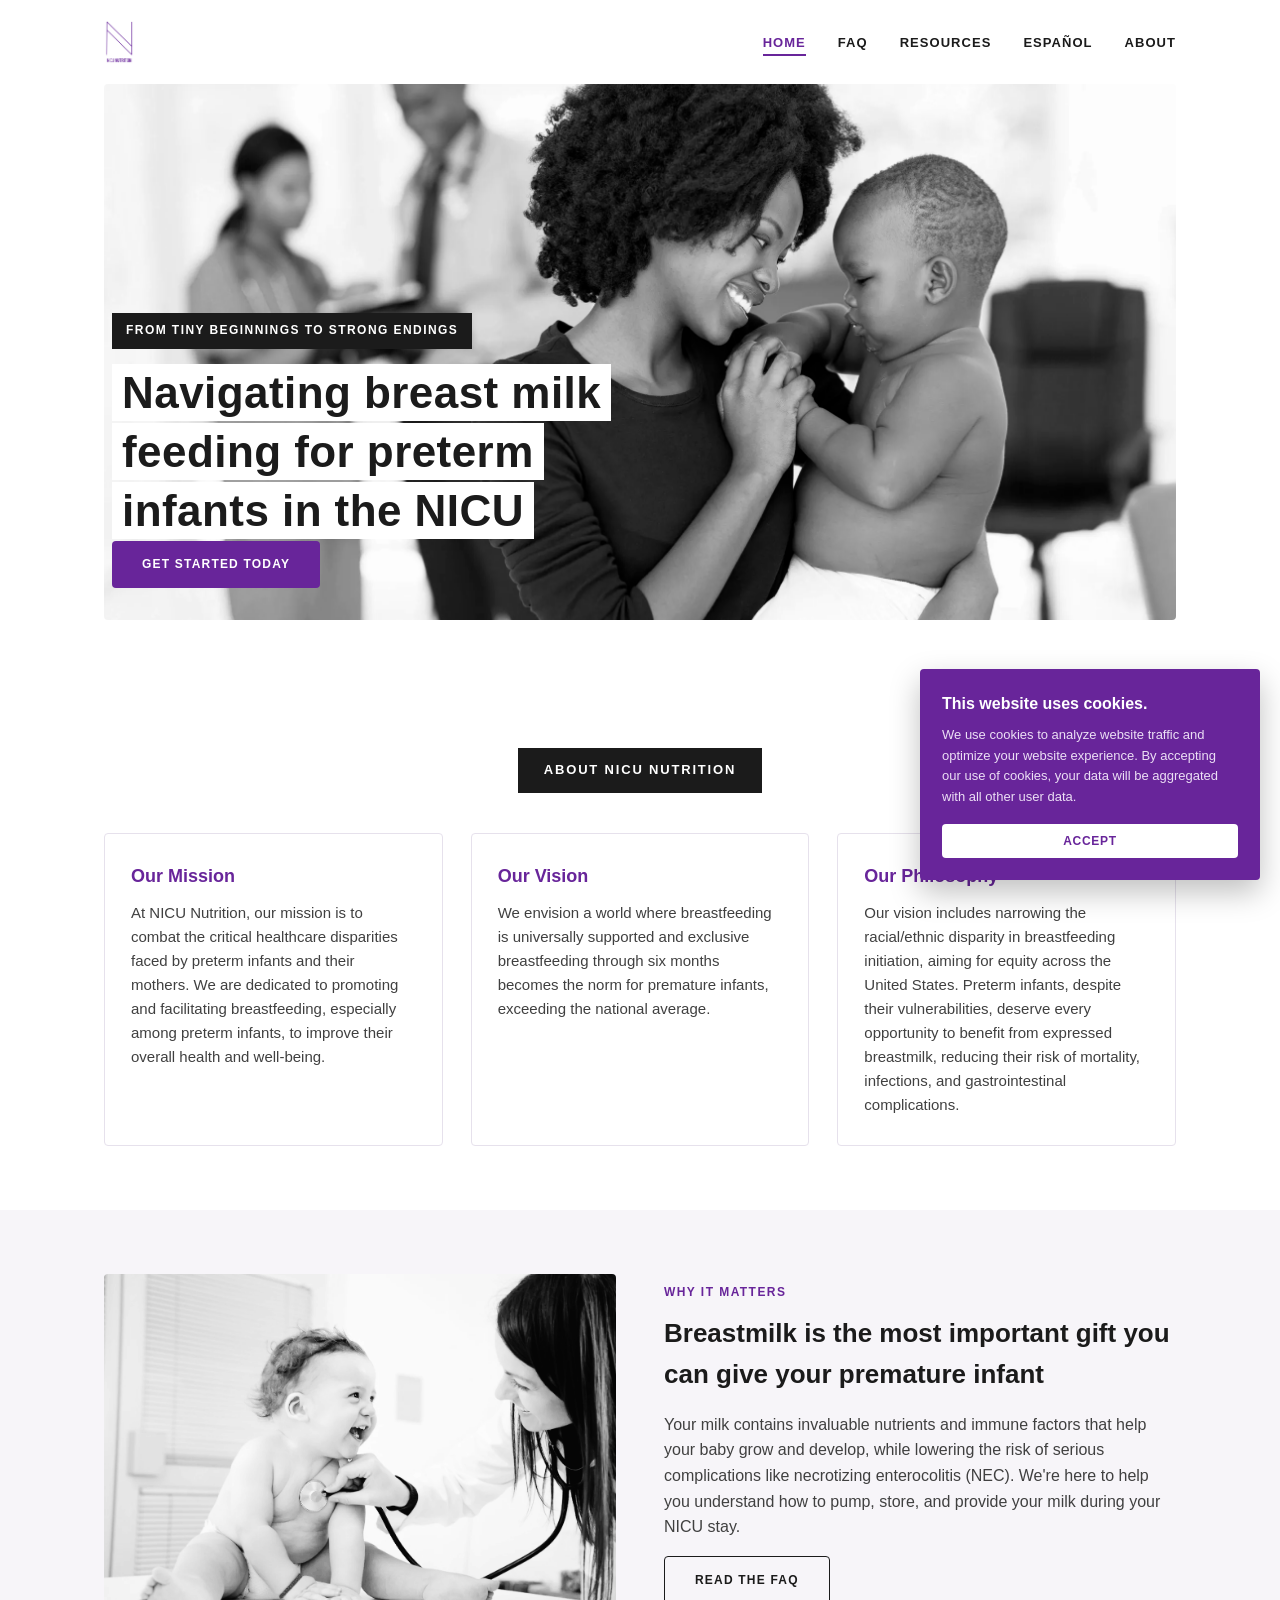
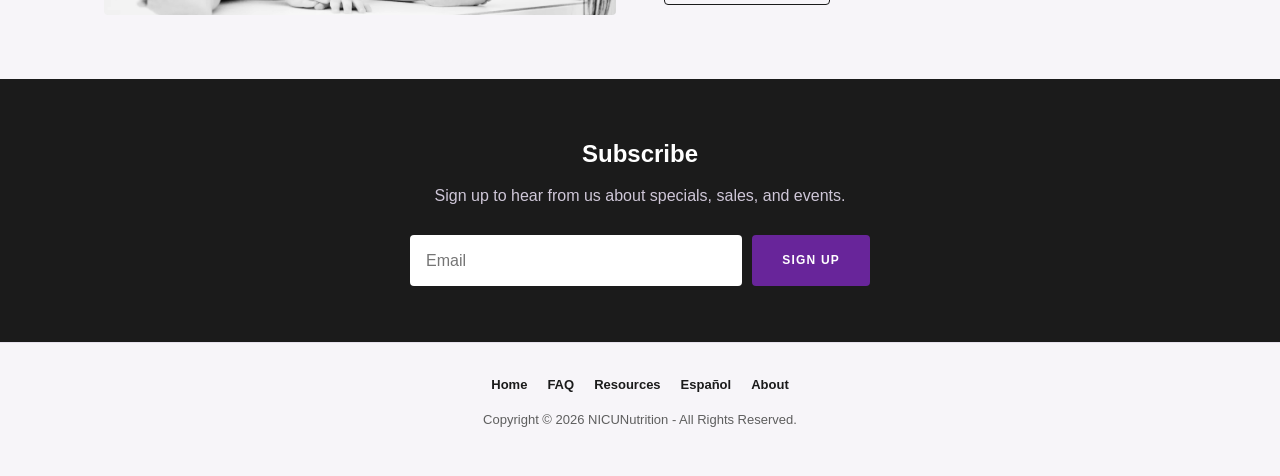
<file: index.html>
<!DOCTYPE html>
<html lang="en">
<head>
<meta charset="UTF-8">
<meta name="viewport" content="width=device-width, initial-scale=1.0">
<title>NICU Nutrition | Breast Milk Feeding for Preterm Infants</title>
<meta name="description" content="NICU Nutrition helps mothers of preterm infants navigate breast milk feeding in the NICU, from tiny beginnings to strong endings.">
<link rel="icon" href="assets/img/logo.png">
<link rel="stylesheet" href="assets/css/style.css">
</head>
<body>

<header class="site-header">
  <a class="brand" href="index.html">
    <img src="assets/img/logo.png" alt="NICU Nutrition logo">
  </a>
  <button class="nav-toggle" aria-label="Toggle navigation">&#9776;</button>
  <nav>
    <ul class="site-nav">
      <li><a href="index.html" aria-current="page">Home</a></li>
      <li><a href="faq.html">FAQ</a></li>
      <li><a href="resources.html">Resources</a></li>
      <li><a href="espanol.html">Español</a></li>
      <li><a href="about.html">About</a></li>
    </ul>
  </nav>
</header>

<main>

  <div class="hero">
    <div class="hero-media">
      <img src="assets/img/hero-baby.png" alt="A parent gently cradling the head of a premature baby in the NICU">
    </div>
    <div class="hero-copy">
      <span class="eyebrow">From tiny beginnings to strong endings</span>
      <h1>Navigating breast milk feeding for preterm infants in the NICU</h1>
      <br>
      <a class="btn" href="faq.html">Get Started Today</a>
    </div>
  </div>

  <section>
    <div class="wrap">
      <div class="page-title" style="margin-top:0;">
        <h1>About NICU Nutrition</h1>
      </div>
      <div class="pillars">
        <div class="pillar">
          <h3>Our Mission</h3>
          <p>At NICU Nutrition, our mission is to combat the critical healthcare disparities faced by preterm infants and their mothers. We are dedicated to promoting and facilitating breastfeeding, especially among preterm infants, to improve their overall health and well-being.</p>
        </div>
        <div class="pillar">
          <h3>Our Vision</h3>
          <p>We envision a world where breastfeeding is universally supported and exclusive breastfeeding through six months becomes the norm for premature infants, exceeding the national average.</p>
        </div>
        <div class="pillar">
          <h3>Our Philosophy</h3>
          <p>Our vision includes narrowing the racial/ethnic disparity in breastfeeding initiation, aiming for equity across the United States. Preterm infants, despite their vulnerabilities, deserve every opportunity to benefit from expressed breastmilk, reducing their risk of mortality, infections, and gastrointestinal complications.</p>
        </div>
      </div>
    </div>
  </section>

  <section class="section-alt">
    <div class="wrap">
      <div class="split">
        <div class="split-media">
          <img src="assets/img/baby-stethoscope.png" alt="A smiling baby being examined with a stethoscope">
        </div>
        <div class="split-copy">
          <div class="kicker">Why it matters</div>
          <h2>Breastmilk is the most important gift you can give your premature infant</h2>
          <p>Your milk contains invaluable nutrients and immune factors that help your baby grow and develop, while lowering the risk of serious complications like necrotizing enterocolitis (NEC). We're here to help you understand how to pump, store, and provide your milk during your NICU stay.</p>
          <a class="btn btn-outline" href="faq.html">Read the FAQ</a>
        </div>
      </div>
    </div>
  </section>

  <div class="newsletter">
    <div class="wrap">
      <h2>Subscribe</h2>
      <p>Sign up to hear from us about specials, sales, and events.</p>
      <form class="newsletter-form">
        <input type="email" placeholder="Email" required aria-label="Email">
        <button type="submit" class="btn">Sign Up</button>
      </form>
    </div>
  </div>

</main>

<footer class="site-footer">
  <div class="wrap">
    <ul class="foot-links">
      <li><a href="index.html">Home</a></li>
      <li><a href="faq.html">FAQ</a></li>
      <li><a href="resources.html">Resources</a></li>
      <li><a href="espanol.html">Español</a></li>
      <li><a href="about.html">About</a></li>
    </ul>
    <p>Copyright &copy; 2026 NICUNutrition - All Rights Reserved.</p>
  </div>
</footer>

<div id="cookie-banner">
  <h2>This website uses cookies.</h2>
  <p>We use cookies to analyze website traffic and optimize your website experience. By accepting our use of cookies, your data will be aggregated with all other user data.</p>
  <button id="cookie-accept">Accept</button>
</div>
<script data-goatcounter="https://nicunutrition1.goatcounter.com/count"
        async src="//gc.zgo.at/count.js"></script>
<script src="assets/js/main.js"></script>
</body>
</html>
</file>
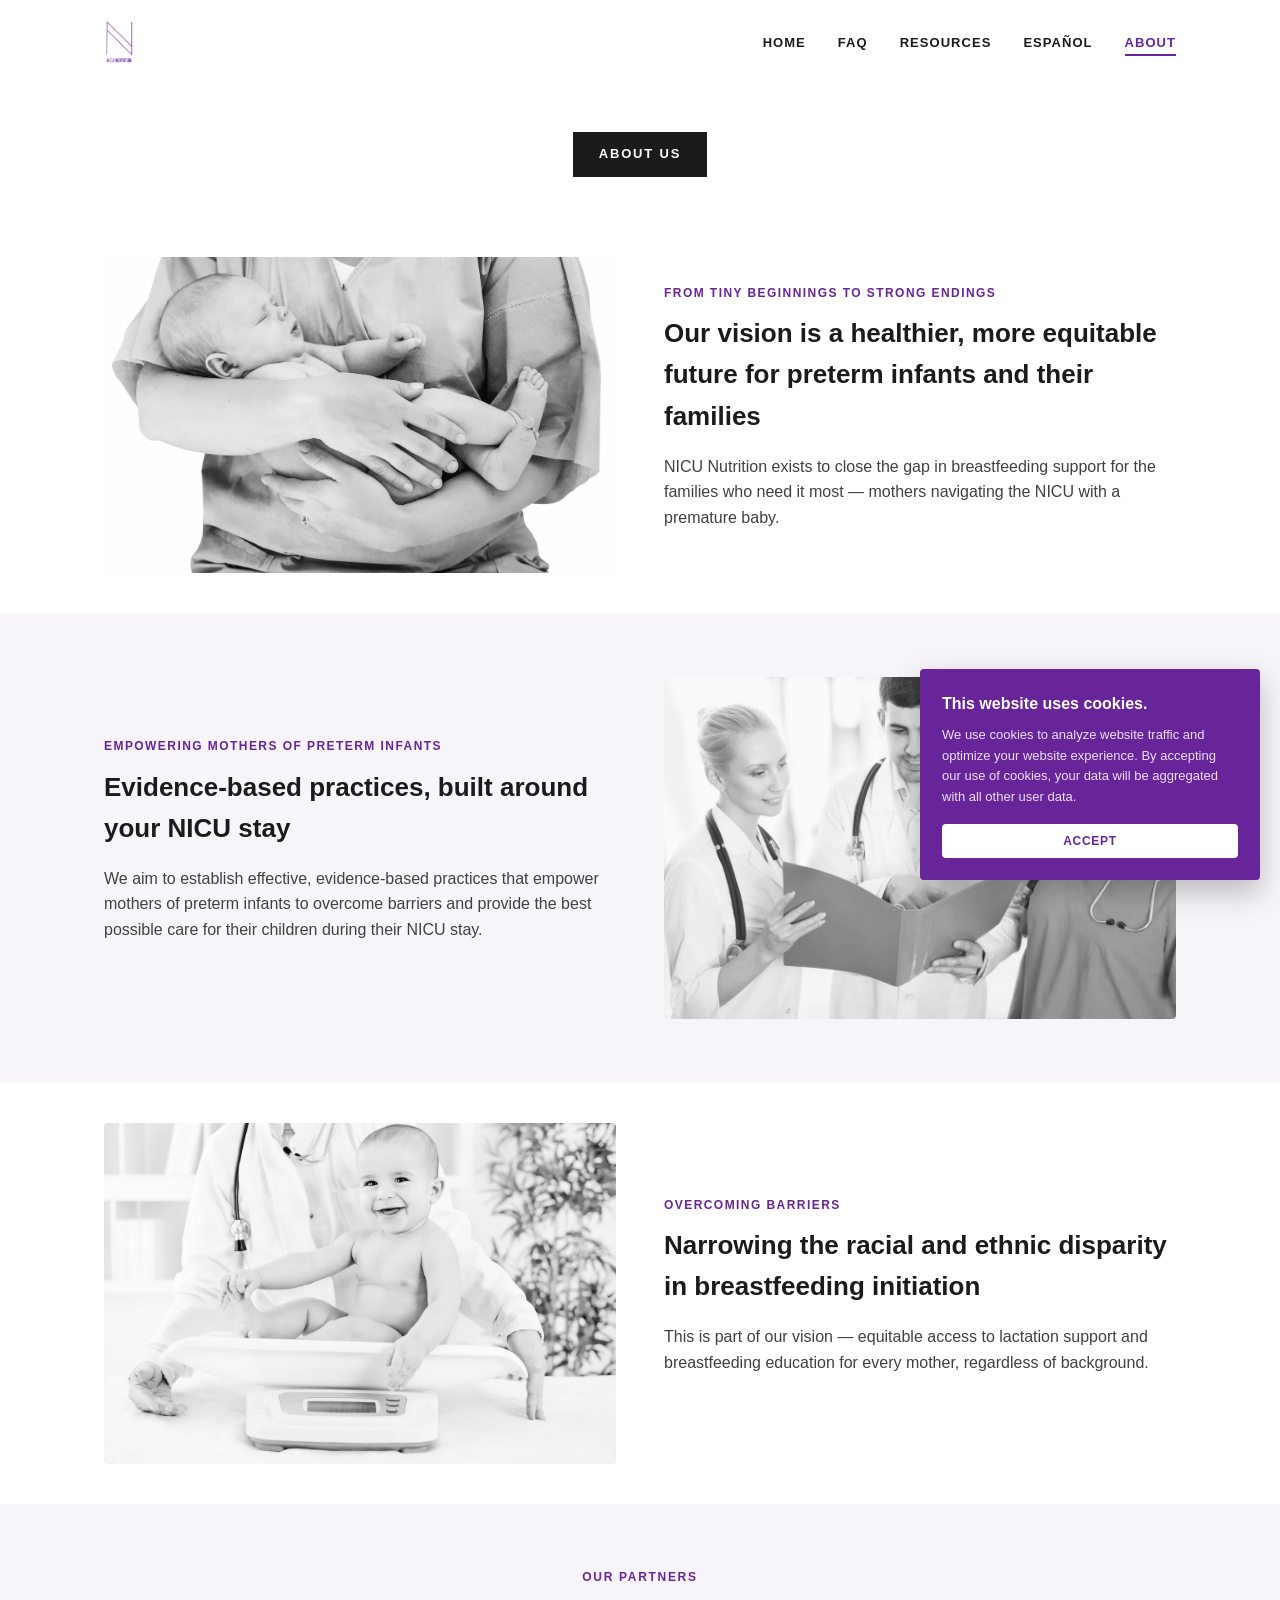
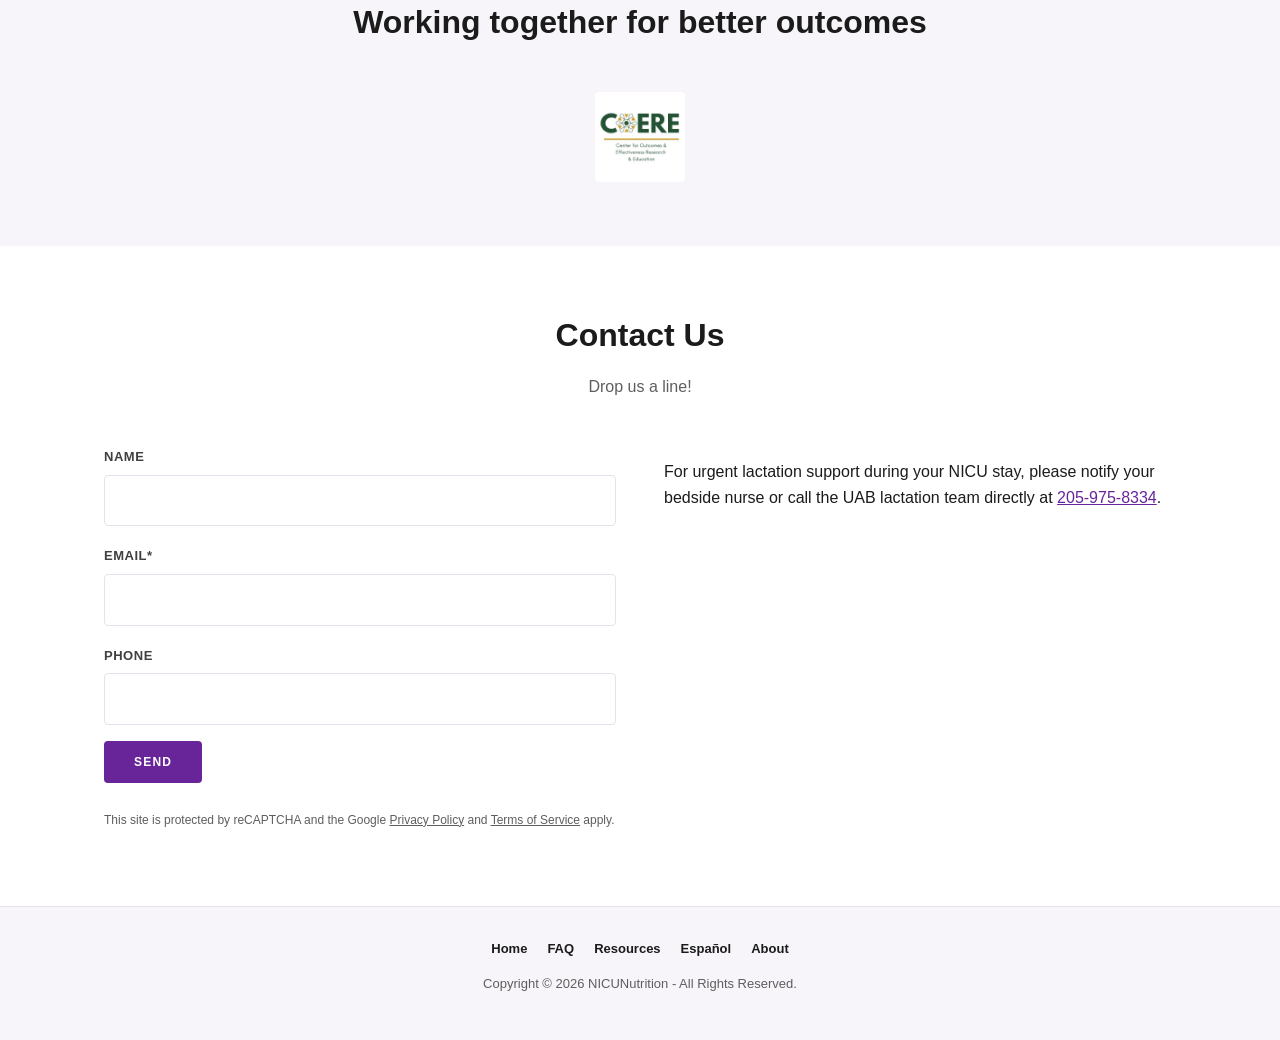
<file: about.html>
<!DOCTYPE html>
<html lang="en">
<head>
<meta charset="UTF-8">
<meta name="viewport" content="width=device-width, initial-scale=1.0">
<title>About Us | NICU Nutrition</title>
<meta name="description" content="Learn about NICU Nutrition's mission to empower mothers of preterm infants and narrow racial and ethnic disparities in breastfeeding initiation.">
<link rel="icon" href="assets/img/logo.png">
<link rel="stylesheet" href="assets/css/style.css">
</head>
<body>

<header class="site-header">
  <a class="brand" href="index.html">
    <img src="assets/img/logo.png" alt="NICU Nutrition logo">
  </a>
  <button class="nav-toggle" aria-label="Toggle navigation">&#9776;</button>
  <nav>
    <ul class="site-nav">
      <li><a href="index.html">Home</a></li>
      <li><a href="faq.html">FAQ</a></li>
      <li><a href="resources.html">Resources</a></li>
      <li><a href="espanol.html">Español</a></li>
      <li><a href="about.html" aria-current="page">About</a></li>
    </ul>
  </nav>
</header>

<main>

  <div class="page-title">
    <h1>About Us</h1>
  </div>

  <section class="tight">
    <div class="wrap">
      <div class="split">
        <div class="split-media">
          <img src="assets/img/parent-baby-arms.png" alt="A parent holding a sleeping newborn">
        </div>
        <div class="split-copy">
          <div class="kicker">From tiny beginnings to strong endings</div>
          <h2>Our vision is a healthier, more equitable future for preterm infants and their families</h2>
          <p>NICU Nutrition exists to close the gap in breastfeeding support for the families who need it most — mothers navigating the NICU with a premature baby.</p>
        </div>
      </div>
    </div>
  </section>

  <section class="section-alt">
    <div class="wrap">
      <div class="split reverse">
        <div class="split-media">
          <img src="assets/img/doctors-chart.png" alt="Clinicians reviewing a chart together">
        </div>
        <div class="split-copy">
          <div class="kicker">Empowering mothers of preterm infants</div>
          <h2>Evidence-based practices, built around your NICU stay</h2>
          <p>We aim to establish effective, evidence-based practices that empower mothers of preterm infants to overcome barriers and provide the best possible care for their children during their NICU stay.</p>
        </div>
      </div>
    </div>
  </section>

  <section class="tight">
    <div class="wrap">
      <div class="split">
        <div class="split-media">
          <img src="assets/img/baby-scale.png" alt="A pediatrician smiling with a happy baby">
        </div>
        <div class="split-copy">
          <div class="kicker">Overcoming barriers</div>
          <h2>Narrowing the racial and ethnic disparity in breastfeeding initiation</h2>
          <p>This is part of our vision — equitable access to lactation support and breastfeeding education for every mother, regardless of background.</p>
        </div>
      </div>
    </div>
  </section>

  <section class="section-alt">
    <div class="wrap">
      <div class="section-head">
        <div class="kicker">Our Partners</div>
        <h2>Working together for better outcomes</h2>
      </div>
      <div class="partners">
        <img src="assets/img/coere-logo.jpg" alt="UAB Center for Outcomes & Effectiveness Research & Education (COERE) logo">
      </div>
    </div>
  </section>

  <section>
    <div class="wrap">
      <div class="section-head">
        <h2>Contact Us</h2>
        <p>Drop us a line!</p>
      </div>
      <div class="contact-wrap">
        <form class="contact-form">
          <div>
            <label for="name">Name</label>
            <input type="text" id="name" name="name">
          </div>
          <div>
            <label for="email">Email*</label>
            <input type="email" id="email" name="email" required>
          </div>
          <div>
            <label for="phone">Phone</label>
            <input type="tel" id="phone" name="phone">
          </div>
          <div>
            <button type="submit" class="btn">Send</button>
          </div>
          <p class="form-fine-print">This site is protected by reCAPTCHA and the Google <a href="https://policies.google.com/privacy" target="_blank" rel="noopener">Privacy Policy</a> and <a href="https://policies.google.com/terms" target="_blank" rel="noopener">Terms of Service</a> apply.</p>
        </form>
        <div>
          <p>For urgent lactation support during your NICU stay, please notify your bedside nurse or call the UAB lactation team directly at <a href="tel:2059758334">205-975-8334</a>.</p>
        </div>
      </div>
    </div>
  </section>

</main>

<footer class="site-footer">
  <div class="wrap">
    <ul class="foot-links">
      <li><a href="index.html">Home</a></li>
      <li><a href="faq.html">FAQ</a></li>
      <li><a href="resources.html">Resources</a></li>
      <li><a href="espanol.html">Español</a></li>
      <li><a href="about.html">About</a></li>
    </ul>
    <p>Copyright &copy; 2026 NICUNutrition - All Rights Reserved.</p>
  </div>
</footer>

<div id="cookie-banner">
  <h2>This website uses cookies.</h2>
  <p>We use cookies to analyze website traffic and optimize your website experience. By accepting our use of cookies, your data will be aggregated with all other user data.</p>
  <button id="cookie-accept">Accept</button>
</div>

<script src="assets/js/main.js"></script>
</body>
</html>
</file>
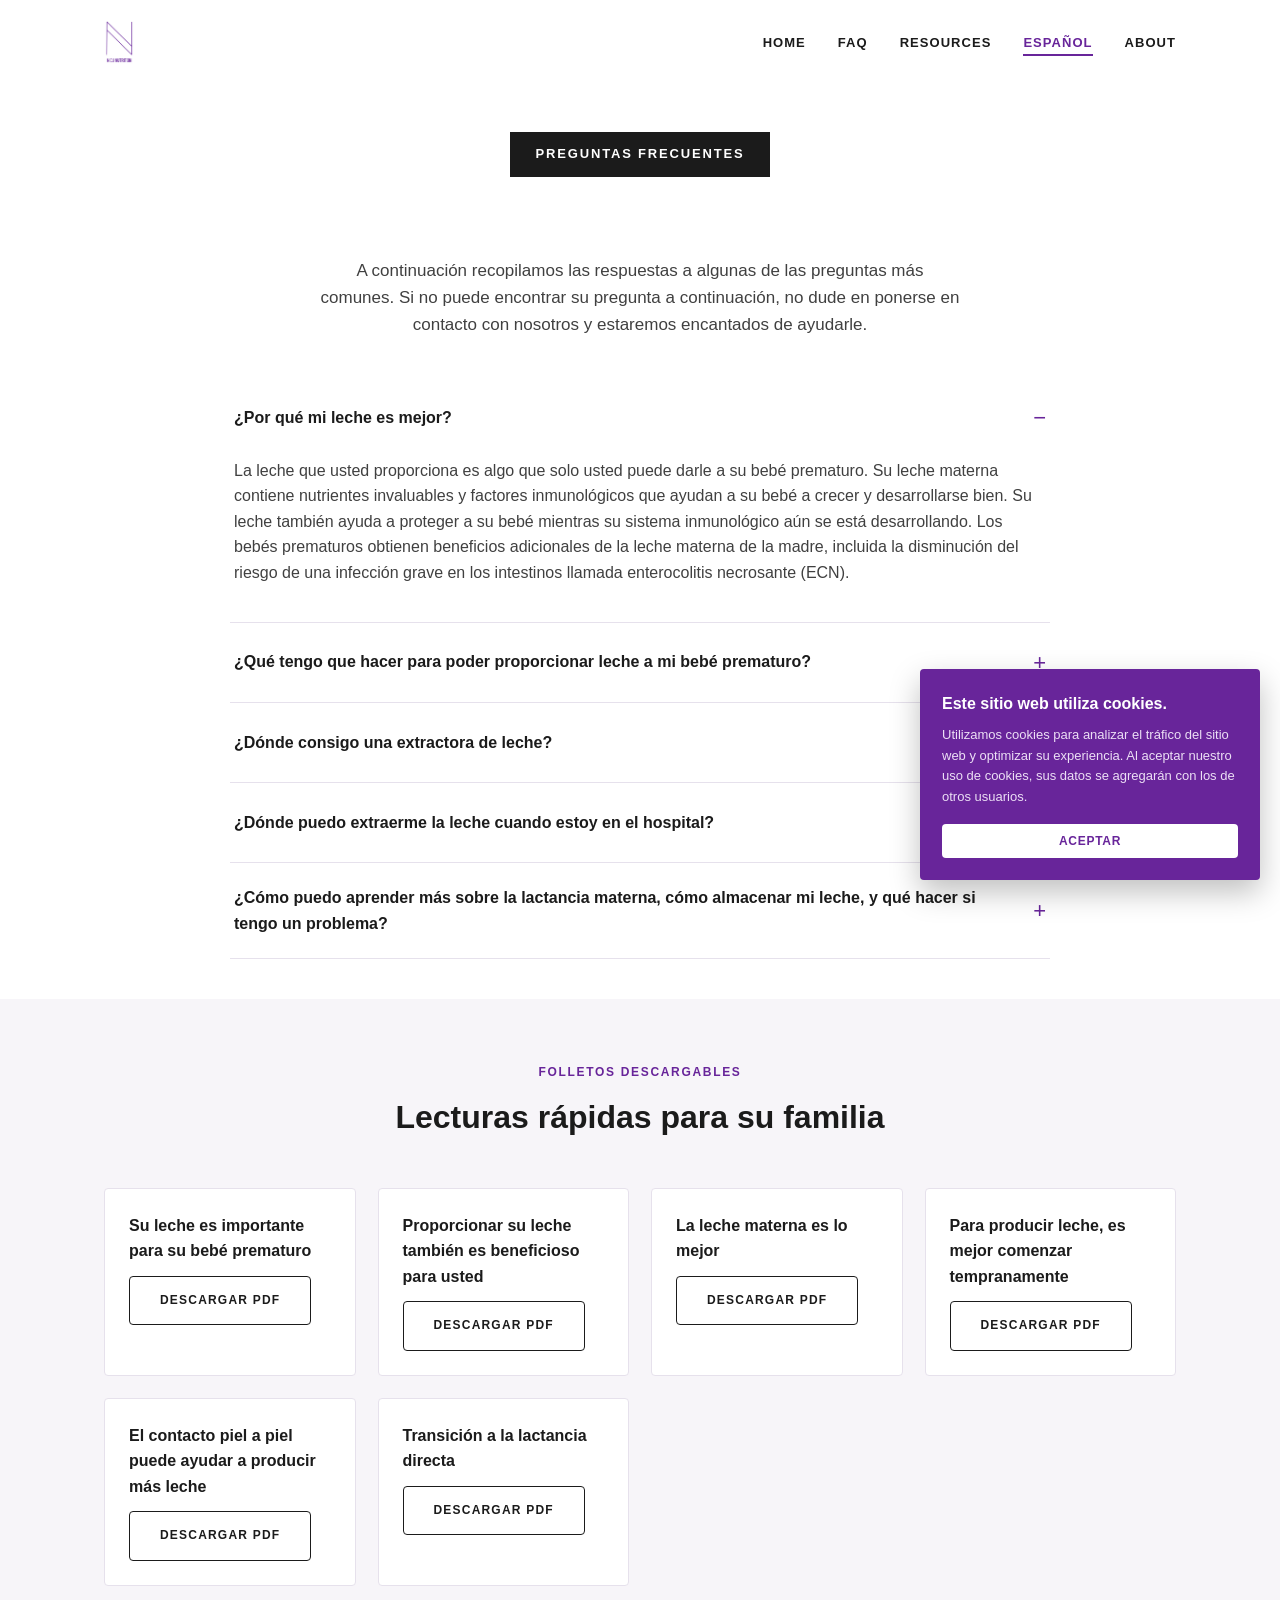
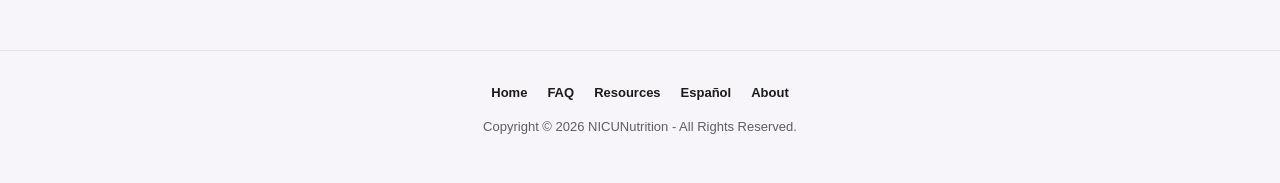
<file: espanol.html>
<!DOCTYPE html>
<html lang="es">
<head>
<meta charset="UTF-8">
<meta name="viewport" content="width=device-width, initial-scale=1.0">
<title>Preguntas Frecuentes | NICU Nutrition</title>
<meta name="description" content="Respuestas en español a preguntas frecuentes sobre la lactancia materna y la extracción de leche para bebés prematuros en la UCIN.">
<link rel="icon" href="assets/img/logo.png">
<link rel="stylesheet" href="assets/css/style.css">
</head>
<body>

<header class="site-header">
  <a class="brand" href="index.html">
    <img src="assets/img/logo.png" alt="Logo de NICU Nutrition">
  </a>
  <button class="nav-toggle" aria-label="Alternar navegación">&#9776;</button>
  <nav>
    <ul class="site-nav">
      <li><a href="index.html">Home</a></li>
      <li><a href="faq.html">FAQ</a></li>
      <li><a href="resources.html">Resources</a></li>
      <li><a href="espanol.html" aria-current="page">Español</a></li>
      <li><a href="about.html">About</a></li>
    </ul>
  </nav>
</header>

<main>

  <div class="page-title">
    <h1>Preguntas Frecuentes</h1>
  </div>

  <section class="tight">
    <div class="wrap">
      <p class="faq-intro">A continuación recopilamos las respuestas a algunas de las preguntas más comunes. Si no puede encontrar su pregunta a continuación, no dude en ponerse en contacto con nosotros y estaremos encantados de ayudarle.</p>

      <div class="faq-list">

        <details class="faq-item" open>
          <summary>¿Por qué mi leche es mejor?</summary>
          <div class="faq-body">
            <p>La leche que usted proporciona es algo que solo usted puede darle a su bebé prematuro. Su leche materna contiene nutrientes invaluables y factores inmunológicos que ayudan a su bebé a crecer y desarrollarse bien. Su leche también ayuda a proteger a su bebé mientras su sistema inmunológico aún se está desarrollando. Los bebés prematuros obtienen beneficios adicionales de la leche materna de la madre, incluida la disminución del riesgo de una infección grave en los intestinos llamada enterocolitis necrosante (ECN).</p>
          </div>
        </details>

        <details class="faq-item">
          <summary>¿Qué tengo que hacer para poder proporcionar leche a mi bebé prematuro?</summary>
          <div class="faq-body">
            <p>La lactancia materna es diferente cuando se tiene un bebé prematuro. Los bebés prematuros no son lo suficientemente fuertes para alimentarse del pecho, por lo que en su lugar reciben leche materna extraída. La leche se extrae con la ayuda de una extractora de leche eléctrica.</p>
            <p>Nosotros recomendamos comenzar la expresión manual tan pronto como sea posible después del nacimiento. Su enfermera le ayudará a comenzar a extraer leche dentro de las primeras 6 horas después del nacimiento de su bebé prematuro. La extracción frecuente (8-12 veces por día, incluyendo por lo menos una sesión de extracción durante la noche) imitará la frecuencia del patrón de alimentación de un recién nacido y promoverá un buen suministro de leche.</p>
          </div>
        </details>

        <details class="faq-item">
          <summary>¿Dónde consigo una extractora de leche?</summary>
          <div class="faq-body">
            <p>Habrá una extractora de leche (bomba) al lado de la cama de su bebé para que usted la pueda utilizar mientras esté en el hospital. Si aún no tiene una extractora de leche en su casa, su especialista en lactancia le dará información sobre cómo conseguir una extractora pequeña de bajo costo o sin costo para usted. Usted necesitará una extractora de leche en casa para cuando le den de alta del hospital.</p>
          </div>
        </details>

        <details class="faq-item">
          <summary>¿Dónde puedo extraerme la leche cuando estoy en el hospital?</summary>
          <div class="faq-body">
            <p>En la mayoría de los casos, puede permanecer en la habitación de su bebé las 24 horas del día, los 7 días de la semana. Le animamos a extraer leche al lado de la cama de su bebé. Estar más cerca de su bebé durante la extracción puede aumentar la cantidad de leche que usted produce.</p>
          </div>
        </details>

        <details class="faq-item">
          <summary>¿Cómo puedo aprender más sobre la lactancia materna, cómo almacenar mi leche, y qué hacer si tengo un problema?</summary>
          <div class="faq-body">
            <p>Una asesora de lactancia se reunirá con usted después de que nazca su bebé para ayudarla, guiarla y apoyarla durante la extracción de su leche. La asesora de lactancia le proporcionará un paquete con toda la información que necesita para saber sobre los beneficios de amamantar, cómo aumentar el volumen de leche, cómo usar una extractora de leche, y cómo almacenar su leche. El asesor de lactancia también podrá responder a sus preguntas sobre la lactancia y la extracción de leche.</p>
          </div>
        </details>

      </div>
    </div>
  </section>

  <section class="section-alt">
    <div class="wrap">
      <div class="section-head">
        <div class="kicker">Folletos descargables</div>
        <h2>Lecturas rápidas para su familia</h2>
      </div>
      <div class="card-grid">
        <div class="card">
          <h3>Su leche es importante para su bebé prematuro</h3>
          <a class="btn btn-outline" href="assets/pdf/milk-matters-es.pdf" target="_blank" rel="noopener">Descargar PDF</a>
        </div>
        <div class="card">
          <h3>Proporcionar su leche también es beneficioso para usted</h3>
          <a class="btn btn-outline" href="assets/pdf/mother-benefits-es.pdf" target="_blank" rel="noopener">Descargar PDF</a>
        </div>
        <div class="card">
          <h3>La leche materna es lo mejor</h3>
          <a class="btn btn-outline" href="assets/pdf/importance-of-breast-milk-es.pdf" target="_blank" rel="noopener">Descargar PDF</a>
        </div>
        <div class="card">
          <h3>Para producir leche, es mejor comenzar tempranamente</h3>
          <a class="btn btn-outline" href="assets/pdf/pumping-hand-expression-es.pdf" target="_blank" rel="noopener">Descargar PDF</a>
        </div>
        <div class="card">
          <h3>El contacto piel a piel puede ayudar a producir más leche</h3>
          <a class="btn btn-outline" href="assets/pdf/skin-to-skin-care-es.pdf" target="_blank" rel="noopener">Descargar PDF</a>
        </div>
        <div class="card">
          <h3>Transición a la lactancia directa</h3>
          <a class="btn btn-outline" href="assets/pdf/transition-direct-breastfeeding-es.pdf" target="_blank" rel="noopener">Descargar PDF</a>
        </div>
      </div>
    </div>
  </section>

</main>

<footer class="site-footer">
  <div class="wrap">
    <ul class="foot-links">
      <li><a href="index.html">Home</a></li>
      <li><a href="faq.html">FAQ</a></li>
      <li><a href="resources.html">Resources</a></li>
      <li><a href="espanol.html">Español</a></li>
      <li><a href="about.html">About</a></li>
    </ul>
    <p>Copyright &copy; 2026 NICUNutrition - All Rights Reserved.</p>
  </div>
</footer>

<div id="cookie-banner">
  <h2>Este sitio web utiliza cookies.</h2>
  <p>Utilizamos cookies para analizar el tráfico del sitio web y optimizar su experiencia. Al aceptar nuestro uso de cookies, sus datos se agregarán con los de otros usuarios.</p>
  <button id="cookie-accept">Aceptar</button>
</div>

<script src="assets/js/main.js"></script>
</body>
</html>
</file>
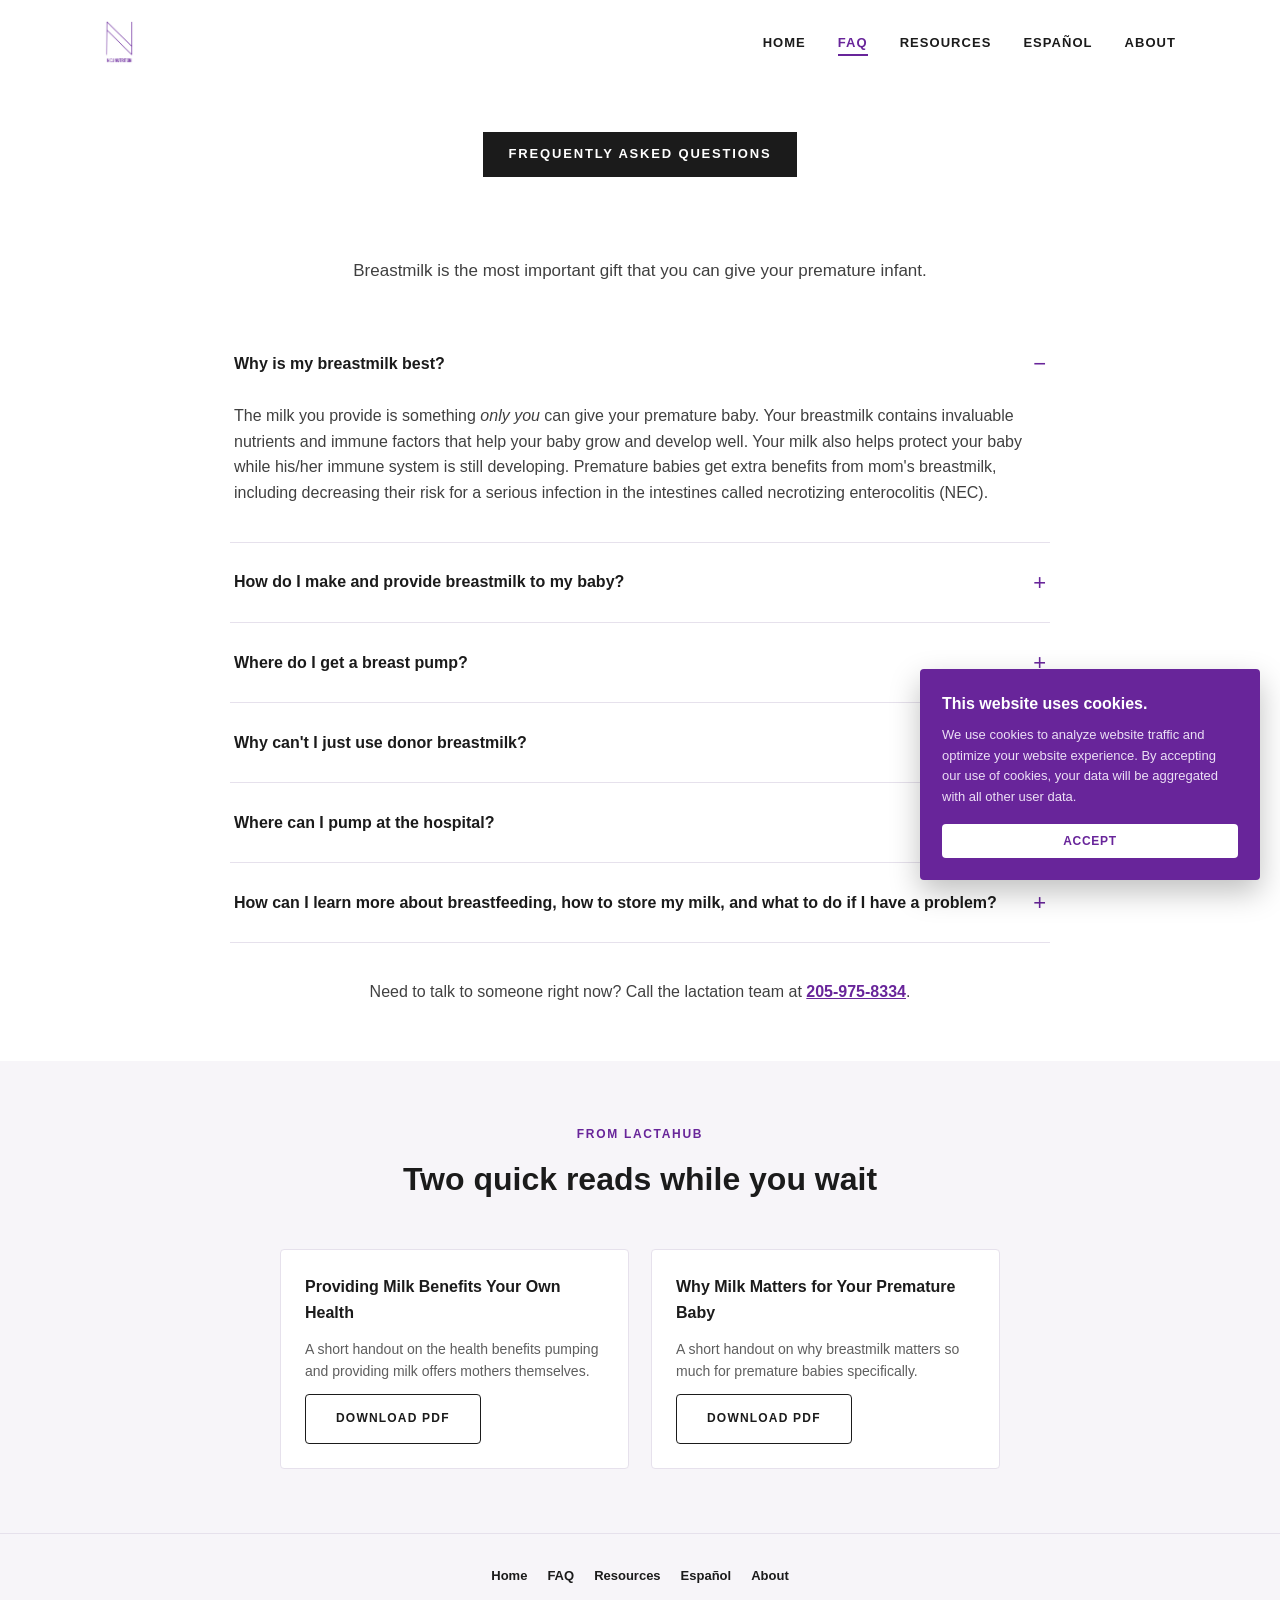
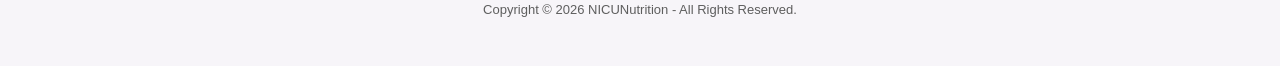
<file: faq.html>
<!DOCTYPE html>
<html lang="en">
<head>
<meta charset="UTF-8">
<meta name="viewport" content="width=device-width, initial-scale=1.0">
<title>FAQ | NICU Nutrition</title>
<meta name="description" content="Answers to common questions about pumping, breastmilk, and lactation support for parents of preterm infants in the NICU.">
<link rel="icon" href="assets/img/logo.png">
<link rel="stylesheet" href="assets/css/style.css">
</head>
<body>

<header class="site-header">
  <a class="brand" href="index.html">
    <img src="assets/img/logo.png" alt="NICU Nutrition logo">
  </a>
  <button class="nav-toggle" aria-label="Toggle navigation">&#9776;</button>
  <nav>
    <ul class="site-nav">
      <li><a href="index.html">Home</a></li>
      <li><a href="faq.html" aria-current="page">FAQ</a></li>
      <li><a href="resources.html">Resources</a></li>
      <li><a href="espanol.html">Español</a></li>
      <li><a href="about.html">About</a></li>
    </ul>
  </nav>
</header>

<main>

  <div class="page-title">
    <h1>Frequently Asked Questions</h1>
  </div>

  <section class="tight">
    <div class="wrap">
      <p class="faq-intro">Breastmilk is the most important gift that you can give your premature infant.</p>

      <div class="faq-list">

        <details class="faq-item" open>
          <summary>Why is my breastmilk best?</summary>
          <div class="faq-body">
            <p>The milk you provide is something <em>only you</em> can give your premature baby. Your breastmilk contains invaluable nutrients and immune factors that help your baby grow and develop well. Your milk also helps protect your baby while his/her immune system is still developing. Premature babies get extra benefits from mom's breastmilk, including decreasing their risk for a serious infection in the intestines called necrotizing enterocolitis (NEC).</p>
          </div>
        </details>

        <details class="faq-item">
          <summary>How do I make and provide breastmilk to my baby?</summary>
          <div class="faq-body">
            <p>Breastfeeding is different when you have a premature baby. Premature babies are not strong enough to feed at the breast, so they receive expressed breastmilk instead. Breastmilk is expressed with the help of a breast pump.</p>
            <p>We highly recommend pumping as soon after birth as you are able. Your bedside nurse will help you get started pumping as soon as you are ready. Frequent pumping (every two to three hours) will mimic the frequency of a newborn's feeding pattern and promote a good milk supply.</p>
          </div>
        </details>

        <details class="faq-item">
          <summary>Where do I get a breast pump?</summary>
          <div class="faq-body">
            <p>There will be a pump at your baby's bedside for you to use in the hospital. If you do not have a pump at home yet, your nurse can contact the social worker to help you get a pump at little or no cost to you. You will need a breast pump at home by the time you are discharged from the hospital.</p>
          </div>
        </details>

        <details class="faq-item">
          <summary>Why can't I just use donor breastmilk?</summary>
          <div class="faq-body">
            <p>Your fresh milk is best for your baby. Donor human milk must be pasteurized for safety — pasteurization kills the infection-fighting live cells. It is a good bridge when a mother is actively pumping and trying to increase her own milk supply, but it is not an equal substitute.</p>
          </div>
        </details>

        <details class="faq-item">
          <summary>Where can I pump at the hospital?</summary>
          <div class="faq-body">
            <p>At UAB, you are able to stay 24/7 in your baby's room. We encourage you to pump at your baby's bedside. Being closer to your baby while pumping can increase the amount of milk you produce. There are also lactation rooms available for pumping.</p>
          </div>
        </details>

        <details class="faq-item">
          <summary>How can I learn more about breastfeeding, how to store my milk, and what to do if I have a problem?</summary>
          <div class="faq-body">
            <p>A lactation consultant will automatically meet you after your baby is born to help guide and support you through your breastfeeding and pumping journey. The lactation consultant will provide you with a larger packet that has information about the benefits of breastfeeding, increasing your milk volume, using a breast pump, hand expression, and storing your milk.</p>
            <p>The lactation consultant will also be able to answer your questions about breastfeeding and pumping. If you'd like to speak with a lactation consultant, please notify your bedside nurse, or call <a href="tel:2059758334">205-975-8334</a>.</p>
          </div>
        </details>

      </div>

      <p class="phone-note">Need to talk to someone right now? Call the lactation team at <a href="tel:2059758334">205-975-8334</a>.</p>
    </div>
  </section>

  <section class="section-alt">
    <div class="wrap">
      <div class="section-head">
        <div class="kicker">From LactaHub</div>
        <h2>Two quick reads while you wait</h2>
      </div>
      <div class="card-grid" style="max-width:720px;margin:0 auto;">
        <div class="card">
          <h3>Providing Milk Benefits Your Own Health</h3>
          <p>A short handout on the health benefits pumping and providing milk offers mothers themselves.</p>
          <a class="btn btn-outline" href="assets/pdf/mother-benefits-en.pdf" target="_blank" rel="noopener">Download PDF</a>
        </div>
        <div class="card">
          <h3>Why Milk Matters for Your Premature Baby</h3>
          <p>A short handout on why breastmilk matters so much for premature babies specifically.</p>
          <a class="btn btn-outline" href="assets/pdf/milk-matters-en.pdf" target="_blank" rel="noopener">Download PDF</a>
        </div>
      </div>
    </div>
  </section>

</main>

<footer class="site-footer">
  <div class="wrap">
    <ul class="foot-links">
      <li><a href="index.html">Home</a></li>
      <li><a href="faq.html">FAQ</a></li>
      <li><a href="resources.html">Resources</a></li>
      <li><a href="espanol.html">Español</a></li>
      <li><a href="about.html">About</a></li>
    </ul>
    <p>Copyright &copy; 2026 NICUNutrition - All Rights Reserved.</p>
  </div>
</footer>

<div id="cookie-banner">
  <h2>This website uses cookies.</h2>
  <p>We use cookies to analyze website traffic and optimize your website experience. By accepting our use of cookies, your data will be aggregated with all other user data.</p>
  <button id="cookie-accept">Accept</button>
</div>

<script src="assets/js/main.js"></script>
</body>
</html>
</file>
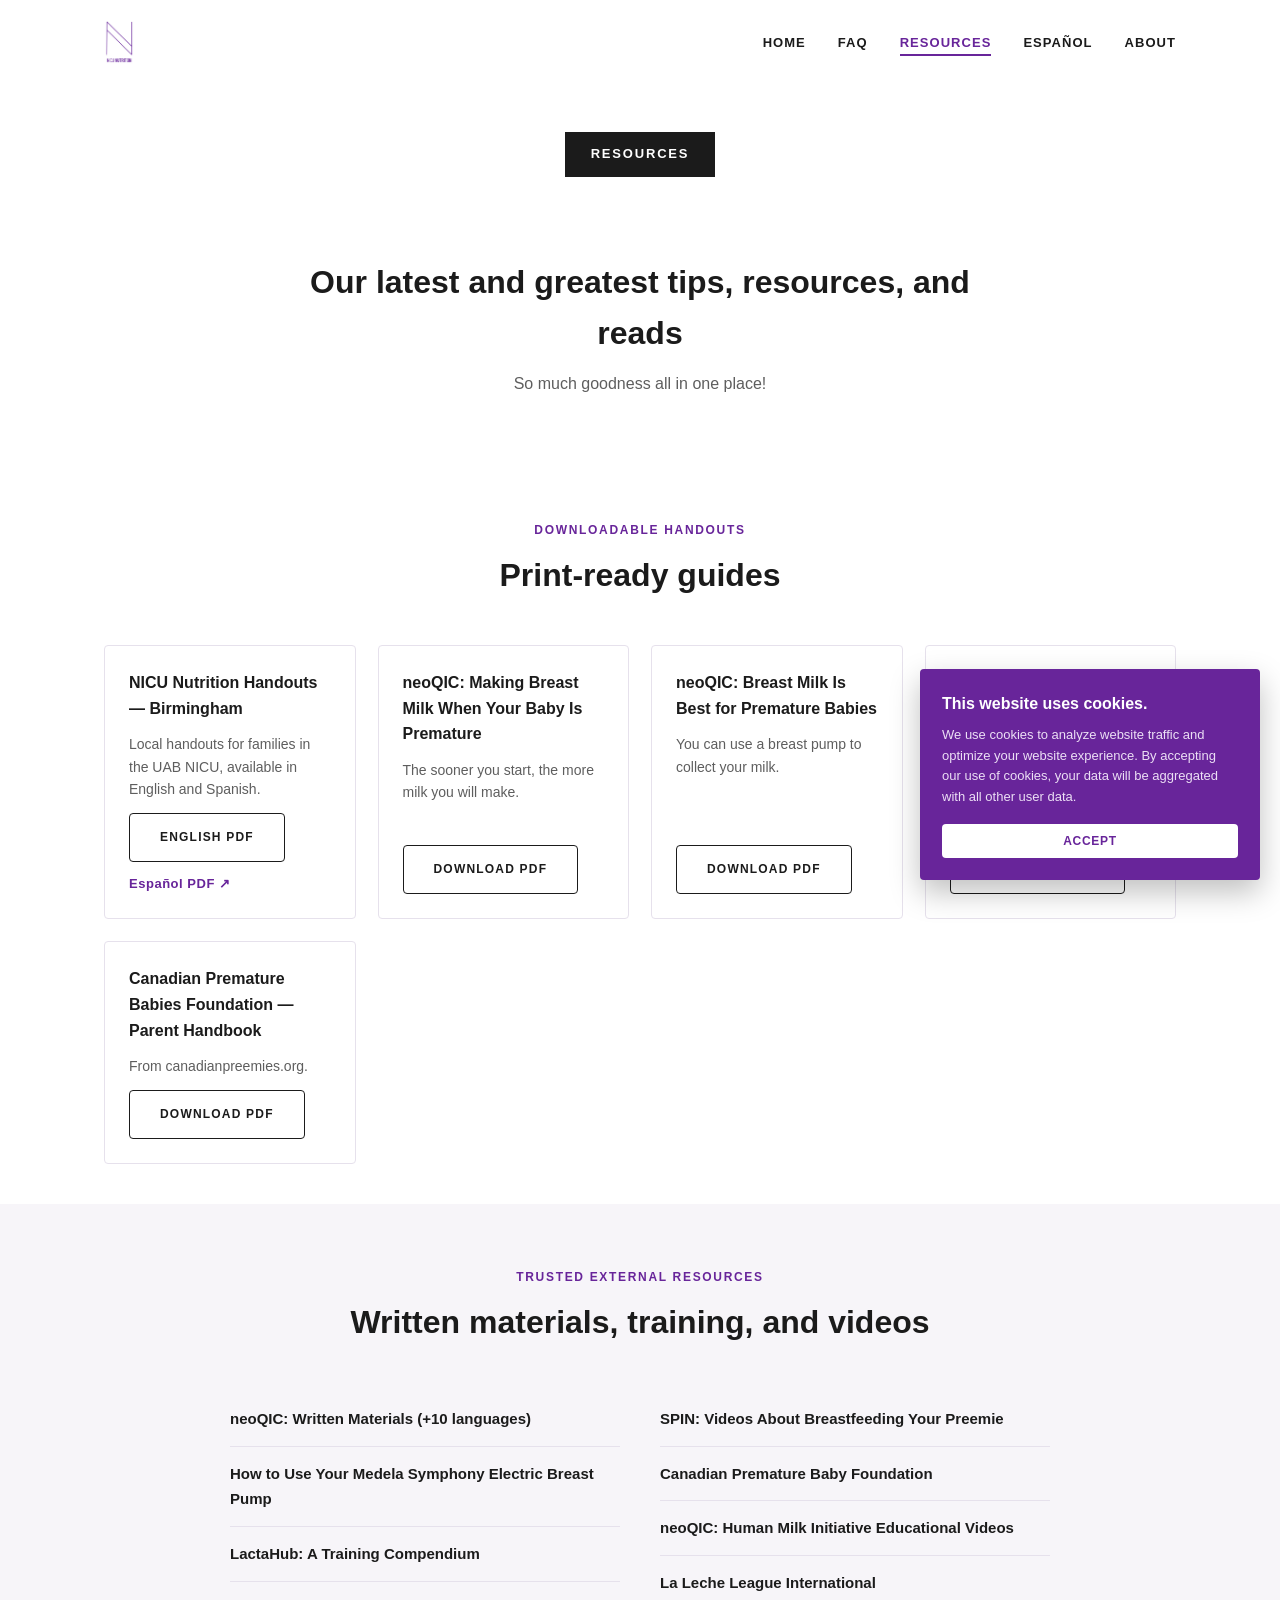
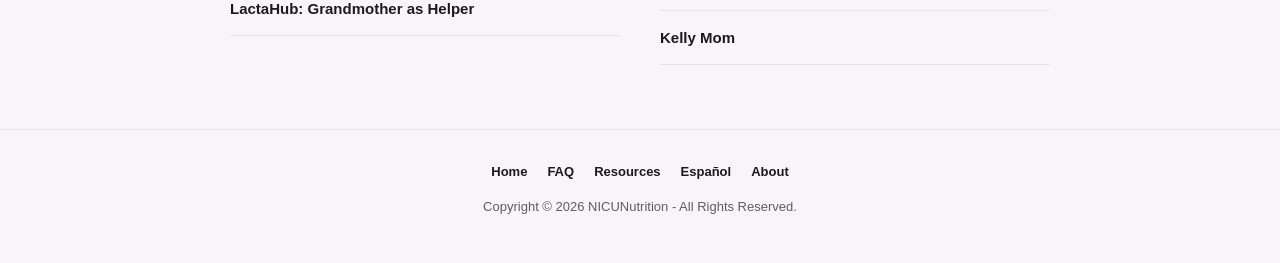
<file: resources.html>
<!DOCTYPE html>
<html lang="en">
<head>
<meta charset="UTF-8">
<meta name="viewport" content="width=device-width, initial-scale=1.0">
<title>Resources | NICU Nutrition</title>
<meta name="description" content="Handouts, videos, and trusted external resources on breastfeeding and pumping for preterm infants in the NICU.">
<link rel="icon" href="assets/img/logo.png">
<link rel="stylesheet" href="assets/css/style.css">
</head>
<body>

<header class="site-header">
  <a class="brand" href="index.html">
    <img src="assets/img/logo.png" alt="NICU Nutrition logo">
  </a>
  <button class="nav-toggle" aria-label="Toggle navigation">&#9776;</button>
  <nav>
    <ul class="site-nav">
      <li><a href="index.html">Home</a></li>
      <li><a href="faq.html">FAQ</a></li>
      <li><a href="resources.html" aria-current="page">Resources</a></li>
      <li><a href="espanol.html">Español</a></li>
      <li><a href="about.html">About</a></li>
    </ul>
  </nav>
</header>

<main>

  <div class="page-title">
    <h1>Resources</h1>
  </div>

  <section class="tight">
    <div class="wrap">
      <div class="section-head">
        <h2>Our latest and greatest tips, resources, and reads</h2>
        <p>So much goodness all in one place!</p>
      </div>
    </div>
  </section>

  <section class="tight">
    <div class="wrap">
      <div class="section-head">
        <div class="kicker">Downloadable handouts</div>
        <h2>Print-ready guides</h2>
      </div>
      <div class="card-grid">
        <div class="card">
          <h3>NICU Nutrition Handouts — Birmingham</h3>
          <p>Local handouts for families in the UAB NICU, available in English and Spanish.</p>
          <a class="btn btn-outline" href="assets/pdf/birmingham-handout-en.pdf" target="_blank" rel="noopener">English PDF</a>
          <a class="link-out" href="assets/pdf/birmingham-handout-es.pdf" target="_blank" rel="noopener">Español PDF</a>
        </div>
        <div class="card">
          <h3>neoQIC: Making Breast Milk When Your Baby Is Premature</h3>
          <p>The sooner you start, the more milk you will make.</p>
          <a class="btn btn-outline" href="assets/pdf/pumping-hand-expression-en.pdf" target="_blank" rel="noopener">Download PDF</a>
        </div>
        <div class="card">
          <h3>neoQIC: Breast Milk Is Best for Premature Babies</h3>
          <p>You can use a breast pump to collect your milk.</p>
          <a class="btn btn-outline" href="assets/pdf/importance-of-breast-milk-en.pdf" target="_blank" rel="noopener">Download PDF</a>
        </div>
        <div class="card">
          <h3>Canadian Premature Babies Foundation — Providing Breast Milk</h3>
          <p>From canadianpreemies.org.</p>
          <a class="btn btn-outline" href="assets/pdf/early-pumping-cpbf.pdf" target="_blank" rel="noopener">Download PDF</a>
        </div>
        <div class="card">
          <h3>Canadian Premature Babies Foundation — Parent Handbook</h3>
          <p>From canadianpreemies.org.</p>
          <a class="btn btn-outline" href="assets/pdf/breastmilk-booklet-cpbf.pdf" target="_blank" rel="noopener">Download PDF</a>
        </div>
      </div>
    </div>
  </section>

  <section class="section-alt">
    <div class="wrap">
      <div class="section-head">
        <div class="kicker">Trusted external resources</div>
        <h2>Written materials, training, and videos</h2>
      </div>
      <ul class="link-list">
        <li><a href="https://pnqinma.org/human-milk-initiative-educational-written-materials/" target="_blank" rel="noopener">neoQIC: Written Materials (+10 languages)</a></li>
        <li><a href="https://youtu.be/a08YJrS8ZnA?si=uWeX57ZPyVIrE-GD" target="_blank" rel="noopener">How to Use Your Medela Symphony Electric Breast Pump</a></li>
        <li><a href="https://lactahub.org/nicu-training" target="_blank" rel="noopener">LactaHub: A Training Compendium</a></li>
        <li><a href="https://lactahub.org/category7-grandmother-support-and-engagement/" target="_blank" rel="noopener">LactaHub: Grandmother as Helper</a></li>
        <li><a href="https://health.ucsd.edu/care/pregnancy-birth/nicu/breastfeeding-premature-baby#resources-for-parents" target="_blank" rel="noopener">SPIN: Videos About Breastfeeding Your Preemie</a></li>
        <li><a href="https://www.cpbf-fbpc.org/feeding" target="_blank" rel="noopener">Canadian Premature Baby Foundation</a></li>
        <li><a href="https://pnqinma.org/human-milk-educational-videos/" target="_blank" rel="noopener">neoQIC: Human Milk Initiative Educational Videos</a></li>
        <li><a href="https://llli.org/" target="_blank" rel="noopener">La Leche League International</a></li>
        <li><a href="https://kellymom.com/" target="_blank" rel="noopener">Kelly Mom</a></li>
      </ul>
    </div>
  </section>

</main>

<footer class="site-footer">
  <div class="wrap">
    <ul class="foot-links">
      <li><a href="index.html">Home</a></li>
      <li><a href="faq.html">FAQ</a></li>
      <li><a href="resources.html">Resources</a></li>
      <li><a href="espanol.html">Español</a></li>
      <li><a href="about.html">About</a></li>
    </ul>
    <p>Copyright &copy; 2026 NICUNutrition - All Rights Reserved.</p>
  </div>
</footer>

<div id="cookie-banner">
  <h2>This website uses cookies.</h2>
  <p>We use cookies to analyze website traffic and optimize your website experience. By accepting our use of cookies, your data will be aggregated with all other user data.</p>
  <button id="cookie-accept">Accept</button>
</div>

<script src="assets/js/main.js"></script>
</body>
</html>
</file>
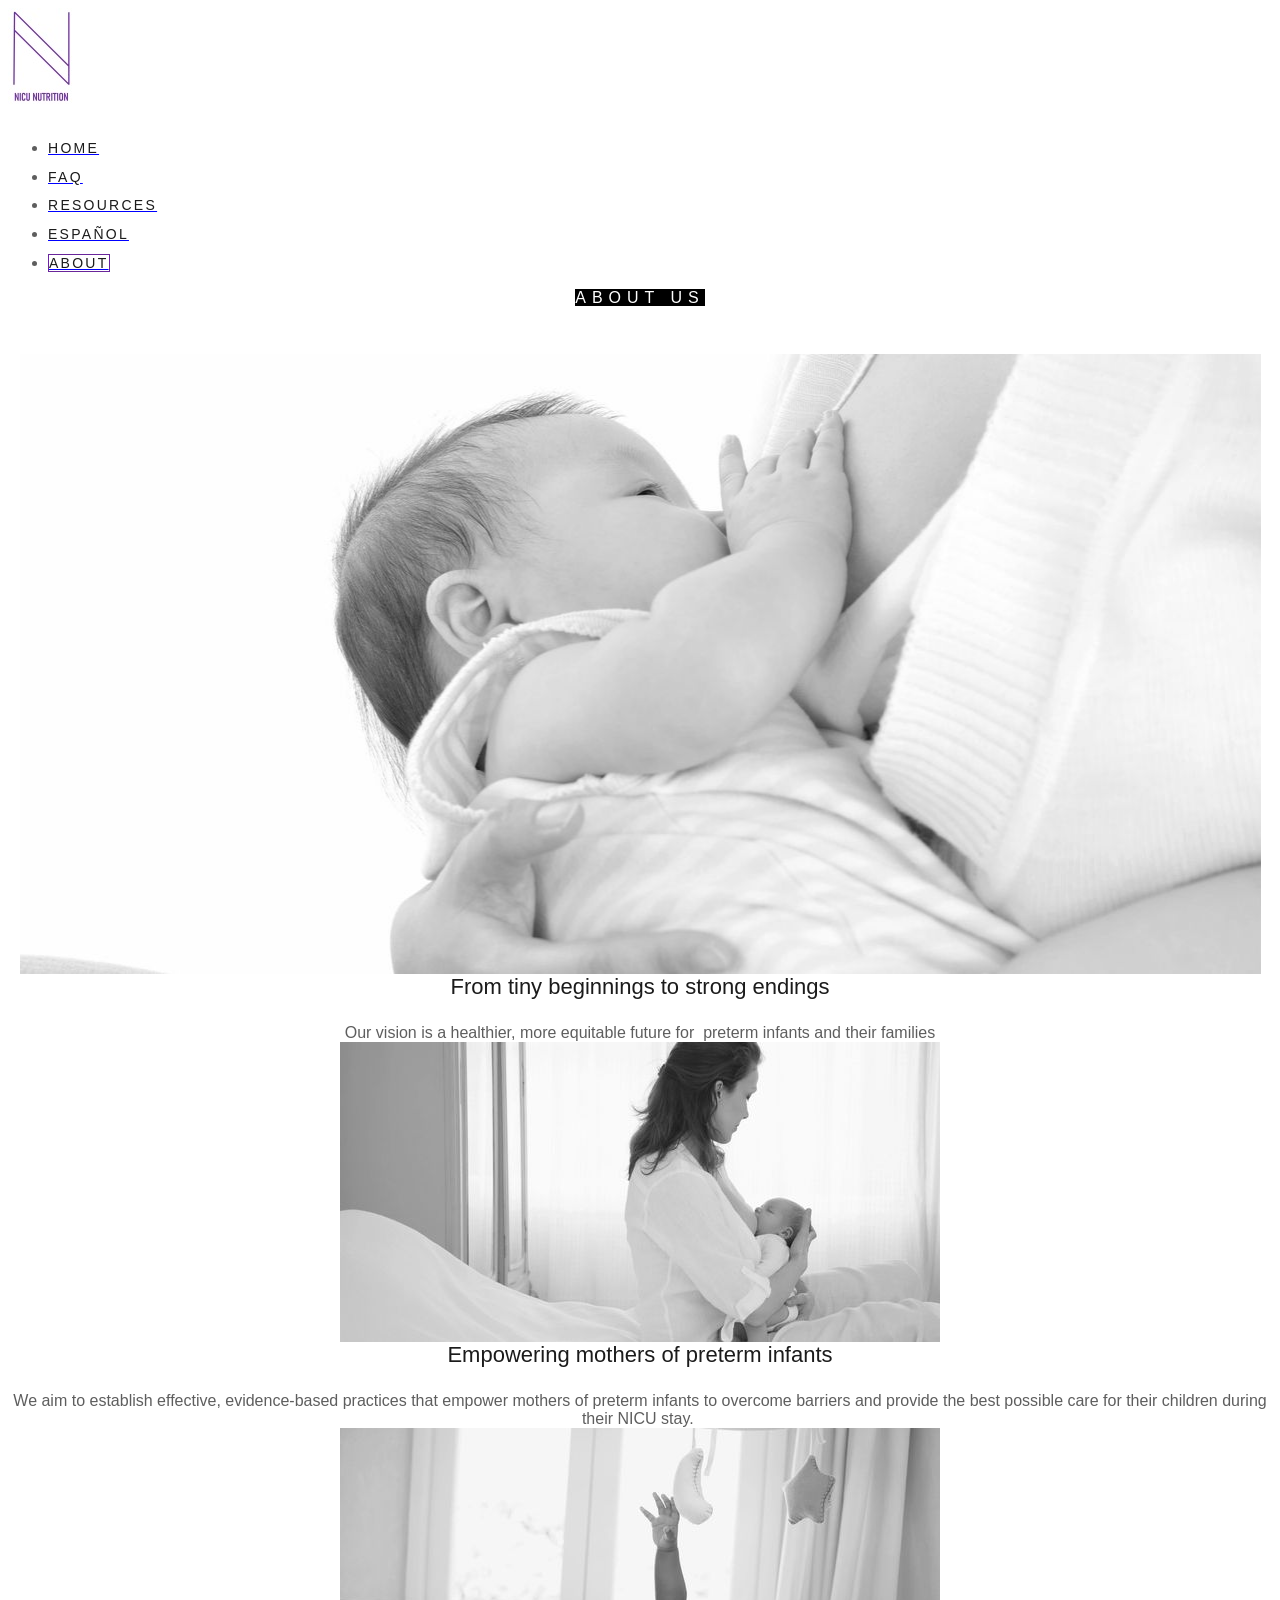
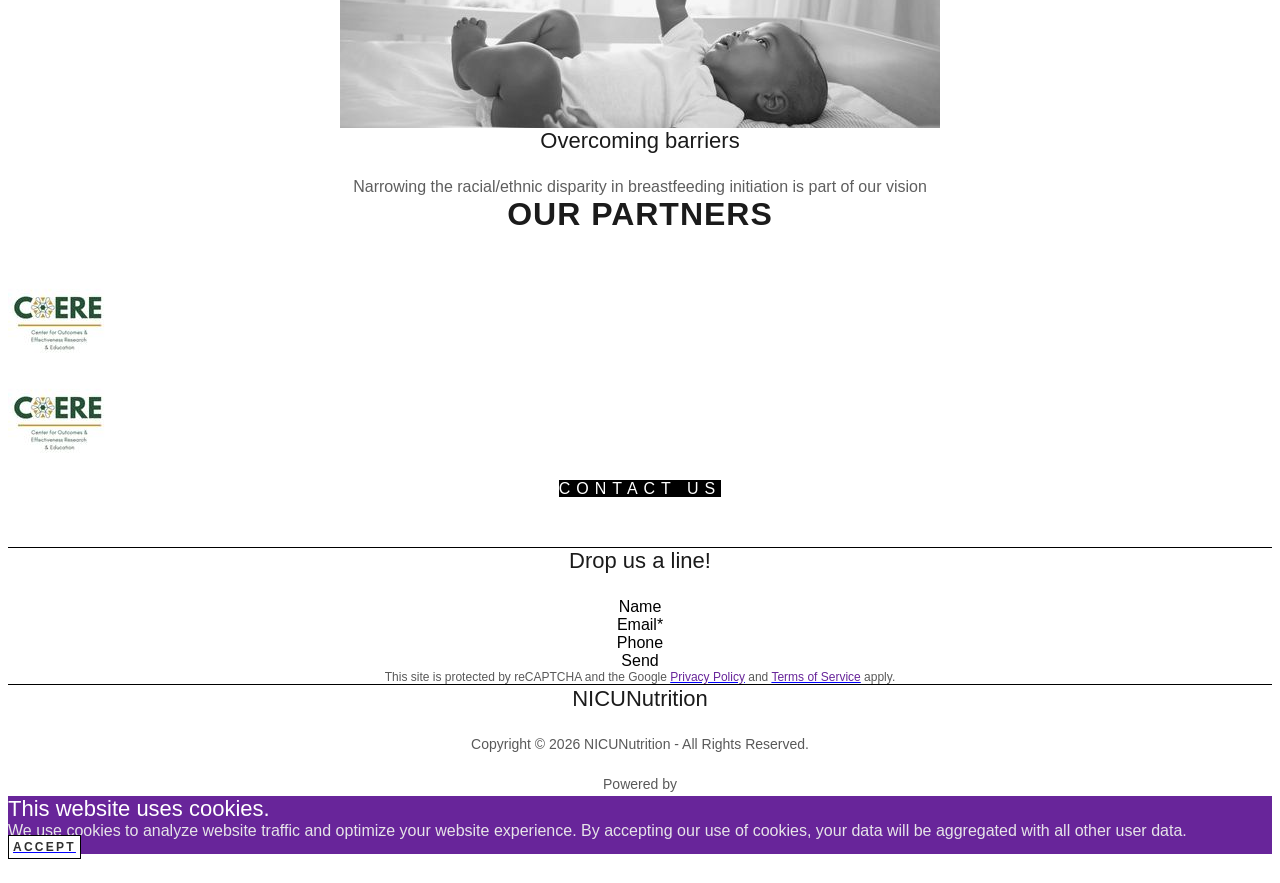
<file: _source/AboutNN.html>
<html xmlns:v="urn:schemas-microsoft-com:vml"
xmlns:o="urn:schemas-microsoft-com:office:office"
xmlns:w="urn:schemas-microsoft-com:office:word"
xmlns:m="http://schemas.microsoft.com/office/2004/12/omml"
xmlns="http://www.w3.org/TR/REC-html40">

<head>
<meta http-equiv=Content-Type content="text/html; charset=utf-8">
<meta name=ProgId content=Word.Document>
<meta name=Generator content="Microsoft Word 15">
<meta name=Originator content="Microsoft Word 15">
<link rel=File-List href="AboutNN.fld/filelist.xml">
<link rel=Edit-Time-Data href="AboutNN.fld/editdata.mso">
<!--[if !mso]>
<style>
v\:* {behavior:url(#default#VML);}
o\:* {behavior:url(#default#VML);}
w\:* {behavior:url(#default#VML);}
.shape {behavior:url(#default#VML);}
</style>
<![endif]--><!--[if gte mso 9]><xml>
 <o:DocumentProperties>
  <o:Author>Ariel Salas</o:Author>
  <o:LastAuthor>Ariel Salas</o:LastAuthor>
  <o:Revision>2</o:Revision>
  <o:TotalTime>0</o:TotalTime>
  <o:Created>2026-09-09T22:41:00Z</o:Created>
  <o:LastSaved>2026-09-09T22:41:00Z</o:LastSaved>
  <o:Pages>1</o:Pages>
  <o:Words>380</o:Words>
  <o:Characters>2170</o:Characters>
  <o:Lines>18</o:Lines>
  <o:Paragraphs>5</o:Paragraphs>
  <o:CharactersWithSpaces>2545</o:CharactersWithSpaces>
  <o:Version>16.00</o:Version>
 </o:DocumentProperties>
 <o:OfficeDocumentSettings>
  <o:AllowPNG/>
 </o:OfficeDocumentSettings>
</xml><![endif]-->
<link rel=themeData href="AboutNN.fld/themedata.thmx">
<link rel=colorSchemeMapping href="AboutNN.fld/colorschememapping.xml">
<!--[if gte mso 9]><xml>
 <w:WordDocument>
  <w:SpellingState>Clean</w:SpellingState>
  <w:GrammarState>Clean</w:GrammarState>
  <w:TrackMoves>false</w:TrackMoves>
  <w:TrackFormatting/>
  <w:PunctuationKerning/>
  <w:ValidateAgainstSchemas/>
  <w:SaveIfXMLInvalid>false</w:SaveIfXMLInvalid>
  <w:IgnoreMixedContent>false</w:IgnoreMixedContent>
  <w:AlwaysShowPlaceholderText>false</w:AlwaysShowPlaceholderText>
  <w:DoNotPromoteQF/>
  <w:LidThemeOther>EN-US</w:LidThemeOther>
  <w:LidThemeAsian>X-NONE</w:LidThemeAsian>
  <w:LidThemeComplexScript>X-NONE</w:LidThemeComplexScript>
  <w:Compatibility>
   <w:BreakWrappedTables/>
   <w:SnapToGridInCell/>
   <w:WrapTextWithPunct/>
   <w:UseAsianBreakRules/>
   <w:DontGrowAutofit/>
   <w:SplitPgBreakAndParaMark/>
   <w:EnableOpenTypeKerning/>
   <w:DontFlipMirrorIndents/>
   <w:OverrideTableStyleHps/>
  </w:Compatibility>
  <m:mathPr>
   <m:mathFont m:val="Cambria Math"/>
   <m:brkBin m:val="before"/>
   <m:brkBinSub m:val="&#45;-"/>
   <m:smallFrac m:val="off"/>
   <m:dispDef/>
   <m:lMargin m:val="0"/>
   <m:rMargin m:val="0"/>
   <m:defJc m:val="centerGroup"/>
   <m:wrapIndent m:val="1440"/>
   <m:intLim m:val="subSup"/>
   <m:naryLim m:val="undOvr"/>
  </m:mathPr></w:WordDocument>
</xml><![endif]--><!--[if gte mso 9]><xml>
 <w:LatentStyles DefLockedState="false" DefUnhideWhenUsed="false"
  DefSemiHidden="false" DefQFormat="false" DefPriority="99"
  LatentStyleCount="376">
  <w:LsdException Locked="false" Priority="0" QFormat="true" Name="Normal"/>
  <w:LsdException Locked="false" Priority="9" QFormat="true" Name="heading 1"/>
  <w:LsdException Locked="false" Priority="9" SemiHidden="true"
   UnhideWhenUsed="true" QFormat="true" Name="heading 2"/>
  <w:LsdException Locked="false" Priority="9" SemiHidden="true"
   UnhideWhenUsed="true" QFormat="true" Name="heading 3"/>
  <w:LsdException Locked="false" Priority="9" SemiHidden="true"
   UnhideWhenUsed="true" QFormat="true" Name="heading 4"/>
  <w:LsdException Locked="false" Priority="9" SemiHidden="true"
   UnhideWhenUsed="true" QFormat="true" Name="heading 5"/>
  <w:LsdException Locked="false" Priority="9" SemiHidden="true"
   UnhideWhenUsed="true" QFormat="true" Name="heading 6"/>
  <w:LsdException Locked="false" Priority="9" SemiHidden="true"
   UnhideWhenUsed="true" QFormat="true" Name="heading 7"/>
  <w:LsdException Locked="false" Priority="9" SemiHidden="true"
   UnhideWhenUsed="true" QFormat="true" Name="heading 8"/>
  <w:LsdException Locked="false" Priority="9" SemiHidden="true"
   UnhideWhenUsed="true" QFormat="true" Name="heading 9"/>
  <w:LsdException Locked="false" SemiHidden="true" UnhideWhenUsed="true"
   Name="index 1"/>
  <w:LsdException Locked="false" SemiHidden="true" UnhideWhenUsed="true"
   Name="index 2"/>
  <w:LsdException Locked="false" SemiHidden="true" UnhideWhenUsed="true"
   Name="index 3"/>
  <w:LsdException Locked="false" SemiHidden="true" UnhideWhenUsed="true"
   Name="index 4"/>
  <w:LsdException Locked="false" SemiHidden="true" UnhideWhenUsed="true"
   Name="index 5"/>
  <w:LsdException Locked="false" SemiHidden="true" UnhideWhenUsed="true"
   Name="index 6"/>
  <w:LsdException Locked="false" SemiHidden="true" UnhideWhenUsed="true"
   Name="index 7"/>
  <w:LsdException Locked="false" SemiHidden="true" UnhideWhenUsed="true"
   Name="index 8"/>
  <w:LsdException Locked="false" SemiHidden="true" UnhideWhenUsed="true"
   Name="index 9"/>
  <w:LsdException Locked="false" Priority="39" SemiHidden="true"
   UnhideWhenUsed="true" Name="toc 1"/>
  <w:LsdException Locked="false" Priority="39" SemiHidden="true"
   UnhideWhenUsed="true" Name="toc 2"/>
  <w:LsdException Locked="false" Priority="39" SemiHidden="true"
   UnhideWhenUsed="true" Name="toc 3"/>
  <w:LsdException Locked="false" Priority="39" SemiHidden="true"
   UnhideWhenUsed="true" Name="toc 4"/>
  <w:LsdException Locked="false" Priority="39" SemiHidden="true"
   UnhideWhenUsed="true" Name="toc 5"/>
  <w:LsdException Locked="false" Priority="39" SemiHidden="true"
   UnhideWhenUsed="true" Name="toc 6"/>
  <w:LsdException Locked="false" Priority="39" SemiHidden="true"
   UnhideWhenUsed="true" Name="toc 7"/>
  <w:LsdException Locked="false" Priority="39" SemiHidden="true"
   UnhideWhenUsed="true" Name="toc 8"/>
  <w:LsdException Locked="false" Priority="39" SemiHidden="true"
   UnhideWhenUsed="true" Name="toc 9"/>
  <w:LsdException Locked="false" SemiHidden="true" UnhideWhenUsed="true"
   Name="Normal Indent"/>
  <w:LsdException Locked="false" SemiHidden="true" UnhideWhenUsed="true"
   Name="footnote text"/>
  <w:LsdException Locked="false" SemiHidden="true" UnhideWhenUsed="true"
   Name="annotation text"/>
  <w:LsdException Locked="false" SemiHidden="true" UnhideWhenUsed="true"
   Name="header"/>
  <w:LsdException Locked="false" SemiHidden="true" UnhideWhenUsed="true"
   Name="footer"/>
  <w:LsdException Locked="false" SemiHidden="true" UnhideWhenUsed="true"
   Name="index heading"/>
  <w:LsdException Locked="false" Priority="35" SemiHidden="true"
   UnhideWhenUsed="true" QFormat="true" Name="caption"/>
  <w:LsdException Locked="false" SemiHidden="true" UnhideWhenUsed="true"
   Name="table of figures"/>
  <w:LsdException Locked="false" SemiHidden="true" UnhideWhenUsed="true"
   Name="envelope address"/>
  <w:LsdException Locked="false" SemiHidden="true" UnhideWhenUsed="true"
   Name="envelope return"/>
  <w:LsdException Locked="false" SemiHidden="true" UnhideWhenUsed="true"
   Name="footnote reference"/>
  <w:LsdException Locked="false" SemiHidden="true" UnhideWhenUsed="true"
   Name="annotation reference"/>
  <w:LsdException Locked="false" SemiHidden="true" UnhideWhenUsed="true"
   Name="line number"/>
  <w:LsdException Locked="false" SemiHidden="true" UnhideWhenUsed="true"
   Name="page number"/>
  <w:LsdException Locked="false" SemiHidden="true" UnhideWhenUsed="true"
   Name="endnote reference"/>
  <w:LsdException Locked="false" SemiHidden="true" UnhideWhenUsed="true"
   Name="endnote text"/>
  <w:LsdException Locked="false" SemiHidden="true" UnhideWhenUsed="true"
   Name="table of authorities"/>
  <w:LsdException Locked="false" SemiHidden="true" UnhideWhenUsed="true"
   Name="macro"/>
  <w:LsdException Locked="false" SemiHidden="true" UnhideWhenUsed="true"
   Name="toa heading"/>
  <w:LsdException Locked="false" SemiHidden="true" UnhideWhenUsed="true"
   Name="List"/>
  <w:LsdException Locked="false" SemiHidden="true" UnhideWhenUsed="true"
   Name="List Bullet"/>
  <w:LsdException Locked="false" SemiHidden="true" UnhideWhenUsed="true"
   Name="List Number"/>
  <w:LsdException Locked="false" SemiHidden="true" UnhideWhenUsed="true"
   Name="List 2"/>
  <w:LsdException Locked="false" SemiHidden="true" UnhideWhenUsed="true"
   Name="List 3"/>
  <w:LsdException Locked="false" SemiHidden="true" UnhideWhenUsed="true"
   Name="List 4"/>
  <w:LsdException Locked="false" SemiHidden="true" UnhideWhenUsed="true"
   Name="List 5"/>
  <w:LsdException Locked="false" SemiHidden="true" UnhideWhenUsed="true"
   Name="List Bullet 2"/>
  <w:LsdException Locked="false" SemiHidden="true" UnhideWhenUsed="true"
   Name="List Bullet 3"/>
  <w:LsdException Locked="false" SemiHidden="true" UnhideWhenUsed="true"
   Name="List Bullet 4"/>
  <w:LsdException Locked="false" SemiHidden="true" UnhideWhenUsed="true"
   Name="List Bullet 5"/>
  <w:LsdException Locked="false" SemiHidden="true" UnhideWhenUsed="true"
   Name="List Number 2"/>
  <w:LsdException Locked="false" SemiHidden="true" UnhideWhenUsed="true"
   Name="List Number 3"/>
  <w:LsdException Locked="false" SemiHidden="true" UnhideWhenUsed="true"
   Name="List Number 4"/>
  <w:LsdException Locked="false" SemiHidden="true" UnhideWhenUsed="true"
   Name="List Number 5"/>
  <w:LsdException Locked="false" Priority="10" QFormat="true" Name="Title"/>
  <w:LsdException Locked="false" SemiHidden="true" UnhideWhenUsed="true"
   Name="Closing"/>
  <w:LsdException Locked="false" SemiHidden="true" UnhideWhenUsed="true"
   Name="Signature"/>
  <w:LsdException Locked="false" Priority="1" SemiHidden="true"
   UnhideWhenUsed="true" Name="Default Paragraph Font"/>
  <w:LsdException Locked="false" SemiHidden="true" UnhideWhenUsed="true"
   Name="Body Text"/>
  <w:LsdException Locked="false" SemiHidden="true" UnhideWhenUsed="true"
   Name="Body Text Indent"/>
  <w:LsdException Locked="false" SemiHidden="true" UnhideWhenUsed="true"
   Name="List Continue"/>
  <w:LsdException Locked="false" SemiHidden="true" UnhideWhenUsed="true"
   Name="List Continue 2"/>
  <w:LsdException Locked="false" SemiHidden="true" UnhideWhenUsed="true"
   Name="List Continue 3"/>
  <w:LsdException Locked="false" SemiHidden="true" UnhideWhenUsed="true"
   Name="List Continue 4"/>
  <w:LsdException Locked="false" SemiHidden="true" UnhideWhenUsed="true"
   Name="List Continue 5"/>
  <w:LsdException Locked="false" SemiHidden="true" UnhideWhenUsed="true"
   Name="Message Header"/>
  <w:LsdException Locked="false" Priority="11" QFormat="true" Name="Subtitle"/>
  <w:LsdException Locked="false" SemiHidden="true" UnhideWhenUsed="true"
   Name="Salutation"/>
  <w:LsdException Locked="false" SemiHidden="true" UnhideWhenUsed="true"
   Name="Date"/>
  <w:LsdException Locked="false" SemiHidden="true" UnhideWhenUsed="true"
   Name="Body Text First Indent"/>
  <w:LsdException Locked="false" SemiHidden="true" UnhideWhenUsed="true"
   Name="Body Text First Indent 2"/>
  <w:LsdException Locked="false" SemiHidden="true" UnhideWhenUsed="true"
   Name="Note Heading"/>
  <w:LsdException Locked="false" SemiHidden="true" UnhideWhenUsed="true"
   Name="Body Text 2"/>
  <w:LsdException Locked="false" SemiHidden="true" UnhideWhenUsed="true"
   Name="Body Text 3"/>
  <w:LsdException Locked="false" SemiHidden="true" UnhideWhenUsed="true"
   Name="Body Text Indent 2"/>
  <w:LsdException Locked="false" SemiHidden="true" UnhideWhenUsed="true"
   Name="Body Text Indent 3"/>
  <w:LsdException Locked="false" SemiHidden="true" UnhideWhenUsed="true"
   Name="Block Text"/>
  <w:LsdException Locked="false" SemiHidden="true" UnhideWhenUsed="true"
   Name="Hyperlink"/>
  <w:LsdException Locked="false" SemiHidden="true" UnhideWhenUsed="true"
   Name="FollowedHyperlink"/>
  <w:LsdException Locked="false" Priority="22" QFormat="true" Name="Strong"/>
  <w:LsdException Locked="false" Priority="20" QFormat="true" Name="Emphasis"/>
  <w:LsdException Locked="false" SemiHidden="true" UnhideWhenUsed="true"
   Name="Document Map"/>
  <w:LsdException Locked="false" SemiHidden="true" UnhideWhenUsed="true"
   Name="Plain Text"/>
  <w:LsdException Locked="false" SemiHidden="true" UnhideWhenUsed="true"
   Name="E-mail Signature"/>
  <w:LsdException Locked="false" SemiHidden="true" UnhideWhenUsed="true"
   Name="HTML Top of Form"/>
  <w:LsdException Locked="false" SemiHidden="true" UnhideWhenUsed="true"
   Name="HTML Bottom of Form"/>
  <w:LsdException Locked="false" SemiHidden="true" UnhideWhenUsed="true"
   Name="Normal (Web)"/>
  <w:LsdException Locked="false" SemiHidden="true" UnhideWhenUsed="true"
   Name="HTML Acronym"/>
  <w:LsdException Locked="false" SemiHidden="true" UnhideWhenUsed="true"
   Name="HTML Address"/>
  <w:LsdException Locked="false" SemiHidden="true" UnhideWhenUsed="true"
   Name="HTML Cite"/>
  <w:LsdException Locked="false" SemiHidden="true" UnhideWhenUsed="true"
   Name="HTML Code"/>
  <w:LsdException Locked="false" SemiHidden="true" UnhideWhenUsed="true"
   Name="HTML Definition"/>
  <w:LsdException Locked="false" SemiHidden="true" UnhideWhenUsed="true"
   Name="HTML Keyboard"/>
  <w:LsdException Locked="false" SemiHidden="true" UnhideWhenUsed="true"
   Name="HTML Preformatted"/>
  <w:LsdException Locked="false" SemiHidden="true" UnhideWhenUsed="true"
   Name="HTML Sample"/>
  <w:LsdException Locked="false" SemiHidden="true" UnhideWhenUsed="true"
   Name="HTML Typewriter"/>
  <w:LsdException Locked="false" SemiHidden="true" UnhideWhenUsed="true"
   Name="HTML Variable"/>
  <w:LsdException Locked="false" SemiHidden="true" UnhideWhenUsed="true"
   Name="Normal Table"/>
  <w:LsdException Locked="false" SemiHidden="true" UnhideWhenUsed="true"
   Name="annotation subject"/>
  <w:LsdException Locked="false" SemiHidden="true" UnhideWhenUsed="true"
   Name="No List"/>
  <w:LsdException Locked="false" SemiHidden="true" UnhideWhenUsed="true"
   Name="Outline List 1"/>
  <w:LsdException Locked="false" SemiHidden="true" UnhideWhenUsed="true"
   Name="Outline List 2"/>
  <w:LsdException Locked="false" SemiHidden="true" UnhideWhenUsed="true"
   Name="Outline List 3"/>
  <w:LsdException Locked="false" SemiHidden="true" UnhideWhenUsed="true"
   Name="Table Simple 1"/>
  <w:LsdException Locked="false" SemiHidden="true" UnhideWhenUsed="true"
   Name="Table Simple 2"/>
  <w:LsdException Locked="false" SemiHidden="true" UnhideWhenUsed="true"
   Name="Table Simple 3"/>
  <w:LsdException Locked="false" SemiHidden="true" UnhideWhenUsed="true"
   Name="Table Classic 1"/>
  <w:LsdException Locked="false" SemiHidden="true" UnhideWhenUsed="true"
   Name="Table Classic 2"/>
  <w:LsdException Locked="false" SemiHidden="true" UnhideWhenUsed="true"
   Name="Table Classic 3"/>
  <w:LsdException Locked="false" SemiHidden="true" UnhideWhenUsed="true"
   Name="Table Classic 4"/>
  <w:LsdException Locked="false" SemiHidden="true" UnhideWhenUsed="true"
   Name="Table Colorful 1"/>
  <w:LsdException Locked="false" SemiHidden="true" UnhideWhenUsed="true"
   Name="Table Colorful 2"/>
  <w:LsdException Locked="false" SemiHidden="true" UnhideWhenUsed="true"
   Name="Table Colorful 3"/>
  <w:LsdException Locked="false" SemiHidden="true" UnhideWhenUsed="true"
   Name="Table Columns 1"/>
  <w:LsdException Locked="false" SemiHidden="true" UnhideWhenUsed="true"
   Name="Table Columns 2"/>
  <w:LsdException Locked="false" SemiHidden="true" UnhideWhenUsed="true"
   Name="Table Columns 3"/>
  <w:LsdException Locked="false" SemiHidden="true" UnhideWhenUsed="true"
   Name="Table Columns 4"/>
  <w:LsdException Locked="false" SemiHidden="true" UnhideWhenUsed="true"
   Name="Table Columns 5"/>
  <w:LsdException Locked="false" SemiHidden="true" UnhideWhenUsed="true"
   Name="Table Grid 1"/>
  <w:LsdException Locked="false" SemiHidden="true" UnhideWhenUsed="true"
   Name="Table Grid 2"/>
  <w:LsdException Locked="false" SemiHidden="true" UnhideWhenUsed="true"
   Name="Table Grid 3"/>
  <w:LsdException Locked="false" SemiHidden="true" UnhideWhenUsed="true"
   Name="Table Grid 4"/>
  <w:LsdException Locked="false" SemiHidden="true" UnhideWhenUsed="true"
   Name="Table Grid 5"/>
  <w:LsdException Locked="false" SemiHidden="true" UnhideWhenUsed="true"
   Name="Table Grid 6"/>
  <w:LsdException Locked="false" SemiHidden="true" UnhideWhenUsed="true"
   Name="Table Grid 7"/>
  <w:LsdException Locked="false" SemiHidden="true" UnhideWhenUsed="true"
   Name="Table Grid 8"/>
  <w:LsdException Locked="false" SemiHidden="true" UnhideWhenUsed="true"
   Name="Table List 1"/>
  <w:LsdException Locked="false" SemiHidden="true" UnhideWhenUsed="true"
   Name="Table List 2"/>
  <w:LsdException Locked="false" SemiHidden="true" UnhideWhenUsed="true"
   Name="Table List 3"/>
  <w:LsdException Locked="false" SemiHidden="true" UnhideWhenUsed="true"
   Name="Table List 4"/>
  <w:LsdException Locked="false" SemiHidden="true" UnhideWhenUsed="true"
   Name="Table List 5"/>
  <w:LsdException Locked="false" SemiHidden="true" UnhideWhenUsed="true"
   Name="Table List 6"/>
  <w:LsdException Locked="false" SemiHidden="true" UnhideWhenUsed="true"
   Name="Table List 7"/>
  <w:LsdException Locked="false" SemiHidden="true" UnhideWhenUsed="true"
   Name="Table List 8"/>
  <w:LsdException Locked="false" SemiHidden="true" UnhideWhenUsed="true"
   Name="Table 3D effects 1"/>
  <w:LsdException Locked="false" SemiHidden="true" UnhideWhenUsed="true"
   Name="Table 3D effects 2"/>
  <w:LsdException Locked="false" SemiHidden="true" UnhideWhenUsed="true"
   Name="Table 3D effects 3"/>
  <w:LsdException Locked="false" SemiHidden="true" UnhideWhenUsed="true"
   Name="Table Contemporary"/>
  <w:LsdException Locked="false" SemiHidden="true" UnhideWhenUsed="true"
   Name="Table Elegant"/>
  <w:LsdException Locked="false" SemiHidden="true" UnhideWhenUsed="true"
   Name="Table Professional"/>
  <w:LsdException Locked="false" SemiHidden="true" UnhideWhenUsed="true"
   Name="Table Subtle 1"/>
  <w:LsdException Locked="false" SemiHidden="true" UnhideWhenUsed="true"
   Name="Table Subtle 2"/>
  <w:LsdException Locked="false" SemiHidden="true" UnhideWhenUsed="true"
   Name="Table Web 1"/>
  <w:LsdException Locked="false" SemiHidden="true" UnhideWhenUsed="true"
   Name="Table Web 2"/>
  <w:LsdException Locked="false" SemiHidden="true" UnhideWhenUsed="true"
   Name="Table Web 3"/>
  <w:LsdException Locked="false" SemiHidden="true" UnhideWhenUsed="true"
   Name="Balloon Text"/>
  <w:LsdException Locked="false" Priority="39" Name="Table Grid"/>
  <w:LsdException Locked="false" SemiHidden="true" UnhideWhenUsed="true"
   Name="Table Theme"/>
  <w:LsdException Locked="false" SemiHidden="true" Name="Placeholder Text"/>
  <w:LsdException Locked="false" Priority="1" QFormat="true" Name="No Spacing"/>
  <w:LsdException Locked="false" Priority="60" Name="Light Shading"/>
  <w:LsdException Locked="false" Priority="61" Name="Light List"/>
  <w:LsdException Locked="false" Priority="62" Name="Light Grid"/>
  <w:LsdException Locked="false" Priority="63" Name="Medium Shading 1"/>
  <w:LsdException Locked="false" Priority="64" Name="Medium Shading 2"/>
  <w:LsdException Locked="false" Priority="65" Name="Medium List 1"/>
  <w:LsdException Locked="false" Priority="66" Name="Medium List 2"/>
  <w:LsdException Locked="false" Priority="67" Name="Medium Grid 1"/>
  <w:LsdException Locked="false" Priority="68" Name="Medium Grid 2"/>
  <w:LsdException Locked="false" Priority="69" Name="Medium Grid 3"/>
  <w:LsdException Locked="false" Priority="70" Name="Dark List"/>
  <w:LsdException Locked="false" Priority="71" Name="Colorful Shading"/>
  <w:LsdException Locked="false" Priority="72" Name="Colorful List"/>
  <w:LsdException Locked="false" Priority="73" Name="Colorful Grid"/>
  <w:LsdException Locked="false" Priority="60" Name="Light Shading Accent 1"/>
  <w:LsdException Locked="false" Priority="61" Name="Light List Accent 1"/>
  <w:LsdException Locked="false" Priority="62" Name="Light Grid Accent 1"/>
  <w:LsdException Locked="false" Priority="63" Name="Medium Shading 1 Accent 1"/>
  <w:LsdException Locked="false" Priority="64" Name="Medium Shading 2 Accent 1"/>
  <w:LsdException Locked="false" Priority="65" Name="Medium List 1 Accent 1"/>
  <w:LsdException Locked="false" SemiHidden="true" Name="Revision"/>
  <w:LsdException Locked="false" Priority="34" QFormat="true"
   Name="List Paragraph"/>
  <w:LsdException Locked="false" Priority="29" QFormat="true" Name="Quote"/>
  <w:LsdException Locked="false" Priority="30" QFormat="true"
   Name="Intense Quote"/>
  <w:LsdException Locked="false" Priority="66" Name="Medium List 2 Accent 1"/>
  <w:LsdException Locked="false" Priority="67" Name="Medium Grid 1 Accent 1"/>
  <w:LsdException Locked="false" Priority="68" Name="Medium Grid 2 Accent 1"/>
  <w:LsdException Locked="false" Priority="69" Name="Medium Grid 3 Accent 1"/>
  <w:LsdException Locked="false" Priority="70" Name="Dark List Accent 1"/>
  <w:LsdException Locked="false" Priority="71" Name="Colorful Shading Accent 1"/>
  <w:LsdException Locked="false" Priority="72" Name="Colorful List Accent 1"/>
  <w:LsdException Locked="false" Priority="73" Name="Colorful Grid Accent 1"/>
  <w:LsdException Locked="false" Priority="60" Name="Light Shading Accent 2"/>
  <w:LsdException Locked="false" Priority="61" Name="Light List Accent 2"/>
  <w:LsdException Locked="false" Priority="62" Name="Light Grid Accent 2"/>
  <w:LsdException Locked="false" Priority="63" Name="Medium Shading 1 Accent 2"/>
  <w:LsdException Locked="false" Priority="64" Name="Medium Shading 2 Accent 2"/>
  <w:LsdException Locked="false" Priority="65" Name="Medium List 1 Accent 2"/>
  <w:LsdException Locked="false" Priority="66" Name="Medium List 2 Accent 2"/>
  <w:LsdException Locked="false" Priority="67" Name="Medium Grid 1 Accent 2"/>
  <w:LsdException Locked="false" Priority="68" Name="Medium Grid 2 Accent 2"/>
  <w:LsdException Locked="false" Priority="69" Name="Medium Grid 3 Accent 2"/>
  <w:LsdException Locked="false" Priority="70" Name="Dark List Accent 2"/>
  <w:LsdException Locked="false" Priority="71" Name="Colorful Shading Accent 2"/>
  <w:LsdException Locked="false" Priority="72" Name="Colorful List Accent 2"/>
  <w:LsdException Locked="false" Priority="73" Name="Colorful Grid Accent 2"/>
  <w:LsdException Locked="false" Priority="60" Name="Light Shading Accent 3"/>
  <w:LsdException Locked="false" Priority="61" Name="Light List Accent 3"/>
  <w:LsdException Locked="false" Priority="62" Name="Light Grid Accent 3"/>
  <w:LsdException Locked="false" Priority="63" Name="Medium Shading 1 Accent 3"/>
  <w:LsdException Locked="false" Priority="64" Name="Medium Shading 2 Accent 3"/>
  <w:LsdException Locked="false" Priority="65" Name="Medium List 1 Accent 3"/>
  <w:LsdException Locked="false" Priority="66" Name="Medium List 2 Accent 3"/>
  <w:LsdException Locked="false" Priority="67" Name="Medium Grid 1 Accent 3"/>
  <w:LsdException Locked="false" Priority="68" Name="Medium Grid 2 Accent 3"/>
  <w:LsdException Locked="false" Priority="69" Name="Medium Grid 3 Accent 3"/>
  <w:LsdException Locked="false" Priority="70" Name="Dark List Accent 3"/>
  <w:LsdException Locked="false" Priority="71" Name="Colorful Shading Accent 3"/>
  <w:LsdException Locked="false" Priority="72" Name="Colorful List Accent 3"/>
  <w:LsdException Locked="false" Priority="73" Name="Colorful Grid Accent 3"/>
  <w:LsdException Locked="false" Priority="60" Name="Light Shading Accent 4"/>
  <w:LsdException Locked="false" Priority="61" Name="Light List Accent 4"/>
  <w:LsdException Locked="false" Priority="62" Name="Light Grid Accent 4"/>
  <w:LsdException Locked="false" Priority="63" Name="Medium Shading 1 Accent 4"/>
  <w:LsdException Locked="false" Priority="64" Name="Medium Shading 2 Accent 4"/>
  <w:LsdException Locked="false" Priority="65" Name="Medium List 1 Accent 4"/>
  <w:LsdException Locked="false" Priority="66" Name="Medium List 2 Accent 4"/>
  <w:LsdException Locked="false" Priority="67" Name="Medium Grid 1 Accent 4"/>
  <w:LsdException Locked="false" Priority="68" Name="Medium Grid 2 Accent 4"/>
  <w:LsdException Locked="false" Priority="69" Name="Medium Grid 3 Accent 4"/>
  <w:LsdException Locked="false" Priority="70" Name="Dark List Accent 4"/>
  <w:LsdException Locked="false" Priority="71" Name="Colorful Shading Accent 4"/>
  <w:LsdException Locked="false" Priority="72" Name="Colorful List Accent 4"/>
  <w:LsdException Locked="false" Priority="73" Name="Colorful Grid Accent 4"/>
  <w:LsdException Locked="false" Priority="60" Name="Light Shading Accent 5"/>
  <w:LsdException Locked="false" Priority="61" Name="Light List Accent 5"/>
  <w:LsdException Locked="false" Priority="62" Name="Light Grid Accent 5"/>
  <w:LsdException Locked="false" Priority="63" Name="Medium Shading 1 Accent 5"/>
  <w:LsdException Locked="false" Priority="64" Name="Medium Shading 2 Accent 5"/>
  <w:LsdException Locked="false" Priority="65" Name="Medium List 1 Accent 5"/>
  <w:LsdException Locked="false" Priority="66" Name="Medium List 2 Accent 5"/>
  <w:LsdException Locked="false" Priority="67" Name="Medium Grid 1 Accent 5"/>
  <w:LsdException Locked="false" Priority="68" Name="Medium Grid 2 Accent 5"/>
  <w:LsdException Locked="false" Priority="69" Name="Medium Grid 3 Accent 5"/>
  <w:LsdException Locked="false" Priority="70" Name="Dark List Accent 5"/>
  <w:LsdException Locked="false" Priority="71" Name="Colorful Shading Accent 5"/>
  <w:LsdException Locked="false" Priority="72" Name="Colorful List Accent 5"/>
  <w:LsdException Locked="false" Priority="73" Name="Colorful Grid Accent 5"/>
  <w:LsdException Locked="false" Priority="60" Name="Light Shading Accent 6"/>
  <w:LsdException Locked="false" Priority="61" Name="Light List Accent 6"/>
  <w:LsdException Locked="false" Priority="62" Name="Light Grid Accent 6"/>
  <w:LsdException Locked="false" Priority="63" Name="Medium Shading 1 Accent 6"/>
  <w:LsdException Locked="false" Priority="64" Name="Medium Shading 2 Accent 6"/>
  <w:LsdException Locked="false" Priority="65" Name="Medium List 1 Accent 6"/>
  <w:LsdException Locked="false" Priority="66" Name="Medium List 2 Accent 6"/>
  <w:LsdException Locked="false" Priority="67" Name="Medium Grid 1 Accent 6"/>
  <w:LsdException Locked="false" Priority="68" Name="Medium Grid 2 Accent 6"/>
  <w:LsdException Locked="false" Priority="69" Name="Medium Grid 3 Accent 6"/>
  <w:LsdException Locked="false" Priority="70" Name="Dark List Accent 6"/>
  <w:LsdException Locked="false" Priority="71" Name="Colorful Shading Accent 6"/>
  <w:LsdException Locked="false" Priority="72" Name="Colorful List Accent 6"/>
  <w:LsdException Locked="false" Priority="73" Name="Colorful Grid Accent 6"/>
  <w:LsdException Locked="false" Priority="19" QFormat="true"
   Name="Subtle Emphasis"/>
  <w:LsdException Locked="false" Priority="21" QFormat="true"
   Name="Intense Emphasis"/>
  <w:LsdException Locked="false" Priority="31" QFormat="true"
   Name="Subtle Reference"/>
  <w:LsdException Locked="false" Priority="32" QFormat="true"
   Name="Intense Reference"/>
  <w:LsdException Locked="false" Priority="33" QFormat="true" Name="Book Title"/>
  <w:LsdException Locked="false" Priority="37" SemiHidden="true"
   UnhideWhenUsed="true" Name="Bibliography"/>
  <w:LsdException Locked="false" Priority="39" SemiHidden="true"
   UnhideWhenUsed="true" QFormat="true" Name="TOC Heading"/>
  <w:LsdException Locked="false" Priority="41" Name="Plain Table 1"/>
  <w:LsdException Locked="false" Priority="42" Name="Plain Table 2"/>
  <w:LsdException Locked="false" Priority="43" Name="Plain Table 3"/>
  <w:LsdException Locked="false" Priority="44" Name="Plain Table 4"/>
  <w:LsdException Locked="false" Priority="45" Name="Plain Table 5"/>
  <w:LsdException Locked="false" Priority="40" Name="Grid Table Light"/>
  <w:LsdException Locked="false" Priority="46" Name="Grid Table 1 Light"/>
  <w:LsdException Locked="false" Priority="47" Name="Grid Table 2"/>
  <w:LsdException Locked="false" Priority="48" Name="Grid Table 3"/>
  <w:LsdException Locked="false" Priority="49" Name="Grid Table 4"/>
  <w:LsdException Locked="false" Priority="50" Name="Grid Table 5 Dark"/>
  <w:LsdException Locked="false" Priority="51" Name="Grid Table 6 Colorful"/>
  <w:LsdException Locked="false" Priority="52" Name="Grid Table 7 Colorful"/>
  <w:LsdException Locked="false" Priority="46"
   Name="Grid Table 1 Light Accent 1"/>
  <w:LsdException Locked="false" Priority="47" Name="Grid Table 2 Accent 1"/>
  <w:LsdException Locked="false" Priority="48" Name="Grid Table 3 Accent 1"/>
  <w:LsdException Locked="false" Priority="49" Name="Grid Table 4 Accent 1"/>
  <w:LsdException Locked="false" Priority="50" Name="Grid Table 5 Dark Accent 1"/>
  <w:LsdException Locked="false" Priority="51"
   Name="Grid Table 6 Colorful Accent 1"/>
  <w:LsdException Locked="false" Priority="52"
   Name="Grid Table 7 Colorful Accent 1"/>
  <w:LsdException Locked="false" Priority="46"
   Name="Grid Table 1 Light Accent 2"/>
  <w:LsdException Locked="false" Priority="47" Name="Grid Table 2 Accent 2"/>
  <w:LsdException Locked="false" Priority="48" Name="Grid Table 3 Accent 2"/>
  <w:LsdException Locked="false" Priority="49" Name="Grid Table 4 Accent 2"/>
  <w:LsdException Locked="false" Priority="50" Name="Grid Table 5 Dark Accent 2"/>
  <w:LsdException Locked="false" Priority="51"
   Name="Grid Table 6 Colorful Accent 2"/>
  <w:LsdException Locked="false" Priority="52"
   Name="Grid Table 7 Colorful Accent 2"/>
  <w:LsdException Locked="false" Priority="46"
   Name="Grid Table 1 Light Accent 3"/>
  <w:LsdException Locked="false" Priority="47" Name="Grid Table 2 Accent 3"/>
  <w:LsdException Locked="false" Priority="48" Name="Grid Table 3 Accent 3"/>
  <w:LsdException Locked="false" Priority="49" Name="Grid Table 4 Accent 3"/>
  <w:LsdException Locked="false" Priority="50" Name="Grid Table 5 Dark Accent 3"/>
  <w:LsdException Locked="false" Priority="51"
   Name="Grid Table 6 Colorful Accent 3"/>
  <w:LsdException Locked="false" Priority="52"
   Name="Grid Table 7 Colorful Accent 3"/>
  <w:LsdException Locked="false" Priority="46"
   Name="Grid Table 1 Light Accent 4"/>
  <w:LsdException Locked="false" Priority="47" Name="Grid Table 2 Accent 4"/>
  <w:LsdException Locked="false" Priority="48" Name="Grid Table 3 Accent 4"/>
  <w:LsdException Locked="false" Priority="49" Name="Grid Table 4 Accent 4"/>
  <w:LsdException Locked="false" Priority="50" Name="Grid Table 5 Dark Accent 4"/>
  <w:LsdException Locked="false" Priority="51"
   Name="Grid Table 6 Colorful Accent 4"/>
  <w:LsdException Locked="false" Priority="52"
   Name="Grid Table 7 Colorful Accent 4"/>
  <w:LsdException Locked="false" Priority="46"
   Name="Grid Table 1 Light Accent 5"/>
  <w:LsdException Locked="false" Priority="47" Name="Grid Table 2 Accent 5"/>
  <w:LsdException Locked="false" Priority="48" Name="Grid Table 3 Accent 5"/>
  <w:LsdException Locked="false" Priority="49" Name="Grid Table 4 Accent 5"/>
  <w:LsdException Locked="false" Priority="50" Name="Grid Table 5 Dark Accent 5"/>
  <w:LsdException Locked="false" Priority="51"
   Name="Grid Table 6 Colorful Accent 5"/>
  <w:LsdException Locked="false" Priority="52"
   Name="Grid Table 7 Colorful Accent 5"/>
  <w:LsdException Locked="false" Priority="46"
   Name="Grid Table 1 Light Accent 6"/>
  <w:LsdException Locked="false" Priority="47" Name="Grid Table 2 Accent 6"/>
  <w:LsdException Locked="false" Priority="48" Name="Grid Table 3 Accent 6"/>
  <w:LsdException Locked="false" Priority="49" Name="Grid Table 4 Accent 6"/>
  <w:LsdException Locked="false" Priority="50" Name="Grid Table 5 Dark Accent 6"/>
  <w:LsdException Locked="false" Priority="51"
   Name="Grid Table 6 Colorful Accent 6"/>
  <w:LsdException Locked="false" Priority="52"
   Name="Grid Table 7 Colorful Accent 6"/>
  <w:LsdException Locked="false" Priority="46" Name="List Table 1 Light"/>
  <w:LsdException Locked="false" Priority="47" Name="List Table 2"/>
  <w:LsdException Locked="false" Priority="48" Name="List Table 3"/>
  <w:LsdException Locked="false" Priority="49" Name="List Table 4"/>
  <w:LsdException Locked="false" Priority="50" Name="List Table 5 Dark"/>
  <w:LsdException Locked="false" Priority="51" Name="List Table 6 Colorful"/>
  <w:LsdException Locked="false" Priority="52" Name="List Table 7 Colorful"/>
  <w:LsdException Locked="false" Priority="46"
   Name="List Table 1 Light Accent 1"/>
  <w:LsdException Locked="false" Priority="47" Name="List Table 2 Accent 1"/>
  <w:LsdException Locked="false" Priority="48" Name="List Table 3 Accent 1"/>
  <w:LsdException Locked="false" Priority="49" Name="List Table 4 Accent 1"/>
  <w:LsdException Locked="false" Priority="50" Name="List Table 5 Dark Accent 1"/>
  <w:LsdException Locked="false" Priority="51"
   Name="List Table 6 Colorful Accent 1"/>
  <w:LsdException Locked="false" Priority="52"
   Name="List Table 7 Colorful Accent 1"/>
  <w:LsdException Locked="false" Priority="46"
   Name="List Table 1 Light Accent 2"/>
  <w:LsdException Locked="false" Priority="47" Name="List Table 2 Accent 2"/>
  <w:LsdException Locked="false" Priority="48" Name="List Table 3 Accent 2"/>
  <w:LsdException Locked="false" Priority="49" Name="List Table 4 Accent 2"/>
  <w:LsdException Locked="false" Priority="50" Name="List Table 5 Dark Accent 2"/>
  <w:LsdException Locked="false" Priority="51"
   Name="List Table 6 Colorful Accent 2"/>
  <w:LsdException Locked="false" Priority="52"
   Name="List Table 7 Colorful Accent 2"/>
  <w:LsdException Locked="false" Priority="46"
   Name="List Table 1 Light Accent 3"/>
  <w:LsdException Locked="false" Priority="47" Name="List Table 2 Accent 3"/>
  <w:LsdException Locked="false" Priority="48" Name="List Table 3 Accent 3"/>
  <w:LsdException Locked="false" Priority="49" Name="List Table 4 Accent 3"/>
  <w:LsdException Locked="false" Priority="50" Name="List Table 5 Dark Accent 3"/>
  <w:LsdException Locked="false" Priority="51"
   Name="List Table 6 Colorful Accent 3"/>
  <w:LsdException Locked="false" Priority="52"
   Name="List Table 7 Colorful Accent 3"/>
  <w:LsdException Locked="false" Priority="46"
   Name="List Table 1 Light Accent 4"/>
  <w:LsdException Locked="false" Priority="47" Name="List Table 2 Accent 4"/>
  <w:LsdException Locked="false" Priority="48" Name="List Table 3 Accent 4"/>
  <w:LsdException Locked="false" Priority="49" Name="List Table 4 Accent 4"/>
  <w:LsdException Locked="false" Priority="50" Name="List Table 5 Dark Accent 4"/>
  <w:LsdException Locked="false" Priority="51"
   Name="List Table 6 Colorful Accent 4"/>
  <w:LsdException Locked="false" Priority="52"
   Name="List Table 7 Colorful Accent 4"/>
  <w:LsdException Locked="false" Priority="46"
   Name="List Table 1 Light Accent 5"/>
  <w:LsdException Locked="false" Priority="47" Name="List Table 2 Accent 5"/>
  <w:LsdException Locked="false" Priority="48" Name="List Table 3 Accent 5"/>
  <w:LsdException Locked="false" Priority="49" Name="List Table 4 Accent 5"/>
  <w:LsdException Locked="false" Priority="50" Name="List Table 5 Dark Accent 5"/>
  <w:LsdException Locked="false" Priority="51"
   Name="List Table 6 Colorful Accent 5"/>
  <w:LsdException Locked="false" Priority="52"
   Name="List Table 7 Colorful Accent 5"/>
  <w:LsdException Locked="false" Priority="46"
   Name="List Table 1 Light Accent 6"/>
  <w:LsdException Locked="false" Priority="47" Name="List Table 2 Accent 6"/>
  <w:LsdException Locked="false" Priority="48" Name="List Table 3 Accent 6"/>
  <w:LsdException Locked="false" Priority="49" Name="List Table 4 Accent 6"/>
  <w:LsdException Locked="false" Priority="50" Name="List Table 5 Dark Accent 6"/>
  <w:LsdException Locked="false" Priority="51"
   Name="List Table 6 Colorful Accent 6"/>
  <w:LsdException Locked="false" Priority="52"
   Name="List Table 7 Colorful Accent 6"/>
  <w:LsdException Locked="false" SemiHidden="true" UnhideWhenUsed="true"
   Name="Mention"/>
  <w:LsdException Locked="false" SemiHidden="true" UnhideWhenUsed="true"
   Name="Smart Hyperlink"/>
  <w:LsdException Locked="false" SemiHidden="true" UnhideWhenUsed="true"
   Name="Hashtag"/>
  <w:LsdException Locked="false" SemiHidden="true" UnhideWhenUsed="true"
   Name="Unresolved Mention"/>
  <w:LsdException Locked="false" SemiHidden="true" UnhideWhenUsed="true"
   Name="Smart Link"/>
 </w:LatentStyles>
</xml><![endif]-->
<style>
<!--
 /* Font Definitions */
 @font-face
	{font-family:Wingdings;
	panose-1:5 0 0 0 0 0 0 0 0 0;
	mso-font-charset:77;
	mso-generic-font-family:decorative;
	mso-font-pitch:variable;
	mso-font-signature:3 0 0 0 -2147483647 0;}
@font-face
	{font-family:"Cambria Math";
	panose-1:2 4 5 3 5 4 6 3 2 4;
	mso-font-charset:0;
	mso-generic-font-family:roman;
	mso-font-pitch:variable;
	mso-font-signature:-536870145 1107305727 0 0 415 0;}
@font-face
	{font-family:Aptos;
	panose-1:2 11 0 4 2 2 2 2 2 4;
	mso-font-charset:0;
	mso-generic-font-family:swiss;
	mso-font-pitch:variable;
	mso-font-signature:536871559 3 0 0 415 0;}
@font-face
	{font-family:Lato;
	panose-1:2 15 5 2 2 2 4 3 2 3;
	mso-font-charset:0;
	mso-generic-font-family:swiss;
	mso-font-pitch:variable;
	mso-font-signature:-520092929 1342237951 33 0 415 0;}
 /* Style Definitions */
 p.MsoNormal, li.MsoNormal, div.MsoNormal
	{mso-style-unhide:no;
	mso-style-qformat:yes;
	mso-style-parent:"";
	margin-top:0in;
	margin-right:0in;
	margin-bottom:8.0pt;
	margin-left:0in;
	line-height:115%;
	mso-pagination:widow-orphan;
	font-size:12.0pt;
	font-family:"Aptos",sans-serif;
	mso-ascii-font-family:Aptos;
	mso-ascii-theme-font:minor-latin;
	mso-fareast-font-family:Aptos;
	mso-fareast-theme-font:minor-latin;
	mso-hansi-font-family:Aptos;
	mso-hansi-theme-font:minor-latin;
	mso-bidi-font-family:"Times New Roman";
	mso-bidi-theme-font:minor-bidi;
	mso-font-kerning:1.0pt;
	mso-ligatures:standardcontextual;}
h1
	{mso-style-priority:9;
	mso-style-unhide:no;
	mso-style-qformat:yes;
	mso-style-link:"Heading 1 Char";
	mso-style-next:Normal;
	margin-top:.25in;
	margin-right:0in;
	margin-bottom:4.0pt;
	margin-left:0in;
	line-height:115%;
	mso-pagination:widow-orphan lines-together;
	page-break-after:avoid;
	mso-outline-level:1;
	font-size:20.0pt;
	font-family:"Aptos Display",sans-serif;
	mso-ascii-font-family:"Aptos Display";
	mso-ascii-theme-font:major-latin;
	mso-fareast-font-family:"Times New Roman";
	mso-fareast-theme-font:major-fareast;
	mso-hansi-font-family:"Aptos Display";
	mso-hansi-theme-font:major-latin;
	mso-bidi-font-family:"Times New Roman";
	mso-bidi-theme-font:major-bidi;
	color:#0F4761;
	mso-themecolor:accent1;
	mso-themeshade:191;
	mso-font-kerning:1.0pt;
	mso-ligatures:standardcontextual;
	font-weight:normal;}
h2
	{mso-style-priority:9;
	mso-style-qformat:yes;
	mso-style-link:"Heading 2 Char";
	mso-style-next:Normal;
	margin-top:8.0pt;
	margin-right:0in;
	margin-bottom:4.0pt;
	margin-left:0in;
	line-height:115%;
	mso-pagination:widow-orphan lines-together;
	page-break-after:avoid;
	mso-outline-level:2;
	font-size:16.0pt;
	font-family:"Aptos Display",sans-serif;
	mso-ascii-font-family:"Aptos Display";
	mso-ascii-theme-font:major-latin;
	mso-fareast-font-family:"Times New Roman";
	mso-fareast-theme-font:major-fareast;
	mso-hansi-font-family:"Aptos Display";
	mso-hansi-theme-font:major-latin;
	mso-bidi-font-family:"Times New Roman";
	mso-bidi-theme-font:major-bidi;
	color:#0F4761;
	mso-themecolor:accent1;
	mso-themeshade:191;
	mso-font-kerning:1.0pt;
	mso-ligatures:standardcontextual;
	font-weight:normal;}
h3
	{mso-style-priority:9;
	mso-style-qformat:yes;
	mso-style-link:"Heading 3 Char";
	mso-style-next:Normal;
	margin-top:8.0pt;
	margin-right:0in;
	margin-bottom:4.0pt;
	margin-left:0in;
	line-height:115%;
	mso-pagination:widow-orphan lines-together;
	page-break-after:avoid;
	mso-outline-level:3;
	font-size:14.0pt;
	font-family:"Aptos",sans-serif;
	mso-ascii-font-family:Aptos;
	mso-ascii-theme-font:minor-latin;
	mso-fareast-font-family:"Times New Roman";
	mso-fareast-theme-font:major-fareast;
	mso-hansi-font-family:Aptos;
	mso-hansi-theme-font:minor-latin;
	mso-bidi-font-family:"Times New Roman";
	mso-bidi-theme-font:major-bidi;
	color:#0F4761;
	mso-themecolor:accent1;
	mso-themeshade:191;
	mso-font-kerning:1.0pt;
	mso-ligatures:standardcontextual;
	font-weight:normal;}
h4
	{mso-style-priority:9;
	mso-style-qformat:yes;
	mso-style-link:"Heading 4 Char";
	mso-style-next:Normal;
	margin-top:4.0pt;
	margin-right:0in;
	margin-bottom:2.0pt;
	margin-left:0in;
	line-height:115%;
	mso-pagination:widow-orphan lines-together;
	page-break-after:avoid;
	mso-outline-level:4;
	font-size:12.0pt;
	font-family:"Aptos",sans-serif;
	mso-ascii-font-family:Aptos;
	mso-ascii-theme-font:minor-latin;
	mso-fareast-font-family:"Times New Roman";
	mso-fareast-theme-font:major-fareast;
	mso-hansi-font-family:Aptos;
	mso-hansi-theme-font:minor-latin;
	mso-bidi-font-family:"Times New Roman";
	mso-bidi-theme-font:major-bidi;
	color:#0F4761;
	mso-themecolor:accent1;
	mso-themeshade:191;
	mso-font-kerning:1.0pt;
	mso-ligatures:standardcontextual;
	font-weight:normal;
	font-style:italic;}
h5
	{mso-style-noshow:yes;
	mso-style-priority:9;
	mso-style-qformat:yes;
	mso-style-link:"Heading 5 Char";
	mso-style-next:Normal;
	margin-top:4.0pt;
	margin-right:0in;
	margin-bottom:2.0pt;
	margin-left:0in;
	line-height:115%;
	mso-pagination:widow-orphan lines-together;
	page-break-after:avoid;
	mso-outline-level:5;
	font-size:12.0pt;
	font-family:"Aptos",sans-serif;
	mso-ascii-font-family:Aptos;
	mso-ascii-theme-font:minor-latin;
	mso-fareast-font-family:"Times New Roman";
	mso-fareast-theme-font:major-fareast;
	mso-hansi-font-family:Aptos;
	mso-hansi-theme-font:minor-latin;
	mso-bidi-font-family:"Times New Roman";
	mso-bidi-theme-font:major-bidi;
	color:#0F4761;
	mso-themecolor:accent1;
	mso-themeshade:191;
	mso-font-kerning:1.0pt;
	mso-ligatures:standardcontextual;
	font-weight:normal;}
h6
	{mso-style-noshow:yes;
	mso-style-priority:9;
	mso-style-qformat:yes;
	mso-style-link:"Heading 6 Char";
	mso-style-next:Normal;
	margin-top:2.0pt;
	margin-right:0in;
	margin-bottom:0in;
	margin-left:0in;
	line-height:115%;
	mso-pagination:widow-orphan lines-together;
	page-break-after:avoid;
	mso-outline-level:6;
	font-size:12.0pt;
	font-family:"Aptos",sans-serif;
	mso-ascii-font-family:Aptos;
	mso-ascii-theme-font:minor-latin;
	mso-fareast-font-family:"Times New Roman";
	mso-fareast-theme-font:major-fareast;
	mso-hansi-font-family:Aptos;
	mso-hansi-theme-font:minor-latin;
	mso-bidi-font-family:"Times New Roman";
	mso-bidi-theme-font:major-bidi;
	color:#595959;
	mso-themecolor:text1;
	mso-themetint:166;
	mso-font-kerning:1.0pt;
	mso-ligatures:standardcontextual;
	font-weight:normal;
	font-style:italic;}
p.MsoHeading7, li.MsoHeading7, div.MsoHeading7
	{mso-style-noshow:yes;
	mso-style-priority:9;
	mso-style-qformat:yes;
	mso-style-link:"Heading 7 Char";
	mso-style-next:Normal;
	margin-top:2.0pt;
	margin-right:0in;
	margin-bottom:0in;
	margin-left:0in;
	line-height:115%;
	mso-pagination:widow-orphan lines-together;
	page-break-after:avoid;
	mso-outline-level:7;
	font-size:12.0pt;
	font-family:"Aptos",sans-serif;
	mso-ascii-font-family:Aptos;
	mso-ascii-theme-font:minor-latin;
	mso-fareast-font-family:"Times New Roman";
	mso-fareast-theme-font:major-fareast;
	mso-hansi-font-family:Aptos;
	mso-hansi-theme-font:minor-latin;
	mso-bidi-font-family:"Times New Roman";
	mso-bidi-theme-font:major-bidi;
	color:#595959;
	mso-themecolor:text1;
	mso-themetint:166;
	mso-font-kerning:1.0pt;
	mso-ligatures:standardcontextual;}
p.MsoHeading8, li.MsoHeading8, div.MsoHeading8
	{mso-style-noshow:yes;
	mso-style-priority:9;
	mso-style-qformat:yes;
	mso-style-link:"Heading 8 Char";
	mso-style-next:Normal;
	margin:0in;
	line-height:115%;
	mso-pagination:widow-orphan lines-together;
	page-break-after:avoid;
	mso-outline-level:8;
	font-size:12.0pt;
	font-family:"Aptos",sans-serif;
	mso-ascii-font-family:Aptos;
	mso-ascii-theme-font:minor-latin;
	mso-fareast-font-family:"Times New Roman";
	mso-fareast-theme-font:major-fareast;
	mso-hansi-font-family:Aptos;
	mso-hansi-theme-font:minor-latin;
	mso-bidi-font-family:"Times New Roman";
	mso-bidi-theme-font:major-bidi;
	color:#272727;
	mso-themecolor:text1;
	mso-themetint:216;
	mso-font-kerning:1.0pt;
	mso-ligatures:standardcontextual;
	font-style:italic;}
p.MsoHeading9, li.MsoHeading9, div.MsoHeading9
	{mso-style-noshow:yes;
	mso-style-priority:9;
	mso-style-qformat:yes;
	mso-style-link:"Heading 9 Char";
	mso-style-next:Normal;
	margin:0in;
	line-height:115%;
	mso-pagination:widow-orphan lines-together;
	page-break-after:avoid;
	mso-outline-level:9;
	font-size:12.0pt;
	font-family:"Aptos",sans-serif;
	mso-ascii-font-family:Aptos;
	mso-ascii-theme-font:minor-latin;
	mso-fareast-font-family:"Times New Roman";
	mso-fareast-theme-font:major-fareast;
	mso-hansi-font-family:Aptos;
	mso-hansi-theme-font:minor-latin;
	mso-bidi-font-family:"Times New Roman";
	mso-bidi-theme-font:major-bidi;
	color:#272727;
	mso-themecolor:text1;
	mso-themetint:216;
	mso-font-kerning:1.0pt;
	mso-ligatures:standardcontextual;}
p.MsoTitle, li.MsoTitle, div.MsoTitle
	{mso-style-priority:10;
	mso-style-unhide:no;
	mso-style-qformat:yes;
	mso-style-link:"Title Char";
	mso-style-next:Normal;
	margin-top:0in;
	margin-right:0in;
	margin-bottom:4.0pt;
	margin-left:0in;
	mso-add-space:auto;
	mso-pagination:widow-orphan;
	font-size:28.0pt;
	font-family:"Aptos Display",sans-serif;
	mso-ascii-font-family:"Aptos Display";
	mso-ascii-theme-font:major-latin;
	mso-fareast-font-family:"Times New Roman";
	mso-fareast-theme-font:major-fareast;
	mso-hansi-font-family:"Aptos Display";
	mso-hansi-theme-font:major-latin;
	mso-bidi-font-family:"Times New Roman";
	mso-bidi-theme-font:major-bidi;
	letter-spacing:-.5pt;
	mso-font-kerning:14.0pt;
	mso-ligatures:standardcontextual;}
p.MsoTitleCxSpFirst, li.MsoTitleCxSpFirst, div.MsoTitleCxSpFirst
	{mso-style-priority:10;
	mso-style-unhide:no;
	mso-style-qformat:yes;
	mso-style-link:"Title Char";
	mso-style-next:Normal;
	mso-style-type:export-only;
	margin:0in;
	mso-add-space:auto;
	mso-pagination:widow-orphan;
	font-size:28.0pt;
	font-family:"Aptos Display",sans-serif;
	mso-ascii-font-family:"Aptos Display";
	mso-ascii-theme-font:major-latin;
	mso-fareast-font-family:"Times New Roman";
	mso-fareast-theme-font:major-fareast;
	mso-hansi-font-family:"Aptos Display";
	mso-hansi-theme-font:major-latin;
	mso-bidi-font-family:"Times New Roman";
	mso-bidi-theme-font:major-bidi;
	letter-spacing:-.5pt;
	mso-font-kerning:14.0pt;
	mso-ligatures:standardcontextual;}
p.MsoTitleCxSpMiddle, li.MsoTitleCxSpMiddle, div.MsoTitleCxSpMiddle
	{mso-style-priority:10;
	mso-style-unhide:no;
	mso-style-qformat:yes;
	mso-style-link:"Title Char";
	mso-style-next:Normal;
	mso-style-type:export-only;
	margin:0in;
	mso-add-space:auto;
	mso-pagination:widow-orphan;
	font-size:28.0pt;
	font-family:"Aptos Display",sans-serif;
	mso-ascii-font-family:"Aptos Display";
	mso-ascii-theme-font:major-latin;
	mso-fareast-font-family:"Times New Roman";
	mso-fareast-theme-font:major-fareast;
	mso-hansi-font-family:"Aptos Display";
	mso-hansi-theme-font:major-latin;
	mso-bidi-font-family:"Times New Roman";
	mso-bidi-theme-font:major-bidi;
	letter-spacing:-.5pt;
	mso-font-kerning:14.0pt;
	mso-ligatures:standardcontextual;}
p.MsoTitleCxSpLast, li.MsoTitleCxSpLast, div.MsoTitleCxSpLast
	{mso-style-priority:10;
	mso-style-unhide:no;
	mso-style-qformat:yes;
	mso-style-link:"Title Char";
	mso-style-next:Normal;
	mso-style-type:export-only;
	margin-top:0in;
	margin-right:0in;
	margin-bottom:4.0pt;
	margin-left:0in;
	mso-add-space:auto;
	mso-pagination:widow-orphan;
	font-size:28.0pt;
	font-family:"Aptos Display",sans-serif;
	mso-ascii-font-family:"Aptos Display";
	mso-ascii-theme-font:major-latin;
	mso-fareast-font-family:"Times New Roman";
	mso-fareast-theme-font:major-fareast;
	mso-hansi-font-family:"Aptos Display";
	mso-hansi-theme-font:major-latin;
	mso-bidi-font-family:"Times New Roman";
	mso-bidi-theme-font:major-bidi;
	letter-spacing:-.5pt;
	mso-font-kerning:14.0pt;
	mso-ligatures:standardcontextual;}
p.MsoSubtitle, li.MsoSubtitle, div.MsoSubtitle
	{mso-style-priority:11;
	mso-style-unhide:no;
	mso-style-qformat:yes;
	mso-style-link:"Subtitle Char";
	mso-style-next:Normal;
	margin-top:0in;
	margin-right:0in;
	margin-bottom:8.0pt;
	margin-left:0in;
	line-height:115%;
	mso-pagination:widow-orphan;
	font-size:14.0pt;
	font-family:"Aptos",sans-serif;
	mso-ascii-font-family:Aptos;
	mso-ascii-theme-font:minor-latin;
	mso-fareast-font-family:"Times New Roman";
	mso-fareast-theme-font:major-fareast;
	mso-hansi-font-family:Aptos;
	mso-hansi-theme-font:minor-latin;
	mso-bidi-font-family:"Times New Roman";
	mso-bidi-theme-font:major-bidi;
	color:#595959;
	mso-themecolor:text1;
	mso-themetint:166;
	letter-spacing:.75pt;
	mso-font-kerning:1.0pt;
	mso-ligatures:standardcontextual;}
a:link, span.MsoHyperlink
	{mso-style-noshow:yes;
	mso-style-priority:99;
	color:blue;
	text-decoration:underline;
	text-underline:single;}
a:visited, span.MsoHyperlinkFollowed
	{mso-style-noshow:yes;
	mso-style-priority:99;
	color:#96607D;
	mso-themecolor:followedhyperlink;
	text-decoration:underline;
	text-underline:single;}
p
	{mso-style-noshow:yes;
	mso-style-priority:99;
	mso-margin-top-alt:auto;
	margin-right:0in;
	mso-margin-bottom-alt:auto;
	margin-left:0in;
	mso-pagination:widow-orphan;
	font-size:12.0pt;
	font-family:"Times New Roman",serif;
	mso-fareast-font-family:"Times New Roman";}
p.MsoListParagraph, li.MsoListParagraph, div.MsoListParagraph
	{mso-style-priority:34;
	mso-style-unhide:no;
	mso-style-qformat:yes;
	margin-top:0in;
	margin-right:0in;
	margin-bottom:8.0pt;
	margin-left:.5in;
	mso-add-space:auto;
	line-height:115%;
	mso-pagination:widow-orphan;
	font-size:12.0pt;
	font-family:"Aptos",sans-serif;
	mso-ascii-font-family:Aptos;
	mso-ascii-theme-font:minor-latin;
	mso-fareast-font-family:Aptos;
	mso-fareast-theme-font:minor-latin;
	mso-hansi-font-family:Aptos;
	mso-hansi-theme-font:minor-latin;
	mso-bidi-font-family:"Times New Roman";
	mso-bidi-theme-font:minor-bidi;
	mso-font-kerning:1.0pt;
	mso-ligatures:standardcontextual;}
p.MsoListParagraphCxSpFirst, li.MsoListParagraphCxSpFirst, div.MsoListParagraphCxSpFirst
	{mso-style-priority:34;
	mso-style-unhide:no;
	mso-style-qformat:yes;
	mso-style-type:export-only;
	margin-top:0in;
	margin-right:0in;
	margin-bottom:0in;
	margin-left:.5in;
	mso-add-space:auto;
	line-height:115%;
	mso-pagination:widow-orphan;
	font-size:12.0pt;
	font-family:"Aptos",sans-serif;
	mso-ascii-font-family:Aptos;
	mso-ascii-theme-font:minor-latin;
	mso-fareast-font-family:Aptos;
	mso-fareast-theme-font:minor-latin;
	mso-hansi-font-family:Aptos;
	mso-hansi-theme-font:minor-latin;
	mso-bidi-font-family:"Times New Roman";
	mso-bidi-theme-font:minor-bidi;
	mso-font-kerning:1.0pt;
	mso-ligatures:standardcontextual;}
p.MsoListParagraphCxSpMiddle, li.MsoListParagraphCxSpMiddle, div.MsoListParagraphCxSpMiddle
	{mso-style-priority:34;
	mso-style-unhide:no;
	mso-style-qformat:yes;
	mso-style-type:export-only;
	margin-top:0in;
	margin-right:0in;
	margin-bottom:0in;
	margin-left:.5in;
	mso-add-space:auto;
	line-height:115%;
	mso-pagination:widow-orphan;
	font-size:12.0pt;
	font-family:"Aptos",sans-serif;
	mso-ascii-font-family:Aptos;
	mso-ascii-theme-font:minor-latin;
	mso-fareast-font-family:Aptos;
	mso-fareast-theme-font:minor-latin;
	mso-hansi-font-family:Aptos;
	mso-hansi-theme-font:minor-latin;
	mso-bidi-font-family:"Times New Roman";
	mso-bidi-theme-font:minor-bidi;
	mso-font-kerning:1.0pt;
	mso-ligatures:standardcontextual;}
p.MsoListParagraphCxSpLast, li.MsoListParagraphCxSpLast, div.MsoListParagraphCxSpLast
	{mso-style-priority:34;
	mso-style-unhide:no;
	mso-style-qformat:yes;
	mso-style-type:export-only;
	margin-top:0in;
	margin-right:0in;
	margin-bottom:8.0pt;
	margin-left:.5in;
	mso-add-space:auto;
	line-height:115%;
	mso-pagination:widow-orphan;
	font-size:12.0pt;
	font-family:"Aptos",sans-serif;
	mso-ascii-font-family:Aptos;
	mso-ascii-theme-font:minor-latin;
	mso-fareast-font-family:Aptos;
	mso-fareast-theme-font:minor-latin;
	mso-hansi-font-family:Aptos;
	mso-hansi-theme-font:minor-latin;
	mso-bidi-font-family:"Times New Roman";
	mso-bidi-theme-font:minor-bidi;
	mso-font-kerning:1.0pt;
	mso-ligatures:standardcontextual;}
p.MsoQuote, li.MsoQuote, div.MsoQuote
	{mso-style-priority:29;
	mso-style-unhide:no;
	mso-style-qformat:yes;
	mso-style-link:"Quote Char";
	mso-style-next:Normal;
	margin-top:8.0pt;
	margin-right:0in;
	margin-bottom:8.0pt;
	margin-left:0in;
	text-align:center;
	line-height:115%;
	mso-pagination:widow-orphan;
	font-size:12.0pt;
	font-family:"Aptos",sans-serif;
	mso-ascii-font-family:Aptos;
	mso-ascii-theme-font:minor-latin;
	mso-fareast-font-family:Aptos;
	mso-fareast-theme-font:minor-latin;
	mso-hansi-font-family:Aptos;
	mso-hansi-theme-font:minor-latin;
	mso-bidi-font-family:"Times New Roman";
	mso-bidi-theme-font:minor-bidi;
	color:#404040;
	mso-themecolor:text1;
	mso-themetint:191;
	mso-font-kerning:1.0pt;
	mso-ligatures:standardcontextual;
	font-style:italic;}
p.MsoIntenseQuote, li.MsoIntenseQuote, div.MsoIntenseQuote
	{mso-style-priority:30;
	mso-style-unhide:no;
	mso-style-qformat:yes;
	mso-style-link:"Intense Quote Char";
	mso-style-next:Normal;
	margin-top:.25in;
	margin-right:.6in;
	margin-bottom:.25in;
	margin-left:.6in;
	text-align:center;
	line-height:115%;
	mso-pagination:widow-orphan;
	border:none;
	mso-border-top-alt:solid #0F4761 .5pt;
	mso-border-top-themecolor:accent1;
	mso-border-top-themeshade:191;
	mso-border-bottom-alt:solid #0F4761 .5pt;
	mso-border-bottom-themecolor:accent1;
	mso-border-bottom-themeshade:191;
	padding:0in;
	mso-padding-alt:10.0pt 0in 10.0pt 0in;
	font-size:12.0pt;
	font-family:"Aptos",sans-serif;
	mso-ascii-font-family:Aptos;
	mso-ascii-theme-font:minor-latin;
	mso-fareast-font-family:Aptos;
	mso-fareast-theme-font:minor-latin;
	mso-hansi-font-family:Aptos;
	mso-hansi-theme-font:minor-latin;
	mso-bidi-font-family:"Times New Roman";
	mso-bidi-theme-font:minor-bidi;
	color:#0F4761;
	mso-themecolor:accent1;
	mso-themeshade:191;
	mso-font-kerning:1.0pt;
	mso-ligatures:standardcontextual;
	font-style:italic;}
span.MsoIntenseEmphasis
	{mso-style-priority:21;
	mso-style-unhide:no;
	mso-style-qformat:yes;
	color:#0F4761;
	mso-themecolor:accent1;
	mso-themeshade:191;
	font-style:italic;}
span.MsoIntenseReference
	{mso-style-priority:32;
	mso-style-unhide:no;
	mso-style-qformat:yes;
	font-variant:small-caps;
	color:#0F4761;
	mso-themecolor:accent1;
	mso-themeshade:191;
	letter-spacing:.25pt;
	font-weight:bold;}
span.Heading1Char
	{mso-style-name:"Heading 1 Char";
	mso-style-priority:9;
	mso-style-unhide:no;
	mso-style-locked:yes;
	mso-style-link:"Heading 1";
	mso-ansi-font-size:20.0pt;
	mso-bidi-font-size:20.0pt;
	font-family:"Aptos Display",sans-serif;
	mso-ascii-font-family:"Aptos Display";
	mso-ascii-theme-font:major-latin;
	mso-fareast-font-family:"Times New Roman";
	mso-fareast-theme-font:major-fareast;
	mso-hansi-font-family:"Aptos Display";
	mso-hansi-theme-font:major-latin;
	mso-bidi-font-family:"Times New Roman";
	mso-bidi-theme-font:major-bidi;
	color:#0F4761;
	mso-themecolor:accent1;
	mso-themeshade:191;}
span.Heading2Char
	{mso-style-name:"Heading 2 Char";
	mso-style-priority:9;
	mso-style-unhide:no;
	mso-style-locked:yes;
	mso-style-link:"Heading 2";
	mso-ansi-font-size:16.0pt;
	mso-bidi-font-size:16.0pt;
	font-family:"Aptos Display",sans-serif;
	mso-ascii-font-family:"Aptos Display";
	mso-ascii-theme-font:major-latin;
	mso-fareast-font-family:"Times New Roman";
	mso-fareast-theme-font:major-fareast;
	mso-hansi-font-family:"Aptos Display";
	mso-hansi-theme-font:major-latin;
	mso-bidi-font-family:"Times New Roman";
	mso-bidi-theme-font:major-bidi;
	color:#0F4761;
	mso-themecolor:accent1;
	mso-themeshade:191;}
span.Heading3Char
	{mso-style-name:"Heading 3 Char";
	mso-style-priority:9;
	mso-style-unhide:no;
	mso-style-locked:yes;
	mso-style-link:"Heading 3";
	mso-ansi-font-size:14.0pt;
	mso-bidi-font-size:14.0pt;
	font-family:"Times New Roman",serif;
	mso-fareast-font-family:"Times New Roman";
	mso-fareast-theme-font:major-fareast;
	mso-bidi-font-family:"Times New Roman";
	mso-bidi-theme-font:major-bidi;
	color:#0F4761;
	mso-themecolor:accent1;
	mso-themeshade:191;}
span.Heading4Char
	{mso-style-name:"Heading 4 Char";
	mso-style-priority:9;
	mso-style-unhide:no;
	mso-style-locked:yes;
	mso-style-link:"Heading 4";
	font-family:"Times New Roman",serif;
	mso-fareast-font-family:"Times New Roman";
	mso-fareast-theme-font:major-fareast;
	mso-bidi-font-family:"Times New Roman";
	mso-bidi-theme-font:major-bidi;
	color:#0F4761;
	mso-themecolor:accent1;
	mso-themeshade:191;
	font-style:italic;}
span.Heading5Char
	{mso-style-name:"Heading 5 Char";
	mso-style-noshow:yes;
	mso-style-priority:9;
	mso-style-unhide:no;
	mso-style-locked:yes;
	mso-style-link:"Heading 5";
	font-family:"Times New Roman",serif;
	mso-fareast-font-family:"Times New Roman";
	mso-fareast-theme-font:major-fareast;
	mso-bidi-font-family:"Times New Roman";
	mso-bidi-theme-font:major-bidi;
	color:#0F4761;
	mso-themecolor:accent1;
	mso-themeshade:191;}
span.Heading6Char
	{mso-style-name:"Heading 6 Char";
	mso-style-noshow:yes;
	mso-style-priority:9;
	mso-style-unhide:no;
	mso-style-locked:yes;
	mso-style-link:"Heading 6";
	font-family:"Times New Roman",serif;
	mso-fareast-font-family:"Times New Roman";
	mso-fareast-theme-font:major-fareast;
	mso-bidi-font-family:"Times New Roman";
	mso-bidi-theme-font:major-bidi;
	color:#595959;
	mso-themecolor:text1;
	mso-themetint:166;
	font-style:italic;}
span.Heading7Char
	{mso-style-name:"Heading 7 Char";
	mso-style-noshow:yes;
	mso-style-priority:9;
	mso-style-unhide:no;
	mso-style-locked:yes;
	mso-style-link:"Heading 7";
	font-family:"Times New Roman",serif;
	mso-fareast-font-family:"Times New Roman";
	mso-fareast-theme-font:major-fareast;
	mso-bidi-font-family:"Times New Roman";
	mso-bidi-theme-font:major-bidi;
	color:#595959;
	mso-themecolor:text1;
	mso-themetint:166;}
span.Heading8Char
	{mso-style-name:"Heading 8 Char";
	mso-style-noshow:yes;
	mso-style-priority:9;
	mso-style-unhide:no;
	mso-style-locked:yes;
	mso-style-link:"Heading 8";
	font-family:"Times New Roman",serif;
	mso-fareast-font-family:"Times New Roman";
	mso-fareast-theme-font:major-fareast;
	mso-bidi-font-family:"Times New Roman";
	mso-bidi-theme-font:major-bidi;
	color:#272727;
	mso-themecolor:text1;
	mso-themetint:216;
	font-style:italic;}
span.Heading9Char
	{mso-style-name:"Heading 9 Char";
	mso-style-noshow:yes;
	mso-style-priority:9;
	mso-style-unhide:no;
	mso-style-locked:yes;
	mso-style-link:"Heading 9";
	font-family:"Times New Roman",serif;
	mso-fareast-font-family:"Times New Roman";
	mso-fareast-theme-font:major-fareast;
	mso-bidi-font-family:"Times New Roman";
	mso-bidi-theme-font:major-bidi;
	color:#272727;
	mso-themecolor:text1;
	mso-themetint:216;}
span.TitleChar
	{mso-style-name:"Title Char";
	mso-style-priority:10;
	mso-style-unhide:no;
	mso-style-locked:yes;
	mso-style-link:Title;
	mso-ansi-font-size:28.0pt;
	mso-bidi-font-size:28.0pt;
	font-family:"Aptos Display",sans-serif;
	mso-ascii-font-family:"Aptos Display";
	mso-ascii-theme-font:major-latin;
	mso-fareast-font-family:"Times New Roman";
	mso-fareast-theme-font:major-fareast;
	mso-hansi-font-family:"Aptos Display";
	mso-hansi-theme-font:major-latin;
	mso-bidi-font-family:"Times New Roman";
	mso-bidi-theme-font:major-bidi;
	letter-spacing:-.5pt;
	mso-font-kerning:14.0pt;}
span.SubtitleChar
	{mso-style-name:"Subtitle Char";
	mso-style-priority:11;
	mso-style-unhide:no;
	mso-style-locked:yes;
	mso-style-link:Subtitle;
	mso-ansi-font-size:14.0pt;
	mso-bidi-font-size:14.0pt;
	font-family:"Times New Roman",serif;
	mso-fareast-font-family:"Times New Roman";
	mso-fareast-theme-font:major-fareast;
	mso-bidi-font-family:"Times New Roman";
	mso-bidi-theme-font:major-bidi;
	color:#595959;
	mso-themecolor:text1;
	mso-themetint:166;
	letter-spacing:.75pt;}
span.QuoteChar
	{mso-style-name:"Quote Char";
	mso-style-priority:29;
	mso-style-unhide:no;
	mso-style-locked:yes;
	mso-style-link:Quote;
	color:#404040;
	mso-themecolor:text1;
	mso-themetint:191;
	font-style:italic;}
span.IntenseQuoteChar
	{mso-style-name:"Intense Quote Char";
	mso-style-priority:30;
	mso-style-unhide:no;
	mso-style-locked:yes;
	mso-style-link:"Intense Quote";
	color:#0F4761;
	mso-themecolor:accent1;
	mso-themeshade:191;
	font-style:italic;}
p.x-el, li.x-el, div.x-el
	{mso-style-name:x-el;
	mso-style-unhide:no;
	mso-margin-top-alt:auto;
	margin-right:0in;
	mso-margin-bottom-alt:auto;
	margin-left:0in;
	mso-pagination:widow-orphan;
	font-size:12.0pt;
	font-family:"Times New Roman",serif;
	mso-fareast-font-family:"Times New Roman";}
span.z-TopofFormChar
	{mso-style-name:"z-Top of Form Char";
	mso-style-noshow:yes;
	mso-style-priority:99;
	mso-style-unhide:no;
	mso-style-locked:yes;
	mso-style-link:"z-Top of Form";
	mso-ansi-font-size:8.0pt;
	mso-bidi-font-size:8.0pt;
	font-family:"Arial",sans-serif;
	mso-ascii-font-family:Arial;
	mso-fareast-font-family:"Times New Roman";
	mso-hansi-font-family:Arial;
	mso-bidi-font-family:Arial;
	display:none;
	mso-hide:all;
	mso-font-kerning:0pt;
	mso-ligatures:none;}
span.z-BottomofFormChar
	{mso-style-name:"z-Bottom of Form Char";
	mso-style-noshow:yes;
	mso-style-priority:99;
	mso-style-unhide:no;
	mso-style-locked:yes;
	mso-style-link:"z-Bottom of Form";
	mso-ansi-font-size:8.0pt;
	mso-bidi-font-size:8.0pt;
	font-family:"Arial",sans-serif;
	mso-ascii-font-family:Arial;
	mso-fareast-font-family:"Times New Roman";
	mso-hansi-font-family:Arial;
	mso-bidi-font-family:Arial;
	display:none;
	mso-hide:all;
	mso-font-kerning:0pt;
	mso-ligatures:none;}
span.SpellE
	{mso-style-name:"";
	mso-spl-e:yes;}
span.GramE
	{mso-style-name:"";
	mso-gram-e:yes;}
.MsoChpDefault
	{mso-style-type:export-only;
	mso-default-props:yes;
	font-family:"Aptos",sans-serif;
	mso-ascii-font-family:Aptos;
	mso-ascii-theme-font:minor-latin;
	mso-fareast-font-family:Aptos;
	mso-fareast-theme-font:minor-latin;
	mso-hansi-font-family:Aptos;
	mso-hansi-theme-font:minor-latin;
	mso-bidi-font-family:"Times New Roman";
	mso-bidi-theme-font:minor-bidi;}
.MsoPapDefault
	{mso-style-type:export-only;
	margin-bottom:8.0pt;
	line-height:115%;}
@page WordSection1
	{size:8.5in 11.0in;
	margin:1.0in 1.0in 1.0in 1.0in;
	mso-header-margin:.5in;
	mso-footer-margin:.5in;
	mso-paper-source:0;}
div.WordSection1
	{page:WordSection1;}
 /* List Definitions */
 @list l0
	{mso-list-id:30617236;
	mso-list-template-ids:1285466596;}
@list l0:level1
	{mso-level-number-format:bullet;
	mso-level-text:;
	mso-level-tab-stop:.5in;
	mso-level-number-position:left;
	text-indent:-.25in;
	mso-ansi-font-size:10.0pt;
	font-family:Symbol;}
@list l0:level2
	{mso-level-number-format:bullet;
	mso-level-text:o;
	mso-level-tab-stop:1.0in;
	mso-level-number-position:left;
	text-indent:-.25in;
	mso-ansi-font-size:10.0pt;
	font-family:"Courier New";
	mso-bidi-font-family:"Times New Roman";}
@list l0:level3
	{mso-level-number-format:bullet;
	mso-level-text:;
	mso-level-tab-stop:1.5in;
	mso-level-number-position:left;
	text-indent:-.25in;
	mso-ansi-font-size:10.0pt;
	font-family:Wingdings;}
@list l0:level4
	{mso-level-number-format:bullet;
	mso-level-text:;
	mso-level-tab-stop:2.0in;
	mso-level-number-position:left;
	text-indent:-.25in;
	mso-ansi-font-size:10.0pt;
	font-family:Wingdings;}
@list l0:level5
	{mso-level-number-format:bullet;
	mso-level-text:;
	mso-level-tab-stop:2.5in;
	mso-level-number-position:left;
	text-indent:-.25in;
	mso-ansi-font-size:10.0pt;
	font-family:Wingdings;}
@list l0:level6
	{mso-level-number-format:bullet;
	mso-level-text:;
	mso-level-tab-stop:3.0in;
	mso-level-number-position:left;
	text-indent:-.25in;
	mso-ansi-font-size:10.0pt;
	font-family:Wingdings;}
@list l0:level7
	{mso-level-number-format:bullet;
	mso-level-text:;
	mso-level-tab-stop:3.5in;
	mso-level-number-position:left;
	text-indent:-.25in;
	mso-ansi-font-size:10.0pt;
	font-family:Wingdings;}
@list l0:level8
	{mso-level-number-format:bullet;
	mso-level-text:;
	mso-level-tab-stop:4.0in;
	mso-level-number-position:left;
	text-indent:-.25in;
	mso-ansi-font-size:10.0pt;
	font-family:Wingdings;}
@list l0:level9
	{mso-level-number-format:bullet;
	mso-level-text:;
	mso-level-tab-stop:4.5in;
	mso-level-number-position:left;
	text-indent:-.25in;
	mso-ansi-font-size:10.0pt;
	font-family:Wingdings;}
ol
	{margin-bottom:0in;}
ul
	{margin-bottom:0in;}
-->
</style>
<!--[if gte mso 10]>
<style>
 /* Style Definitions */
 table.MsoNormalTable
	{mso-style-name:"Table Normal";
	mso-tstyle-rowband-size:0;
	mso-tstyle-colband-size:0;
	mso-style-noshow:yes;
	mso-style-priority:99;
	mso-style-parent:"";
	mso-padding-alt:0in 5.4pt 0in 5.4pt;
	mso-para-margin-top:0in;
	mso-para-margin-right:0in;
	mso-para-margin-bottom:8.0pt;
	mso-para-margin-left:0in;
	line-height:115%;
	mso-pagination:widow-orphan;
	font-size:12.0pt;
	font-family:"Aptos",sans-serif;
	mso-ascii-font-family:Aptos;
	mso-ascii-theme-font:minor-latin;
	mso-hansi-font-family:Aptos;
	mso-hansi-theme-font:minor-latin;
	mso-font-kerning:1.0pt;
	mso-ligatures:standardcontextual;}
</style>
<![endif]--><!--[if gte mso 9]><xml>
 <o:shapedefaults v:ext="edit" spidmax="1028"/>
</xml><![endif]--><!--[if gte mso 9]><xml>
 <o:shapelayout v:ext="edit">
  <o:idmap v:ext="edit" data="1"/>
 </o:shapelayout></xml><![endif]-->
</head>

<body lang=EN-US link=blue vlink="#96607D" style='tab-interval:.5in;word-wrap:
break-word'>

<div class=WordSection1>

<p class=MsoNormal style='margin-bottom:0in;line-height:normal;background:white'><span
style='font-family:"Arial",sans-serif;mso-fareast-font-family:"Times New Roman";
color:black;text-transform:uppercase;letter-spacing:.75pt;mso-font-kerning:
0pt;mso-ligatures:none'><a href="https://nicunutrition.com/"
title="NICU Nutrition"><span style='font-family:"Lato",sans-serif;color:#68259A;
border:none windowtext 1.0pt;mso-border-alt:none windowtext 0in;padding:0in;
text-decoration:none;text-underline:none'><o:p></o:p></span></a></span></p>

<p class=MsoNormal style='margin-bottom:0in;line-height:normal;background:white'><span
style='font-family:"Lato",sans-serif;mso-fareast-font-family:"Times New Roman";
mso-bidi-font-family:Arial;color:#68259A;border:none windowtext 1.0pt;
mso-border-alt:none windowtext 0in;padding:0in;mso-font-kerning:0pt;mso-ligatures:
none'><a href="https://nicunutrition.com/" title="NICU Nutrition"><span
style='font-family:"Aptos",sans-serif;mso-ascii-theme-font:minor-latin;
mso-fareast-font-family:Aptos;mso-fareast-theme-font:minor-latin;mso-hansi-theme-font:
minor-latin;mso-bidi-font-family:"Times New Roman";mso-bidi-theme-font:minor-bidi;
color:black;mso-color-alt:windowtext;border:none;text-decoration:none;
text-underline:none'><span style='mso-field-code:"HYPERLINK \0022https\:\/\/nicunutrition\.com\/\0022 \\o \0022\\\0022NICU Nutrition\\\0022"'><span
style='font-family:"Lato",sans-serif;mso-fareast-font-family:"Times New Roman";
mso-bidi-font-family:Arial;color:#68259A;border:none windowtext 1.0pt;
mso-border-alt:none windowtext 0in;padding:0in;mso-no-proof:yes'><!--[if gte vml 1]><v:shapetype
 id="_x0000_t75" coordsize="21600,21600" o:spt="75" o:preferrelative="t"
 path="m@4@5l@4@11@9@11@9@5xe" filled="f" stroked="f">
 <v:stroke joinstyle="miter"/>
 <v:formulas>
  <v:f eqn="if lineDrawn pixelLineWidth 0"/>
  <v:f eqn="sum @0 1 0"/>
  <v:f eqn="sum 0 0 @1"/>
  <v:f eqn="prod @2 1 2"/>
  <v:f eqn="prod @3 21600 pixelWidth"/>
  <v:f eqn="prod @3 21600 pixelHeight"/>
  <v:f eqn="sum @0 0 1"/>
  <v:f eqn="prod @6 1 2"/>
  <v:f eqn="prod @7 21600 pixelWidth"/>
  <v:f eqn="sum @8 21600 0"/>
  <v:f eqn="prod @7 21600 pixelHeight"/>
  <v:f eqn="sum @10 21600 0"/>
 </v:formulas>
 <v:path o:extrusionok="f" gradientshapeok="t" o:connecttype="rect"/>
 <o:lock v:ext="edit" aspectratio="t"/>
</v:shapetype><v:shape id="Picture_x0020_6" o:spid="_x0000_i1032" type="#_x0000_t75"
 alt="NICU Nutrition" href="https://nicunutrition.com/" title="&quot;NICU Nutrition&quot;"
 style='width:68pt;height:97pt;visibility:visible;mso-wrap-style:square'
 o:button="t">
 <v:fill o:detectmouseclick="t"/>
 <v:imagedata src="AboutNN.fld/image001.jpg" o:title="NICU Nutrition"/>
</v:shape><![endif]--><![if !vml]><span style='mso-ignore:vglayout'><img
border=0 width=68 height=97 src="AboutNN.fld/image001.jpg" alt="NICU Nutrition"
v:shapes="Picture_x0020_6"></span><![endif]></span></span></span><span
style='font-family:"Times New Roman",serif;color:windowtext;mso-color-alt:windowtext;
border:none;text-decoration:none;text-underline:none'><o:p></o:p></span></a></span></p>

<p class=MsoNormal style='margin-bottom:0in;line-height:normal;background:white'><span
style='font-family:"Arial",sans-serif;mso-fareast-font-family:"Times New Roman";
color:black;text-transform:uppercase;letter-spacing:.75pt;mso-font-kerning:
0pt;mso-ligatures:none'><o:p>&nbsp;</o:p></span></p>

<ul type=disc>
 <li class=MsoNormal style='color:#5E5E5E;mso-margin-top-alt:auto;mso-margin-bottom-alt:
     auto;line-height:normal;mso-list:l0 level1 lfo1;tab-stops:list .5in;
     background:white;vertical-align:top'><span style='color:black;mso-color-alt:
     windowtext'><a href="https://nicunutrition.com/"><span style='font-size:
     10.5pt;font-family:"Lato",sans-serif;mso-fareast-font-family:"Times New Roman";
     mso-bidi-font-family:"Times New Roman";color:#1B1B1B;text-transform:uppercase;
     letter-spacing:1.7pt;mso-font-kerning:0pt;mso-ligatures:none;text-decoration:
     none;text-underline:none'>Home</span></a></span><span style='font-family:
     "Lato",sans-serif;mso-fareast-font-family:"Times New Roman";mso-bidi-font-family:
     "Times New Roman";mso-font-kerning:0pt;mso-ligatures:none'><o:p></o:p></span></li>
 <li class=MsoNormal style='color:#5E5E5E;mso-margin-top-alt:auto;mso-margin-bottom-alt:
     auto;line-height:normal;mso-list:l0 level1 lfo1;tab-stops:list .5in;
     background:white;vertical-align:top'><span style='color:black;mso-color-alt:
     windowtext'><a href="https://nicunutrition.com/faq"><span
     style='font-size:10.5pt;font-family:"Lato",sans-serif;mso-fareast-font-family:
     "Times New Roman";mso-bidi-font-family:"Times New Roman";color:#1B1B1B;
     text-transform:uppercase;letter-spacing:1.7pt;mso-font-kerning:0pt;
     mso-ligatures:none;text-decoration:none;text-underline:none'>FAQ</span></a></span><span
     style='font-family:"Lato",sans-serif;mso-fareast-font-family:"Times New Roman";
     mso-bidi-font-family:"Times New Roman";mso-font-kerning:0pt;mso-ligatures:
     none'><o:p></o:p></span></li>
 <li class=MsoNormal style='color:#5E5E5E;mso-margin-top-alt:auto;mso-margin-bottom-alt:
     auto;line-height:normal;mso-list:l0 level1 lfo1;tab-stops:list .5in;
     background:white;vertical-align:top'><span style='color:black;mso-color-alt:
     windowtext'><a href="https://nicunutrition.com/resources"><span
     style='font-size:10.5pt;font-family:"Lato",sans-serif;mso-fareast-font-family:
     "Times New Roman";mso-bidi-font-family:"Times New Roman";color:#1B1B1B;
     text-transform:uppercase;letter-spacing:1.7pt;mso-font-kerning:0pt;
     mso-ligatures:none;text-decoration:none;text-underline:none'>Resources</span></a></span><span
     style='font-family:"Lato",sans-serif;mso-fareast-font-family:"Times New Roman";
     mso-bidi-font-family:"Times New Roman";mso-font-kerning:0pt;mso-ligatures:
     none'><o:p></o:p></span></li>
 <li class=MsoNormal style='color:#5E5E5E;mso-margin-top-alt:auto;mso-margin-bottom-alt:
     auto;line-height:normal;mso-list:l0 level1 lfo1;tab-stops:list .5in;
     background:white;vertical-align:top'><span style='color:black;mso-color-alt:
     windowtext'><a href="https://nicunutrition.com/espa%C3%B1ol"><span
     style='font-size:10.5pt;font-family:"Lato",sans-serif;mso-fareast-font-family:
     "Times New Roman";mso-bidi-font-family:"Times New Roman";color:#1B1B1B;
     text-transform:uppercase;letter-spacing:1.7pt;mso-font-kerning:0pt;
     mso-ligatures:none;text-decoration:none;text-underline:none'>Español</span></a></span><span
     style='font-family:"Lato",sans-serif;mso-fareast-font-family:"Times New Roman";
     mso-bidi-font-family:"Times New Roman";mso-font-kerning:0pt;mso-ligatures:
     none'><o:p></o:p></span></li>
 <li class=MsoNormal style='color:#5E5E5E;mso-margin-top-alt:auto;mso-margin-bottom-alt:
     auto;line-height:normal;mso-list:l0 level1 lfo1;tab-stops:list .5in;
     background:white;vertical-align:top'><span style='color:black;mso-color-alt:
     windowtext'><a href="https://nicunutrition.com/about"><span
     style='font-size:10.5pt;font-family:"Lato",sans-serif;mso-fareast-font-family:
     "Times New Roman";mso-bidi-font-family:"Times New Roman";color:#1B1B1B;
     text-transform:uppercase;letter-spacing:1.7pt;border:solid #68259A 1.0pt;
     mso-border-alt:solid #68259A .25pt;padding:0in;mso-font-kerning:0pt;
     mso-ligatures:none;text-decoration:none;text-underline:none'>About</span></a></span><span
     style='font-family:"Lato",sans-serif;mso-fareast-font-family:"Times New Roman";
     mso-bidi-font-family:"Times New Roman";mso-font-kerning:0pt;mso-ligatures:
     none'><o:p></o:p></span></li>
</ul>

<p class=MsoNormal align=center style='margin-bottom:30.0pt;text-align:center;
line-height:200%;mso-outline-level:1;background:white'><span style='font-family:
"Lato",sans-serif;mso-fareast-font-family:"Times New Roman";mso-bidi-font-family:
"Times New Roman";color:white;text-transform:uppercase;letter-spacing:4.5pt;
background:black;mso-font-kerning:18.0pt;mso-ligatures:none'>About Us</span><span
style='font-family:"Lato",sans-serif;mso-fareast-font-family:"Times New Roman";
mso-bidi-font-family:"Times New Roman";color:#1B1B1B;text-transform:uppercase;
letter-spacing:4.5pt;mso-font-kerning:18.0pt;mso-ligatures:none'><o:p></o:p></span></p>

<p class=MsoNormal align=center style='margin-bottom:0in;text-align:center;
line-height:normal;background:white'><span style='font-family:"Lato",sans-serif;
mso-fareast-font-family:"Times New Roman";mso-bidi-font-family:"Times New Roman";
color:black;mso-font-kerning:0pt;mso-ligatures:none'><span style='mso-no-proof:
yes'><!--[if gte vml 1]><v:shape id="Picture_x0020_5" o:spid="_x0000_i1031"
 type="#_x0000_t75" alt="Black-and-white photo of a baby breastfeeding."
 style='width:1241pt;height:620pt;visibility:visible;mso-wrap-style:square'>
 <v:imagedata src="AboutNN.fld/image002.jpg" o:href="https://img1.wsimg.com/isteam/stock/14364/:/cr=t:12.26%25,l:0%25,w:100%25,h:75.49%25/rs=w:1240,h:620,cg:true/fx-gs"/>
</v:shape><![endif]--><![if !vml]><img border=0 width=1241 height=620
src="AboutNN.fld/image002.jpg"
alt="Black-and-white photo of a baby breastfeeding." v:shapes="Picture_x0020_5"><![endif]></span><o:p></o:p></span></p>

<p class=MsoNormal align=center style='margin-bottom:.25in;text-align:center;
line-height:normal;mso-outline-level:4;background:white'><span
style='font-size:16.5pt;font-family:"Lato",sans-serif;mso-fareast-font-family:
"Times New Roman";mso-bidi-font-family:"Times New Roman";color:#1B1B1B;
mso-font-kerning:0pt;mso-ligatures:none'>From tiny beginnings to strong endings<o:p></o:p></span></p>

<p class=MsoNormal align=center style='margin-bottom:0in;text-align:center;
line-height:normal;background:white'><span style='font-family:"Lato",sans-serif;
mso-fareast-font-family:"Times New Roman";mso-bidi-font-family:"Times New Roman";
color:#5E5E5E;mso-font-kerning:0pt;mso-ligatures:none'>Our vision is a
healthier, more equitable future <span class=GramE>for &nbsp;preterm</span>
infants and their families<o:p></o:p></span></p>

<p class=MsoNormal align=center style='margin-bottom:0in;text-align:center;
line-height:normal;background:white'><span style='font-family:"Lato",sans-serif;
mso-fareast-font-family:"Times New Roman";mso-bidi-font-family:"Times New Roman";
color:black;mso-font-kerning:0pt;mso-ligatures:none'><span style='mso-no-proof:
yes'><!--[if gte vml 1]><v:shape id="Picture_x0020_4" o:spid="_x0000_i1030"
 type="#_x0000_t75" alt="Mother breastfeeding her baby in a serene setting."
 style='width:600pt;height:300pt;visibility:visible;mso-wrap-style:square'>
 <v:imagedata src="AboutNN.fld/image003.jpg" o:href="https://img1.wsimg.com/isteam/stock/33933/:/cr=t:12.43%25,l:0%25,w:100%25,h:75.14%25/rs=w:600,h:300,cg:true/fx-gs"/>
</v:shape><![endif]--><![if !vml]><img border=0 width=600 height=300
src="AboutNN.fld/image003.jpg"
alt="Mother breastfeeding her baby in a serene setting." v:shapes="Picture_x0020_4"><![endif]></span><o:p></o:p></span></p>

<p class=MsoNormal align=center style='margin-bottom:.25in;text-align:center;
line-height:normal;mso-outline-level:4;background:white'><span
style='font-size:16.5pt;font-family:"Lato",sans-serif;mso-fareast-font-family:
"Times New Roman";mso-bidi-font-family:"Times New Roman";color:#1B1B1B;
mso-font-kerning:0pt;mso-ligatures:none'>Empowering mothers of preterm infants<o:p></o:p></span></p>

<p class=MsoNormal align=center style='margin-bottom:0in;text-align:center;
line-height:normal;background:white'><span style='font-family:"Lato",sans-serif;
mso-fareast-font-family:"Times New Roman";mso-bidi-font-family:"Times New Roman";
color:#5E5E5E;mso-font-kerning:0pt;mso-ligatures:none'>We aim to establish
effective, evidence-based practices that empower mothers of preterm infants to
overcome barriers and provide the best possible care for their children during
their NICU stay.&nbsp;<o:p></o:p></span></p>

<p class=MsoNormal align=center style='margin-bottom:0in;text-align:center;
line-height:normal;background:white'><span style='font-family:"Lato",sans-serif;
mso-fareast-font-family:"Times New Roman";mso-bidi-font-family:"Times New Roman";
color:black;mso-font-kerning:0pt;mso-ligatures:none'><span style='mso-no-proof:
yes'><!--[if gte vml 1]><v:shape id="Picture_x0020_3" o:spid="_x0000_i1029"
 type="#_x0000_t75" alt="Baby on bed reaching for hanging toys." style='width:600pt;
 height:300pt;visibility:visible;mso-wrap-style:square'>
 <v:imagedata src="AboutNN.fld/image004.jpg" o:href="https://img1.wsimg.com/isteam/stock/QzzgRmA/:/cr=t:12.5%25,l:0%25,w:100%25,h:75%25/rs=w:600,h:300,cg:true/fx-gs"/>
</v:shape><![endif]--><![if !vml]><img border=0 width=600 height=300
src="AboutNN.fld/image004.jpg" alt="Baby on bed reaching for hanging toys."
v:shapes="Picture_x0020_3"><![endif]></span><o:p></o:p></span></p>

<p class=MsoNormal align=center style='margin-bottom:.25in;text-align:center;
line-height:normal;mso-outline-level:4;background:white'><span
style='font-size:16.5pt;font-family:"Lato",sans-serif;mso-fareast-font-family:
"Times New Roman";mso-bidi-font-family:"Times New Roman";color:#1B1B1B;
mso-font-kerning:0pt;mso-ligatures:none'>Overcoming barriers<o:p></o:p></span></p>

<p class=MsoNormal align=center style='margin-bottom:0in;text-align:center;
line-height:normal;background:white'><span style='font-family:"Lato",sans-serif;
mso-fareast-font-family:"Times New Roman";mso-bidi-font-family:"Times New Roman";
color:#5E5E5E;mso-font-kerning:0pt;mso-ligatures:none'>Narrowing the
racial/ethnic disparity in breastfeeding initiation is part of our vision<o:p></o:p></span></p>

<p class=MsoNormal align=center style='margin-bottom:30.0pt;text-align:center;
line-height:normal;mso-outline-level:3;background:white'><b><span
style='font-size:24.0pt;font-family:"Arial",sans-serif;mso-fareast-font-family:
"Times New Roman";color:#1B1B1B;text-transform:uppercase;letter-spacing:.75pt;
mso-font-kerning:0pt;mso-ligatures:none'>Our Partners<o:p></o:p></span></b></p>

<p class=MsoNormal style='margin-bottom:0in;line-height:normal;background:white'><span
style='font-family:"Lato",sans-serif;mso-fareast-font-family:"Times New Roman";
mso-bidi-font-family:"Times New Roman";color:black;mso-font-kerning:0pt;
mso-ligatures:none'><span style='mso-no-proof:yes'><!--[if gte vml 1]><v:shape
 id="Picture_x0020_2" o:spid="_x0000_i1028" type="#_x0000_t75" alt="UAB COERE"
 style='width:100pt;height:100pt;visibility:visible;mso-wrap-style:square'>
 <v:imagedata src="AboutNN.fld/image005.jpg" o:href="https://img1.wsimg.com/isteam/ip/162bf2c0-d958-4dbe-be9b-55c8b50f8532/IMG_4434.JPG/:/cr=t:0%25,l:0%25,w:100%25,h:100%25/rs=h:100,cg:true"/>
</v:shape><![endif]--><![if !vml]><img border=0 width=100 height=100
src="AboutNN.fld/image005.jpg" alt="UAB COERE" v:shapes="Picture_x0020_2"><![endif]></span><o:p></o:p></span></p>

<p class=MsoNormal style='margin-bottom:0in;line-height:normal;background:white'><span
style='font-family:"Lato",sans-serif;mso-fareast-font-family:"Times New Roman";
mso-bidi-font-family:"Times New Roman";color:black;mso-font-kerning:0pt;
mso-ligatures:none'><span style='mso-no-proof:yes'><!--[if gte vml 1]><v:shape
 id="Picture_x0020_1" o:spid="_x0000_i1027" type="#_x0000_t75" alt="UAB COERE"
 style='width:100pt;height:100pt;visibility:visible;mso-wrap-style:square'>
 <v:imagedata src="AboutNN.fld/image005.jpg" o:href="https://img1.wsimg.com/isteam/ip/162bf2c0-d958-4dbe-be9b-55c8b50f8532/IMG_4434.JPG/:/cr=t:0%25,l:0%25,w:100%25,h:100%25/rs=h:100,cg:true"/>
</v:shape><![endif]--><![if !vml]><img border=0 width=100 height=100
src="AboutNN.fld/image005.jpg" alt="UAB COERE" v:shapes="Picture_x0020_1"><![endif]></span><o:p></o:p></span></p>

<p class=MsoNormal align=center style='margin-bottom:30.0pt;text-align:center;
line-height:200%;mso-outline-level:2;background:white'><span style='font-family:
"Lato",sans-serif;mso-fareast-font-family:"Times New Roman";mso-bidi-font-family:
"Times New Roman";color:white;text-transform:uppercase;letter-spacing:4.5pt;
background:black;mso-font-kerning:0pt;mso-ligatures:none'>Contact Us</span><span
style='font-family:"Lato",sans-serif;mso-fareast-font-family:"Times New Roman";
mso-bidi-font-family:"Times New Roman";color:#1B1B1B;text-transform:uppercase;
letter-spacing:4.5pt;mso-font-kerning:0pt;mso-ligatures:none'><o:p></o:p></span></p>

<div style='mso-element:para-border-div;border:none;border-bottom:solid windowtext 1.0pt;
mso-border-bottom-alt:solid windowtext .75pt;padding:0in 0in 1.0pt 0in'>

<p class=MsoNormal align=center style='margin-bottom:0in;text-align:center;
line-height:normal;border:none;mso-border-bottom-alt:solid windowtext .75pt;
padding:0in;mso-padding-alt:0in 0in 1.0pt 0in'><span style='font-size:8.0pt;
font-family:"Arial",sans-serif;mso-fareast-font-family:"Times New Roman";
display:none;mso-hide:all;mso-font-kerning:0pt;mso-ligatures:none'>Top of Form<o:p></o:p></span></p>

</div>

<p class=MsoNormal align=center style='margin-bottom:.25in;text-align:center;
line-height:normal;mso-outline-level:4;background:white'><span
style='font-size:16.5pt;font-family:"Lato",sans-serif;mso-fareast-font-family:
"Times New Roman";mso-bidi-font-family:"Times New Roman";color:#1B1B1B;
mso-font-kerning:0pt;mso-ligatures:none'>Drop us a line!<o:p></o:p></span></p>

<p class=MsoNormal align=center style='margin-bottom:0in;text-align:center;
line-height:normal;background:white'><span style='font-family:"Lato",sans-serif;
mso-fareast-font-family:"Times New Roman";mso-bidi-font-family:"Times New Roman";
color:black;mso-font-kerning:0pt;mso-ligatures:none'>Name<o:p></o:p></span></p>

<p class=MsoNormal align=center style='margin-bottom:0in;text-align:center;
line-height:normal;background:white'><span style='font-family:"Lato",sans-serif;
mso-fareast-font-family:"Times New Roman";mso-bidi-font-family:"Times New Roman";
color:black;mso-font-kerning:0pt;mso-ligatures:none'>Email*<o:p></o:p></span></p>

<p class=MsoNormal align=center style='margin-bottom:0in;text-align:center;
line-height:normal;background:white'><span style='font-family:"Lato",sans-serif;
mso-fareast-font-family:"Times New Roman";mso-bidi-font-family:"Times New Roman";
color:black;mso-font-kerning:0pt;mso-ligatures:none'>Phone<o:p></o:p></span></p>

<p class=MsoNormal align=center style='margin-bottom:0in;text-align:center;
line-height:normal;background:white'><span style='font-family:"Lato",sans-serif;
mso-fareast-font-family:"Times New Roman";mso-bidi-font-family:"Times New Roman";
color:black;mso-font-kerning:0pt;mso-ligatures:none'>Send<o:p></o:p></span></p>

<p class=MsoNormal align=center style='margin-bottom:0in;text-align:center;
line-height:normal;background:white'><span style='font-size:9.0pt;font-family:
"Lato",sans-serif;mso-fareast-font-family:"Times New Roman";mso-bidi-font-family:
"Times New Roman";color:#595959;mso-font-kerning:0pt;mso-ligatures:none'>This
site is protected by reCAPTCHA and the Google&nbsp;</span><span
style='color:black;mso-color-alt:windowtext'><a
href="https://policies.google.com/privacy" target="_blank"><span
style='font-size:9.0pt;font-family:"Lato",sans-serif;mso-fareast-font-family:
"Times New Roman";mso-bidi-font-family:"Times New Roman";color:#68259A;
mso-font-kerning:0pt;mso-ligatures:none;text-decoration:none;text-underline:
none'>Privacy Policy</span></a></span><span style='font-size:9.0pt;font-family:
"Lato",sans-serif;mso-fareast-font-family:"Times New Roman";mso-bidi-font-family:
"Times New Roman";color:#595959;mso-font-kerning:0pt;mso-ligatures:none'>&nbsp;and&nbsp;</span><span
style='color:black;mso-color-alt:windowtext'><a
href="https://policies.google.com/terms" target="_blank"><span
style='font-size:9.0pt;font-family:"Lato",sans-serif;mso-fareast-font-family:
"Times New Roman";mso-bidi-font-family:"Times New Roman";color:#68259A;
mso-font-kerning:0pt;mso-ligatures:none;text-decoration:none;text-underline:
none'>Terms of Service</span></a></span><span style='font-size:9.0pt;
font-family:"Lato",sans-serif;mso-fareast-font-family:"Times New Roman";
mso-bidi-font-family:"Times New Roman";color:#595959;mso-font-kerning:0pt;
mso-ligatures:none'>&nbsp;apply.<o:p></o:p></span></p>

<div style='mso-element:para-border-div;border:none;border-top:solid windowtext 1.0pt;
mso-border-top-alt:solid windowtext .75pt;padding:1.0pt 0in 0in 0in'>

<p class=MsoNormal align=center style='margin-bottom:0in;text-align:center;
line-height:normal;border:none;mso-border-top-alt:solid windowtext .75pt;
padding:0in;mso-padding-alt:1.0pt 0in 0in 0in'><span style='font-size:8.0pt;
font-family:"Arial",sans-serif;mso-fareast-font-family:"Times New Roman";
display:none;mso-hide:all;mso-font-kerning:0pt;mso-ligatures:none'>Bottom of
Form<o:p></o:p></span></p>

</div>

<p class=MsoNormal align=center style='margin-bottom:.25in;text-align:center;
line-height:normal;mso-outline-level:4;background:white'><span class=SpellE><span
style='font-size:16.5pt;font-family:"Lato",sans-serif;mso-fareast-font-family:
"Times New Roman";mso-bidi-font-family:"Times New Roman";color:#1B1B1B;
mso-font-kerning:0pt;mso-ligatures:none'>NICUNutrition</span></span><span
style='font-size:16.5pt;font-family:"Lato",sans-serif;mso-fareast-font-family:
"Times New Roman";mso-bidi-font-family:"Times New Roman";color:#1B1B1B;
mso-font-kerning:0pt;mso-ligatures:none'><o:p></o:p></span></p>

<p class=MsoNormal style='margin-bottom:0in;line-height:normal;background:white'><!--[if mso & !supportInlineShapes & supportFields]><span
style='color:black;mso-color-alt:windowtext'><span style='mso-element:field-begin;
mso-field-lock:yes'></span><span style='mso-spacerun:yes'> </span>SHAPE <span
style='mso-spacerun:yes'> </span>\* MERGEFORMAT <span style='mso-element:field-separator'></span></span><![endif]--><span
style='color:black;mso-color-alt:windowtext'><!--[if gte vml 1]><v:rect id="Horizontal_x0020_Line_x0020_1"
 o:spid="_x0000_s1027" style='width:37.5pt;height:.05pt;visibility:visible;
 mso-wrap-style:square;mso-left-percent:-10001;mso-top-percent:-10001;
 mso-position-horizontal:absolute;mso-position-horizontal-relative:char;
 mso-position-vertical:absolute;mso-position-vertical-relative:line;
 mso-left-percent:-10001;mso-top-percent:-10001;v-text-anchor:top' o:gfxdata="UEsDBBQABgAIAAAAIQC2gziS/gAAAOEBAAATAAAAW0NvbnRlbnRfVHlwZXNdLnhtbJSRQU7DMBBF
90jcwfIWJU67QAgl6YK0S0CoHGBkTxKLZGx5TGhvj5O2G0SRWNoz/78nu9wcxkFMGNg6quQqL6RA
0s5Y6ir5vt9lD1JwBDIwOMJKHpHlpr69KfdHjyxSmriSfYz+USnWPY7AufNIadK6MEJMx9ApD/oD
OlTrorhX2lFEilmcO2RdNtjC5xDF9pCuTyYBB5bi6bQ4syoJ3g9WQ0ymaiLzg5KdCXlKLjvcW893
SUOqXwnz5DrgnHtJTxOsQfEKIT7DmDSUCaxw7Rqn8787ZsmRM9e2VmPeBN4uqYvTtW7jvijg9N/y
JsXecLq0q+WD6m8AAAD//wMAUEsDBBQABgAIAAAAIQA4/SH/1gAAAJQBAAALAAAAX3JlbHMvLnJl
bHOkkMFqwzAMhu+DvYPRfXGawxijTi+j0GvpHsDYimMaW0Yy2fr2M4PBMnrbUb/Q94l/f/hMi1qR
JVI2sOt6UJgd+ZiDgffL8ekFlFSbvV0oo4EbChzGx4f9GRdb25HMsYhqlCwG5lrLq9biZkxWOiqY
22YiTra2kYMu1l1tQD30/bPm3wwYN0x18gb45AdQl1tp5j/sFB2T0FQ7R0nTNEV3j6o9feQzro1i
OWA14Fm+Q8a1a8+Bvu/d/dMb2JY5uiPbhG/ktn4cqGU/er3pcvwCAAD//wMAUEsDBBQABgAIAAAA
IQBQhHtWXAIAALwEAAAOAAAAZHJzL2Uyb0RvYy54bWysVFFv2jAQfp+0/2D5fSRQQtuIUCFKp0nd
Vq1MezaOk1hzfJ5tCPTX7+wESre3aUSy7uy7z99352N+d2gV2QvrJOiCjkcpJUJzKKWuC/p98/Dh
hhLnmS6ZAi0KehSO3i3ev5t3JhcTaECVwhIE0S7vTEEb702eJI43omVuBEZoPKzAtsyja+uktKxD
9FYlkzSdJR3Y0ljgwjncve8P6SLiV5Xg/mtVOeGJKihy83G1cd2GNVnMWV5bZhrJBxrsH1i0TGq8
9Ax1zzwjOyv/gmolt+Cg8iMObQJVJbmIGlDNOP1DzXPDjIhasDjOnMvk/h8s/7J/Nk82UHfmEfhP
RzR8A6zTmKK1apiuxdIZLOSwtS6lfwKpPbK4jLEWukaw8u12lLA5Gmx9DN6Igw8IwcXaJ51x+ZlD
cByyIdvuM5SYwnYeYlkPlW0DRywYOcTuHc/dQ0TCcXN6PZtk2GOOR7OrLMKz/JRprPMfBbQkGAW1
KCgis/2j84EJy08h4SIND1Kp+DqUJl1Bb7NJFhPwsZThjFjwP6RvosJAJrbfIVpvEANYin7b2Xq7
UpbsGT7DZRq+gV7tLqPHafhFpDcp66vwXaQg2/p0lZKaYJcKmk379F7NiWfAb6XHKVOyLejNOYbl
oV1rXUaVnknV24it9NCa0I0wSy7fQnnEzqDoICqMPBoN2BdKOhyfgrpfO2YFJeqTRt234+k0zFt0
ptn1BB17ebK9PGGaI1RBPUUlwVz5fkZ3xsq6ia8l6NCwxBdRydiwV1YDWRyR2MdhnMMMXvox6vVP
Z/EbAAD//wMAUEsDBBQABgAIAAAAIQAC6chu2QAAAAYBAAAPAAAAZHJzL2Rvd25yZXYueG1sTE9B
TsMwELwj8QdrkXqjDkgtKI1TpaW9VqIgATc3Xuyo8TqK3Sb9PVsucBlpNLOzM8Vy9K04Yx+bQAoe
phkIpDqYhqyC97ft/TOImDQZ3QZCBReMsCxvbwqdmzDQK573yQoOoZhrBS6lLpcy1g69jtPQIbH2
HXqvE9PeStPrgcN9Kx+zbC69bog/ON3h2mF93J+8gk33tatmNsrqI7nPY1gNW7ezSk3uxpcFQ7UA
kXBMfxdw3cD9oeRih3AiE0WrgNekX2TtacbscPXIspD/65c/AAAA//8DAFBLAQItABQABgAIAAAA
IQC2gziS/gAAAOEBAAATAAAAAAAAAAAAAAAAAAAAAABbQ29udGVudF9UeXBlc10ueG1sUEsBAi0A
FAAGAAgAAAAhADj9If/WAAAAlAEAAAsAAAAAAAAAAAAAAAAALwEAAF9yZWxzLy5yZWxzUEsBAi0A
FAAGAAgAAAAhAFCEe1ZcAgAAvAQAAA4AAAAAAAAAAAAAAAAALgIAAGRycy9lMm9Eb2MueG1sUEsB
Ai0AFAAGAAgAAAAhAALpyG7ZAAAABgEAAA8AAAAAAAAAAAAAAAAAtgQAAGRycy9kb3ducmV2Lnht
bFBLBQYAAAAABAAEAPMAAAC8BQAAAAA=
" filled="f">
 <o:lock v:ext="edit" rotation="t" aspectratio="t" verticies="t" text="t"
  shapetype="t"/>
 <w:wrap type="none"/>
 <w:anchorlock/>
</v:rect><![endif]--></span><!--[if mso & !supportInlineShapes & supportFields]><span
style='color:black;mso-color-alt:windowtext'><v:shape id="_x0000_i1026" type="#_x0000_t75"
 style='width:37.5pt;height:.05pt'>
 <v:imagedata croptop="-65520f" cropbottom="65520f"/>
</v:shape><span style='mso-element:field-end'></span></span><![endif]--><span
style='font-family:"Lato",sans-serif;mso-fareast-font-family:"Times New Roman";
mso-bidi-font-family:"Times New Roman";color:black;mso-font-kerning:0pt;
mso-ligatures:none'><o:p></o:p></span></p>

<p class=MsoNormal align=center style='margin-bottom:0in;text-align:center;
line-height:normal;background:white'><span style='font-size:10.5pt;font-family:
"Lato",sans-serif;mso-fareast-font-family:"Times New Roman";mso-bidi-font-family:
"Times New Roman";color:#595959;mso-font-kerning:0pt;mso-ligatures:none'>Copyright
© 2026 <span class=SpellE>NICUNutrition</span> - All Rights Reserved.<o:p></o:p></span></p>

<p class=MsoNormal align=center style='margin-bottom:.25in;text-align:center;
line-height:normal;background:white'><!--[if mso & !supportInlineShapes & supportFields]><span
style='color:black;mso-color-alt:windowtext'><span style='mso-element:field-begin;
mso-field-lock:yes'></span><span style='mso-spacerun:yes'> </span>SHAPE <span
style='mso-spacerun:yes'> </span>\* MERGEFORMAT <span style='mso-element:field-separator'></span></span><![endif]--><span
style='color:black;mso-color-alt:windowtext'><!--[if gte vml 1]><v:rect id="Horizontal_x0020_Line_x0020_8"
 o:spid="_x0000_s1026" alt="" style='width:37.5pt;height:.05pt;visibility:visible;
 mso-wrap-style:square;mso-width-percent:0;mso-height-percent:0;
 mso-left-percent:-10001;mso-top-percent:-10001;mso-position-horizontal:absolute;
 mso-position-horizontal-relative:char;mso-position-vertical:absolute;
 mso-position-vertical-relative:line;mso-width-percent:0;mso-height-percent:0;
 mso-left-percent:-10001;mso-top-percent:-10001;v-text-anchor:top' filled="f">
 <o:lock v:ext="edit" rotation="t" aspectratio="t" verticies="t" text="t"
  shapetype="t"/>
 <w:wrap type="none"/>
 <w:anchorlock/>
</v:rect><![endif]--></span><!--[if mso & !supportInlineShapes & supportFields]><span
style='color:black;mso-color-alt:windowtext'><v:shape id="_x0000_i1025" type="#_x0000_t75"
 style='width:37.5pt;height:.05pt'>
 <v:imagedata croptop="-65520f" cropbottom="65520f"/>
</v:shape><span style='mso-element:field-end'></span></span><![endif]--><span
style='font-family:"Lato",sans-serif;mso-fareast-font-family:"Times New Roman";
mso-bidi-font-family:"Times New Roman";color:black;mso-font-kerning:0pt;
mso-ligatures:none'><o:p></o:p></span></p>

<p class=MsoNormal align=center style='margin-bottom:3.0pt;text-align:center;
line-height:normal;background:white'><span style='font-size:10.5pt;font-family:
"Lato",sans-serif;mso-fareast-font-family:"Times New Roman";mso-bidi-font-family:
"Times New Roman";color:#595959;mso-font-kerning:0pt;mso-ligatures:none'>Powered
by<o:p></o:p></span></p>

<p class=MsoNormal style='margin-bottom:0in;line-height:normal;mso-outline-level:
4;background:#68259A'><span style='font-size:16.5pt;font-family:"Lato",sans-serif;
mso-fareast-font-family:"Times New Roman";mso-bidi-font-family:"Times New Roman";
color:white;mso-font-kerning:0pt;mso-ligatures:none'>This website uses cookies.<o:p></o:p></span></p>

<p class=MsoNormal style='margin-bottom:0in;line-height:normal;background:#68259A'><span
style='font-family:"Lato",sans-serif;mso-fareast-font-family:"Times New Roman";
mso-bidi-font-family:"Times New Roman";color:#E6E4E8;mso-font-kerning:0pt;
mso-ligatures:none'>We use cookies to analyze website traffic and optimize your
website experience. By accepting our use of cookies, your data will be
aggregated with all other user data.<o:p></o:p></span></p>

<p class=MsoNormal style='margin-bottom:0in;line-height:normal;background:#68259A'><span
style='color:black;mso-color-alt:windowtext'><a
href="https://nicunutrition.com/about"><b><span style='font-size:9.0pt;
font-family:"Lato",sans-serif;mso-fareast-font-family:"Times New Roman";
mso-bidi-font-family:"Times New Roman";color:#303030;text-transform:uppercase;
letter-spacing:1.7pt;border:solid windowtext 1.0pt;mso-border-alt:solid windowtext .25pt;
padding:3.0pt;background:white;mso-font-kerning:0pt;mso-ligatures:none;
text-decoration:none;text-underline:none'>Accept</span></b></a></span><span
style='font-family:"Lato",sans-serif;mso-fareast-font-family:"Times New Roman";
mso-bidi-font-family:"Times New Roman";color:black;mso-font-kerning:0pt;
mso-ligatures:none'><o:p></o:p></span></p>

<p class=MsoNormal><o:p>&nbsp;</o:p></p>

</div>

</body>

</html>
</file>
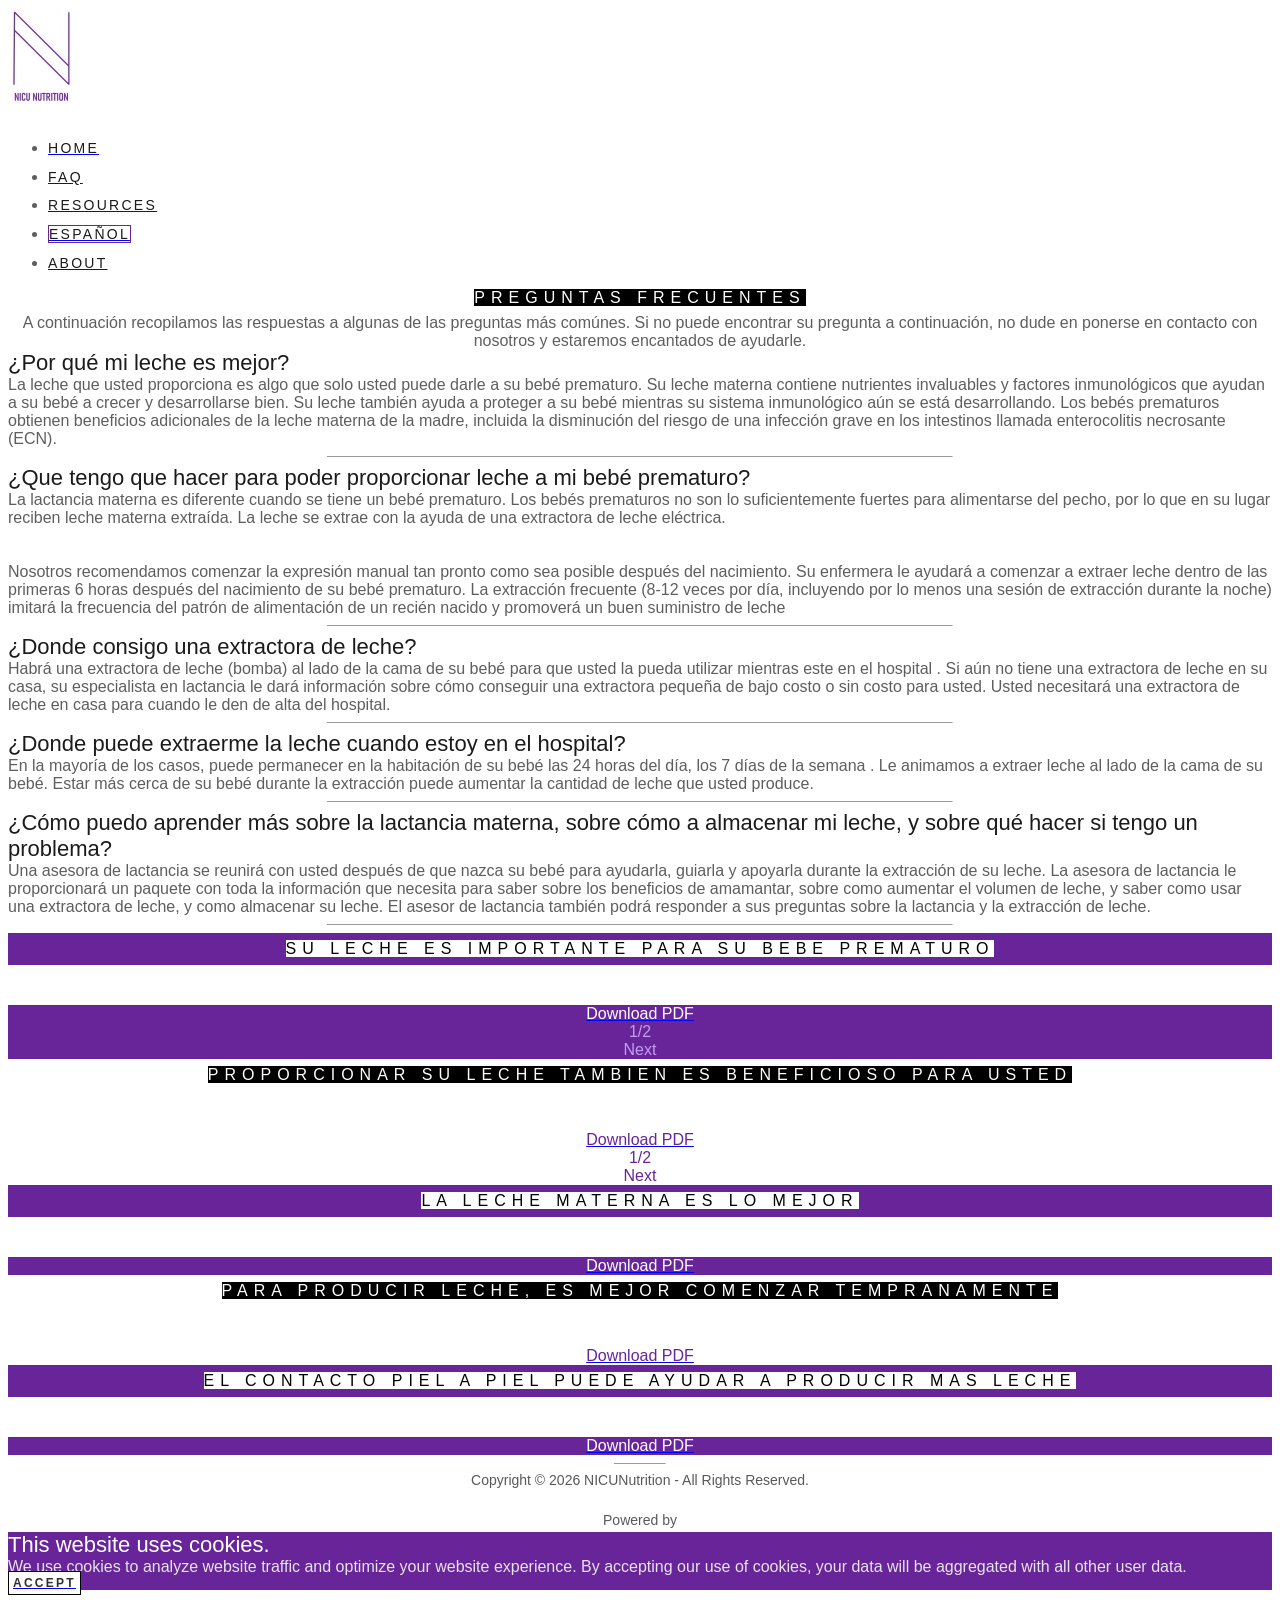
<file: _source/espanolNN.html>
<html xmlns:v="urn:schemas-microsoft-com:vml"
xmlns:o="urn:schemas-microsoft-com:office:office"
xmlns:w="urn:schemas-microsoft-com:office:word"
xmlns:m="http://schemas.microsoft.com/office/2004/12/omml"
xmlns="http://www.w3.org/TR/REC-html40">

<head>
<meta http-equiv=Content-Type content="text/html; charset=utf-8">
<meta name=ProgId content=Word.Document>
<meta name=Generator content="Microsoft Word 15">
<meta name=Originator content="Microsoft Word 15">
<link rel=File-List href="espanolNN.fld/filelist.xml">
<link rel=Edit-Time-Data href="espanolNN.fld/editdata.mso">
<!--[if !mso]>
<style>
v\:* {behavior:url(#default#VML);}
o\:* {behavior:url(#default#VML);}
w\:* {behavior:url(#default#VML);}
.shape {behavior:url(#default#VML);}
</style>
<![endif]--><!--[if gte mso 9]><xml>
 <o:DocumentProperties>
  <o:Author>Ariel Salas</o:Author>
  <o:LastAuthor>Ariel Salas</o:LastAuthor>
  <o:Revision>1</o:Revision>
  <o:TotalTime>1</o:TotalTime>
  <o:Created>2026-09-09T22:39:00Z</o:Created>
  <o:LastSaved>2026-09-09T22:40:00Z</o:LastSaved>
  <o:Pages>1</o:Pages>
  <o:Words>738</o:Words>
  <o:Characters>4207</o:Characters>
  <o:Lines>35</o:Lines>
  <o:Paragraphs>9</o:Paragraphs>
  <o:CharactersWithSpaces>4936</o:CharactersWithSpaces>
  <o:Version>16.00</o:Version>
 </o:DocumentProperties>
 <o:OfficeDocumentSettings>
  <o:AllowPNG/>
 </o:OfficeDocumentSettings>
</xml><![endif]-->
<link rel=themeData href="espanolNN.fld/themedata.thmx">
<link rel=colorSchemeMapping href="espanolNN.fld/colorschememapping.xml">
<!--[if gte mso 9]><xml>
 <w:WordDocument>
  <w:TrackMoves>false</w:TrackMoves>
  <w:TrackFormatting/>
  <w:PunctuationKerning/>
  <w:ValidateAgainstSchemas/>
  <w:SaveIfXMLInvalid>false</w:SaveIfXMLInvalid>
  <w:IgnoreMixedContent>false</w:IgnoreMixedContent>
  <w:AlwaysShowPlaceholderText>false</w:AlwaysShowPlaceholderText>
  <w:DoNotPromoteQF/>
  <w:LidThemeOther>EN-US</w:LidThemeOther>
  <w:LidThemeAsian>X-NONE</w:LidThemeAsian>
  <w:LidThemeComplexScript>X-NONE</w:LidThemeComplexScript>
  <w:Compatibility>
   <w:BreakWrappedTables/>
   <w:SnapToGridInCell/>
   <w:WrapTextWithPunct/>
   <w:UseAsianBreakRules/>
   <w:DontGrowAutofit/>
   <w:SplitPgBreakAndParaMark/>
   <w:EnableOpenTypeKerning/>
   <w:DontFlipMirrorIndents/>
   <w:OverrideTableStyleHps/>
  </w:Compatibility>
  <m:mathPr>
   <m:mathFont m:val="Cambria Math"/>
   <m:brkBin m:val="before"/>
   <m:brkBinSub m:val="&#45;-"/>
   <m:smallFrac m:val="off"/>
   <m:dispDef/>
   <m:lMargin m:val="0"/>
   <m:rMargin m:val="0"/>
   <m:defJc m:val="centerGroup"/>
   <m:wrapIndent m:val="1440"/>
   <m:intLim m:val="subSup"/>
   <m:naryLim m:val="undOvr"/>
  </m:mathPr></w:WordDocument>
</xml><![endif]--><!--[if gte mso 9]><xml>
 <w:LatentStyles DefLockedState="false" DefUnhideWhenUsed="false"
  DefSemiHidden="false" DefQFormat="false" DefPriority="99"
  LatentStyleCount="376">
  <w:LsdException Locked="false" Priority="0" QFormat="true" Name="Normal"/>
  <w:LsdException Locked="false" Priority="9" QFormat="true" Name="heading 1"/>
  <w:LsdException Locked="false" Priority="9" SemiHidden="true"
   UnhideWhenUsed="true" QFormat="true" Name="heading 2"/>
  <w:LsdException Locked="false" Priority="9" SemiHidden="true"
   UnhideWhenUsed="true" QFormat="true" Name="heading 3"/>
  <w:LsdException Locked="false" Priority="9" SemiHidden="true"
   UnhideWhenUsed="true" QFormat="true" Name="heading 4"/>
  <w:LsdException Locked="false" Priority="9" SemiHidden="true"
   UnhideWhenUsed="true" QFormat="true" Name="heading 5"/>
  <w:LsdException Locked="false" Priority="9" SemiHidden="true"
   UnhideWhenUsed="true" QFormat="true" Name="heading 6"/>
  <w:LsdException Locked="false" Priority="9" SemiHidden="true"
   UnhideWhenUsed="true" QFormat="true" Name="heading 7"/>
  <w:LsdException Locked="false" Priority="9" SemiHidden="true"
   UnhideWhenUsed="true" QFormat="true" Name="heading 8"/>
  <w:LsdException Locked="false" Priority="9" SemiHidden="true"
   UnhideWhenUsed="true" QFormat="true" Name="heading 9"/>
  <w:LsdException Locked="false" SemiHidden="true" UnhideWhenUsed="true"
   Name="index 1"/>
  <w:LsdException Locked="false" SemiHidden="true" UnhideWhenUsed="true"
   Name="index 2"/>
  <w:LsdException Locked="false" SemiHidden="true" UnhideWhenUsed="true"
   Name="index 3"/>
  <w:LsdException Locked="false" SemiHidden="true" UnhideWhenUsed="true"
   Name="index 4"/>
  <w:LsdException Locked="false" SemiHidden="true" UnhideWhenUsed="true"
   Name="index 5"/>
  <w:LsdException Locked="false" SemiHidden="true" UnhideWhenUsed="true"
   Name="index 6"/>
  <w:LsdException Locked="false" SemiHidden="true" UnhideWhenUsed="true"
   Name="index 7"/>
  <w:LsdException Locked="false" SemiHidden="true" UnhideWhenUsed="true"
   Name="index 8"/>
  <w:LsdException Locked="false" SemiHidden="true" UnhideWhenUsed="true"
   Name="index 9"/>
  <w:LsdException Locked="false" Priority="39" SemiHidden="true"
   UnhideWhenUsed="true" Name="toc 1"/>
  <w:LsdException Locked="false" Priority="39" SemiHidden="true"
   UnhideWhenUsed="true" Name="toc 2"/>
  <w:LsdException Locked="false" Priority="39" SemiHidden="true"
   UnhideWhenUsed="true" Name="toc 3"/>
  <w:LsdException Locked="false" Priority="39" SemiHidden="true"
   UnhideWhenUsed="true" Name="toc 4"/>
  <w:LsdException Locked="false" Priority="39" SemiHidden="true"
   UnhideWhenUsed="true" Name="toc 5"/>
  <w:LsdException Locked="false" Priority="39" SemiHidden="true"
   UnhideWhenUsed="true" Name="toc 6"/>
  <w:LsdException Locked="false" Priority="39" SemiHidden="true"
   UnhideWhenUsed="true" Name="toc 7"/>
  <w:LsdException Locked="false" Priority="39" SemiHidden="true"
   UnhideWhenUsed="true" Name="toc 8"/>
  <w:LsdException Locked="false" Priority="39" SemiHidden="true"
   UnhideWhenUsed="true" Name="toc 9"/>
  <w:LsdException Locked="false" SemiHidden="true" UnhideWhenUsed="true"
   Name="Normal Indent"/>
  <w:LsdException Locked="false" SemiHidden="true" UnhideWhenUsed="true"
   Name="footnote text"/>
  <w:LsdException Locked="false" SemiHidden="true" UnhideWhenUsed="true"
   Name="annotation text"/>
  <w:LsdException Locked="false" SemiHidden="true" UnhideWhenUsed="true"
   Name="header"/>
  <w:LsdException Locked="false" SemiHidden="true" UnhideWhenUsed="true"
   Name="footer"/>
  <w:LsdException Locked="false" SemiHidden="true" UnhideWhenUsed="true"
   Name="index heading"/>
  <w:LsdException Locked="false" Priority="35" SemiHidden="true"
   UnhideWhenUsed="true" QFormat="true" Name="caption"/>
  <w:LsdException Locked="false" SemiHidden="true" UnhideWhenUsed="true"
   Name="table of figures"/>
  <w:LsdException Locked="false" SemiHidden="true" UnhideWhenUsed="true"
   Name="envelope address"/>
  <w:LsdException Locked="false" SemiHidden="true" UnhideWhenUsed="true"
   Name="envelope return"/>
  <w:LsdException Locked="false" SemiHidden="true" UnhideWhenUsed="true"
   Name="footnote reference"/>
  <w:LsdException Locked="false" SemiHidden="true" UnhideWhenUsed="true"
   Name="annotation reference"/>
  <w:LsdException Locked="false" SemiHidden="true" UnhideWhenUsed="true"
   Name="line number"/>
  <w:LsdException Locked="false" SemiHidden="true" UnhideWhenUsed="true"
   Name="page number"/>
  <w:LsdException Locked="false" SemiHidden="true" UnhideWhenUsed="true"
   Name="endnote reference"/>
  <w:LsdException Locked="false" SemiHidden="true" UnhideWhenUsed="true"
   Name="endnote text"/>
  <w:LsdException Locked="false" SemiHidden="true" UnhideWhenUsed="true"
   Name="table of authorities"/>
  <w:LsdException Locked="false" SemiHidden="true" UnhideWhenUsed="true"
   Name="macro"/>
  <w:LsdException Locked="false" SemiHidden="true" UnhideWhenUsed="true"
   Name="toa heading"/>
  <w:LsdException Locked="false" SemiHidden="true" UnhideWhenUsed="true"
   Name="List"/>
  <w:LsdException Locked="false" SemiHidden="true" UnhideWhenUsed="true"
   Name="List Bullet"/>
  <w:LsdException Locked="false" SemiHidden="true" UnhideWhenUsed="true"
   Name="List Number"/>
  <w:LsdException Locked="false" SemiHidden="true" UnhideWhenUsed="true"
   Name="List 2"/>
  <w:LsdException Locked="false" SemiHidden="true" UnhideWhenUsed="true"
   Name="List 3"/>
  <w:LsdException Locked="false" SemiHidden="true" UnhideWhenUsed="true"
   Name="List 4"/>
  <w:LsdException Locked="false" SemiHidden="true" UnhideWhenUsed="true"
   Name="List 5"/>
  <w:LsdException Locked="false" SemiHidden="true" UnhideWhenUsed="true"
   Name="List Bullet 2"/>
  <w:LsdException Locked="false" SemiHidden="true" UnhideWhenUsed="true"
   Name="List Bullet 3"/>
  <w:LsdException Locked="false" SemiHidden="true" UnhideWhenUsed="true"
   Name="List Bullet 4"/>
  <w:LsdException Locked="false" SemiHidden="true" UnhideWhenUsed="true"
   Name="List Bullet 5"/>
  <w:LsdException Locked="false" SemiHidden="true" UnhideWhenUsed="true"
   Name="List Number 2"/>
  <w:LsdException Locked="false" SemiHidden="true" UnhideWhenUsed="true"
   Name="List Number 3"/>
  <w:LsdException Locked="false" SemiHidden="true" UnhideWhenUsed="true"
   Name="List Number 4"/>
  <w:LsdException Locked="false" SemiHidden="true" UnhideWhenUsed="true"
   Name="List Number 5"/>
  <w:LsdException Locked="false" Priority="10" QFormat="true" Name="Title"/>
  <w:LsdException Locked="false" SemiHidden="true" UnhideWhenUsed="true"
   Name="Closing"/>
  <w:LsdException Locked="false" SemiHidden="true" UnhideWhenUsed="true"
   Name="Signature"/>
  <w:LsdException Locked="false" Priority="1" SemiHidden="true"
   UnhideWhenUsed="true" Name="Default Paragraph Font"/>
  <w:LsdException Locked="false" SemiHidden="true" UnhideWhenUsed="true"
   Name="Body Text"/>
  <w:LsdException Locked="false" SemiHidden="true" UnhideWhenUsed="true"
   Name="Body Text Indent"/>
  <w:LsdException Locked="false" SemiHidden="true" UnhideWhenUsed="true"
   Name="List Continue"/>
  <w:LsdException Locked="false" SemiHidden="true" UnhideWhenUsed="true"
   Name="List Continue 2"/>
  <w:LsdException Locked="false" SemiHidden="true" UnhideWhenUsed="true"
   Name="List Continue 3"/>
  <w:LsdException Locked="false" SemiHidden="true" UnhideWhenUsed="true"
   Name="List Continue 4"/>
  <w:LsdException Locked="false" SemiHidden="true" UnhideWhenUsed="true"
   Name="List Continue 5"/>
  <w:LsdException Locked="false" SemiHidden="true" UnhideWhenUsed="true"
   Name="Message Header"/>
  <w:LsdException Locked="false" Priority="11" QFormat="true" Name="Subtitle"/>
  <w:LsdException Locked="false" SemiHidden="true" UnhideWhenUsed="true"
   Name="Salutation"/>
  <w:LsdException Locked="false" SemiHidden="true" UnhideWhenUsed="true"
   Name="Date"/>
  <w:LsdException Locked="false" SemiHidden="true" UnhideWhenUsed="true"
   Name="Body Text First Indent"/>
  <w:LsdException Locked="false" SemiHidden="true" UnhideWhenUsed="true"
   Name="Body Text First Indent 2"/>
  <w:LsdException Locked="false" SemiHidden="true" UnhideWhenUsed="true"
   Name="Note Heading"/>
  <w:LsdException Locked="false" SemiHidden="true" UnhideWhenUsed="true"
   Name="Body Text 2"/>
  <w:LsdException Locked="false" SemiHidden="true" UnhideWhenUsed="true"
   Name="Body Text 3"/>
  <w:LsdException Locked="false" SemiHidden="true" UnhideWhenUsed="true"
   Name="Body Text Indent 2"/>
  <w:LsdException Locked="false" SemiHidden="true" UnhideWhenUsed="true"
   Name="Body Text Indent 3"/>
  <w:LsdException Locked="false" SemiHidden="true" UnhideWhenUsed="true"
   Name="Block Text"/>
  <w:LsdException Locked="false" SemiHidden="true" UnhideWhenUsed="true"
   Name="Hyperlink"/>
  <w:LsdException Locked="false" SemiHidden="true" UnhideWhenUsed="true"
   Name="FollowedHyperlink"/>
  <w:LsdException Locked="false" Priority="22" QFormat="true" Name="Strong"/>
  <w:LsdException Locked="false" Priority="20" QFormat="true" Name="Emphasis"/>
  <w:LsdException Locked="false" SemiHidden="true" UnhideWhenUsed="true"
   Name="Document Map"/>
  <w:LsdException Locked="false" SemiHidden="true" UnhideWhenUsed="true"
   Name="Plain Text"/>
  <w:LsdException Locked="false" SemiHidden="true" UnhideWhenUsed="true"
   Name="E-mail Signature"/>
  <w:LsdException Locked="false" SemiHidden="true" UnhideWhenUsed="true"
   Name="HTML Top of Form"/>
  <w:LsdException Locked="false" SemiHidden="true" UnhideWhenUsed="true"
   Name="HTML Bottom of Form"/>
  <w:LsdException Locked="false" SemiHidden="true" UnhideWhenUsed="true"
   Name="Normal (Web)"/>
  <w:LsdException Locked="false" SemiHidden="true" UnhideWhenUsed="true"
   Name="HTML Acronym"/>
  <w:LsdException Locked="false" SemiHidden="true" UnhideWhenUsed="true"
   Name="HTML Address"/>
  <w:LsdException Locked="false" SemiHidden="true" UnhideWhenUsed="true"
   Name="HTML Cite"/>
  <w:LsdException Locked="false" SemiHidden="true" UnhideWhenUsed="true"
   Name="HTML Code"/>
  <w:LsdException Locked="false" SemiHidden="true" UnhideWhenUsed="true"
   Name="HTML Definition"/>
  <w:LsdException Locked="false" SemiHidden="true" UnhideWhenUsed="true"
   Name="HTML Keyboard"/>
  <w:LsdException Locked="false" SemiHidden="true" UnhideWhenUsed="true"
   Name="HTML Preformatted"/>
  <w:LsdException Locked="false" SemiHidden="true" UnhideWhenUsed="true"
   Name="HTML Sample"/>
  <w:LsdException Locked="false" SemiHidden="true" UnhideWhenUsed="true"
   Name="HTML Typewriter"/>
  <w:LsdException Locked="false" SemiHidden="true" UnhideWhenUsed="true"
   Name="HTML Variable"/>
  <w:LsdException Locked="false" SemiHidden="true" UnhideWhenUsed="true"
   Name="Normal Table"/>
  <w:LsdException Locked="false" SemiHidden="true" UnhideWhenUsed="true"
   Name="annotation subject"/>
  <w:LsdException Locked="false" SemiHidden="true" UnhideWhenUsed="true"
   Name="No List"/>
  <w:LsdException Locked="false" SemiHidden="true" UnhideWhenUsed="true"
   Name="Outline List 1"/>
  <w:LsdException Locked="false" SemiHidden="true" UnhideWhenUsed="true"
   Name="Outline List 2"/>
  <w:LsdException Locked="false" SemiHidden="true" UnhideWhenUsed="true"
   Name="Outline List 3"/>
  <w:LsdException Locked="false" SemiHidden="true" UnhideWhenUsed="true"
   Name="Table Simple 1"/>
  <w:LsdException Locked="false" SemiHidden="true" UnhideWhenUsed="true"
   Name="Table Simple 2"/>
  <w:LsdException Locked="false" SemiHidden="true" UnhideWhenUsed="true"
   Name="Table Simple 3"/>
  <w:LsdException Locked="false" SemiHidden="true" UnhideWhenUsed="true"
   Name="Table Classic 1"/>
  <w:LsdException Locked="false" SemiHidden="true" UnhideWhenUsed="true"
   Name="Table Classic 2"/>
  <w:LsdException Locked="false" SemiHidden="true" UnhideWhenUsed="true"
   Name="Table Classic 3"/>
  <w:LsdException Locked="false" SemiHidden="true" UnhideWhenUsed="true"
   Name="Table Classic 4"/>
  <w:LsdException Locked="false" SemiHidden="true" UnhideWhenUsed="true"
   Name="Table Colorful 1"/>
  <w:LsdException Locked="false" SemiHidden="true" UnhideWhenUsed="true"
   Name="Table Colorful 2"/>
  <w:LsdException Locked="false" SemiHidden="true" UnhideWhenUsed="true"
   Name="Table Colorful 3"/>
  <w:LsdException Locked="false" SemiHidden="true" UnhideWhenUsed="true"
   Name="Table Columns 1"/>
  <w:LsdException Locked="false" SemiHidden="true" UnhideWhenUsed="true"
   Name="Table Columns 2"/>
  <w:LsdException Locked="false" SemiHidden="true" UnhideWhenUsed="true"
   Name="Table Columns 3"/>
  <w:LsdException Locked="false" SemiHidden="true" UnhideWhenUsed="true"
   Name="Table Columns 4"/>
  <w:LsdException Locked="false" SemiHidden="true" UnhideWhenUsed="true"
   Name="Table Columns 5"/>
  <w:LsdException Locked="false" SemiHidden="true" UnhideWhenUsed="true"
   Name="Table Grid 1"/>
  <w:LsdException Locked="false" SemiHidden="true" UnhideWhenUsed="true"
   Name="Table Grid 2"/>
  <w:LsdException Locked="false" SemiHidden="true" UnhideWhenUsed="true"
   Name="Table Grid 3"/>
  <w:LsdException Locked="false" SemiHidden="true" UnhideWhenUsed="true"
   Name="Table Grid 4"/>
  <w:LsdException Locked="false" SemiHidden="true" UnhideWhenUsed="true"
   Name="Table Grid 5"/>
  <w:LsdException Locked="false" SemiHidden="true" UnhideWhenUsed="true"
   Name="Table Grid 6"/>
  <w:LsdException Locked="false" SemiHidden="true" UnhideWhenUsed="true"
   Name="Table Grid 7"/>
  <w:LsdException Locked="false" SemiHidden="true" UnhideWhenUsed="true"
   Name="Table Grid 8"/>
  <w:LsdException Locked="false" SemiHidden="true" UnhideWhenUsed="true"
   Name="Table List 1"/>
  <w:LsdException Locked="false" SemiHidden="true" UnhideWhenUsed="true"
   Name="Table List 2"/>
  <w:LsdException Locked="false" SemiHidden="true" UnhideWhenUsed="true"
   Name="Table List 3"/>
  <w:LsdException Locked="false" SemiHidden="true" UnhideWhenUsed="true"
   Name="Table List 4"/>
  <w:LsdException Locked="false" SemiHidden="true" UnhideWhenUsed="true"
   Name="Table List 5"/>
  <w:LsdException Locked="false" SemiHidden="true" UnhideWhenUsed="true"
   Name="Table List 6"/>
  <w:LsdException Locked="false" SemiHidden="true" UnhideWhenUsed="true"
   Name="Table List 7"/>
  <w:LsdException Locked="false" SemiHidden="true" UnhideWhenUsed="true"
   Name="Table List 8"/>
  <w:LsdException Locked="false" SemiHidden="true" UnhideWhenUsed="true"
   Name="Table 3D effects 1"/>
  <w:LsdException Locked="false" SemiHidden="true" UnhideWhenUsed="true"
   Name="Table 3D effects 2"/>
  <w:LsdException Locked="false" SemiHidden="true" UnhideWhenUsed="true"
   Name="Table 3D effects 3"/>
  <w:LsdException Locked="false" SemiHidden="true" UnhideWhenUsed="true"
   Name="Table Contemporary"/>
  <w:LsdException Locked="false" SemiHidden="true" UnhideWhenUsed="true"
   Name="Table Elegant"/>
  <w:LsdException Locked="false" SemiHidden="true" UnhideWhenUsed="true"
   Name="Table Professional"/>
  <w:LsdException Locked="false" SemiHidden="true" UnhideWhenUsed="true"
   Name="Table Subtle 1"/>
  <w:LsdException Locked="false" SemiHidden="true" UnhideWhenUsed="true"
   Name="Table Subtle 2"/>
  <w:LsdException Locked="false" SemiHidden="true" UnhideWhenUsed="true"
   Name="Table Web 1"/>
  <w:LsdException Locked="false" SemiHidden="true" UnhideWhenUsed="true"
   Name="Table Web 2"/>
  <w:LsdException Locked="false" SemiHidden="true" UnhideWhenUsed="true"
   Name="Table Web 3"/>
  <w:LsdException Locked="false" SemiHidden="true" UnhideWhenUsed="true"
   Name="Balloon Text"/>
  <w:LsdException Locked="false" Priority="39" Name="Table Grid"/>
  <w:LsdException Locked="false" SemiHidden="true" UnhideWhenUsed="true"
   Name="Table Theme"/>
  <w:LsdException Locked="false" SemiHidden="true" Name="Placeholder Text"/>
  <w:LsdException Locked="false" Priority="1" QFormat="true" Name="No Spacing"/>
  <w:LsdException Locked="false" Priority="60" Name="Light Shading"/>
  <w:LsdException Locked="false" Priority="61" Name="Light List"/>
  <w:LsdException Locked="false" Priority="62" Name="Light Grid"/>
  <w:LsdException Locked="false" Priority="63" Name="Medium Shading 1"/>
  <w:LsdException Locked="false" Priority="64" Name="Medium Shading 2"/>
  <w:LsdException Locked="false" Priority="65" Name="Medium List 1"/>
  <w:LsdException Locked="false" Priority="66" Name="Medium List 2"/>
  <w:LsdException Locked="false" Priority="67" Name="Medium Grid 1"/>
  <w:LsdException Locked="false" Priority="68" Name="Medium Grid 2"/>
  <w:LsdException Locked="false" Priority="69" Name="Medium Grid 3"/>
  <w:LsdException Locked="false" Priority="70" Name="Dark List"/>
  <w:LsdException Locked="false" Priority="71" Name="Colorful Shading"/>
  <w:LsdException Locked="false" Priority="72" Name="Colorful List"/>
  <w:LsdException Locked="false" Priority="73" Name="Colorful Grid"/>
  <w:LsdException Locked="false" Priority="60" Name="Light Shading Accent 1"/>
  <w:LsdException Locked="false" Priority="61" Name="Light List Accent 1"/>
  <w:LsdException Locked="false" Priority="62" Name="Light Grid Accent 1"/>
  <w:LsdException Locked="false" Priority="63" Name="Medium Shading 1 Accent 1"/>
  <w:LsdException Locked="false" Priority="64" Name="Medium Shading 2 Accent 1"/>
  <w:LsdException Locked="false" Priority="65" Name="Medium List 1 Accent 1"/>
  <w:LsdException Locked="false" SemiHidden="true" Name="Revision"/>
  <w:LsdException Locked="false" Priority="34" QFormat="true"
   Name="List Paragraph"/>
  <w:LsdException Locked="false" Priority="29" QFormat="true" Name="Quote"/>
  <w:LsdException Locked="false" Priority="30" QFormat="true"
   Name="Intense Quote"/>
  <w:LsdException Locked="false" Priority="66" Name="Medium List 2 Accent 1"/>
  <w:LsdException Locked="false" Priority="67" Name="Medium Grid 1 Accent 1"/>
  <w:LsdException Locked="false" Priority="68" Name="Medium Grid 2 Accent 1"/>
  <w:LsdException Locked="false" Priority="69" Name="Medium Grid 3 Accent 1"/>
  <w:LsdException Locked="false" Priority="70" Name="Dark List Accent 1"/>
  <w:LsdException Locked="false" Priority="71" Name="Colorful Shading Accent 1"/>
  <w:LsdException Locked="false" Priority="72" Name="Colorful List Accent 1"/>
  <w:LsdException Locked="false" Priority="73" Name="Colorful Grid Accent 1"/>
  <w:LsdException Locked="false" Priority="60" Name="Light Shading Accent 2"/>
  <w:LsdException Locked="false" Priority="61" Name="Light List Accent 2"/>
  <w:LsdException Locked="false" Priority="62" Name="Light Grid Accent 2"/>
  <w:LsdException Locked="false" Priority="63" Name="Medium Shading 1 Accent 2"/>
  <w:LsdException Locked="false" Priority="64" Name="Medium Shading 2 Accent 2"/>
  <w:LsdException Locked="false" Priority="65" Name="Medium List 1 Accent 2"/>
  <w:LsdException Locked="false" Priority="66" Name="Medium List 2 Accent 2"/>
  <w:LsdException Locked="false" Priority="67" Name="Medium Grid 1 Accent 2"/>
  <w:LsdException Locked="false" Priority="68" Name="Medium Grid 2 Accent 2"/>
  <w:LsdException Locked="false" Priority="69" Name="Medium Grid 3 Accent 2"/>
  <w:LsdException Locked="false" Priority="70" Name="Dark List Accent 2"/>
  <w:LsdException Locked="false" Priority="71" Name="Colorful Shading Accent 2"/>
  <w:LsdException Locked="false" Priority="72" Name="Colorful List Accent 2"/>
  <w:LsdException Locked="false" Priority="73" Name="Colorful Grid Accent 2"/>
  <w:LsdException Locked="false" Priority="60" Name="Light Shading Accent 3"/>
  <w:LsdException Locked="false" Priority="61" Name="Light List Accent 3"/>
  <w:LsdException Locked="false" Priority="62" Name="Light Grid Accent 3"/>
  <w:LsdException Locked="false" Priority="63" Name="Medium Shading 1 Accent 3"/>
  <w:LsdException Locked="false" Priority="64" Name="Medium Shading 2 Accent 3"/>
  <w:LsdException Locked="false" Priority="65" Name="Medium List 1 Accent 3"/>
  <w:LsdException Locked="false" Priority="66" Name="Medium List 2 Accent 3"/>
  <w:LsdException Locked="false" Priority="67" Name="Medium Grid 1 Accent 3"/>
  <w:LsdException Locked="false" Priority="68" Name="Medium Grid 2 Accent 3"/>
  <w:LsdException Locked="false" Priority="69" Name="Medium Grid 3 Accent 3"/>
  <w:LsdException Locked="false" Priority="70" Name="Dark List Accent 3"/>
  <w:LsdException Locked="false" Priority="71" Name="Colorful Shading Accent 3"/>
  <w:LsdException Locked="false" Priority="72" Name="Colorful List Accent 3"/>
  <w:LsdException Locked="false" Priority="73" Name="Colorful Grid Accent 3"/>
  <w:LsdException Locked="false" Priority="60" Name="Light Shading Accent 4"/>
  <w:LsdException Locked="false" Priority="61" Name="Light List Accent 4"/>
  <w:LsdException Locked="false" Priority="62" Name="Light Grid Accent 4"/>
  <w:LsdException Locked="false" Priority="63" Name="Medium Shading 1 Accent 4"/>
  <w:LsdException Locked="false" Priority="64" Name="Medium Shading 2 Accent 4"/>
  <w:LsdException Locked="false" Priority="65" Name="Medium List 1 Accent 4"/>
  <w:LsdException Locked="false" Priority="66" Name="Medium List 2 Accent 4"/>
  <w:LsdException Locked="false" Priority="67" Name="Medium Grid 1 Accent 4"/>
  <w:LsdException Locked="false" Priority="68" Name="Medium Grid 2 Accent 4"/>
  <w:LsdException Locked="false" Priority="69" Name="Medium Grid 3 Accent 4"/>
  <w:LsdException Locked="false" Priority="70" Name="Dark List Accent 4"/>
  <w:LsdException Locked="false" Priority="71" Name="Colorful Shading Accent 4"/>
  <w:LsdException Locked="false" Priority="72" Name="Colorful List Accent 4"/>
  <w:LsdException Locked="false" Priority="73" Name="Colorful Grid Accent 4"/>
  <w:LsdException Locked="false" Priority="60" Name="Light Shading Accent 5"/>
  <w:LsdException Locked="false" Priority="61" Name="Light List Accent 5"/>
  <w:LsdException Locked="false" Priority="62" Name="Light Grid Accent 5"/>
  <w:LsdException Locked="false" Priority="63" Name="Medium Shading 1 Accent 5"/>
  <w:LsdException Locked="false" Priority="64" Name="Medium Shading 2 Accent 5"/>
  <w:LsdException Locked="false" Priority="65" Name="Medium List 1 Accent 5"/>
  <w:LsdException Locked="false" Priority="66" Name="Medium List 2 Accent 5"/>
  <w:LsdException Locked="false" Priority="67" Name="Medium Grid 1 Accent 5"/>
  <w:LsdException Locked="false" Priority="68" Name="Medium Grid 2 Accent 5"/>
  <w:LsdException Locked="false" Priority="69" Name="Medium Grid 3 Accent 5"/>
  <w:LsdException Locked="false" Priority="70" Name="Dark List Accent 5"/>
  <w:LsdException Locked="false" Priority="71" Name="Colorful Shading Accent 5"/>
  <w:LsdException Locked="false" Priority="72" Name="Colorful List Accent 5"/>
  <w:LsdException Locked="false" Priority="73" Name="Colorful Grid Accent 5"/>
  <w:LsdException Locked="false" Priority="60" Name="Light Shading Accent 6"/>
  <w:LsdException Locked="false" Priority="61" Name="Light List Accent 6"/>
  <w:LsdException Locked="false" Priority="62" Name="Light Grid Accent 6"/>
  <w:LsdException Locked="false" Priority="63" Name="Medium Shading 1 Accent 6"/>
  <w:LsdException Locked="false" Priority="64" Name="Medium Shading 2 Accent 6"/>
  <w:LsdException Locked="false" Priority="65" Name="Medium List 1 Accent 6"/>
  <w:LsdException Locked="false" Priority="66" Name="Medium List 2 Accent 6"/>
  <w:LsdException Locked="false" Priority="67" Name="Medium Grid 1 Accent 6"/>
  <w:LsdException Locked="false" Priority="68" Name="Medium Grid 2 Accent 6"/>
  <w:LsdException Locked="false" Priority="69" Name="Medium Grid 3 Accent 6"/>
  <w:LsdException Locked="false" Priority="70" Name="Dark List Accent 6"/>
  <w:LsdException Locked="false" Priority="71" Name="Colorful Shading Accent 6"/>
  <w:LsdException Locked="false" Priority="72" Name="Colorful List Accent 6"/>
  <w:LsdException Locked="false" Priority="73" Name="Colorful Grid Accent 6"/>
  <w:LsdException Locked="false" Priority="19" QFormat="true"
   Name="Subtle Emphasis"/>
  <w:LsdException Locked="false" Priority="21" QFormat="true"
   Name="Intense Emphasis"/>
  <w:LsdException Locked="false" Priority="31" QFormat="true"
   Name="Subtle Reference"/>
  <w:LsdException Locked="false" Priority="32" QFormat="true"
   Name="Intense Reference"/>
  <w:LsdException Locked="false" Priority="33" QFormat="true" Name="Book Title"/>
  <w:LsdException Locked="false" Priority="37" SemiHidden="true"
   UnhideWhenUsed="true" Name="Bibliography"/>
  <w:LsdException Locked="false" Priority="39" SemiHidden="true"
   UnhideWhenUsed="true" QFormat="true" Name="TOC Heading"/>
  <w:LsdException Locked="false" Priority="41" Name="Plain Table 1"/>
  <w:LsdException Locked="false" Priority="42" Name="Plain Table 2"/>
  <w:LsdException Locked="false" Priority="43" Name="Plain Table 3"/>
  <w:LsdException Locked="false" Priority="44" Name="Plain Table 4"/>
  <w:LsdException Locked="false" Priority="45" Name="Plain Table 5"/>
  <w:LsdException Locked="false" Priority="40" Name="Grid Table Light"/>
  <w:LsdException Locked="false" Priority="46" Name="Grid Table 1 Light"/>
  <w:LsdException Locked="false" Priority="47" Name="Grid Table 2"/>
  <w:LsdException Locked="false" Priority="48" Name="Grid Table 3"/>
  <w:LsdException Locked="false" Priority="49" Name="Grid Table 4"/>
  <w:LsdException Locked="false" Priority="50" Name="Grid Table 5 Dark"/>
  <w:LsdException Locked="false" Priority="51" Name="Grid Table 6 Colorful"/>
  <w:LsdException Locked="false" Priority="52" Name="Grid Table 7 Colorful"/>
  <w:LsdException Locked="false" Priority="46"
   Name="Grid Table 1 Light Accent 1"/>
  <w:LsdException Locked="false" Priority="47" Name="Grid Table 2 Accent 1"/>
  <w:LsdException Locked="false" Priority="48" Name="Grid Table 3 Accent 1"/>
  <w:LsdException Locked="false" Priority="49" Name="Grid Table 4 Accent 1"/>
  <w:LsdException Locked="false" Priority="50" Name="Grid Table 5 Dark Accent 1"/>
  <w:LsdException Locked="false" Priority="51"
   Name="Grid Table 6 Colorful Accent 1"/>
  <w:LsdException Locked="false" Priority="52"
   Name="Grid Table 7 Colorful Accent 1"/>
  <w:LsdException Locked="false" Priority="46"
   Name="Grid Table 1 Light Accent 2"/>
  <w:LsdException Locked="false" Priority="47" Name="Grid Table 2 Accent 2"/>
  <w:LsdException Locked="false" Priority="48" Name="Grid Table 3 Accent 2"/>
  <w:LsdException Locked="false" Priority="49" Name="Grid Table 4 Accent 2"/>
  <w:LsdException Locked="false" Priority="50" Name="Grid Table 5 Dark Accent 2"/>
  <w:LsdException Locked="false" Priority="51"
   Name="Grid Table 6 Colorful Accent 2"/>
  <w:LsdException Locked="false" Priority="52"
   Name="Grid Table 7 Colorful Accent 2"/>
  <w:LsdException Locked="false" Priority="46"
   Name="Grid Table 1 Light Accent 3"/>
  <w:LsdException Locked="false" Priority="47" Name="Grid Table 2 Accent 3"/>
  <w:LsdException Locked="false" Priority="48" Name="Grid Table 3 Accent 3"/>
  <w:LsdException Locked="false" Priority="49" Name="Grid Table 4 Accent 3"/>
  <w:LsdException Locked="false" Priority="50" Name="Grid Table 5 Dark Accent 3"/>
  <w:LsdException Locked="false" Priority="51"
   Name="Grid Table 6 Colorful Accent 3"/>
  <w:LsdException Locked="false" Priority="52"
   Name="Grid Table 7 Colorful Accent 3"/>
  <w:LsdException Locked="false" Priority="46"
   Name="Grid Table 1 Light Accent 4"/>
  <w:LsdException Locked="false" Priority="47" Name="Grid Table 2 Accent 4"/>
  <w:LsdException Locked="false" Priority="48" Name="Grid Table 3 Accent 4"/>
  <w:LsdException Locked="false" Priority="49" Name="Grid Table 4 Accent 4"/>
  <w:LsdException Locked="false" Priority="50" Name="Grid Table 5 Dark Accent 4"/>
  <w:LsdException Locked="false" Priority="51"
   Name="Grid Table 6 Colorful Accent 4"/>
  <w:LsdException Locked="false" Priority="52"
   Name="Grid Table 7 Colorful Accent 4"/>
  <w:LsdException Locked="false" Priority="46"
   Name="Grid Table 1 Light Accent 5"/>
  <w:LsdException Locked="false" Priority="47" Name="Grid Table 2 Accent 5"/>
  <w:LsdException Locked="false" Priority="48" Name="Grid Table 3 Accent 5"/>
  <w:LsdException Locked="false" Priority="49" Name="Grid Table 4 Accent 5"/>
  <w:LsdException Locked="false" Priority="50" Name="Grid Table 5 Dark Accent 5"/>
  <w:LsdException Locked="false" Priority="51"
   Name="Grid Table 6 Colorful Accent 5"/>
  <w:LsdException Locked="false" Priority="52"
   Name="Grid Table 7 Colorful Accent 5"/>
  <w:LsdException Locked="false" Priority="46"
   Name="Grid Table 1 Light Accent 6"/>
  <w:LsdException Locked="false" Priority="47" Name="Grid Table 2 Accent 6"/>
  <w:LsdException Locked="false" Priority="48" Name="Grid Table 3 Accent 6"/>
  <w:LsdException Locked="false" Priority="49" Name="Grid Table 4 Accent 6"/>
  <w:LsdException Locked="false" Priority="50" Name="Grid Table 5 Dark Accent 6"/>
  <w:LsdException Locked="false" Priority="51"
   Name="Grid Table 6 Colorful Accent 6"/>
  <w:LsdException Locked="false" Priority="52"
   Name="Grid Table 7 Colorful Accent 6"/>
  <w:LsdException Locked="false" Priority="46" Name="List Table 1 Light"/>
  <w:LsdException Locked="false" Priority="47" Name="List Table 2"/>
  <w:LsdException Locked="false" Priority="48" Name="List Table 3"/>
  <w:LsdException Locked="false" Priority="49" Name="List Table 4"/>
  <w:LsdException Locked="false" Priority="50" Name="List Table 5 Dark"/>
  <w:LsdException Locked="false" Priority="51" Name="List Table 6 Colorful"/>
  <w:LsdException Locked="false" Priority="52" Name="List Table 7 Colorful"/>
  <w:LsdException Locked="false" Priority="46"
   Name="List Table 1 Light Accent 1"/>
  <w:LsdException Locked="false" Priority="47" Name="List Table 2 Accent 1"/>
  <w:LsdException Locked="false" Priority="48" Name="List Table 3 Accent 1"/>
  <w:LsdException Locked="false" Priority="49" Name="List Table 4 Accent 1"/>
  <w:LsdException Locked="false" Priority="50" Name="List Table 5 Dark Accent 1"/>
  <w:LsdException Locked="false" Priority="51"
   Name="List Table 6 Colorful Accent 1"/>
  <w:LsdException Locked="false" Priority="52"
   Name="List Table 7 Colorful Accent 1"/>
  <w:LsdException Locked="false" Priority="46"
   Name="List Table 1 Light Accent 2"/>
  <w:LsdException Locked="false" Priority="47" Name="List Table 2 Accent 2"/>
  <w:LsdException Locked="false" Priority="48" Name="List Table 3 Accent 2"/>
  <w:LsdException Locked="false" Priority="49" Name="List Table 4 Accent 2"/>
  <w:LsdException Locked="false" Priority="50" Name="List Table 5 Dark Accent 2"/>
  <w:LsdException Locked="false" Priority="51"
   Name="List Table 6 Colorful Accent 2"/>
  <w:LsdException Locked="false" Priority="52"
   Name="List Table 7 Colorful Accent 2"/>
  <w:LsdException Locked="false" Priority="46"
   Name="List Table 1 Light Accent 3"/>
  <w:LsdException Locked="false" Priority="47" Name="List Table 2 Accent 3"/>
  <w:LsdException Locked="false" Priority="48" Name="List Table 3 Accent 3"/>
  <w:LsdException Locked="false" Priority="49" Name="List Table 4 Accent 3"/>
  <w:LsdException Locked="false" Priority="50" Name="List Table 5 Dark Accent 3"/>
  <w:LsdException Locked="false" Priority="51"
   Name="List Table 6 Colorful Accent 3"/>
  <w:LsdException Locked="false" Priority="52"
   Name="List Table 7 Colorful Accent 3"/>
  <w:LsdException Locked="false" Priority="46"
   Name="List Table 1 Light Accent 4"/>
  <w:LsdException Locked="false" Priority="47" Name="List Table 2 Accent 4"/>
  <w:LsdException Locked="false" Priority="48" Name="List Table 3 Accent 4"/>
  <w:LsdException Locked="false" Priority="49" Name="List Table 4 Accent 4"/>
  <w:LsdException Locked="false" Priority="50" Name="List Table 5 Dark Accent 4"/>
  <w:LsdException Locked="false" Priority="51"
   Name="List Table 6 Colorful Accent 4"/>
  <w:LsdException Locked="false" Priority="52"
   Name="List Table 7 Colorful Accent 4"/>
  <w:LsdException Locked="false" Priority="46"
   Name="List Table 1 Light Accent 5"/>
  <w:LsdException Locked="false" Priority="47" Name="List Table 2 Accent 5"/>
  <w:LsdException Locked="false" Priority="48" Name="List Table 3 Accent 5"/>
  <w:LsdException Locked="false" Priority="49" Name="List Table 4 Accent 5"/>
  <w:LsdException Locked="false" Priority="50" Name="List Table 5 Dark Accent 5"/>
  <w:LsdException Locked="false" Priority="51"
   Name="List Table 6 Colorful Accent 5"/>
  <w:LsdException Locked="false" Priority="52"
   Name="List Table 7 Colorful Accent 5"/>
  <w:LsdException Locked="false" Priority="46"
   Name="List Table 1 Light Accent 6"/>
  <w:LsdException Locked="false" Priority="47" Name="List Table 2 Accent 6"/>
  <w:LsdException Locked="false" Priority="48" Name="List Table 3 Accent 6"/>
  <w:LsdException Locked="false" Priority="49" Name="List Table 4 Accent 6"/>
  <w:LsdException Locked="false" Priority="50" Name="List Table 5 Dark Accent 6"/>
  <w:LsdException Locked="false" Priority="51"
   Name="List Table 6 Colorful Accent 6"/>
  <w:LsdException Locked="false" Priority="52"
   Name="List Table 7 Colorful Accent 6"/>
  <w:LsdException Locked="false" SemiHidden="true" UnhideWhenUsed="true"
   Name="Mention"/>
  <w:LsdException Locked="false" SemiHidden="true" UnhideWhenUsed="true"
   Name="Smart Hyperlink"/>
  <w:LsdException Locked="false" SemiHidden="true" UnhideWhenUsed="true"
   Name="Hashtag"/>
  <w:LsdException Locked="false" SemiHidden="true" UnhideWhenUsed="true"
   Name="Unresolved Mention"/>
  <w:LsdException Locked="false" SemiHidden="true" UnhideWhenUsed="true"
   Name="Smart Link"/>
 </w:LatentStyles>
</xml><![endif]-->
<style>
<!--
 /* Font Definitions */
 @font-face
	{font-family:Wingdings;
	panose-1:5 0 0 0 0 0 0 0 0 0;
	mso-font-charset:77;
	mso-generic-font-family:decorative;
	mso-font-pitch:variable;
	mso-font-signature:3 0 0 0 -2147483647 0;}
@font-face
	{font-family:"Cambria Math";
	panose-1:2 4 5 3 5 4 6 3 2 4;
	mso-font-charset:0;
	mso-generic-font-family:roman;
	mso-font-pitch:variable;
	mso-font-signature:-536870145 1107305727 0 0 415 0;}
@font-face
	{font-family:Aptos;
	panose-1:2 11 0 4 2 2 2 2 2 4;
	mso-font-charset:0;
	mso-generic-font-family:swiss;
	mso-font-pitch:variable;
	mso-font-signature:536871559 3 0 0 415 0;}
@font-face
	{font-family:Lato;
	panose-1:2 15 5 2 2 2 4 3 2 3;
	mso-font-charset:0;
	mso-generic-font-family:swiss;
	mso-font-pitch:variable;
	mso-font-signature:-520092929 1342237951 33 0 415 0;}
 /* Style Definitions */
 p.MsoNormal, li.MsoNormal, div.MsoNormal
	{mso-style-unhide:no;
	mso-style-qformat:yes;
	mso-style-parent:"";
	margin-top:0in;
	margin-right:0in;
	margin-bottom:8.0pt;
	margin-left:0in;
	line-height:115%;
	mso-pagination:widow-orphan;
	font-size:12.0pt;
	font-family:"Aptos",sans-serif;
	mso-ascii-font-family:Aptos;
	mso-ascii-theme-font:minor-latin;
	mso-fareast-font-family:Aptos;
	mso-fareast-theme-font:minor-latin;
	mso-hansi-font-family:Aptos;
	mso-hansi-theme-font:minor-latin;
	mso-bidi-font-family:"Times New Roman";
	mso-bidi-theme-font:minor-bidi;
	mso-font-kerning:1.0pt;
	mso-ligatures:standardcontextual;}
h1
	{mso-style-priority:9;
	mso-style-unhide:no;
	mso-style-qformat:yes;
	mso-style-link:"Heading 1 Char";
	mso-style-next:Normal;
	margin-top:.25in;
	margin-right:0in;
	margin-bottom:4.0pt;
	margin-left:0in;
	line-height:115%;
	mso-pagination:widow-orphan lines-together;
	page-break-after:avoid;
	mso-outline-level:1;
	font-size:20.0pt;
	font-family:"Aptos Display",sans-serif;
	mso-ascii-font-family:"Aptos Display";
	mso-ascii-theme-font:major-latin;
	mso-fareast-font-family:"Times New Roman";
	mso-fareast-theme-font:major-fareast;
	mso-hansi-font-family:"Aptos Display";
	mso-hansi-theme-font:major-latin;
	mso-bidi-font-family:"Times New Roman";
	mso-bidi-theme-font:major-bidi;
	color:#0F4761;
	mso-themecolor:accent1;
	mso-themeshade:191;
	mso-font-kerning:1.0pt;
	mso-ligatures:standardcontextual;
	font-weight:normal;}
h2
	{mso-style-priority:9;
	mso-style-qformat:yes;
	mso-style-link:"Heading 2 Char";
	mso-style-next:Normal;
	margin-top:8.0pt;
	margin-right:0in;
	margin-bottom:4.0pt;
	margin-left:0in;
	line-height:115%;
	mso-pagination:widow-orphan lines-together;
	page-break-after:avoid;
	mso-outline-level:2;
	font-size:16.0pt;
	font-family:"Aptos Display",sans-serif;
	mso-ascii-font-family:"Aptos Display";
	mso-ascii-theme-font:major-latin;
	mso-fareast-font-family:"Times New Roman";
	mso-fareast-theme-font:major-fareast;
	mso-hansi-font-family:"Aptos Display";
	mso-hansi-theme-font:major-latin;
	mso-bidi-font-family:"Times New Roman";
	mso-bidi-theme-font:major-bidi;
	color:#0F4761;
	mso-themecolor:accent1;
	mso-themeshade:191;
	mso-font-kerning:1.0pt;
	mso-ligatures:standardcontextual;
	font-weight:normal;}
h3
	{mso-style-noshow:yes;
	mso-style-priority:9;
	mso-style-qformat:yes;
	mso-style-link:"Heading 3 Char";
	mso-style-next:Normal;
	margin-top:8.0pt;
	margin-right:0in;
	margin-bottom:4.0pt;
	margin-left:0in;
	line-height:115%;
	mso-pagination:widow-orphan lines-together;
	page-break-after:avoid;
	mso-outline-level:3;
	font-size:14.0pt;
	font-family:"Aptos",sans-serif;
	mso-ascii-font-family:Aptos;
	mso-ascii-theme-font:minor-latin;
	mso-fareast-font-family:"Times New Roman";
	mso-fareast-theme-font:major-fareast;
	mso-hansi-font-family:Aptos;
	mso-hansi-theme-font:minor-latin;
	mso-bidi-font-family:"Times New Roman";
	mso-bidi-theme-font:major-bidi;
	color:#0F4761;
	mso-themecolor:accent1;
	mso-themeshade:191;
	mso-font-kerning:1.0pt;
	mso-ligatures:standardcontextual;
	font-weight:normal;}
h4
	{mso-style-priority:9;
	mso-style-qformat:yes;
	mso-style-link:"Heading 4 Char";
	mso-style-next:Normal;
	margin-top:4.0pt;
	margin-right:0in;
	margin-bottom:2.0pt;
	margin-left:0in;
	line-height:115%;
	mso-pagination:widow-orphan lines-together;
	page-break-after:avoid;
	mso-outline-level:4;
	font-size:12.0pt;
	font-family:"Aptos",sans-serif;
	mso-ascii-font-family:Aptos;
	mso-ascii-theme-font:minor-latin;
	mso-fareast-font-family:"Times New Roman";
	mso-fareast-theme-font:major-fareast;
	mso-hansi-font-family:Aptos;
	mso-hansi-theme-font:minor-latin;
	mso-bidi-font-family:"Times New Roman";
	mso-bidi-theme-font:major-bidi;
	color:#0F4761;
	mso-themecolor:accent1;
	mso-themeshade:191;
	mso-font-kerning:1.0pt;
	mso-ligatures:standardcontextual;
	font-weight:normal;
	font-style:italic;}
h5
	{mso-style-noshow:yes;
	mso-style-priority:9;
	mso-style-qformat:yes;
	mso-style-link:"Heading 5 Char";
	mso-style-next:Normal;
	margin-top:4.0pt;
	margin-right:0in;
	margin-bottom:2.0pt;
	margin-left:0in;
	line-height:115%;
	mso-pagination:widow-orphan lines-together;
	page-break-after:avoid;
	mso-outline-level:5;
	font-size:12.0pt;
	font-family:"Aptos",sans-serif;
	mso-ascii-font-family:Aptos;
	mso-ascii-theme-font:minor-latin;
	mso-fareast-font-family:"Times New Roman";
	mso-fareast-theme-font:major-fareast;
	mso-hansi-font-family:Aptos;
	mso-hansi-theme-font:minor-latin;
	mso-bidi-font-family:"Times New Roman";
	mso-bidi-theme-font:major-bidi;
	color:#0F4761;
	mso-themecolor:accent1;
	mso-themeshade:191;
	mso-font-kerning:1.0pt;
	mso-ligatures:standardcontextual;
	font-weight:normal;}
h6
	{mso-style-noshow:yes;
	mso-style-priority:9;
	mso-style-qformat:yes;
	mso-style-link:"Heading 6 Char";
	mso-style-next:Normal;
	margin-top:2.0pt;
	margin-right:0in;
	margin-bottom:0in;
	margin-left:0in;
	line-height:115%;
	mso-pagination:widow-orphan lines-together;
	page-break-after:avoid;
	mso-outline-level:6;
	font-size:12.0pt;
	font-family:"Aptos",sans-serif;
	mso-ascii-font-family:Aptos;
	mso-ascii-theme-font:minor-latin;
	mso-fareast-font-family:"Times New Roman";
	mso-fareast-theme-font:major-fareast;
	mso-hansi-font-family:Aptos;
	mso-hansi-theme-font:minor-latin;
	mso-bidi-font-family:"Times New Roman";
	mso-bidi-theme-font:major-bidi;
	color:#595959;
	mso-themecolor:text1;
	mso-themetint:166;
	mso-font-kerning:1.0pt;
	mso-ligatures:standardcontextual;
	font-weight:normal;
	font-style:italic;}
p.MsoHeading7, li.MsoHeading7, div.MsoHeading7
	{mso-style-noshow:yes;
	mso-style-priority:9;
	mso-style-qformat:yes;
	mso-style-link:"Heading 7 Char";
	mso-style-next:Normal;
	margin-top:2.0pt;
	margin-right:0in;
	margin-bottom:0in;
	margin-left:0in;
	line-height:115%;
	mso-pagination:widow-orphan lines-together;
	page-break-after:avoid;
	mso-outline-level:7;
	font-size:12.0pt;
	font-family:"Aptos",sans-serif;
	mso-ascii-font-family:Aptos;
	mso-ascii-theme-font:minor-latin;
	mso-fareast-font-family:"Times New Roman";
	mso-fareast-theme-font:major-fareast;
	mso-hansi-font-family:Aptos;
	mso-hansi-theme-font:minor-latin;
	mso-bidi-font-family:"Times New Roman";
	mso-bidi-theme-font:major-bidi;
	color:#595959;
	mso-themecolor:text1;
	mso-themetint:166;
	mso-font-kerning:1.0pt;
	mso-ligatures:standardcontextual;}
p.MsoHeading8, li.MsoHeading8, div.MsoHeading8
	{mso-style-noshow:yes;
	mso-style-priority:9;
	mso-style-qformat:yes;
	mso-style-link:"Heading 8 Char";
	mso-style-next:Normal;
	margin:0in;
	line-height:115%;
	mso-pagination:widow-orphan lines-together;
	page-break-after:avoid;
	mso-outline-level:8;
	font-size:12.0pt;
	font-family:"Aptos",sans-serif;
	mso-ascii-font-family:Aptos;
	mso-ascii-theme-font:minor-latin;
	mso-fareast-font-family:"Times New Roman";
	mso-fareast-theme-font:major-fareast;
	mso-hansi-font-family:Aptos;
	mso-hansi-theme-font:minor-latin;
	mso-bidi-font-family:"Times New Roman";
	mso-bidi-theme-font:major-bidi;
	color:#272727;
	mso-themecolor:text1;
	mso-themetint:216;
	mso-font-kerning:1.0pt;
	mso-ligatures:standardcontextual;
	font-style:italic;}
p.MsoHeading9, li.MsoHeading9, div.MsoHeading9
	{mso-style-noshow:yes;
	mso-style-priority:9;
	mso-style-qformat:yes;
	mso-style-link:"Heading 9 Char";
	mso-style-next:Normal;
	margin:0in;
	line-height:115%;
	mso-pagination:widow-orphan lines-together;
	page-break-after:avoid;
	mso-outline-level:9;
	font-size:12.0pt;
	font-family:"Aptos",sans-serif;
	mso-ascii-font-family:Aptos;
	mso-ascii-theme-font:minor-latin;
	mso-fareast-font-family:"Times New Roman";
	mso-fareast-theme-font:major-fareast;
	mso-hansi-font-family:Aptos;
	mso-hansi-theme-font:minor-latin;
	mso-bidi-font-family:"Times New Roman";
	mso-bidi-theme-font:major-bidi;
	color:#272727;
	mso-themecolor:text1;
	mso-themetint:216;
	mso-font-kerning:1.0pt;
	mso-ligatures:standardcontextual;}
p.MsoTitle, li.MsoTitle, div.MsoTitle
	{mso-style-priority:10;
	mso-style-unhide:no;
	mso-style-qformat:yes;
	mso-style-link:"Title Char";
	mso-style-next:Normal;
	margin-top:0in;
	margin-right:0in;
	margin-bottom:4.0pt;
	margin-left:0in;
	mso-add-space:auto;
	mso-pagination:widow-orphan;
	font-size:28.0pt;
	font-family:"Aptos Display",sans-serif;
	mso-ascii-font-family:"Aptos Display";
	mso-ascii-theme-font:major-latin;
	mso-fareast-font-family:"Times New Roman";
	mso-fareast-theme-font:major-fareast;
	mso-hansi-font-family:"Aptos Display";
	mso-hansi-theme-font:major-latin;
	mso-bidi-font-family:"Times New Roman";
	mso-bidi-theme-font:major-bidi;
	letter-spacing:-.5pt;
	mso-font-kerning:14.0pt;
	mso-ligatures:standardcontextual;}
p.MsoTitleCxSpFirst, li.MsoTitleCxSpFirst, div.MsoTitleCxSpFirst
	{mso-style-priority:10;
	mso-style-unhide:no;
	mso-style-qformat:yes;
	mso-style-link:"Title Char";
	mso-style-next:Normal;
	mso-style-type:export-only;
	margin:0in;
	mso-add-space:auto;
	mso-pagination:widow-orphan;
	font-size:28.0pt;
	font-family:"Aptos Display",sans-serif;
	mso-ascii-font-family:"Aptos Display";
	mso-ascii-theme-font:major-latin;
	mso-fareast-font-family:"Times New Roman";
	mso-fareast-theme-font:major-fareast;
	mso-hansi-font-family:"Aptos Display";
	mso-hansi-theme-font:major-latin;
	mso-bidi-font-family:"Times New Roman";
	mso-bidi-theme-font:major-bidi;
	letter-spacing:-.5pt;
	mso-font-kerning:14.0pt;
	mso-ligatures:standardcontextual;}
p.MsoTitleCxSpMiddle, li.MsoTitleCxSpMiddle, div.MsoTitleCxSpMiddle
	{mso-style-priority:10;
	mso-style-unhide:no;
	mso-style-qformat:yes;
	mso-style-link:"Title Char";
	mso-style-next:Normal;
	mso-style-type:export-only;
	margin:0in;
	mso-add-space:auto;
	mso-pagination:widow-orphan;
	font-size:28.0pt;
	font-family:"Aptos Display",sans-serif;
	mso-ascii-font-family:"Aptos Display";
	mso-ascii-theme-font:major-latin;
	mso-fareast-font-family:"Times New Roman";
	mso-fareast-theme-font:major-fareast;
	mso-hansi-font-family:"Aptos Display";
	mso-hansi-theme-font:major-latin;
	mso-bidi-font-family:"Times New Roman";
	mso-bidi-theme-font:major-bidi;
	letter-spacing:-.5pt;
	mso-font-kerning:14.0pt;
	mso-ligatures:standardcontextual;}
p.MsoTitleCxSpLast, li.MsoTitleCxSpLast, div.MsoTitleCxSpLast
	{mso-style-priority:10;
	mso-style-unhide:no;
	mso-style-qformat:yes;
	mso-style-link:"Title Char";
	mso-style-next:Normal;
	mso-style-type:export-only;
	margin-top:0in;
	margin-right:0in;
	margin-bottom:4.0pt;
	margin-left:0in;
	mso-add-space:auto;
	mso-pagination:widow-orphan;
	font-size:28.0pt;
	font-family:"Aptos Display",sans-serif;
	mso-ascii-font-family:"Aptos Display";
	mso-ascii-theme-font:major-latin;
	mso-fareast-font-family:"Times New Roman";
	mso-fareast-theme-font:major-fareast;
	mso-hansi-font-family:"Aptos Display";
	mso-hansi-theme-font:major-latin;
	mso-bidi-font-family:"Times New Roman";
	mso-bidi-theme-font:major-bidi;
	letter-spacing:-.5pt;
	mso-font-kerning:14.0pt;
	mso-ligatures:standardcontextual;}
p.MsoSubtitle, li.MsoSubtitle, div.MsoSubtitle
	{mso-style-priority:11;
	mso-style-unhide:no;
	mso-style-qformat:yes;
	mso-style-link:"Subtitle Char";
	mso-style-next:Normal;
	margin-top:0in;
	margin-right:0in;
	margin-bottom:8.0pt;
	margin-left:0in;
	line-height:115%;
	mso-pagination:widow-orphan;
	font-size:14.0pt;
	font-family:"Aptos",sans-serif;
	mso-ascii-font-family:Aptos;
	mso-ascii-theme-font:minor-latin;
	mso-fareast-font-family:"Times New Roman";
	mso-fareast-theme-font:major-fareast;
	mso-hansi-font-family:Aptos;
	mso-hansi-theme-font:minor-latin;
	mso-bidi-font-family:"Times New Roman";
	mso-bidi-theme-font:major-bidi;
	color:#595959;
	mso-themecolor:text1;
	mso-themetint:166;
	letter-spacing:.75pt;
	mso-font-kerning:1.0pt;
	mso-ligatures:standardcontextual;}
a:link, span.MsoHyperlink
	{mso-style-noshow:yes;
	mso-style-priority:99;
	color:blue;
	text-decoration:underline;
	text-underline:single;}
a:visited, span.MsoHyperlinkFollowed
	{mso-style-noshow:yes;
	mso-style-priority:99;
	color:#96607D;
	mso-themecolor:followedhyperlink;
	text-decoration:underline;
	text-underline:single;}
p
	{mso-style-noshow:yes;
	mso-style-priority:99;
	mso-margin-top-alt:auto;
	margin-right:0in;
	mso-margin-bottom-alt:auto;
	margin-left:0in;
	mso-pagination:widow-orphan;
	font-size:12.0pt;
	font-family:"Times New Roman",serif;
	mso-fareast-font-family:"Times New Roman";}
p.MsoListParagraph, li.MsoListParagraph, div.MsoListParagraph
	{mso-style-priority:34;
	mso-style-unhide:no;
	mso-style-qformat:yes;
	margin-top:0in;
	margin-right:0in;
	margin-bottom:8.0pt;
	margin-left:.5in;
	mso-add-space:auto;
	line-height:115%;
	mso-pagination:widow-orphan;
	font-size:12.0pt;
	font-family:"Aptos",sans-serif;
	mso-ascii-font-family:Aptos;
	mso-ascii-theme-font:minor-latin;
	mso-fareast-font-family:Aptos;
	mso-fareast-theme-font:minor-latin;
	mso-hansi-font-family:Aptos;
	mso-hansi-theme-font:minor-latin;
	mso-bidi-font-family:"Times New Roman";
	mso-bidi-theme-font:minor-bidi;
	mso-font-kerning:1.0pt;
	mso-ligatures:standardcontextual;}
p.MsoListParagraphCxSpFirst, li.MsoListParagraphCxSpFirst, div.MsoListParagraphCxSpFirst
	{mso-style-priority:34;
	mso-style-unhide:no;
	mso-style-qformat:yes;
	mso-style-type:export-only;
	margin-top:0in;
	margin-right:0in;
	margin-bottom:0in;
	margin-left:.5in;
	mso-add-space:auto;
	line-height:115%;
	mso-pagination:widow-orphan;
	font-size:12.0pt;
	font-family:"Aptos",sans-serif;
	mso-ascii-font-family:Aptos;
	mso-ascii-theme-font:minor-latin;
	mso-fareast-font-family:Aptos;
	mso-fareast-theme-font:minor-latin;
	mso-hansi-font-family:Aptos;
	mso-hansi-theme-font:minor-latin;
	mso-bidi-font-family:"Times New Roman";
	mso-bidi-theme-font:minor-bidi;
	mso-font-kerning:1.0pt;
	mso-ligatures:standardcontextual;}
p.MsoListParagraphCxSpMiddle, li.MsoListParagraphCxSpMiddle, div.MsoListParagraphCxSpMiddle
	{mso-style-priority:34;
	mso-style-unhide:no;
	mso-style-qformat:yes;
	mso-style-type:export-only;
	margin-top:0in;
	margin-right:0in;
	margin-bottom:0in;
	margin-left:.5in;
	mso-add-space:auto;
	line-height:115%;
	mso-pagination:widow-orphan;
	font-size:12.0pt;
	font-family:"Aptos",sans-serif;
	mso-ascii-font-family:Aptos;
	mso-ascii-theme-font:minor-latin;
	mso-fareast-font-family:Aptos;
	mso-fareast-theme-font:minor-latin;
	mso-hansi-font-family:Aptos;
	mso-hansi-theme-font:minor-latin;
	mso-bidi-font-family:"Times New Roman";
	mso-bidi-theme-font:minor-bidi;
	mso-font-kerning:1.0pt;
	mso-ligatures:standardcontextual;}
p.MsoListParagraphCxSpLast, li.MsoListParagraphCxSpLast, div.MsoListParagraphCxSpLast
	{mso-style-priority:34;
	mso-style-unhide:no;
	mso-style-qformat:yes;
	mso-style-type:export-only;
	margin-top:0in;
	margin-right:0in;
	margin-bottom:8.0pt;
	margin-left:.5in;
	mso-add-space:auto;
	line-height:115%;
	mso-pagination:widow-orphan;
	font-size:12.0pt;
	font-family:"Aptos",sans-serif;
	mso-ascii-font-family:Aptos;
	mso-ascii-theme-font:minor-latin;
	mso-fareast-font-family:Aptos;
	mso-fareast-theme-font:minor-latin;
	mso-hansi-font-family:Aptos;
	mso-hansi-theme-font:minor-latin;
	mso-bidi-font-family:"Times New Roman";
	mso-bidi-theme-font:minor-bidi;
	mso-font-kerning:1.0pt;
	mso-ligatures:standardcontextual;}
p.MsoQuote, li.MsoQuote, div.MsoQuote
	{mso-style-priority:29;
	mso-style-unhide:no;
	mso-style-qformat:yes;
	mso-style-link:"Quote Char";
	mso-style-next:Normal;
	margin-top:8.0pt;
	margin-right:0in;
	margin-bottom:8.0pt;
	margin-left:0in;
	text-align:center;
	line-height:115%;
	mso-pagination:widow-orphan;
	font-size:12.0pt;
	font-family:"Aptos",sans-serif;
	mso-ascii-font-family:Aptos;
	mso-ascii-theme-font:minor-latin;
	mso-fareast-font-family:Aptos;
	mso-fareast-theme-font:minor-latin;
	mso-hansi-font-family:Aptos;
	mso-hansi-theme-font:minor-latin;
	mso-bidi-font-family:"Times New Roman";
	mso-bidi-theme-font:minor-bidi;
	color:#404040;
	mso-themecolor:text1;
	mso-themetint:191;
	mso-font-kerning:1.0pt;
	mso-ligatures:standardcontextual;
	font-style:italic;}
p.MsoIntenseQuote, li.MsoIntenseQuote, div.MsoIntenseQuote
	{mso-style-priority:30;
	mso-style-unhide:no;
	mso-style-qformat:yes;
	mso-style-link:"Intense Quote Char";
	mso-style-next:Normal;
	margin-top:.25in;
	margin-right:.6in;
	margin-bottom:.25in;
	margin-left:.6in;
	text-align:center;
	line-height:115%;
	mso-pagination:widow-orphan;
	border:none;
	mso-border-top-alt:solid #0F4761 .5pt;
	mso-border-top-themecolor:accent1;
	mso-border-top-themeshade:191;
	mso-border-bottom-alt:solid #0F4761 .5pt;
	mso-border-bottom-themecolor:accent1;
	mso-border-bottom-themeshade:191;
	padding:0in;
	mso-padding-alt:10.0pt 0in 10.0pt 0in;
	font-size:12.0pt;
	font-family:"Aptos",sans-serif;
	mso-ascii-font-family:Aptos;
	mso-ascii-theme-font:minor-latin;
	mso-fareast-font-family:Aptos;
	mso-fareast-theme-font:minor-latin;
	mso-hansi-font-family:Aptos;
	mso-hansi-theme-font:minor-latin;
	mso-bidi-font-family:"Times New Roman";
	mso-bidi-theme-font:minor-bidi;
	color:#0F4761;
	mso-themecolor:accent1;
	mso-themeshade:191;
	mso-font-kerning:1.0pt;
	mso-ligatures:standardcontextual;
	font-style:italic;}
span.MsoIntenseEmphasis
	{mso-style-priority:21;
	mso-style-unhide:no;
	mso-style-qformat:yes;
	color:#0F4761;
	mso-themecolor:accent1;
	mso-themeshade:191;
	font-style:italic;}
span.MsoIntenseReference
	{mso-style-priority:32;
	mso-style-unhide:no;
	mso-style-qformat:yes;
	font-variant:small-caps;
	color:#0F4761;
	mso-themecolor:accent1;
	mso-themeshade:191;
	letter-spacing:.25pt;
	font-weight:bold;}
span.Heading1Char
	{mso-style-name:"Heading 1 Char";
	mso-style-priority:9;
	mso-style-unhide:no;
	mso-style-locked:yes;
	mso-style-link:"Heading 1";
	mso-ansi-font-size:20.0pt;
	mso-bidi-font-size:20.0pt;
	font-family:"Aptos Display",sans-serif;
	mso-ascii-font-family:"Aptos Display";
	mso-ascii-theme-font:major-latin;
	mso-fareast-font-family:"Times New Roman";
	mso-fareast-theme-font:major-fareast;
	mso-hansi-font-family:"Aptos Display";
	mso-hansi-theme-font:major-latin;
	mso-bidi-font-family:"Times New Roman";
	mso-bidi-theme-font:major-bidi;
	color:#0F4761;
	mso-themecolor:accent1;
	mso-themeshade:191;}
span.Heading2Char
	{mso-style-name:"Heading 2 Char";
	mso-style-priority:9;
	mso-style-unhide:no;
	mso-style-locked:yes;
	mso-style-link:"Heading 2";
	mso-ansi-font-size:16.0pt;
	mso-bidi-font-size:16.0pt;
	font-family:"Aptos Display",sans-serif;
	mso-ascii-font-family:"Aptos Display";
	mso-ascii-theme-font:major-latin;
	mso-fareast-font-family:"Times New Roman";
	mso-fareast-theme-font:major-fareast;
	mso-hansi-font-family:"Aptos Display";
	mso-hansi-theme-font:major-latin;
	mso-bidi-font-family:"Times New Roman";
	mso-bidi-theme-font:major-bidi;
	color:#0F4761;
	mso-themecolor:accent1;
	mso-themeshade:191;}
span.Heading3Char
	{mso-style-name:"Heading 3 Char";
	mso-style-noshow:yes;
	mso-style-priority:9;
	mso-style-unhide:no;
	mso-style-locked:yes;
	mso-style-link:"Heading 3";
	mso-ansi-font-size:14.0pt;
	mso-bidi-font-size:14.0pt;
	font-family:"Times New Roman",serif;
	mso-fareast-font-family:"Times New Roman";
	mso-fareast-theme-font:major-fareast;
	mso-bidi-font-family:"Times New Roman";
	mso-bidi-theme-font:major-bidi;
	color:#0F4761;
	mso-themecolor:accent1;
	mso-themeshade:191;}
span.Heading4Char
	{mso-style-name:"Heading 4 Char";
	mso-style-priority:9;
	mso-style-unhide:no;
	mso-style-locked:yes;
	mso-style-link:"Heading 4";
	font-family:"Times New Roman",serif;
	mso-fareast-font-family:"Times New Roman";
	mso-fareast-theme-font:major-fareast;
	mso-bidi-font-family:"Times New Roman";
	mso-bidi-theme-font:major-bidi;
	color:#0F4761;
	mso-themecolor:accent1;
	mso-themeshade:191;
	font-style:italic;}
span.Heading5Char
	{mso-style-name:"Heading 5 Char";
	mso-style-noshow:yes;
	mso-style-priority:9;
	mso-style-unhide:no;
	mso-style-locked:yes;
	mso-style-link:"Heading 5";
	font-family:"Times New Roman",serif;
	mso-fareast-font-family:"Times New Roman";
	mso-fareast-theme-font:major-fareast;
	mso-bidi-font-family:"Times New Roman";
	mso-bidi-theme-font:major-bidi;
	color:#0F4761;
	mso-themecolor:accent1;
	mso-themeshade:191;}
span.Heading6Char
	{mso-style-name:"Heading 6 Char";
	mso-style-noshow:yes;
	mso-style-priority:9;
	mso-style-unhide:no;
	mso-style-locked:yes;
	mso-style-link:"Heading 6";
	font-family:"Times New Roman",serif;
	mso-fareast-font-family:"Times New Roman";
	mso-fareast-theme-font:major-fareast;
	mso-bidi-font-family:"Times New Roman";
	mso-bidi-theme-font:major-bidi;
	color:#595959;
	mso-themecolor:text1;
	mso-themetint:166;
	font-style:italic;}
span.Heading7Char
	{mso-style-name:"Heading 7 Char";
	mso-style-noshow:yes;
	mso-style-priority:9;
	mso-style-unhide:no;
	mso-style-locked:yes;
	mso-style-link:"Heading 7";
	font-family:"Times New Roman",serif;
	mso-fareast-font-family:"Times New Roman";
	mso-fareast-theme-font:major-fareast;
	mso-bidi-font-family:"Times New Roman";
	mso-bidi-theme-font:major-bidi;
	color:#595959;
	mso-themecolor:text1;
	mso-themetint:166;}
span.Heading8Char
	{mso-style-name:"Heading 8 Char";
	mso-style-noshow:yes;
	mso-style-priority:9;
	mso-style-unhide:no;
	mso-style-locked:yes;
	mso-style-link:"Heading 8";
	font-family:"Times New Roman",serif;
	mso-fareast-font-family:"Times New Roman";
	mso-fareast-theme-font:major-fareast;
	mso-bidi-font-family:"Times New Roman";
	mso-bidi-theme-font:major-bidi;
	color:#272727;
	mso-themecolor:text1;
	mso-themetint:216;
	font-style:italic;}
span.Heading9Char
	{mso-style-name:"Heading 9 Char";
	mso-style-noshow:yes;
	mso-style-priority:9;
	mso-style-unhide:no;
	mso-style-locked:yes;
	mso-style-link:"Heading 9";
	font-family:"Times New Roman",serif;
	mso-fareast-font-family:"Times New Roman";
	mso-fareast-theme-font:major-fareast;
	mso-bidi-font-family:"Times New Roman";
	mso-bidi-theme-font:major-bidi;
	color:#272727;
	mso-themecolor:text1;
	mso-themetint:216;}
span.TitleChar
	{mso-style-name:"Title Char";
	mso-style-priority:10;
	mso-style-unhide:no;
	mso-style-locked:yes;
	mso-style-link:Title;
	mso-ansi-font-size:28.0pt;
	mso-bidi-font-size:28.0pt;
	font-family:"Aptos Display",sans-serif;
	mso-ascii-font-family:"Aptos Display";
	mso-ascii-theme-font:major-latin;
	mso-fareast-font-family:"Times New Roman";
	mso-fareast-theme-font:major-fareast;
	mso-hansi-font-family:"Aptos Display";
	mso-hansi-theme-font:major-latin;
	mso-bidi-font-family:"Times New Roman";
	mso-bidi-theme-font:major-bidi;
	letter-spacing:-.5pt;
	mso-font-kerning:14.0pt;}
span.SubtitleChar
	{mso-style-name:"Subtitle Char";
	mso-style-priority:11;
	mso-style-unhide:no;
	mso-style-locked:yes;
	mso-style-link:Subtitle;
	mso-ansi-font-size:14.0pt;
	mso-bidi-font-size:14.0pt;
	font-family:"Times New Roman",serif;
	mso-fareast-font-family:"Times New Roman";
	mso-fareast-theme-font:major-fareast;
	mso-bidi-font-family:"Times New Roman";
	mso-bidi-theme-font:major-bidi;
	color:#595959;
	mso-themecolor:text1;
	mso-themetint:166;
	letter-spacing:.75pt;}
span.QuoteChar
	{mso-style-name:"Quote Char";
	mso-style-priority:29;
	mso-style-unhide:no;
	mso-style-locked:yes;
	mso-style-link:Quote;
	color:#404040;
	mso-themecolor:text1;
	mso-themetint:191;
	font-style:italic;}
span.IntenseQuoteChar
	{mso-style-name:"Intense Quote Char";
	mso-style-priority:30;
	mso-style-unhide:no;
	mso-style-locked:yes;
	mso-style-link:"Intense Quote";
	color:#0F4761;
	mso-themecolor:accent1;
	mso-themeshade:191;
	font-style:italic;}
p.x-el, li.x-el, div.x-el
	{mso-style-name:x-el;
	mso-style-unhide:no;
	mso-margin-top-alt:auto;
	margin-right:0in;
	mso-margin-bottom-alt:auto;
	margin-left:0in;
	mso-pagination:widow-orphan;
	font-size:12.0pt;
	font-family:"Times New Roman",serif;
	mso-fareast-font-family:"Times New Roman";}
span.x-el1
	{mso-style-name:x-el1;
	mso-style-unhide:no;}
.MsoChpDefault
	{mso-style-type:export-only;
	mso-default-props:yes;
	font-family:"Aptos",sans-serif;
	mso-ascii-font-family:Aptos;
	mso-ascii-theme-font:minor-latin;
	mso-fareast-font-family:Aptos;
	mso-fareast-theme-font:minor-latin;
	mso-hansi-font-family:Aptos;
	mso-hansi-theme-font:minor-latin;
	mso-bidi-font-family:"Times New Roman";
	mso-bidi-theme-font:minor-bidi;}
.MsoPapDefault
	{mso-style-type:export-only;
	margin-bottom:8.0pt;
	line-height:115%;}
@page WordSection1
	{size:8.5in 11.0in;
	margin:1.0in 1.0in 1.0in 1.0in;
	mso-header-margin:.5in;
	mso-footer-margin:.5in;
	mso-paper-source:0;}
div.WordSection1
	{page:WordSection1;}
 /* List Definitions */
 @list l0
	{mso-list-id:976911194;
	mso-list-template-ids:101715752;}
@list l0:level1
	{mso-level-number-format:bullet;
	mso-level-text:;
	mso-level-tab-stop:.5in;
	mso-level-number-position:left;
	text-indent:-.25in;
	mso-ansi-font-size:10.0pt;
	font-family:Symbol;}
@list l0:level2
	{mso-level-number-format:bullet;
	mso-level-text:o;
	mso-level-tab-stop:1.0in;
	mso-level-number-position:left;
	text-indent:-.25in;
	mso-ansi-font-size:10.0pt;
	font-family:"Courier New";
	mso-bidi-font-family:"Times New Roman";}
@list l0:level3
	{mso-level-number-format:bullet;
	mso-level-text:;
	mso-level-tab-stop:1.5in;
	mso-level-number-position:left;
	text-indent:-.25in;
	mso-ansi-font-size:10.0pt;
	font-family:Wingdings;}
@list l0:level4
	{mso-level-number-format:bullet;
	mso-level-text:;
	mso-level-tab-stop:2.0in;
	mso-level-number-position:left;
	text-indent:-.25in;
	mso-ansi-font-size:10.0pt;
	font-family:Wingdings;}
@list l0:level5
	{mso-level-number-format:bullet;
	mso-level-text:;
	mso-level-tab-stop:2.5in;
	mso-level-number-position:left;
	text-indent:-.25in;
	mso-ansi-font-size:10.0pt;
	font-family:Wingdings;}
@list l0:level6
	{mso-level-number-format:bullet;
	mso-level-text:;
	mso-level-tab-stop:3.0in;
	mso-level-number-position:left;
	text-indent:-.25in;
	mso-ansi-font-size:10.0pt;
	font-family:Wingdings;}
@list l0:level7
	{mso-level-number-format:bullet;
	mso-level-text:;
	mso-level-tab-stop:3.5in;
	mso-level-number-position:left;
	text-indent:-.25in;
	mso-ansi-font-size:10.0pt;
	font-family:Wingdings;}
@list l0:level8
	{mso-level-number-format:bullet;
	mso-level-text:;
	mso-level-tab-stop:4.0in;
	mso-level-number-position:left;
	text-indent:-.25in;
	mso-ansi-font-size:10.0pt;
	font-family:Wingdings;}
@list l0:level9
	{mso-level-number-format:bullet;
	mso-level-text:;
	mso-level-tab-stop:4.5in;
	mso-level-number-position:left;
	text-indent:-.25in;
	mso-ansi-font-size:10.0pt;
	font-family:Wingdings;}
ol
	{margin-bottom:0in;}
ul
	{margin-bottom:0in;}
-->
</style>
<!--[if gte mso 10]>
<style>
 /* Style Definitions */
 table.MsoNormalTable
	{mso-style-name:"Table Normal";
	mso-tstyle-rowband-size:0;
	mso-tstyle-colband-size:0;
	mso-style-noshow:yes;
	mso-style-priority:99;
	mso-style-parent:"";
	mso-padding-alt:0in 5.4pt 0in 5.4pt;
	mso-para-margin-top:0in;
	mso-para-margin-right:0in;
	mso-para-margin-bottom:8.0pt;
	mso-para-margin-left:0in;
	line-height:115%;
	mso-pagination:widow-orphan;
	font-size:12.0pt;
	font-family:"Aptos",sans-serif;
	mso-ascii-font-family:Aptos;
	mso-ascii-theme-font:minor-latin;
	mso-hansi-font-family:Aptos;
	mso-hansi-theme-font:minor-latin;
	mso-font-kerning:1.0pt;
	mso-ligatures:standardcontextual;}
</style>
<![endif]--><!--[if gte mso 9]><xml>
 <o:shapedefaults v:ext="edit" spidmax="1027"/>
</xml><![endif]--><!--[if gte mso 9]><xml>
 <o:shapelayout v:ext="edit">
  <o:idmap v:ext="edit" data="1"/>
 </o:shapelayout></xml><![endif]-->
</head>

<body lang=EN-US link=blue vlink="#96607D" style='tab-interval:.5in;word-wrap:
break-word'>

<div class=WordSection1>

<p class=MsoNormal style='margin-bottom:0in;line-height:normal;background:white'><span
style='font-family:"Arial",sans-serif;mso-fareast-font-family:"Times New Roman";
color:black;text-transform:uppercase;letter-spacing:.75pt;mso-font-kerning:
0pt;mso-ligatures:none'><a href="https://nicunutrition.com/"
title="NICU Nutrition"><span style='font-family:"Lato",sans-serif;color:#68259A;
border:none windowtext 1.0pt;mso-border-alt:none windowtext 0in;padding:0in;
text-decoration:none;text-underline:none'><o:p></o:p></span></a></span></p>

<p class=MsoNormal style='margin-bottom:0in;line-height:normal;background:white'><span
style='font-family:"Lato",sans-serif;mso-fareast-font-family:"Times New Roman";
mso-bidi-font-family:Arial;color:#68259A;border:none windowtext 1.0pt;
mso-border-alt:none windowtext 0in;padding:0in;mso-font-kerning:0pt;mso-ligatures:
none'><a href="https://nicunutrition.com/" title="NICU Nutrition"><span
style='font-family:"Aptos",sans-serif;mso-ascii-theme-font:minor-latin;
mso-fareast-font-family:Aptos;mso-fareast-theme-font:minor-latin;mso-hansi-theme-font:
minor-latin;mso-bidi-font-family:"Times New Roman";mso-bidi-theme-font:minor-bidi;
color:black;mso-color-alt:windowtext;border:none;text-decoration:none;
text-underline:none'><span style='mso-field-code:"HYPERLINK \0022https\:\/\/nicunutrition\.com\/\0022 \\o \0022\\\0022NICU Nutrition\\\0022"'><span
style='font-family:"Lato",sans-serif;mso-fareast-font-family:"Times New Roman";
mso-bidi-font-family:Arial;color:#68259A;border:none windowtext 1.0pt;
mso-border-alt:none windowtext 0in;padding:0in;mso-no-proof:yes'><!--[if gte vml 1]><v:shapetype
 id="_x0000_t75" coordsize="21600,21600" o:spt="75" o:preferrelative="t"
 path="m@4@5l@4@11@9@11@9@5xe" filled="f" stroked="f">
 <v:stroke joinstyle="miter"/>
 <v:formulas>
  <v:f eqn="if lineDrawn pixelLineWidth 0"/>
  <v:f eqn="sum @0 1 0"/>
  <v:f eqn="sum 0 0 @1"/>
  <v:f eqn="prod @2 1 2"/>
  <v:f eqn="prod @3 21600 pixelWidth"/>
  <v:f eqn="prod @3 21600 pixelHeight"/>
  <v:f eqn="sum @0 0 1"/>
  <v:f eqn="prod @6 1 2"/>
  <v:f eqn="prod @7 21600 pixelWidth"/>
  <v:f eqn="sum @8 21600 0"/>
  <v:f eqn="prod @7 21600 pixelHeight"/>
  <v:f eqn="sum @10 21600 0"/>
 </v:formulas>
 <v:path o:extrusionok="f" gradientshapeok="t" o:connecttype="rect"/>
 <o:lock v:ext="edit" aspectratio="t"/>
</v:shapetype><v:shape id="Picture_x0020_1" o:spid="_x0000_i1032" type="#_x0000_t75"
 alt="NICU Nutrition" href="https://nicunutrition.com/" title="&quot;NICU Nutrition&quot;"
 style='width:68pt;height:97pt;visibility:visible;mso-wrap-style:square'
 o:button="t">
 <v:imagedata src="espanolNN.fld/image001.jpg" o:title="NICU Nutrition"/>
</v:shape><![endif]--><![if !vml]><span style='mso-ignore:vglayout'><img
border=0 width=68 height=97 src="espanolNN.fld/image001.jpg"
alt="NICU Nutrition" v:shapes="Picture_x0020_1"></span><![endif]></span></span></span><span
style='font-family:"Times New Roman",serif;color:windowtext;mso-color-alt:windowtext;
border:none;text-decoration:none;text-underline:none'><o:p></o:p></span></a></span></p>

<p class=MsoNormal style='margin-bottom:0in;line-height:normal;background:white'><span
style='font-family:"Arial",sans-serif;mso-fareast-font-family:"Times New Roman";
color:black;text-transform:uppercase;letter-spacing:.75pt;mso-font-kerning:
0pt;mso-ligatures:none'><o:p>&nbsp;</o:p></span></p>

<ul type=disc>
 <li class=MsoNormal style='color:#5E5E5E;mso-margin-top-alt:auto;mso-margin-bottom-alt:
     auto;line-height:normal;mso-list:l0 level1 lfo1;tab-stops:list .5in;
     background:white;vertical-align:top'><span style='font-family:"Lato",sans-serif;
     mso-fareast-font-family:"Times New Roman";mso-bidi-font-family:"Times New Roman";
     mso-font-kerning:0pt;mso-ligatures:none'><a
     href="https://nicunutrition.com/"><span style='font-size:10.5pt;
     color:#1B1B1B;text-transform:uppercase;letter-spacing:1.7pt;text-decoration:
     none;text-underline:none'>Home</span></a><o:p></o:p></span></li>
 <li class=MsoNormal style='color:#5E5E5E;mso-margin-top-alt:auto;mso-margin-bottom-alt:
     auto;line-height:normal;mso-list:l0 level1 lfo1;tab-stops:list .5in;
     background:white;vertical-align:top'><span style='font-family:"Lato",sans-serif;
     mso-fareast-font-family:"Times New Roman";mso-bidi-font-family:"Times New Roman";
     mso-font-kerning:0pt;mso-ligatures:none'><a
     href="https://nicunutrition.com/faq"><span style='font-size:10.5pt;
     color:#1B1B1B;text-transform:uppercase;letter-spacing:1.7pt;text-decoration:
     none;text-underline:none'>FAQ</span></a><o:p></o:p></span></li>
 <li class=MsoNormal style='color:#5E5E5E;mso-margin-top-alt:auto;mso-margin-bottom-alt:
     auto;line-height:normal;mso-list:l0 level1 lfo1;tab-stops:list .5in;
     background:white;vertical-align:top'><span style='font-family:"Lato",sans-serif;
     mso-fareast-font-family:"Times New Roman";mso-bidi-font-family:"Times New Roman";
     mso-font-kerning:0pt;mso-ligatures:none'><a
     href="https://nicunutrition.com/resources"><span style='font-size:10.5pt;
     color:#1B1B1B;text-transform:uppercase;letter-spacing:1.7pt;text-decoration:
     none;text-underline:none'>Resources</span></a><o:p></o:p></span></li>
 <li class=MsoNormal style='color:#5E5E5E;mso-margin-top-alt:auto;mso-margin-bottom-alt:
     auto;line-height:normal;mso-list:l0 level1 lfo1;tab-stops:list .5in;
     background:white;vertical-align:top'><span style='font-family:"Lato",sans-serif;
     mso-fareast-font-family:"Times New Roman";mso-bidi-font-family:"Times New Roman";
     mso-font-kerning:0pt;mso-ligatures:none'><a
     href="https://nicunutrition.com/espa%C3%B1ol"><span style='font-size:10.5pt;
     color:#1B1B1B;text-transform:uppercase;letter-spacing:1.7pt;border:solid #68259A 1.0pt;
     mso-border-alt:solid #68259A .25pt;padding:0in;text-decoration:none;
     text-underline:none'>Español</span></a><o:p></o:p></span></li>
 <li class=MsoNormal style='color:#5E5E5E;mso-margin-top-alt:auto;mso-margin-bottom-alt:
     auto;line-height:normal;mso-list:l0 level1 lfo1;tab-stops:list .5in;
     background:white;vertical-align:top'><span style='font-family:"Lato",sans-serif;
     mso-fareast-font-family:"Times New Roman";mso-bidi-font-family:"Times New Roman";
     mso-font-kerning:0pt;mso-ligatures:none'><a
     href="https://nicunutrition.com/about"><span style='font-size:10.5pt;
     color:#1B1B1B;text-transform:uppercase;letter-spacing:1.7pt;text-decoration:
     none;text-underline:none'>About</span></a><o:p></o:p></span></li>
</ul>

<p class=MsoNormal align=center style='margin-bottom:0in;text-align:center;
line-height:200%;mso-outline-level:1;background:white'><span style='font-family:
"Lato",sans-serif;mso-fareast-font-family:"Times New Roman";mso-bidi-font-family:
"Times New Roman";color:white;text-transform:uppercase;letter-spacing:4.5pt;
background:black;mso-font-kerning:18.0pt;mso-ligatures:none'>Preguntas
frecuentes</span><span style='font-family:"Lato",sans-serif;mso-fareast-font-family:
"Times New Roman";mso-bidi-font-family:"Times New Roman";color:#1B1B1B;
text-transform:uppercase;letter-spacing:4.5pt;mso-font-kerning:18.0pt;
mso-ligatures:none'><o:p></o:p></span></p>

<p class=MsoNormal align=center style='margin-bottom:0in;text-align:center;
line-height:normal;background:white'><span style='font-family:"Lato",sans-serif;
mso-fareast-font-family:"Times New Roman";mso-bidi-font-family:"Times New Roman";
color:#5E5E5E;mso-font-kerning:0pt;mso-ligatures:none'>A continuación
recopilamos las respuestas a algunas de las preguntas más comúnes. Si no puede
encontrar su pregunta a continuación, no dude en ponerse en contacto con
nosotros y estaremos encantados de ayudarle.<o:p></o:p></span></p>

<p class=MsoNormal style='margin-bottom:0in;line-height:normal;background:white'><span
style='font-size:16.5pt;font-family:"Lato",sans-serif;mso-fareast-font-family:
"Times New Roman";mso-bidi-font-family:"Times New Roman";color:#1B1B1B;
mso-font-kerning:0pt;mso-ligatures:none'>¿Por qué mi leche es mejor?</span><span
style='font-family:"Lato",sans-serif;mso-fareast-font-family:"Times New Roman";
mso-bidi-font-family:"Times New Roman";color:black;mso-font-kerning:0pt;
mso-ligatures:none'><o:p></o:p></span></p>

<p class=MsoNormal style='margin-bottom:0in;line-height:normal;background:white'><span
style='font-family:"Lato",sans-serif;mso-fareast-font-family:"Times New Roman";
mso-bidi-font-family:"Times New Roman";color:#5E5E5E;mso-font-kerning:0pt;
mso-ligatures:none'>La leche que usted proporciona es algo que solo usted puede
darle a su bebé prematuro. Su leche materna contiene nutrientes invaluables y
factores inmunológicos que ayudan a su bebé a crecer y desarrollarse bien. Su
leche también ayuda a proteger a su bebé mientras su sistema inmunológico aún
se está desarrollando. Los bebés prematuros obtienen beneficios adicionales de
la leche materna de la madre, incluida la disminución del riesgo de una
infección grave en los intestinos llamada enterocolitis necrosante (ECN).<o:p></o:p></span></p>

<div class=MsoNormal align=center style='margin-bottom:0in;text-align:center;
line-height:normal;background:white'><span style='font-family:"Lato",sans-serif;
mso-fareast-font-family:"Times New Roman";mso-bidi-font-family:"Times New Roman";
color:black;mso-font-kerning:0pt;mso-no-proof:yes'>

<hr size=0 width=624 style='width:6.5in' align=center>

</span></div>

<p class=MsoNormal style='margin-bottom:0in;line-height:normal;background:white'><span
style='font-size:16.5pt;font-family:"Lato",sans-serif;mso-fareast-font-family:
"Times New Roman";mso-bidi-font-family:"Times New Roman";color:#1B1B1B;
mso-font-kerning:0pt;mso-ligatures:none'>¿Que tengo que hacer para poder
proporcionar leche a mi bebé prematuro?</span><span style='font-family:"Lato",sans-serif;
mso-fareast-font-family:"Times New Roman";mso-bidi-font-family:"Times New Roman";
color:black;mso-font-kerning:0pt;mso-ligatures:none'><o:p></o:p></span></p>

<p class=MsoNormal style='margin-bottom:0in;line-height:normal;background:white'><span
style='font-family:"Lato",sans-serif;mso-fareast-font-family:"Times New Roman";
mso-bidi-font-family:"Times New Roman";color:#5E5E5E;mso-font-kerning:0pt;
mso-ligatures:none'>La lactancia materna es diferente cuando se tiene un bebé
prematuro. Los bebés prematuros no son lo suficientemente fuertes para
alimentarse del pecho, por lo que en su lugar reciben leche materna extraída.
La leche se extrae con la ayuda de una extractora de leche eléctrica.<o:p></o:p></span></p>

<p class=MsoNormal style='margin-bottom:0in;line-height:normal;background:white'><span
style='font-family:"Lato",sans-serif;mso-fareast-font-family:"Times New Roman";
mso-bidi-font-family:"Times New Roman";color:#5E5E5E;mso-font-kerning:0pt;
mso-ligatures:none'><br style='mso-special-character:line-break'>
<![if !supportLineBreakNewLine]><br style='mso-special-character:line-break'>
<![endif]><o:p></o:p></span></p>

<p class=MsoNormal style='margin-bottom:0in;line-height:normal;background:white'><span
style='font-family:"Lato",sans-serif;mso-fareast-font-family:"Times New Roman";
mso-bidi-font-family:"Times New Roman";color:#5E5E5E;mso-font-kerning:0pt;
mso-ligatures:none'>Nosotros recomendamos comenzar la expresión manual tan
pronto como sea posible después del nacimiento. Su enfermera le ayudará a
comenzar a extraer leche dentro de las primeras 6 horas después del nacimiento
de su bebé prematuro. La extracción frecuente (8-12 veces por día, incluyendo
por lo menos una sesión de extracción durante la noche) imitará la frecuencia
del patrón de alimentación de un recién nacido y promoverá un buen suministro
de leche<o:p></o:p></span></p>

<div class=MsoNormal align=center style='margin-bottom:0in;text-align:center;
line-height:normal;background:white'><span style='font-family:"Lato",sans-serif;
mso-fareast-font-family:"Times New Roman";mso-bidi-font-family:"Times New Roman";
color:black;mso-font-kerning:0pt;mso-no-proof:yes'>

<hr size=0 width=624 style='width:6.5in' align=center>

</span></div>

<p class=MsoNormal style='margin-bottom:0in;line-height:normal;background:white'><span
style='font-size:16.5pt;font-family:"Lato",sans-serif;mso-fareast-font-family:
"Times New Roman";mso-bidi-font-family:"Times New Roman";color:#1B1B1B;
mso-font-kerning:0pt;mso-ligatures:none'>¿Donde consigo una extractora de
leche?</span><span style='font-family:"Lato",sans-serif;mso-fareast-font-family:
"Times New Roman";mso-bidi-font-family:"Times New Roman";color:black;
mso-font-kerning:0pt;mso-ligatures:none'><o:p></o:p></span></p>

<p class=MsoNormal style='margin-bottom:0in;line-height:normal;background:white'><span
style='font-family:"Lato",sans-serif;mso-fareast-font-family:"Times New Roman";
mso-bidi-font-family:"Times New Roman";color:#5E5E5E;mso-font-kerning:0pt;
mso-ligatures:none'>Habrá una extractora de leche (bomba) al lado de la cama de
su bebé para que usted la pueda utilizar mientras este en el hospital . Si aún
no tiene una extractora de leche en su casa, su especialista en lactancia le
dará información sobre cómo conseguir una extractora pequeña de bajo costo o
sin costo para usted. Usted necesitará una extractora de leche en casa para
cuando le den de alta del hospital.<o:p></o:p></span></p>

<div class=MsoNormal align=center style='margin-bottom:0in;text-align:center;
line-height:normal;background:white'><span style='font-family:"Lato",sans-serif;
mso-fareast-font-family:"Times New Roman";mso-bidi-font-family:"Times New Roman";
color:black;mso-font-kerning:0pt;mso-no-proof:yes'>

<hr size=0 width=624 style='width:6.5in' align=center>

</span></div>

<p class=MsoNormal style='margin-bottom:0in;line-height:normal;background:white'><span
style='font-size:16.5pt;font-family:"Lato",sans-serif;mso-fareast-font-family:
"Times New Roman";mso-bidi-font-family:"Times New Roman";color:#1B1B1B;
mso-font-kerning:0pt;mso-ligatures:none'>¿Donde puede extraerme la leche cuando
estoy en el hospital?</span><span style='font-family:"Lato",sans-serif;
mso-fareast-font-family:"Times New Roman";mso-bidi-font-family:"Times New Roman";
color:black;mso-font-kerning:0pt;mso-ligatures:none'><o:p></o:p></span></p>

<p class=MsoNormal style='margin-bottom:0in;line-height:normal;background:white'><span
style='font-family:"Lato",sans-serif;mso-fareast-font-family:"Times New Roman";
mso-bidi-font-family:"Times New Roman";color:#5E5E5E;mso-font-kerning:0pt;
mso-ligatures:none'>En la mayoría de los casos, puede permanecer en la
habitación de su bebé las 24 horas del día, los 7 días de la semana . Le
animamos a extraer leche al lado de la cama de su bebé. Estar más cerca de su
bebé durante la extracción puede aumentar la cantidad de leche que usted
produce.<o:p></o:p></span></p>

<div class=MsoNormal align=center style='margin-bottom:0in;text-align:center;
line-height:normal;background:white'><span style='font-family:"Lato",sans-serif;
mso-fareast-font-family:"Times New Roman";mso-bidi-font-family:"Times New Roman";
color:black;mso-font-kerning:0pt;mso-no-proof:yes'>

<hr size=0 width=624 style='width:6.5in' align=center>

</span></div>

<p class=MsoNormal style='margin-bottom:0in;line-height:normal;background:white'><span
style='font-size:16.5pt;font-family:"Lato",sans-serif;mso-fareast-font-family:
"Times New Roman";mso-bidi-font-family:"Times New Roman";color:#1B1B1B;
mso-font-kerning:0pt;mso-ligatures:none'>¿Cómo puedo aprender más sobre la
lactancia materna, sobre cómo a almacenar mi leche, y sobre qué hacer si tengo
un problema?</span><span style='font-family:"Lato",sans-serif;mso-fareast-font-family:
"Times New Roman";mso-bidi-font-family:"Times New Roman";color:black;
mso-font-kerning:0pt;mso-ligatures:none'><o:p></o:p></span></p>

<p class=MsoNormal style='margin-bottom:0in;line-height:normal;background:white'><span
style='font-family:"Lato",sans-serif;mso-fareast-font-family:"Times New Roman";
mso-bidi-font-family:"Times New Roman";color:#5E5E5E;mso-font-kerning:0pt;
mso-ligatures:none'>Una asesora de lactancia se reunirá con usted después de
que nazca su bebé para ayudarla, guiarla y apoyarla durante la extracción de su
leche. La asesora de lactancia le proporcionará un paquete con toda la
información que necesita para saber sobre los beneficios de amamantar, sobre
como aumentar el volumen de leche, y saber como usar una extractora de leche, y
como almacenar su leche. El asesor de lactancia también podrá responder a sus
preguntas sobre la lactancia y la extracción de leche.<o:p></o:p></span></p>

<div class=MsoNormal align=center style='margin-bottom:0in;text-align:center;
line-height:normal;background:white'><span style='font-family:"Lato",sans-serif;
mso-fareast-font-family:"Times New Roman";mso-bidi-font-family:"Times New Roman";
color:black;mso-font-kerning:0pt;mso-no-proof:yes'>

<hr size=0 width=624 style='width:6.5in' align=center>

</span></div>

<p class=MsoNormal align=center style='margin-bottom:30.0pt;text-align:center;
line-height:200%;mso-outline-level:2;background:#68259A'><span
style='font-family:"Lato",sans-serif;mso-fareast-font-family:"Times New Roman";
mso-bidi-font-family:"Times New Roman";color:black;text-transform:uppercase;
letter-spacing:4.5pt;background:white;mso-font-kerning:0pt;mso-ligatures:none'>Su
leche es importante para su bebe prematuro</span><span style='font-family:"Lato",sans-serif;
mso-fareast-font-family:"Times New Roman";mso-bidi-font-family:"Times New Roman";
color:white;text-transform:uppercase;letter-spacing:4.5pt;mso-font-kerning:
0pt;mso-ligatures:none'><o:p></o:p></span></p>

<p class=MsoNormal align=center style='margin-bottom:0in;text-align:center;
line-height:normal;background:#68259A'><span style='font-family:"Lato",sans-serif;
mso-fareast-font-family:"Times New Roman";mso-bidi-font-family:"Times New Roman";
color:black;mso-font-kerning:0pt;mso-ligatures:none'><a
href="https://img1.wsimg.com/blobby/go/162bf2c0-d958-4dbe-be9b-55c8b50f8532/1_Milk_Matters_Spanish_v2_5bf0b334b1.pdf"
target="_blank"><span style='color:white;text-decoration:none;text-underline:
none'>Download PDF</span></a><o:p></o:p></span></p>

<p class=MsoNormal align=center style='margin-bottom:0in;text-align:center;
line-height:normal;background:#68259A'><span style='font-family:"Lato",sans-serif;
mso-fareast-font-family:"Times New Roman";mso-bidi-font-family:"Times New Roman";
color:#C49CF1;mso-font-kerning:0pt;mso-ligatures:none'>1/2<o:p></o:p></span></p>

<p class=MsoNormal align=center style='margin-bottom:0in;text-align:center;
line-height:normal;background:#68259A'><span style='font-family:"Lato",sans-serif;
mso-fareast-font-family:"Times New Roman";mso-bidi-font-family:"Times New Roman";
color:#C49CF1;mso-font-kerning:0pt;mso-ligatures:none'>Next<o:p></o:p></span></p>

<p class=MsoNormal align=center style='margin-bottom:30.0pt;text-align:center;
line-height:200%;mso-outline-level:2;background:white'><span style='font-family:
"Lato",sans-serif;mso-fareast-font-family:"Times New Roman";mso-bidi-font-family:
"Times New Roman";color:white;text-transform:uppercase;letter-spacing:4.5pt;
background:black;mso-font-kerning:0pt;mso-ligatures:none'>proporcionar su leche
tambien es beneficioso para usted</span><span style='font-family:"Lato",sans-serif;
mso-fareast-font-family:"Times New Roman";mso-bidi-font-family:"Times New Roman";
color:#1B1B1B;text-transform:uppercase;letter-spacing:4.5pt;mso-font-kerning:
0pt;mso-ligatures:none'><o:p></o:p></span></p>

<p class=MsoNormal align=center style='margin-bottom:0in;text-align:center;
line-height:normal;background:white'><span style='font-family:"Lato",sans-serif;
mso-fareast-font-family:"Times New Roman";mso-bidi-font-family:"Times New Roman";
color:black;mso-font-kerning:0pt;mso-ligatures:none'><a
href="https://img1.wsimg.com/blobby/go/162bf2c0-d958-4dbe-be9b-55c8b50f8532/2_Mother_Benefits_Spanish_v2_7599f14bdf-2.pdf"
target="_blank"><span style='color:#68259A;text-decoration:none;text-underline:
none'>Download PDF</span></a><o:p></o:p></span></p>

<p class=MsoNormal align=center style='margin-bottom:0in;text-align:center;
line-height:normal;background:white'><span style='font-family:"Lato",sans-serif;
mso-fareast-font-family:"Times New Roman";mso-bidi-font-family:"Times New Roman";
color:#68259A;mso-font-kerning:0pt;mso-ligatures:none'>1/2<o:p></o:p></span></p>

<p class=MsoNormal align=center style='margin-bottom:0in;text-align:center;
line-height:normal;background:white'><span style='font-family:"Lato",sans-serif;
mso-fareast-font-family:"Times New Roman";mso-bidi-font-family:"Times New Roman";
color:#68259A;mso-font-kerning:0pt;mso-ligatures:none'>Next<o:p></o:p></span></p>

<p class=MsoNormal align=center style='margin-bottom:30.0pt;text-align:center;
line-height:200%;mso-outline-level:2;background:#68259A'><span
style='font-family:"Lato",sans-serif;mso-fareast-font-family:"Times New Roman";
mso-bidi-font-family:"Times New Roman";color:black;text-transform:uppercase;
letter-spacing:4.5pt;background:white;mso-font-kerning:0pt;mso-ligatures:none'>la
leche materna es lo mejor</span><span style='font-family:"Lato",sans-serif;
mso-fareast-font-family:"Times New Roman";mso-bidi-font-family:"Times New Roman";
color:white;text-transform:uppercase;letter-spacing:4.5pt;mso-font-kerning:
0pt;mso-ligatures:none'><o:p></o:p></span></p>

<p class=MsoNormal align=center style='margin-bottom:0in;text-align:center;
line-height:normal;background:#68259A'><span style='font-family:"Lato",sans-serif;
mso-fareast-font-family:"Times New Roman";mso-bidi-font-family:"Times New Roman";
color:black;mso-font-kerning:0pt;mso-ligatures:none'><a
href="https://img1.wsimg.com/blobby/go/162bf2c0-d958-4dbe-be9b-55c8b50f8532/Importance-of-Breast-Milk-Spanish.pdf"
target="_blank"><span style='color:white;text-decoration:none;text-underline:
none'>Download PDF</span></a><o:p></o:p></span></p>

<p class=MsoNormal align=center style='margin-bottom:30.0pt;text-align:center;
line-height:200%;mso-outline-level:2;background:white'><span style='font-family:
"Lato",sans-serif;mso-fareast-font-family:"Times New Roman";mso-bidi-font-family:
"Times New Roman";color:white;text-transform:uppercase;letter-spacing:4.5pt;
background:black;mso-font-kerning:0pt;mso-ligatures:none'>Para producir leche,
es mejor comenzar tempranamente</span><span style='font-family:"Lato",sans-serif;
mso-fareast-font-family:"Times New Roman";mso-bidi-font-family:"Times New Roman";
color:#1B1B1B;text-transform:uppercase;letter-spacing:4.5pt;mso-font-kerning:
0pt;mso-ligatures:none'><o:p></o:p></span></p>

<p class=MsoNormal align=center style='margin-bottom:0in;text-align:center;
line-height:normal;background:white'><span style='font-family:"Lato",sans-serif;
mso-fareast-font-family:"Times New Roman";mso-bidi-font-family:"Times New Roman";
color:black;mso-font-kerning:0pt;mso-ligatures:none'><a
href="https://img1.wsimg.com/blobby/go/162bf2c0-d958-4dbe-be9b-55c8b50f8532/Pumping-and-Hand-Expression-Spanish.pdf"
target="_blank"><span style='color:#68259A;text-decoration:none;text-underline:
none'>Download PDF</span></a><o:p></o:p></span></p>

<p class=MsoNormal align=center style='margin-bottom:30.0pt;text-align:center;
line-height:200%;mso-outline-level:2;background:#68259A'><span
style='font-family:"Lato",sans-serif;mso-fareast-font-family:"Times New Roman";
mso-bidi-font-family:"Times New Roman";color:black;text-transform:uppercase;
letter-spacing:4.5pt;background:white;mso-font-kerning:0pt;mso-ligatures:none'>el
contacto piel a piel puede ayudar a producir mas leche</span><span
style='font-family:"Lato",sans-serif;mso-fareast-font-family:"Times New Roman";
mso-bidi-font-family:"Times New Roman";color:white;text-transform:uppercase;
letter-spacing:4.5pt;mso-font-kerning:0pt;mso-ligatures:none'><o:p></o:p></span></p>

<p class=MsoNormal align=center style='margin-bottom:0in;text-align:center;
line-height:normal;background:#68259A'><span style='font-family:"Lato",sans-serif;
mso-fareast-font-family:"Times New Roman";mso-bidi-font-family:"Times New Roman";
color:black;mso-font-kerning:0pt;mso-ligatures:none'><a
href="https://img1.wsimg.com/blobby/go/162bf2c0-d958-4dbe-be9b-55c8b50f8532/Skin-to-Skin-Care-Spanish.pdf"
target="_blank"><span style='color:white;text-decoration:none;text-underline:
none'>Download PDF</span></a><o:p></o:p></span></p>

<div class=MsoNormal align=center style='margin-bottom:0in;text-align:center;
line-height:normal;background:white'><span style='font-family:"Lato",sans-serif;
mso-fareast-font-family:"Times New Roman";mso-bidi-font-family:"Times New Roman";
color:black;mso-font-kerning:0pt;mso-no-proof:yes'>

<hr size=0 width=50 style='width:37.5pt' align=center>

</span></div>

<p class=MsoNormal align=center style='margin-bottom:0in;text-align:center;
line-height:normal;background:white'><span style='font-size:10.5pt;font-family:
"Lato",sans-serif;mso-fareast-font-family:"Times New Roman";mso-bidi-font-family:
"Times New Roman";color:#595959;mso-font-kerning:0pt;mso-ligatures:none'>Copyright
© 2026 NICUNutrition - All Rights Reserved.<o:p></o:p></span></p>

<p class=MsoNormal align=center style='margin-bottom:.25in;text-align:center;
line-height:normal;background:white'><!--[if mso & !supportInlineShapes & supportFields]><span
style='color:black;mso-color-alt:windowtext'><span style='mso-element:field-begin;
mso-field-lock:yes'></span><span style='mso-spacerun:yes'> </span>SHAPE <span
style='mso-spacerun:yes'> </span>\* MERGEFORMAT <span style='mso-element:field-separator'></span></span><![endif]--><span
style='color:black;mso-color-alt:windowtext'><!--[if gte vml 1]><v:rect id="Horizontal_x0020_Line_x0020_8"
 o:spid="_x0000_s1026" style='width:37.5pt;height:.05pt;visibility:visible;
 mso-wrap-style:square;mso-left-percent:-10001;mso-top-percent:-10001;
 mso-position-horizontal:absolute;mso-position-horizontal-relative:char;
 mso-position-vertical:absolute;mso-position-vertical-relative:line;
 mso-left-percent:-10001;mso-top-percent:-10001;v-text-anchor:top' o:gfxdata="UEsDBBQABgAIAAAAIQC2gziS/gAAAOEBAAATAAAAW0NvbnRlbnRfVHlwZXNdLnhtbJSRQU7DMBBF
90jcwfIWJU67QAgl6YK0S0CoHGBkTxKLZGx5TGhvj5O2G0SRWNoz/78nu9wcxkFMGNg6quQqL6RA
0s5Y6ir5vt9lD1JwBDIwOMJKHpHlpr69KfdHjyxSmriSfYz+USnWPY7AufNIadK6MEJMx9ApD/oD
OlTrorhX2lFEilmcO2RdNtjC5xDF9pCuTyYBB5bi6bQ4syoJ3g9WQ0ymaiLzg5KdCXlKLjvcW893
SUOqXwnz5DrgnHtJTxOsQfEKIT7DmDSUCaxw7Rqn8787ZsmRM9e2VmPeBN4uqYvTtW7jvijg9N/y
JsXecLq0q+WD6m8AAAD//wMAUEsDBBQABgAIAAAAIQA4/SH/1gAAAJQBAAALAAAAX3JlbHMvLnJl
bHOkkMFqwzAMhu+DvYPRfXGawxijTi+j0GvpHsDYimMaW0Yy2fr2M4PBMnrbUb/Q94l/f/hMi1qR
JVI2sOt6UJgd+ZiDgffL8ekFlFSbvV0oo4EbChzGx4f9GRdb25HMsYhqlCwG5lrLq9biZkxWOiqY
22YiTra2kYMu1l1tQD30/bPm3wwYN0x18gb45AdQl1tp5j/sFB2T0FQ7R0nTNEV3j6o9feQzro1i
OWA14Fm+Q8a1a8+Bvu/d/dMb2JY5uiPbhG/ktn4cqGU/er3pcvwCAAD//wMAUEsDBBQABgAIAAAA
IQByNcKyWgIAALoEAAAOAAAAZHJzL2Uyb0RvYy54bWysVNuO2jAQfa/Uf7D8XgIU9hIRVohlq0rb
dtWl6rNxnMSq43FtQ6Bf3xkHWLZ9q0oky+PxHJ8zF2Z3+9awnfJBgy34aDDkTFkJpbZ1wb+tH97d
cBaisKUwYFXBDyrwu/nbN7PO5WoMDZhSeYYgNuSdK3gTo8uzLMhGtSIMwCmLzgp8KyKavs5KLzpE
b002Hg6vsg586TxIFQKe3vdOPk/4VaVk/FJVQUVmCo7cYlp9Wje0ZvOZyGsvXKPlkYb4Bxat0BYf
PUPdiyjY1uu/oFotPQSo4kBCm0FVaamSBlQzGv6h5rkRTiUtmJzgzmkK/w9Wft49uydP1IN7BPkj
MAtfAfM04rhbNsLWahEcJvJ4tCp1fAJtI7K4vOM9dI0S5evjJGF9cFj6dHmt9pEQyMTcZ50L+ZkD
GQHZsE33CUoMEdsIKa37yrfEERPG9ql6h3P1EJFJPJxcX42nWGN5cmUiP8U5H+IHBS2jTcE9ykm4
YvcYIvEQ+ekKPWPhQRuTesNY1hX8djqepgBslZJ8zEP8rmOT9BGVVPyAaP2GOcBE9MfB15ul8Wwn
sAkXQ/qSduyWcHl7NKRfQnoVsnpP30UIsq1PTxltGdao4NNJH96rOfEk/FZHnDGj24LfnO+InIq1
smVSGYU2/R6xjT0WhmpBkxTyDZQHrAuKJlE08LhpwP/irMPhKXj4uRVecWY+WtR9O5pMaNqSMZle
j9Hwl57NpUdYiVAFjxyV0HYZ+wndOq/rJvUK6bCwwH6odCrYC6sjWRyQVMfjMNMEXtrp1stfzvw3
AAAA//8DAFBLAwQUAAYACAAAACEAAunIbtkAAAAGAQAADwAAAGRycy9kb3ducmV2LnhtbExPQU7D
MBC8I/EHa5F6ow5ILSiNU6WlvVaiIAE3N17sqPE6it0m/T1bLnAZaTSzszPFcvStOGMfm0AKHqYZ
CKQ6mIasgve37f0ziJg0Gd0GQgUXjLAsb28KnZsw0Cue98kKDqGYawUupS6XMtYOvY7T0CGx9h16
rxPT3krT64HDfSsfs2wuvW6IPzjd4dphfdyfvIJN97WrZjbK6iO5z2NYDVu3s0pN7saXBUO1AJFw
TH8XcN3A/aHkYodwIhNFq4DXpF9k7WnG7HD1yLKQ/+uXPwAAAP//AwBQSwECLQAUAAYACAAAACEA
toM4kv4AAADhAQAAEwAAAAAAAAAAAAAAAAAAAAAAW0NvbnRlbnRfVHlwZXNdLnhtbFBLAQItABQA
BgAIAAAAIQA4/SH/1gAAAJQBAAALAAAAAAAAAAAAAAAAAC8BAABfcmVscy8ucmVsc1BLAQItABQA
BgAIAAAAIQByNcKyWgIAALoEAAAOAAAAAAAAAAAAAAAAAC4CAABkcnMvZTJvRG9jLnhtbFBLAQIt
ABQABgAIAAAAIQAC6chu2QAAAAYBAAAPAAAAAAAAAAAAAAAAALQEAABkcnMvZG93bnJldi54bWxQ
SwUGAAAAAAQABADzAAAAugUAAAAA
" filled="f">
 <o:lock v:ext="edit" rotation="t" aspectratio="t" verticies="t" text="t"
  shapetype="t"/>
 <w:wrap type="none"/>
 <w:anchorlock/>
</v:rect><![endif]--></span><!--[if mso & !supportInlineShapes & supportFields]><span
style='color:black;mso-color-alt:windowtext'><v:shape id="_x0000_i1025" type="#_x0000_t75"
 style='width:37.5pt;height:.05pt'>
 <v:imagedata croptop="-65520f" cropbottom="65520f"/>
</v:shape><span style='mso-element:field-end'></span></span><![endif]--><span
style='font-family:"Lato",sans-serif;mso-fareast-font-family:"Times New Roman";
mso-bidi-font-family:"Times New Roman";color:black;mso-font-kerning:0pt;
mso-ligatures:none'><o:p></o:p></span></p>

<p class=MsoNormal align=center style='margin-bottom:3.0pt;text-align:center;
line-height:normal;background:white'><span style='font-size:10.5pt;font-family:
"Lato",sans-serif;mso-fareast-font-family:"Times New Roman";mso-bidi-font-family:
"Times New Roman";color:#595959;mso-font-kerning:0pt;mso-ligatures:none'>Powered
by<o:p></o:p></span></p>

<p class=MsoNormal style='margin-bottom:0in;line-height:normal;mso-outline-level:
4;background:#68259A'><span style='font-size:16.5pt;font-family:"Lato",sans-serif;
mso-fareast-font-family:"Times New Roman";mso-bidi-font-family:"Times New Roman";
color:white;mso-font-kerning:0pt;mso-ligatures:none'>This website uses cookies.<o:p></o:p></span></p>

<p class=MsoNormal style='margin-bottom:0in;line-height:normal;background:#68259A'><span
style='font-family:"Lato",sans-serif;mso-fareast-font-family:"Times New Roman";
mso-bidi-font-family:"Times New Roman";color:#E6E4E8;mso-font-kerning:0pt;
mso-ligatures:none'>We use cookies to analyze website traffic and optimize your
website experience. By accepting our use of cookies, your data will be
aggregated with all other user data.<o:p></o:p></span></p>

<p class=MsoNormal style='margin-bottom:0in;line-height:normal;background:#68259A'><span
style='font-family:"Lato",sans-serif;mso-fareast-font-family:"Times New Roman";
mso-bidi-font-family:"Times New Roman";color:black;mso-font-kerning:0pt;
mso-ligatures:none'><a href="https://nicunutrition.com/espa%C3%B1ol"><b><span
style='font-size:9.0pt;color:#303030;text-transform:uppercase;letter-spacing:
1.7pt;border:solid windowtext 1.0pt;mso-border-alt:solid windowtext .25pt;
padding:3.0pt;background:white;text-decoration:none;text-underline:none'>Accept</span></b></a><o:p></o:p></span></p>

<p class=MsoNormal><o:p>&nbsp;</o:p></p>

</div>

</body>

</html>
</file>
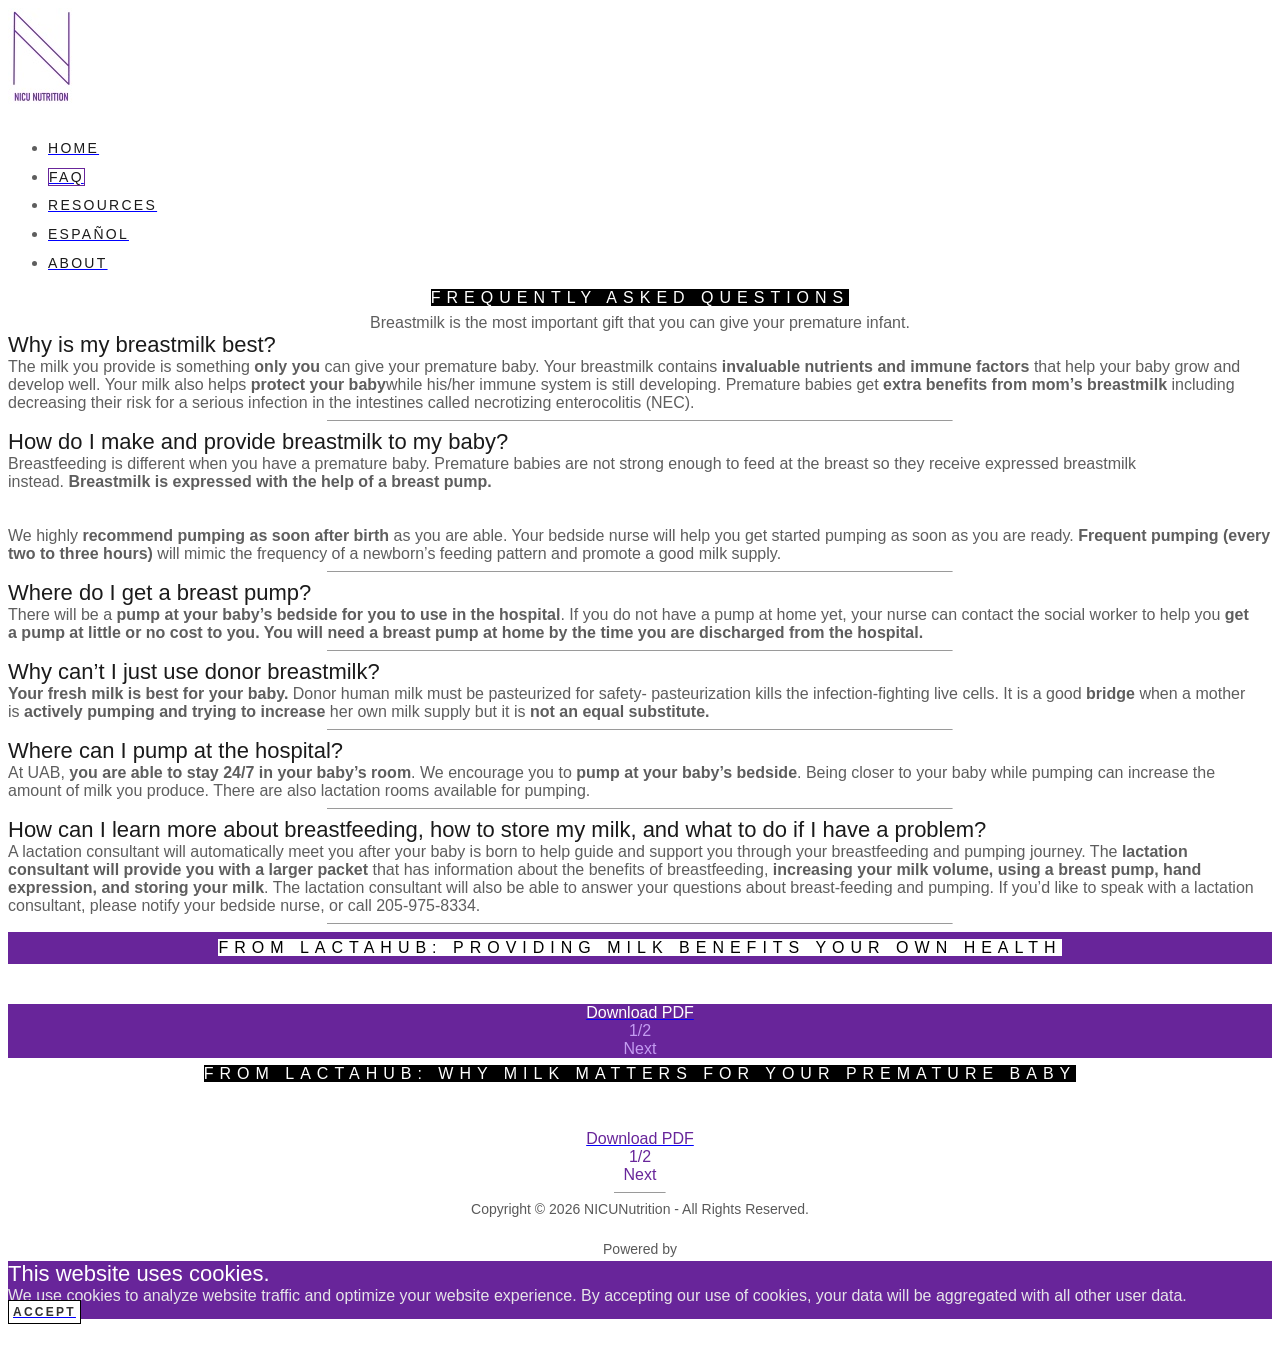
<file: _source/faqNN.html>
<html xmlns:v="urn:schemas-microsoft-com:vml"
xmlns:o="urn:schemas-microsoft-com:office:office"
xmlns:w="urn:schemas-microsoft-com:office:word"
xmlns:m="http://schemas.microsoft.com/office/2004/12/omml"
xmlns="http://www.w3.org/TR/REC-html40">

<head>
<meta http-equiv=Content-Type content="text/html; charset=utf-8">
<meta name=ProgId content=Word.Document>
<meta name=Generator content="Microsoft Word 15">
<meta name=Originator content="Microsoft Word 15">
<link rel=File-List href="faqNN.fld/filelist.xml">
<link rel=Edit-Time-Data href="faqNN.fld/editdata.mso">
<!--[if !mso]>
<style>
v\:* {behavior:url(#default#VML);}
o\:* {behavior:url(#default#VML);}
w\:* {behavior:url(#default#VML);}
.shape {behavior:url(#default#VML);}
</style>
<![endif]--><!--[if gte mso 9]><xml>
 <o:DocumentProperties>
  <o:Author>Ariel Salas</o:Author>
  <o:LastAuthor>Ariel Salas</o:LastAuthor>
  <o:Revision>1</o:Revision>
  <o:TotalTime>1</o:TotalTime>
  <o:Created>2026-09-09T22:37:00Z</o:Created>
  <o:LastSaved>2026-09-09T22:38:00Z</o:LastSaved>
  <o:Pages>1</o:Pages>
  <o:Words>610</o:Words>
  <o:Characters>3478</o:Characters>
  <o:Lines>28</o:Lines>
  <o:Paragraphs>8</o:Paragraphs>
  <o:CharactersWithSpaces>4080</o:CharactersWithSpaces>
  <o:Version>16.00</o:Version>
 </o:DocumentProperties>
 <o:OfficeDocumentSettings>
  <o:AllowPNG/>
 </o:OfficeDocumentSettings>
</xml><![endif]-->
<link rel=themeData href="faqNN.fld/themedata.thmx">
<link rel=colorSchemeMapping href="faqNN.fld/colorschememapping.xml">
<!--[if gte mso 9]><xml>
 <w:WordDocument>
  <w:SpellingState>Clean</w:SpellingState>
  <w:GrammarState>Clean</w:GrammarState>
  <w:TrackMoves>false</w:TrackMoves>
  <w:TrackFormatting/>
  <w:PunctuationKerning/>
  <w:ValidateAgainstSchemas/>
  <w:SaveIfXMLInvalid>false</w:SaveIfXMLInvalid>
  <w:IgnoreMixedContent>false</w:IgnoreMixedContent>
  <w:AlwaysShowPlaceholderText>false</w:AlwaysShowPlaceholderText>
  <w:DoNotPromoteQF/>
  <w:LidThemeOther>EN-US</w:LidThemeOther>
  <w:LidThemeAsian>X-NONE</w:LidThemeAsian>
  <w:LidThemeComplexScript>X-NONE</w:LidThemeComplexScript>
  <w:Compatibility>
   <w:BreakWrappedTables/>
   <w:SnapToGridInCell/>
   <w:WrapTextWithPunct/>
   <w:UseAsianBreakRules/>
   <w:DontGrowAutofit/>
   <w:SplitPgBreakAndParaMark/>
   <w:EnableOpenTypeKerning/>
   <w:DontFlipMirrorIndents/>
   <w:OverrideTableStyleHps/>
  </w:Compatibility>
  <m:mathPr>
   <m:mathFont m:val="Cambria Math"/>
   <m:brkBin m:val="before"/>
   <m:brkBinSub m:val="&#45;-"/>
   <m:smallFrac m:val="off"/>
   <m:dispDef/>
   <m:lMargin m:val="0"/>
   <m:rMargin m:val="0"/>
   <m:defJc m:val="centerGroup"/>
   <m:wrapIndent m:val="1440"/>
   <m:intLim m:val="subSup"/>
   <m:naryLim m:val="undOvr"/>
  </m:mathPr></w:WordDocument>
</xml><![endif]--><!--[if gte mso 9]><xml>
 <w:LatentStyles DefLockedState="false" DefUnhideWhenUsed="false"
  DefSemiHidden="false" DefQFormat="false" DefPriority="99"
  LatentStyleCount="376">
  <w:LsdException Locked="false" Priority="0" QFormat="true" Name="Normal"/>
  <w:LsdException Locked="false" Priority="9" QFormat="true" Name="heading 1"/>
  <w:LsdException Locked="false" Priority="9" SemiHidden="true"
   UnhideWhenUsed="true" QFormat="true" Name="heading 2"/>
  <w:LsdException Locked="false" Priority="9" SemiHidden="true"
   UnhideWhenUsed="true" QFormat="true" Name="heading 3"/>
  <w:LsdException Locked="false" Priority="9" SemiHidden="true"
   UnhideWhenUsed="true" QFormat="true" Name="heading 4"/>
  <w:LsdException Locked="false" Priority="9" SemiHidden="true"
   UnhideWhenUsed="true" QFormat="true" Name="heading 5"/>
  <w:LsdException Locked="false" Priority="9" SemiHidden="true"
   UnhideWhenUsed="true" QFormat="true" Name="heading 6"/>
  <w:LsdException Locked="false" Priority="9" SemiHidden="true"
   UnhideWhenUsed="true" QFormat="true" Name="heading 7"/>
  <w:LsdException Locked="false" Priority="9" SemiHidden="true"
   UnhideWhenUsed="true" QFormat="true" Name="heading 8"/>
  <w:LsdException Locked="false" Priority="9" SemiHidden="true"
   UnhideWhenUsed="true" QFormat="true" Name="heading 9"/>
  <w:LsdException Locked="false" SemiHidden="true" UnhideWhenUsed="true"
   Name="index 1"/>
  <w:LsdException Locked="false" SemiHidden="true" UnhideWhenUsed="true"
   Name="index 2"/>
  <w:LsdException Locked="false" SemiHidden="true" UnhideWhenUsed="true"
   Name="index 3"/>
  <w:LsdException Locked="false" SemiHidden="true" UnhideWhenUsed="true"
   Name="index 4"/>
  <w:LsdException Locked="false" SemiHidden="true" UnhideWhenUsed="true"
   Name="index 5"/>
  <w:LsdException Locked="false" SemiHidden="true" UnhideWhenUsed="true"
   Name="index 6"/>
  <w:LsdException Locked="false" SemiHidden="true" UnhideWhenUsed="true"
   Name="index 7"/>
  <w:LsdException Locked="false" SemiHidden="true" UnhideWhenUsed="true"
   Name="index 8"/>
  <w:LsdException Locked="false" SemiHidden="true" UnhideWhenUsed="true"
   Name="index 9"/>
  <w:LsdException Locked="false" Priority="39" SemiHidden="true"
   UnhideWhenUsed="true" Name="toc 1"/>
  <w:LsdException Locked="false" Priority="39" SemiHidden="true"
   UnhideWhenUsed="true" Name="toc 2"/>
  <w:LsdException Locked="false" Priority="39" SemiHidden="true"
   UnhideWhenUsed="true" Name="toc 3"/>
  <w:LsdException Locked="false" Priority="39" SemiHidden="true"
   UnhideWhenUsed="true" Name="toc 4"/>
  <w:LsdException Locked="false" Priority="39" SemiHidden="true"
   UnhideWhenUsed="true" Name="toc 5"/>
  <w:LsdException Locked="false" Priority="39" SemiHidden="true"
   UnhideWhenUsed="true" Name="toc 6"/>
  <w:LsdException Locked="false" Priority="39" SemiHidden="true"
   UnhideWhenUsed="true" Name="toc 7"/>
  <w:LsdException Locked="false" Priority="39" SemiHidden="true"
   UnhideWhenUsed="true" Name="toc 8"/>
  <w:LsdException Locked="false" Priority="39" SemiHidden="true"
   UnhideWhenUsed="true" Name="toc 9"/>
  <w:LsdException Locked="false" SemiHidden="true" UnhideWhenUsed="true"
   Name="Normal Indent"/>
  <w:LsdException Locked="false" SemiHidden="true" UnhideWhenUsed="true"
   Name="footnote text"/>
  <w:LsdException Locked="false" SemiHidden="true" UnhideWhenUsed="true"
   Name="annotation text"/>
  <w:LsdException Locked="false" SemiHidden="true" UnhideWhenUsed="true"
   Name="header"/>
  <w:LsdException Locked="false" SemiHidden="true" UnhideWhenUsed="true"
   Name="footer"/>
  <w:LsdException Locked="false" SemiHidden="true" UnhideWhenUsed="true"
   Name="index heading"/>
  <w:LsdException Locked="false" Priority="35" SemiHidden="true"
   UnhideWhenUsed="true" QFormat="true" Name="caption"/>
  <w:LsdException Locked="false" SemiHidden="true" UnhideWhenUsed="true"
   Name="table of figures"/>
  <w:LsdException Locked="false" SemiHidden="true" UnhideWhenUsed="true"
   Name="envelope address"/>
  <w:LsdException Locked="false" SemiHidden="true" UnhideWhenUsed="true"
   Name="envelope return"/>
  <w:LsdException Locked="false" SemiHidden="true" UnhideWhenUsed="true"
   Name="footnote reference"/>
  <w:LsdException Locked="false" SemiHidden="true" UnhideWhenUsed="true"
   Name="annotation reference"/>
  <w:LsdException Locked="false" SemiHidden="true" UnhideWhenUsed="true"
   Name="line number"/>
  <w:LsdException Locked="false" SemiHidden="true" UnhideWhenUsed="true"
   Name="page number"/>
  <w:LsdException Locked="false" SemiHidden="true" UnhideWhenUsed="true"
   Name="endnote reference"/>
  <w:LsdException Locked="false" SemiHidden="true" UnhideWhenUsed="true"
   Name="endnote text"/>
  <w:LsdException Locked="false" SemiHidden="true" UnhideWhenUsed="true"
   Name="table of authorities"/>
  <w:LsdException Locked="false" SemiHidden="true" UnhideWhenUsed="true"
   Name="macro"/>
  <w:LsdException Locked="false" SemiHidden="true" UnhideWhenUsed="true"
   Name="toa heading"/>
  <w:LsdException Locked="false" SemiHidden="true" UnhideWhenUsed="true"
   Name="List"/>
  <w:LsdException Locked="false" SemiHidden="true" UnhideWhenUsed="true"
   Name="List Bullet"/>
  <w:LsdException Locked="false" SemiHidden="true" UnhideWhenUsed="true"
   Name="List Number"/>
  <w:LsdException Locked="false" SemiHidden="true" UnhideWhenUsed="true"
   Name="List 2"/>
  <w:LsdException Locked="false" SemiHidden="true" UnhideWhenUsed="true"
   Name="List 3"/>
  <w:LsdException Locked="false" SemiHidden="true" UnhideWhenUsed="true"
   Name="List 4"/>
  <w:LsdException Locked="false" SemiHidden="true" UnhideWhenUsed="true"
   Name="List 5"/>
  <w:LsdException Locked="false" SemiHidden="true" UnhideWhenUsed="true"
   Name="List Bullet 2"/>
  <w:LsdException Locked="false" SemiHidden="true" UnhideWhenUsed="true"
   Name="List Bullet 3"/>
  <w:LsdException Locked="false" SemiHidden="true" UnhideWhenUsed="true"
   Name="List Bullet 4"/>
  <w:LsdException Locked="false" SemiHidden="true" UnhideWhenUsed="true"
   Name="List Bullet 5"/>
  <w:LsdException Locked="false" SemiHidden="true" UnhideWhenUsed="true"
   Name="List Number 2"/>
  <w:LsdException Locked="false" SemiHidden="true" UnhideWhenUsed="true"
   Name="List Number 3"/>
  <w:LsdException Locked="false" SemiHidden="true" UnhideWhenUsed="true"
   Name="List Number 4"/>
  <w:LsdException Locked="false" SemiHidden="true" UnhideWhenUsed="true"
   Name="List Number 5"/>
  <w:LsdException Locked="false" Priority="10" QFormat="true" Name="Title"/>
  <w:LsdException Locked="false" SemiHidden="true" UnhideWhenUsed="true"
   Name="Closing"/>
  <w:LsdException Locked="false" SemiHidden="true" UnhideWhenUsed="true"
   Name="Signature"/>
  <w:LsdException Locked="false" Priority="1" SemiHidden="true"
   UnhideWhenUsed="true" Name="Default Paragraph Font"/>
  <w:LsdException Locked="false" SemiHidden="true" UnhideWhenUsed="true"
   Name="Body Text"/>
  <w:LsdException Locked="false" SemiHidden="true" UnhideWhenUsed="true"
   Name="Body Text Indent"/>
  <w:LsdException Locked="false" SemiHidden="true" UnhideWhenUsed="true"
   Name="List Continue"/>
  <w:LsdException Locked="false" SemiHidden="true" UnhideWhenUsed="true"
   Name="List Continue 2"/>
  <w:LsdException Locked="false" SemiHidden="true" UnhideWhenUsed="true"
   Name="List Continue 3"/>
  <w:LsdException Locked="false" SemiHidden="true" UnhideWhenUsed="true"
   Name="List Continue 4"/>
  <w:LsdException Locked="false" SemiHidden="true" UnhideWhenUsed="true"
   Name="List Continue 5"/>
  <w:LsdException Locked="false" SemiHidden="true" UnhideWhenUsed="true"
   Name="Message Header"/>
  <w:LsdException Locked="false" Priority="11" QFormat="true" Name="Subtitle"/>
  <w:LsdException Locked="false" SemiHidden="true" UnhideWhenUsed="true"
   Name="Salutation"/>
  <w:LsdException Locked="false" SemiHidden="true" UnhideWhenUsed="true"
   Name="Date"/>
  <w:LsdException Locked="false" SemiHidden="true" UnhideWhenUsed="true"
   Name="Body Text First Indent"/>
  <w:LsdException Locked="false" SemiHidden="true" UnhideWhenUsed="true"
   Name="Body Text First Indent 2"/>
  <w:LsdException Locked="false" SemiHidden="true" UnhideWhenUsed="true"
   Name="Note Heading"/>
  <w:LsdException Locked="false" SemiHidden="true" UnhideWhenUsed="true"
   Name="Body Text 2"/>
  <w:LsdException Locked="false" SemiHidden="true" UnhideWhenUsed="true"
   Name="Body Text 3"/>
  <w:LsdException Locked="false" SemiHidden="true" UnhideWhenUsed="true"
   Name="Body Text Indent 2"/>
  <w:LsdException Locked="false" SemiHidden="true" UnhideWhenUsed="true"
   Name="Body Text Indent 3"/>
  <w:LsdException Locked="false" SemiHidden="true" UnhideWhenUsed="true"
   Name="Block Text"/>
  <w:LsdException Locked="false" SemiHidden="true" UnhideWhenUsed="true"
   Name="Hyperlink"/>
  <w:LsdException Locked="false" SemiHidden="true" UnhideWhenUsed="true"
   Name="FollowedHyperlink"/>
  <w:LsdException Locked="false" Priority="22" QFormat="true" Name="Strong"/>
  <w:LsdException Locked="false" Priority="20" QFormat="true" Name="Emphasis"/>
  <w:LsdException Locked="false" SemiHidden="true" UnhideWhenUsed="true"
   Name="Document Map"/>
  <w:LsdException Locked="false" SemiHidden="true" UnhideWhenUsed="true"
   Name="Plain Text"/>
  <w:LsdException Locked="false" SemiHidden="true" UnhideWhenUsed="true"
   Name="E-mail Signature"/>
  <w:LsdException Locked="false" SemiHidden="true" UnhideWhenUsed="true"
   Name="HTML Top of Form"/>
  <w:LsdException Locked="false" SemiHidden="true" UnhideWhenUsed="true"
   Name="HTML Bottom of Form"/>
  <w:LsdException Locked="false" SemiHidden="true" UnhideWhenUsed="true"
   Name="Normal (Web)"/>
  <w:LsdException Locked="false" SemiHidden="true" UnhideWhenUsed="true"
   Name="HTML Acronym"/>
  <w:LsdException Locked="false" SemiHidden="true" UnhideWhenUsed="true"
   Name="HTML Address"/>
  <w:LsdException Locked="false" SemiHidden="true" UnhideWhenUsed="true"
   Name="HTML Cite"/>
  <w:LsdException Locked="false" SemiHidden="true" UnhideWhenUsed="true"
   Name="HTML Code"/>
  <w:LsdException Locked="false" SemiHidden="true" UnhideWhenUsed="true"
   Name="HTML Definition"/>
  <w:LsdException Locked="false" SemiHidden="true" UnhideWhenUsed="true"
   Name="HTML Keyboard"/>
  <w:LsdException Locked="false" SemiHidden="true" UnhideWhenUsed="true"
   Name="HTML Preformatted"/>
  <w:LsdException Locked="false" SemiHidden="true" UnhideWhenUsed="true"
   Name="HTML Sample"/>
  <w:LsdException Locked="false" SemiHidden="true" UnhideWhenUsed="true"
   Name="HTML Typewriter"/>
  <w:LsdException Locked="false" SemiHidden="true" UnhideWhenUsed="true"
   Name="HTML Variable"/>
  <w:LsdException Locked="false" SemiHidden="true" UnhideWhenUsed="true"
   Name="Normal Table"/>
  <w:LsdException Locked="false" SemiHidden="true" UnhideWhenUsed="true"
   Name="annotation subject"/>
  <w:LsdException Locked="false" SemiHidden="true" UnhideWhenUsed="true"
   Name="No List"/>
  <w:LsdException Locked="false" SemiHidden="true" UnhideWhenUsed="true"
   Name="Outline List 1"/>
  <w:LsdException Locked="false" SemiHidden="true" UnhideWhenUsed="true"
   Name="Outline List 2"/>
  <w:LsdException Locked="false" SemiHidden="true" UnhideWhenUsed="true"
   Name="Outline List 3"/>
  <w:LsdException Locked="false" SemiHidden="true" UnhideWhenUsed="true"
   Name="Table Simple 1"/>
  <w:LsdException Locked="false" SemiHidden="true" UnhideWhenUsed="true"
   Name="Table Simple 2"/>
  <w:LsdException Locked="false" SemiHidden="true" UnhideWhenUsed="true"
   Name="Table Simple 3"/>
  <w:LsdException Locked="false" SemiHidden="true" UnhideWhenUsed="true"
   Name="Table Classic 1"/>
  <w:LsdException Locked="false" SemiHidden="true" UnhideWhenUsed="true"
   Name="Table Classic 2"/>
  <w:LsdException Locked="false" SemiHidden="true" UnhideWhenUsed="true"
   Name="Table Classic 3"/>
  <w:LsdException Locked="false" SemiHidden="true" UnhideWhenUsed="true"
   Name="Table Classic 4"/>
  <w:LsdException Locked="false" SemiHidden="true" UnhideWhenUsed="true"
   Name="Table Colorful 1"/>
  <w:LsdException Locked="false" SemiHidden="true" UnhideWhenUsed="true"
   Name="Table Colorful 2"/>
  <w:LsdException Locked="false" SemiHidden="true" UnhideWhenUsed="true"
   Name="Table Colorful 3"/>
  <w:LsdException Locked="false" SemiHidden="true" UnhideWhenUsed="true"
   Name="Table Columns 1"/>
  <w:LsdException Locked="false" SemiHidden="true" UnhideWhenUsed="true"
   Name="Table Columns 2"/>
  <w:LsdException Locked="false" SemiHidden="true" UnhideWhenUsed="true"
   Name="Table Columns 3"/>
  <w:LsdException Locked="false" SemiHidden="true" UnhideWhenUsed="true"
   Name="Table Columns 4"/>
  <w:LsdException Locked="false" SemiHidden="true" UnhideWhenUsed="true"
   Name="Table Columns 5"/>
  <w:LsdException Locked="false" SemiHidden="true" UnhideWhenUsed="true"
   Name="Table Grid 1"/>
  <w:LsdException Locked="false" SemiHidden="true" UnhideWhenUsed="true"
   Name="Table Grid 2"/>
  <w:LsdException Locked="false" SemiHidden="true" UnhideWhenUsed="true"
   Name="Table Grid 3"/>
  <w:LsdException Locked="false" SemiHidden="true" UnhideWhenUsed="true"
   Name="Table Grid 4"/>
  <w:LsdException Locked="false" SemiHidden="true" UnhideWhenUsed="true"
   Name="Table Grid 5"/>
  <w:LsdException Locked="false" SemiHidden="true" UnhideWhenUsed="true"
   Name="Table Grid 6"/>
  <w:LsdException Locked="false" SemiHidden="true" UnhideWhenUsed="true"
   Name="Table Grid 7"/>
  <w:LsdException Locked="false" SemiHidden="true" UnhideWhenUsed="true"
   Name="Table Grid 8"/>
  <w:LsdException Locked="false" SemiHidden="true" UnhideWhenUsed="true"
   Name="Table List 1"/>
  <w:LsdException Locked="false" SemiHidden="true" UnhideWhenUsed="true"
   Name="Table List 2"/>
  <w:LsdException Locked="false" SemiHidden="true" UnhideWhenUsed="true"
   Name="Table List 3"/>
  <w:LsdException Locked="false" SemiHidden="true" UnhideWhenUsed="true"
   Name="Table List 4"/>
  <w:LsdException Locked="false" SemiHidden="true" UnhideWhenUsed="true"
   Name="Table List 5"/>
  <w:LsdException Locked="false" SemiHidden="true" UnhideWhenUsed="true"
   Name="Table List 6"/>
  <w:LsdException Locked="false" SemiHidden="true" UnhideWhenUsed="true"
   Name="Table List 7"/>
  <w:LsdException Locked="false" SemiHidden="true" UnhideWhenUsed="true"
   Name="Table List 8"/>
  <w:LsdException Locked="false" SemiHidden="true" UnhideWhenUsed="true"
   Name="Table 3D effects 1"/>
  <w:LsdException Locked="false" SemiHidden="true" UnhideWhenUsed="true"
   Name="Table 3D effects 2"/>
  <w:LsdException Locked="false" SemiHidden="true" UnhideWhenUsed="true"
   Name="Table 3D effects 3"/>
  <w:LsdException Locked="false" SemiHidden="true" UnhideWhenUsed="true"
   Name="Table Contemporary"/>
  <w:LsdException Locked="false" SemiHidden="true" UnhideWhenUsed="true"
   Name="Table Elegant"/>
  <w:LsdException Locked="false" SemiHidden="true" UnhideWhenUsed="true"
   Name="Table Professional"/>
  <w:LsdException Locked="false" SemiHidden="true" UnhideWhenUsed="true"
   Name="Table Subtle 1"/>
  <w:LsdException Locked="false" SemiHidden="true" UnhideWhenUsed="true"
   Name="Table Subtle 2"/>
  <w:LsdException Locked="false" SemiHidden="true" UnhideWhenUsed="true"
   Name="Table Web 1"/>
  <w:LsdException Locked="false" SemiHidden="true" UnhideWhenUsed="true"
   Name="Table Web 2"/>
  <w:LsdException Locked="false" SemiHidden="true" UnhideWhenUsed="true"
   Name="Table Web 3"/>
  <w:LsdException Locked="false" SemiHidden="true" UnhideWhenUsed="true"
   Name="Balloon Text"/>
  <w:LsdException Locked="false" Priority="39" Name="Table Grid"/>
  <w:LsdException Locked="false" SemiHidden="true" UnhideWhenUsed="true"
   Name="Table Theme"/>
  <w:LsdException Locked="false" SemiHidden="true" Name="Placeholder Text"/>
  <w:LsdException Locked="false" Priority="1" QFormat="true" Name="No Spacing"/>
  <w:LsdException Locked="false" Priority="60" Name="Light Shading"/>
  <w:LsdException Locked="false" Priority="61" Name="Light List"/>
  <w:LsdException Locked="false" Priority="62" Name="Light Grid"/>
  <w:LsdException Locked="false" Priority="63" Name="Medium Shading 1"/>
  <w:LsdException Locked="false" Priority="64" Name="Medium Shading 2"/>
  <w:LsdException Locked="false" Priority="65" Name="Medium List 1"/>
  <w:LsdException Locked="false" Priority="66" Name="Medium List 2"/>
  <w:LsdException Locked="false" Priority="67" Name="Medium Grid 1"/>
  <w:LsdException Locked="false" Priority="68" Name="Medium Grid 2"/>
  <w:LsdException Locked="false" Priority="69" Name="Medium Grid 3"/>
  <w:LsdException Locked="false" Priority="70" Name="Dark List"/>
  <w:LsdException Locked="false" Priority="71" Name="Colorful Shading"/>
  <w:LsdException Locked="false" Priority="72" Name="Colorful List"/>
  <w:LsdException Locked="false" Priority="73" Name="Colorful Grid"/>
  <w:LsdException Locked="false" Priority="60" Name="Light Shading Accent 1"/>
  <w:LsdException Locked="false" Priority="61" Name="Light List Accent 1"/>
  <w:LsdException Locked="false" Priority="62" Name="Light Grid Accent 1"/>
  <w:LsdException Locked="false" Priority="63" Name="Medium Shading 1 Accent 1"/>
  <w:LsdException Locked="false" Priority="64" Name="Medium Shading 2 Accent 1"/>
  <w:LsdException Locked="false" Priority="65" Name="Medium List 1 Accent 1"/>
  <w:LsdException Locked="false" SemiHidden="true" Name="Revision"/>
  <w:LsdException Locked="false" Priority="34" QFormat="true"
   Name="List Paragraph"/>
  <w:LsdException Locked="false" Priority="29" QFormat="true" Name="Quote"/>
  <w:LsdException Locked="false" Priority="30" QFormat="true"
   Name="Intense Quote"/>
  <w:LsdException Locked="false" Priority="66" Name="Medium List 2 Accent 1"/>
  <w:LsdException Locked="false" Priority="67" Name="Medium Grid 1 Accent 1"/>
  <w:LsdException Locked="false" Priority="68" Name="Medium Grid 2 Accent 1"/>
  <w:LsdException Locked="false" Priority="69" Name="Medium Grid 3 Accent 1"/>
  <w:LsdException Locked="false" Priority="70" Name="Dark List Accent 1"/>
  <w:LsdException Locked="false" Priority="71" Name="Colorful Shading Accent 1"/>
  <w:LsdException Locked="false" Priority="72" Name="Colorful List Accent 1"/>
  <w:LsdException Locked="false" Priority="73" Name="Colorful Grid Accent 1"/>
  <w:LsdException Locked="false" Priority="60" Name="Light Shading Accent 2"/>
  <w:LsdException Locked="false" Priority="61" Name="Light List Accent 2"/>
  <w:LsdException Locked="false" Priority="62" Name="Light Grid Accent 2"/>
  <w:LsdException Locked="false" Priority="63" Name="Medium Shading 1 Accent 2"/>
  <w:LsdException Locked="false" Priority="64" Name="Medium Shading 2 Accent 2"/>
  <w:LsdException Locked="false" Priority="65" Name="Medium List 1 Accent 2"/>
  <w:LsdException Locked="false" Priority="66" Name="Medium List 2 Accent 2"/>
  <w:LsdException Locked="false" Priority="67" Name="Medium Grid 1 Accent 2"/>
  <w:LsdException Locked="false" Priority="68" Name="Medium Grid 2 Accent 2"/>
  <w:LsdException Locked="false" Priority="69" Name="Medium Grid 3 Accent 2"/>
  <w:LsdException Locked="false" Priority="70" Name="Dark List Accent 2"/>
  <w:LsdException Locked="false" Priority="71" Name="Colorful Shading Accent 2"/>
  <w:LsdException Locked="false" Priority="72" Name="Colorful List Accent 2"/>
  <w:LsdException Locked="false" Priority="73" Name="Colorful Grid Accent 2"/>
  <w:LsdException Locked="false" Priority="60" Name="Light Shading Accent 3"/>
  <w:LsdException Locked="false" Priority="61" Name="Light List Accent 3"/>
  <w:LsdException Locked="false" Priority="62" Name="Light Grid Accent 3"/>
  <w:LsdException Locked="false" Priority="63" Name="Medium Shading 1 Accent 3"/>
  <w:LsdException Locked="false" Priority="64" Name="Medium Shading 2 Accent 3"/>
  <w:LsdException Locked="false" Priority="65" Name="Medium List 1 Accent 3"/>
  <w:LsdException Locked="false" Priority="66" Name="Medium List 2 Accent 3"/>
  <w:LsdException Locked="false" Priority="67" Name="Medium Grid 1 Accent 3"/>
  <w:LsdException Locked="false" Priority="68" Name="Medium Grid 2 Accent 3"/>
  <w:LsdException Locked="false" Priority="69" Name="Medium Grid 3 Accent 3"/>
  <w:LsdException Locked="false" Priority="70" Name="Dark List Accent 3"/>
  <w:LsdException Locked="false" Priority="71" Name="Colorful Shading Accent 3"/>
  <w:LsdException Locked="false" Priority="72" Name="Colorful List Accent 3"/>
  <w:LsdException Locked="false" Priority="73" Name="Colorful Grid Accent 3"/>
  <w:LsdException Locked="false" Priority="60" Name="Light Shading Accent 4"/>
  <w:LsdException Locked="false" Priority="61" Name="Light List Accent 4"/>
  <w:LsdException Locked="false" Priority="62" Name="Light Grid Accent 4"/>
  <w:LsdException Locked="false" Priority="63" Name="Medium Shading 1 Accent 4"/>
  <w:LsdException Locked="false" Priority="64" Name="Medium Shading 2 Accent 4"/>
  <w:LsdException Locked="false" Priority="65" Name="Medium List 1 Accent 4"/>
  <w:LsdException Locked="false" Priority="66" Name="Medium List 2 Accent 4"/>
  <w:LsdException Locked="false" Priority="67" Name="Medium Grid 1 Accent 4"/>
  <w:LsdException Locked="false" Priority="68" Name="Medium Grid 2 Accent 4"/>
  <w:LsdException Locked="false" Priority="69" Name="Medium Grid 3 Accent 4"/>
  <w:LsdException Locked="false" Priority="70" Name="Dark List Accent 4"/>
  <w:LsdException Locked="false" Priority="71" Name="Colorful Shading Accent 4"/>
  <w:LsdException Locked="false" Priority="72" Name="Colorful List Accent 4"/>
  <w:LsdException Locked="false" Priority="73" Name="Colorful Grid Accent 4"/>
  <w:LsdException Locked="false" Priority="60" Name="Light Shading Accent 5"/>
  <w:LsdException Locked="false" Priority="61" Name="Light List Accent 5"/>
  <w:LsdException Locked="false" Priority="62" Name="Light Grid Accent 5"/>
  <w:LsdException Locked="false" Priority="63" Name="Medium Shading 1 Accent 5"/>
  <w:LsdException Locked="false" Priority="64" Name="Medium Shading 2 Accent 5"/>
  <w:LsdException Locked="false" Priority="65" Name="Medium List 1 Accent 5"/>
  <w:LsdException Locked="false" Priority="66" Name="Medium List 2 Accent 5"/>
  <w:LsdException Locked="false" Priority="67" Name="Medium Grid 1 Accent 5"/>
  <w:LsdException Locked="false" Priority="68" Name="Medium Grid 2 Accent 5"/>
  <w:LsdException Locked="false" Priority="69" Name="Medium Grid 3 Accent 5"/>
  <w:LsdException Locked="false" Priority="70" Name="Dark List Accent 5"/>
  <w:LsdException Locked="false" Priority="71" Name="Colorful Shading Accent 5"/>
  <w:LsdException Locked="false" Priority="72" Name="Colorful List Accent 5"/>
  <w:LsdException Locked="false" Priority="73" Name="Colorful Grid Accent 5"/>
  <w:LsdException Locked="false" Priority="60" Name="Light Shading Accent 6"/>
  <w:LsdException Locked="false" Priority="61" Name="Light List Accent 6"/>
  <w:LsdException Locked="false" Priority="62" Name="Light Grid Accent 6"/>
  <w:LsdException Locked="false" Priority="63" Name="Medium Shading 1 Accent 6"/>
  <w:LsdException Locked="false" Priority="64" Name="Medium Shading 2 Accent 6"/>
  <w:LsdException Locked="false" Priority="65" Name="Medium List 1 Accent 6"/>
  <w:LsdException Locked="false" Priority="66" Name="Medium List 2 Accent 6"/>
  <w:LsdException Locked="false" Priority="67" Name="Medium Grid 1 Accent 6"/>
  <w:LsdException Locked="false" Priority="68" Name="Medium Grid 2 Accent 6"/>
  <w:LsdException Locked="false" Priority="69" Name="Medium Grid 3 Accent 6"/>
  <w:LsdException Locked="false" Priority="70" Name="Dark List Accent 6"/>
  <w:LsdException Locked="false" Priority="71" Name="Colorful Shading Accent 6"/>
  <w:LsdException Locked="false" Priority="72" Name="Colorful List Accent 6"/>
  <w:LsdException Locked="false" Priority="73" Name="Colorful Grid Accent 6"/>
  <w:LsdException Locked="false" Priority="19" QFormat="true"
   Name="Subtle Emphasis"/>
  <w:LsdException Locked="false" Priority="21" QFormat="true"
   Name="Intense Emphasis"/>
  <w:LsdException Locked="false" Priority="31" QFormat="true"
   Name="Subtle Reference"/>
  <w:LsdException Locked="false" Priority="32" QFormat="true"
   Name="Intense Reference"/>
  <w:LsdException Locked="false" Priority="33" QFormat="true" Name="Book Title"/>
  <w:LsdException Locked="false" Priority="37" SemiHidden="true"
   UnhideWhenUsed="true" Name="Bibliography"/>
  <w:LsdException Locked="false" Priority="39" SemiHidden="true"
   UnhideWhenUsed="true" QFormat="true" Name="TOC Heading"/>
  <w:LsdException Locked="false" Priority="41" Name="Plain Table 1"/>
  <w:LsdException Locked="false" Priority="42" Name="Plain Table 2"/>
  <w:LsdException Locked="false" Priority="43" Name="Plain Table 3"/>
  <w:LsdException Locked="false" Priority="44" Name="Plain Table 4"/>
  <w:LsdException Locked="false" Priority="45" Name="Plain Table 5"/>
  <w:LsdException Locked="false" Priority="40" Name="Grid Table Light"/>
  <w:LsdException Locked="false" Priority="46" Name="Grid Table 1 Light"/>
  <w:LsdException Locked="false" Priority="47" Name="Grid Table 2"/>
  <w:LsdException Locked="false" Priority="48" Name="Grid Table 3"/>
  <w:LsdException Locked="false" Priority="49" Name="Grid Table 4"/>
  <w:LsdException Locked="false" Priority="50" Name="Grid Table 5 Dark"/>
  <w:LsdException Locked="false" Priority="51" Name="Grid Table 6 Colorful"/>
  <w:LsdException Locked="false" Priority="52" Name="Grid Table 7 Colorful"/>
  <w:LsdException Locked="false" Priority="46"
   Name="Grid Table 1 Light Accent 1"/>
  <w:LsdException Locked="false" Priority="47" Name="Grid Table 2 Accent 1"/>
  <w:LsdException Locked="false" Priority="48" Name="Grid Table 3 Accent 1"/>
  <w:LsdException Locked="false" Priority="49" Name="Grid Table 4 Accent 1"/>
  <w:LsdException Locked="false" Priority="50" Name="Grid Table 5 Dark Accent 1"/>
  <w:LsdException Locked="false" Priority="51"
   Name="Grid Table 6 Colorful Accent 1"/>
  <w:LsdException Locked="false" Priority="52"
   Name="Grid Table 7 Colorful Accent 1"/>
  <w:LsdException Locked="false" Priority="46"
   Name="Grid Table 1 Light Accent 2"/>
  <w:LsdException Locked="false" Priority="47" Name="Grid Table 2 Accent 2"/>
  <w:LsdException Locked="false" Priority="48" Name="Grid Table 3 Accent 2"/>
  <w:LsdException Locked="false" Priority="49" Name="Grid Table 4 Accent 2"/>
  <w:LsdException Locked="false" Priority="50" Name="Grid Table 5 Dark Accent 2"/>
  <w:LsdException Locked="false" Priority="51"
   Name="Grid Table 6 Colorful Accent 2"/>
  <w:LsdException Locked="false" Priority="52"
   Name="Grid Table 7 Colorful Accent 2"/>
  <w:LsdException Locked="false" Priority="46"
   Name="Grid Table 1 Light Accent 3"/>
  <w:LsdException Locked="false" Priority="47" Name="Grid Table 2 Accent 3"/>
  <w:LsdException Locked="false" Priority="48" Name="Grid Table 3 Accent 3"/>
  <w:LsdException Locked="false" Priority="49" Name="Grid Table 4 Accent 3"/>
  <w:LsdException Locked="false" Priority="50" Name="Grid Table 5 Dark Accent 3"/>
  <w:LsdException Locked="false" Priority="51"
   Name="Grid Table 6 Colorful Accent 3"/>
  <w:LsdException Locked="false" Priority="52"
   Name="Grid Table 7 Colorful Accent 3"/>
  <w:LsdException Locked="false" Priority="46"
   Name="Grid Table 1 Light Accent 4"/>
  <w:LsdException Locked="false" Priority="47" Name="Grid Table 2 Accent 4"/>
  <w:LsdException Locked="false" Priority="48" Name="Grid Table 3 Accent 4"/>
  <w:LsdException Locked="false" Priority="49" Name="Grid Table 4 Accent 4"/>
  <w:LsdException Locked="false" Priority="50" Name="Grid Table 5 Dark Accent 4"/>
  <w:LsdException Locked="false" Priority="51"
   Name="Grid Table 6 Colorful Accent 4"/>
  <w:LsdException Locked="false" Priority="52"
   Name="Grid Table 7 Colorful Accent 4"/>
  <w:LsdException Locked="false" Priority="46"
   Name="Grid Table 1 Light Accent 5"/>
  <w:LsdException Locked="false" Priority="47" Name="Grid Table 2 Accent 5"/>
  <w:LsdException Locked="false" Priority="48" Name="Grid Table 3 Accent 5"/>
  <w:LsdException Locked="false" Priority="49" Name="Grid Table 4 Accent 5"/>
  <w:LsdException Locked="false" Priority="50" Name="Grid Table 5 Dark Accent 5"/>
  <w:LsdException Locked="false" Priority="51"
   Name="Grid Table 6 Colorful Accent 5"/>
  <w:LsdException Locked="false" Priority="52"
   Name="Grid Table 7 Colorful Accent 5"/>
  <w:LsdException Locked="false" Priority="46"
   Name="Grid Table 1 Light Accent 6"/>
  <w:LsdException Locked="false" Priority="47" Name="Grid Table 2 Accent 6"/>
  <w:LsdException Locked="false" Priority="48" Name="Grid Table 3 Accent 6"/>
  <w:LsdException Locked="false" Priority="49" Name="Grid Table 4 Accent 6"/>
  <w:LsdException Locked="false" Priority="50" Name="Grid Table 5 Dark Accent 6"/>
  <w:LsdException Locked="false" Priority="51"
   Name="Grid Table 6 Colorful Accent 6"/>
  <w:LsdException Locked="false" Priority="52"
   Name="Grid Table 7 Colorful Accent 6"/>
  <w:LsdException Locked="false" Priority="46" Name="List Table 1 Light"/>
  <w:LsdException Locked="false" Priority="47" Name="List Table 2"/>
  <w:LsdException Locked="false" Priority="48" Name="List Table 3"/>
  <w:LsdException Locked="false" Priority="49" Name="List Table 4"/>
  <w:LsdException Locked="false" Priority="50" Name="List Table 5 Dark"/>
  <w:LsdException Locked="false" Priority="51" Name="List Table 6 Colorful"/>
  <w:LsdException Locked="false" Priority="52" Name="List Table 7 Colorful"/>
  <w:LsdException Locked="false" Priority="46"
   Name="List Table 1 Light Accent 1"/>
  <w:LsdException Locked="false" Priority="47" Name="List Table 2 Accent 1"/>
  <w:LsdException Locked="false" Priority="48" Name="List Table 3 Accent 1"/>
  <w:LsdException Locked="false" Priority="49" Name="List Table 4 Accent 1"/>
  <w:LsdException Locked="false" Priority="50" Name="List Table 5 Dark Accent 1"/>
  <w:LsdException Locked="false" Priority="51"
   Name="List Table 6 Colorful Accent 1"/>
  <w:LsdException Locked="false" Priority="52"
   Name="List Table 7 Colorful Accent 1"/>
  <w:LsdException Locked="false" Priority="46"
   Name="List Table 1 Light Accent 2"/>
  <w:LsdException Locked="false" Priority="47" Name="List Table 2 Accent 2"/>
  <w:LsdException Locked="false" Priority="48" Name="List Table 3 Accent 2"/>
  <w:LsdException Locked="false" Priority="49" Name="List Table 4 Accent 2"/>
  <w:LsdException Locked="false" Priority="50" Name="List Table 5 Dark Accent 2"/>
  <w:LsdException Locked="false" Priority="51"
   Name="List Table 6 Colorful Accent 2"/>
  <w:LsdException Locked="false" Priority="52"
   Name="List Table 7 Colorful Accent 2"/>
  <w:LsdException Locked="false" Priority="46"
   Name="List Table 1 Light Accent 3"/>
  <w:LsdException Locked="false" Priority="47" Name="List Table 2 Accent 3"/>
  <w:LsdException Locked="false" Priority="48" Name="List Table 3 Accent 3"/>
  <w:LsdException Locked="false" Priority="49" Name="List Table 4 Accent 3"/>
  <w:LsdException Locked="false" Priority="50" Name="List Table 5 Dark Accent 3"/>
  <w:LsdException Locked="false" Priority="51"
   Name="List Table 6 Colorful Accent 3"/>
  <w:LsdException Locked="false" Priority="52"
   Name="List Table 7 Colorful Accent 3"/>
  <w:LsdException Locked="false" Priority="46"
   Name="List Table 1 Light Accent 4"/>
  <w:LsdException Locked="false" Priority="47" Name="List Table 2 Accent 4"/>
  <w:LsdException Locked="false" Priority="48" Name="List Table 3 Accent 4"/>
  <w:LsdException Locked="false" Priority="49" Name="List Table 4 Accent 4"/>
  <w:LsdException Locked="false" Priority="50" Name="List Table 5 Dark Accent 4"/>
  <w:LsdException Locked="false" Priority="51"
   Name="List Table 6 Colorful Accent 4"/>
  <w:LsdException Locked="false" Priority="52"
   Name="List Table 7 Colorful Accent 4"/>
  <w:LsdException Locked="false" Priority="46"
   Name="List Table 1 Light Accent 5"/>
  <w:LsdException Locked="false" Priority="47" Name="List Table 2 Accent 5"/>
  <w:LsdException Locked="false" Priority="48" Name="List Table 3 Accent 5"/>
  <w:LsdException Locked="false" Priority="49" Name="List Table 4 Accent 5"/>
  <w:LsdException Locked="false" Priority="50" Name="List Table 5 Dark Accent 5"/>
  <w:LsdException Locked="false" Priority="51"
   Name="List Table 6 Colorful Accent 5"/>
  <w:LsdException Locked="false" Priority="52"
   Name="List Table 7 Colorful Accent 5"/>
  <w:LsdException Locked="false" Priority="46"
   Name="List Table 1 Light Accent 6"/>
  <w:LsdException Locked="false" Priority="47" Name="List Table 2 Accent 6"/>
  <w:LsdException Locked="false" Priority="48" Name="List Table 3 Accent 6"/>
  <w:LsdException Locked="false" Priority="49" Name="List Table 4 Accent 6"/>
  <w:LsdException Locked="false" Priority="50" Name="List Table 5 Dark Accent 6"/>
  <w:LsdException Locked="false" Priority="51"
   Name="List Table 6 Colorful Accent 6"/>
  <w:LsdException Locked="false" Priority="52"
   Name="List Table 7 Colorful Accent 6"/>
  <w:LsdException Locked="false" SemiHidden="true" UnhideWhenUsed="true"
   Name="Mention"/>
  <w:LsdException Locked="false" SemiHidden="true" UnhideWhenUsed="true"
   Name="Smart Hyperlink"/>
  <w:LsdException Locked="false" SemiHidden="true" UnhideWhenUsed="true"
   Name="Hashtag"/>
  <w:LsdException Locked="false" SemiHidden="true" UnhideWhenUsed="true"
   Name="Unresolved Mention"/>
  <w:LsdException Locked="false" SemiHidden="true" UnhideWhenUsed="true"
   Name="Smart Link"/>
 </w:LatentStyles>
</xml><![endif]-->
<style>
<!--
 /* Font Definitions */
 @font-face
	{font-family:Wingdings;
	panose-1:5 0 0 0 0 0 0 0 0 0;
	mso-font-charset:77;
	mso-generic-font-family:decorative;
	mso-font-pitch:variable;
	mso-font-signature:3 0 0 0 -2147483647 0;}
@font-face
	{font-family:"Cambria Math";
	panose-1:2 4 5 3 5 4 6 3 2 4;
	mso-font-charset:0;
	mso-generic-font-family:roman;
	mso-font-pitch:variable;
	mso-font-signature:-536870145 1107305727 0 0 415 0;}
@font-face
	{font-family:Aptos;
	panose-1:2 11 0 4 2 2 2 2 2 4;
	mso-font-charset:0;
	mso-generic-font-family:swiss;
	mso-font-pitch:variable;
	mso-font-signature:536871559 3 0 0 415 0;}
@font-face
	{font-family:Lato;
	panose-1:2 15 5 2 2 2 4 3 2 3;
	mso-font-charset:0;
	mso-generic-font-family:swiss;
	mso-font-pitch:variable;
	mso-font-signature:-520092929 1342237951 33 0 415 0;}
 /* Style Definitions */
 p.MsoNormal, li.MsoNormal, div.MsoNormal
	{mso-style-unhide:no;
	mso-style-qformat:yes;
	mso-style-parent:"";
	margin-top:0in;
	margin-right:0in;
	margin-bottom:8.0pt;
	margin-left:0in;
	line-height:115%;
	mso-pagination:widow-orphan;
	font-size:12.0pt;
	font-family:"Aptos",sans-serif;
	mso-ascii-font-family:Aptos;
	mso-ascii-theme-font:minor-latin;
	mso-fareast-font-family:Aptos;
	mso-fareast-theme-font:minor-latin;
	mso-hansi-font-family:Aptos;
	mso-hansi-theme-font:minor-latin;
	mso-bidi-font-family:"Times New Roman";
	mso-bidi-theme-font:minor-bidi;
	mso-font-kerning:1.0pt;
	mso-ligatures:standardcontextual;}
h1
	{mso-style-priority:9;
	mso-style-unhide:no;
	mso-style-qformat:yes;
	mso-style-link:"Heading 1 Char";
	mso-style-next:Normal;
	margin-top:.25in;
	margin-right:0in;
	margin-bottom:4.0pt;
	margin-left:0in;
	line-height:115%;
	mso-pagination:widow-orphan lines-together;
	page-break-after:avoid;
	mso-outline-level:1;
	font-size:20.0pt;
	font-family:"Aptos Display",sans-serif;
	mso-ascii-font-family:"Aptos Display";
	mso-ascii-theme-font:major-latin;
	mso-fareast-font-family:"Times New Roman";
	mso-fareast-theme-font:major-fareast;
	mso-hansi-font-family:"Aptos Display";
	mso-hansi-theme-font:major-latin;
	mso-bidi-font-family:"Times New Roman";
	mso-bidi-theme-font:major-bidi;
	color:#0F4761;
	mso-themecolor:accent1;
	mso-themeshade:191;
	mso-font-kerning:1.0pt;
	mso-ligatures:standardcontextual;
	font-weight:normal;}
h2
	{mso-style-priority:9;
	mso-style-qformat:yes;
	mso-style-link:"Heading 2 Char";
	mso-style-next:Normal;
	margin-top:8.0pt;
	margin-right:0in;
	margin-bottom:4.0pt;
	margin-left:0in;
	line-height:115%;
	mso-pagination:widow-orphan lines-together;
	page-break-after:avoid;
	mso-outline-level:2;
	font-size:16.0pt;
	font-family:"Aptos Display",sans-serif;
	mso-ascii-font-family:"Aptos Display";
	mso-ascii-theme-font:major-latin;
	mso-fareast-font-family:"Times New Roman";
	mso-fareast-theme-font:major-fareast;
	mso-hansi-font-family:"Aptos Display";
	mso-hansi-theme-font:major-latin;
	mso-bidi-font-family:"Times New Roman";
	mso-bidi-theme-font:major-bidi;
	color:#0F4761;
	mso-themecolor:accent1;
	mso-themeshade:191;
	mso-font-kerning:1.0pt;
	mso-ligatures:standardcontextual;
	font-weight:normal;}
h3
	{mso-style-noshow:yes;
	mso-style-priority:9;
	mso-style-qformat:yes;
	mso-style-link:"Heading 3 Char";
	mso-style-next:Normal;
	margin-top:8.0pt;
	margin-right:0in;
	margin-bottom:4.0pt;
	margin-left:0in;
	line-height:115%;
	mso-pagination:widow-orphan lines-together;
	page-break-after:avoid;
	mso-outline-level:3;
	font-size:14.0pt;
	font-family:"Aptos",sans-serif;
	mso-ascii-font-family:Aptos;
	mso-ascii-theme-font:minor-latin;
	mso-fareast-font-family:"Times New Roman";
	mso-fareast-theme-font:major-fareast;
	mso-hansi-font-family:Aptos;
	mso-hansi-theme-font:minor-latin;
	mso-bidi-font-family:"Times New Roman";
	mso-bidi-theme-font:major-bidi;
	color:#0F4761;
	mso-themecolor:accent1;
	mso-themeshade:191;
	mso-font-kerning:1.0pt;
	mso-ligatures:standardcontextual;
	font-weight:normal;}
h4
	{mso-style-priority:9;
	mso-style-qformat:yes;
	mso-style-link:"Heading 4 Char";
	mso-style-next:Normal;
	margin-top:4.0pt;
	margin-right:0in;
	margin-bottom:2.0pt;
	margin-left:0in;
	line-height:115%;
	mso-pagination:widow-orphan lines-together;
	page-break-after:avoid;
	mso-outline-level:4;
	font-size:12.0pt;
	font-family:"Aptos",sans-serif;
	mso-ascii-font-family:Aptos;
	mso-ascii-theme-font:minor-latin;
	mso-fareast-font-family:"Times New Roman";
	mso-fareast-theme-font:major-fareast;
	mso-hansi-font-family:Aptos;
	mso-hansi-theme-font:minor-latin;
	mso-bidi-font-family:"Times New Roman";
	mso-bidi-theme-font:major-bidi;
	color:#0F4761;
	mso-themecolor:accent1;
	mso-themeshade:191;
	mso-font-kerning:1.0pt;
	mso-ligatures:standardcontextual;
	font-weight:normal;
	font-style:italic;}
h5
	{mso-style-noshow:yes;
	mso-style-priority:9;
	mso-style-qformat:yes;
	mso-style-link:"Heading 5 Char";
	mso-style-next:Normal;
	margin-top:4.0pt;
	margin-right:0in;
	margin-bottom:2.0pt;
	margin-left:0in;
	line-height:115%;
	mso-pagination:widow-orphan lines-together;
	page-break-after:avoid;
	mso-outline-level:5;
	font-size:12.0pt;
	font-family:"Aptos",sans-serif;
	mso-ascii-font-family:Aptos;
	mso-ascii-theme-font:minor-latin;
	mso-fareast-font-family:"Times New Roman";
	mso-fareast-theme-font:major-fareast;
	mso-hansi-font-family:Aptos;
	mso-hansi-theme-font:minor-latin;
	mso-bidi-font-family:"Times New Roman";
	mso-bidi-theme-font:major-bidi;
	color:#0F4761;
	mso-themecolor:accent1;
	mso-themeshade:191;
	mso-font-kerning:1.0pt;
	mso-ligatures:standardcontextual;
	font-weight:normal;}
h6
	{mso-style-noshow:yes;
	mso-style-priority:9;
	mso-style-qformat:yes;
	mso-style-link:"Heading 6 Char";
	mso-style-next:Normal;
	margin-top:2.0pt;
	margin-right:0in;
	margin-bottom:0in;
	margin-left:0in;
	line-height:115%;
	mso-pagination:widow-orphan lines-together;
	page-break-after:avoid;
	mso-outline-level:6;
	font-size:12.0pt;
	font-family:"Aptos",sans-serif;
	mso-ascii-font-family:Aptos;
	mso-ascii-theme-font:minor-latin;
	mso-fareast-font-family:"Times New Roman";
	mso-fareast-theme-font:major-fareast;
	mso-hansi-font-family:Aptos;
	mso-hansi-theme-font:minor-latin;
	mso-bidi-font-family:"Times New Roman";
	mso-bidi-theme-font:major-bidi;
	color:#595959;
	mso-themecolor:text1;
	mso-themetint:166;
	mso-font-kerning:1.0pt;
	mso-ligatures:standardcontextual;
	font-weight:normal;
	font-style:italic;}
p.MsoHeading7, li.MsoHeading7, div.MsoHeading7
	{mso-style-noshow:yes;
	mso-style-priority:9;
	mso-style-qformat:yes;
	mso-style-link:"Heading 7 Char";
	mso-style-next:Normal;
	margin-top:2.0pt;
	margin-right:0in;
	margin-bottom:0in;
	margin-left:0in;
	line-height:115%;
	mso-pagination:widow-orphan lines-together;
	page-break-after:avoid;
	mso-outline-level:7;
	font-size:12.0pt;
	font-family:"Aptos",sans-serif;
	mso-ascii-font-family:Aptos;
	mso-ascii-theme-font:minor-latin;
	mso-fareast-font-family:"Times New Roman";
	mso-fareast-theme-font:major-fareast;
	mso-hansi-font-family:Aptos;
	mso-hansi-theme-font:minor-latin;
	mso-bidi-font-family:"Times New Roman";
	mso-bidi-theme-font:major-bidi;
	color:#595959;
	mso-themecolor:text1;
	mso-themetint:166;
	mso-font-kerning:1.0pt;
	mso-ligatures:standardcontextual;}
p.MsoHeading8, li.MsoHeading8, div.MsoHeading8
	{mso-style-noshow:yes;
	mso-style-priority:9;
	mso-style-qformat:yes;
	mso-style-link:"Heading 8 Char";
	mso-style-next:Normal;
	margin:0in;
	line-height:115%;
	mso-pagination:widow-orphan lines-together;
	page-break-after:avoid;
	mso-outline-level:8;
	font-size:12.0pt;
	font-family:"Aptos",sans-serif;
	mso-ascii-font-family:Aptos;
	mso-ascii-theme-font:minor-latin;
	mso-fareast-font-family:"Times New Roman";
	mso-fareast-theme-font:major-fareast;
	mso-hansi-font-family:Aptos;
	mso-hansi-theme-font:minor-latin;
	mso-bidi-font-family:"Times New Roman";
	mso-bidi-theme-font:major-bidi;
	color:#272727;
	mso-themecolor:text1;
	mso-themetint:216;
	mso-font-kerning:1.0pt;
	mso-ligatures:standardcontextual;
	font-style:italic;}
p.MsoHeading9, li.MsoHeading9, div.MsoHeading9
	{mso-style-noshow:yes;
	mso-style-priority:9;
	mso-style-qformat:yes;
	mso-style-link:"Heading 9 Char";
	mso-style-next:Normal;
	margin:0in;
	line-height:115%;
	mso-pagination:widow-orphan lines-together;
	page-break-after:avoid;
	mso-outline-level:9;
	font-size:12.0pt;
	font-family:"Aptos",sans-serif;
	mso-ascii-font-family:Aptos;
	mso-ascii-theme-font:minor-latin;
	mso-fareast-font-family:"Times New Roman";
	mso-fareast-theme-font:major-fareast;
	mso-hansi-font-family:Aptos;
	mso-hansi-theme-font:minor-latin;
	mso-bidi-font-family:"Times New Roman";
	mso-bidi-theme-font:major-bidi;
	color:#272727;
	mso-themecolor:text1;
	mso-themetint:216;
	mso-font-kerning:1.0pt;
	mso-ligatures:standardcontextual;}
p.MsoTitle, li.MsoTitle, div.MsoTitle
	{mso-style-priority:10;
	mso-style-unhide:no;
	mso-style-qformat:yes;
	mso-style-link:"Title Char";
	mso-style-next:Normal;
	margin-top:0in;
	margin-right:0in;
	margin-bottom:4.0pt;
	margin-left:0in;
	mso-add-space:auto;
	mso-pagination:widow-orphan;
	font-size:28.0pt;
	font-family:"Aptos Display",sans-serif;
	mso-ascii-font-family:"Aptos Display";
	mso-ascii-theme-font:major-latin;
	mso-fareast-font-family:"Times New Roman";
	mso-fareast-theme-font:major-fareast;
	mso-hansi-font-family:"Aptos Display";
	mso-hansi-theme-font:major-latin;
	mso-bidi-font-family:"Times New Roman";
	mso-bidi-theme-font:major-bidi;
	letter-spacing:-.5pt;
	mso-font-kerning:14.0pt;
	mso-ligatures:standardcontextual;}
p.MsoTitleCxSpFirst, li.MsoTitleCxSpFirst, div.MsoTitleCxSpFirst
	{mso-style-priority:10;
	mso-style-unhide:no;
	mso-style-qformat:yes;
	mso-style-link:"Title Char";
	mso-style-next:Normal;
	mso-style-type:export-only;
	margin:0in;
	mso-add-space:auto;
	mso-pagination:widow-orphan;
	font-size:28.0pt;
	font-family:"Aptos Display",sans-serif;
	mso-ascii-font-family:"Aptos Display";
	mso-ascii-theme-font:major-latin;
	mso-fareast-font-family:"Times New Roman";
	mso-fareast-theme-font:major-fareast;
	mso-hansi-font-family:"Aptos Display";
	mso-hansi-theme-font:major-latin;
	mso-bidi-font-family:"Times New Roman";
	mso-bidi-theme-font:major-bidi;
	letter-spacing:-.5pt;
	mso-font-kerning:14.0pt;
	mso-ligatures:standardcontextual;}
p.MsoTitleCxSpMiddle, li.MsoTitleCxSpMiddle, div.MsoTitleCxSpMiddle
	{mso-style-priority:10;
	mso-style-unhide:no;
	mso-style-qformat:yes;
	mso-style-link:"Title Char";
	mso-style-next:Normal;
	mso-style-type:export-only;
	margin:0in;
	mso-add-space:auto;
	mso-pagination:widow-orphan;
	font-size:28.0pt;
	font-family:"Aptos Display",sans-serif;
	mso-ascii-font-family:"Aptos Display";
	mso-ascii-theme-font:major-latin;
	mso-fareast-font-family:"Times New Roman";
	mso-fareast-theme-font:major-fareast;
	mso-hansi-font-family:"Aptos Display";
	mso-hansi-theme-font:major-latin;
	mso-bidi-font-family:"Times New Roman";
	mso-bidi-theme-font:major-bidi;
	letter-spacing:-.5pt;
	mso-font-kerning:14.0pt;
	mso-ligatures:standardcontextual;}
p.MsoTitleCxSpLast, li.MsoTitleCxSpLast, div.MsoTitleCxSpLast
	{mso-style-priority:10;
	mso-style-unhide:no;
	mso-style-qformat:yes;
	mso-style-link:"Title Char";
	mso-style-next:Normal;
	mso-style-type:export-only;
	margin-top:0in;
	margin-right:0in;
	margin-bottom:4.0pt;
	margin-left:0in;
	mso-add-space:auto;
	mso-pagination:widow-orphan;
	font-size:28.0pt;
	font-family:"Aptos Display",sans-serif;
	mso-ascii-font-family:"Aptos Display";
	mso-ascii-theme-font:major-latin;
	mso-fareast-font-family:"Times New Roman";
	mso-fareast-theme-font:major-fareast;
	mso-hansi-font-family:"Aptos Display";
	mso-hansi-theme-font:major-latin;
	mso-bidi-font-family:"Times New Roman";
	mso-bidi-theme-font:major-bidi;
	letter-spacing:-.5pt;
	mso-font-kerning:14.0pt;
	mso-ligatures:standardcontextual;}
p.MsoSubtitle, li.MsoSubtitle, div.MsoSubtitle
	{mso-style-priority:11;
	mso-style-unhide:no;
	mso-style-qformat:yes;
	mso-style-link:"Subtitle Char";
	mso-style-next:Normal;
	margin-top:0in;
	margin-right:0in;
	margin-bottom:8.0pt;
	margin-left:0in;
	line-height:115%;
	mso-pagination:widow-orphan;
	font-size:14.0pt;
	font-family:"Aptos",sans-serif;
	mso-ascii-font-family:Aptos;
	mso-ascii-theme-font:minor-latin;
	mso-fareast-font-family:"Times New Roman";
	mso-fareast-theme-font:major-fareast;
	mso-hansi-font-family:Aptos;
	mso-hansi-theme-font:minor-latin;
	mso-bidi-font-family:"Times New Roman";
	mso-bidi-theme-font:major-bidi;
	color:#595959;
	mso-themecolor:text1;
	mso-themetint:166;
	letter-spacing:.75pt;
	mso-font-kerning:1.0pt;
	mso-ligatures:standardcontextual;}
a:link, span.MsoHyperlink
	{mso-style-noshow:yes;
	mso-style-priority:99;
	color:blue;
	text-decoration:underline;
	text-underline:single;}
a:visited, span.MsoHyperlinkFollowed
	{mso-style-noshow:yes;
	mso-style-priority:99;
	color:#96607D;
	mso-themecolor:followedhyperlink;
	text-decoration:underline;
	text-underline:single;}
p
	{mso-style-noshow:yes;
	mso-style-priority:99;
	mso-margin-top-alt:auto;
	margin-right:0in;
	mso-margin-bottom-alt:auto;
	margin-left:0in;
	mso-pagination:widow-orphan;
	font-size:12.0pt;
	font-family:"Times New Roman",serif;
	mso-fareast-font-family:"Times New Roman";}
p.MsoListParagraph, li.MsoListParagraph, div.MsoListParagraph
	{mso-style-priority:34;
	mso-style-unhide:no;
	mso-style-qformat:yes;
	margin-top:0in;
	margin-right:0in;
	margin-bottom:8.0pt;
	margin-left:.5in;
	mso-add-space:auto;
	line-height:115%;
	mso-pagination:widow-orphan;
	font-size:12.0pt;
	font-family:"Aptos",sans-serif;
	mso-ascii-font-family:Aptos;
	mso-ascii-theme-font:minor-latin;
	mso-fareast-font-family:Aptos;
	mso-fareast-theme-font:minor-latin;
	mso-hansi-font-family:Aptos;
	mso-hansi-theme-font:minor-latin;
	mso-bidi-font-family:"Times New Roman";
	mso-bidi-theme-font:minor-bidi;
	mso-font-kerning:1.0pt;
	mso-ligatures:standardcontextual;}
p.MsoListParagraphCxSpFirst, li.MsoListParagraphCxSpFirst, div.MsoListParagraphCxSpFirst
	{mso-style-priority:34;
	mso-style-unhide:no;
	mso-style-qformat:yes;
	mso-style-type:export-only;
	margin-top:0in;
	margin-right:0in;
	margin-bottom:0in;
	margin-left:.5in;
	mso-add-space:auto;
	line-height:115%;
	mso-pagination:widow-orphan;
	font-size:12.0pt;
	font-family:"Aptos",sans-serif;
	mso-ascii-font-family:Aptos;
	mso-ascii-theme-font:minor-latin;
	mso-fareast-font-family:Aptos;
	mso-fareast-theme-font:minor-latin;
	mso-hansi-font-family:Aptos;
	mso-hansi-theme-font:minor-latin;
	mso-bidi-font-family:"Times New Roman";
	mso-bidi-theme-font:minor-bidi;
	mso-font-kerning:1.0pt;
	mso-ligatures:standardcontextual;}
p.MsoListParagraphCxSpMiddle, li.MsoListParagraphCxSpMiddle, div.MsoListParagraphCxSpMiddle
	{mso-style-priority:34;
	mso-style-unhide:no;
	mso-style-qformat:yes;
	mso-style-type:export-only;
	margin-top:0in;
	margin-right:0in;
	margin-bottom:0in;
	margin-left:.5in;
	mso-add-space:auto;
	line-height:115%;
	mso-pagination:widow-orphan;
	font-size:12.0pt;
	font-family:"Aptos",sans-serif;
	mso-ascii-font-family:Aptos;
	mso-ascii-theme-font:minor-latin;
	mso-fareast-font-family:Aptos;
	mso-fareast-theme-font:minor-latin;
	mso-hansi-font-family:Aptos;
	mso-hansi-theme-font:minor-latin;
	mso-bidi-font-family:"Times New Roman";
	mso-bidi-theme-font:minor-bidi;
	mso-font-kerning:1.0pt;
	mso-ligatures:standardcontextual;}
p.MsoListParagraphCxSpLast, li.MsoListParagraphCxSpLast, div.MsoListParagraphCxSpLast
	{mso-style-priority:34;
	mso-style-unhide:no;
	mso-style-qformat:yes;
	mso-style-type:export-only;
	margin-top:0in;
	margin-right:0in;
	margin-bottom:8.0pt;
	margin-left:.5in;
	mso-add-space:auto;
	line-height:115%;
	mso-pagination:widow-orphan;
	font-size:12.0pt;
	font-family:"Aptos",sans-serif;
	mso-ascii-font-family:Aptos;
	mso-ascii-theme-font:minor-latin;
	mso-fareast-font-family:Aptos;
	mso-fareast-theme-font:minor-latin;
	mso-hansi-font-family:Aptos;
	mso-hansi-theme-font:minor-latin;
	mso-bidi-font-family:"Times New Roman";
	mso-bidi-theme-font:minor-bidi;
	mso-font-kerning:1.0pt;
	mso-ligatures:standardcontextual;}
p.MsoQuote, li.MsoQuote, div.MsoQuote
	{mso-style-priority:29;
	mso-style-unhide:no;
	mso-style-qformat:yes;
	mso-style-link:"Quote Char";
	mso-style-next:Normal;
	margin-top:8.0pt;
	margin-right:0in;
	margin-bottom:8.0pt;
	margin-left:0in;
	text-align:center;
	line-height:115%;
	mso-pagination:widow-orphan;
	font-size:12.0pt;
	font-family:"Aptos",sans-serif;
	mso-ascii-font-family:Aptos;
	mso-ascii-theme-font:minor-latin;
	mso-fareast-font-family:Aptos;
	mso-fareast-theme-font:minor-latin;
	mso-hansi-font-family:Aptos;
	mso-hansi-theme-font:minor-latin;
	mso-bidi-font-family:"Times New Roman";
	mso-bidi-theme-font:minor-bidi;
	color:#404040;
	mso-themecolor:text1;
	mso-themetint:191;
	mso-font-kerning:1.0pt;
	mso-ligatures:standardcontextual;
	font-style:italic;}
p.MsoIntenseQuote, li.MsoIntenseQuote, div.MsoIntenseQuote
	{mso-style-priority:30;
	mso-style-unhide:no;
	mso-style-qformat:yes;
	mso-style-link:"Intense Quote Char";
	mso-style-next:Normal;
	margin-top:.25in;
	margin-right:.6in;
	margin-bottom:.25in;
	margin-left:.6in;
	text-align:center;
	line-height:115%;
	mso-pagination:widow-orphan;
	border:none;
	mso-border-top-alt:solid #0F4761 .5pt;
	mso-border-top-themecolor:accent1;
	mso-border-top-themeshade:191;
	mso-border-bottom-alt:solid #0F4761 .5pt;
	mso-border-bottom-themecolor:accent1;
	mso-border-bottom-themeshade:191;
	padding:0in;
	mso-padding-alt:10.0pt 0in 10.0pt 0in;
	font-size:12.0pt;
	font-family:"Aptos",sans-serif;
	mso-ascii-font-family:Aptos;
	mso-ascii-theme-font:minor-latin;
	mso-fareast-font-family:Aptos;
	mso-fareast-theme-font:minor-latin;
	mso-hansi-font-family:Aptos;
	mso-hansi-theme-font:minor-latin;
	mso-bidi-font-family:"Times New Roman";
	mso-bidi-theme-font:minor-bidi;
	color:#0F4761;
	mso-themecolor:accent1;
	mso-themeshade:191;
	mso-font-kerning:1.0pt;
	mso-ligatures:standardcontextual;
	font-style:italic;}
span.MsoIntenseEmphasis
	{mso-style-priority:21;
	mso-style-unhide:no;
	mso-style-qformat:yes;
	color:#0F4761;
	mso-themecolor:accent1;
	mso-themeshade:191;
	font-style:italic;}
span.MsoIntenseReference
	{mso-style-priority:32;
	mso-style-unhide:no;
	mso-style-qformat:yes;
	font-variant:small-caps;
	color:#0F4761;
	mso-themecolor:accent1;
	mso-themeshade:191;
	letter-spacing:.25pt;
	font-weight:bold;}
span.Heading1Char
	{mso-style-name:"Heading 1 Char";
	mso-style-priority:9;
	mso-style-unhide:no;
	mso-style-locked:yes;
	mso-style-link:"Heading 1";
	mso-ansi-font-size:20.0pt;
	mso-bidi-font-size:20.0pt;
	font-family:"Aptos Display",sans-serif;
	mso-ascii-font-family:"Aptos Display";
	mso-ascii-theme-font:major-latin;
	mso-fareast-font-family:"Times New Roman";
	mso-fareast-theme-font:major-fareast;
	mso-hansi-font-family:"Aptos Display";
	mso-hansi-theme-font:major-latin;
	mso-bidi-font-family:"Times New Roman";
	mso-bidi-theme-font:major-bidi;
	color:#0F4761;
	mso-themecolor:accent1;
	mso-themeshade:191;}
span.Heading2Char
	{mso-style-name:"Heading 2 Char";
	mso-style-priority:9;
	mso-style-unhide:no;
	mso-style-locked:yes;
	mso-style-link:"Heading 2";
	mso-ansi-font-size:16.0pt;
	mso-bidi-font-size:16.0pt;
	font-family:"Aptos Display",sans-serif;
	mso-ascii-font-family:"Aptos Display";
	mso-ascii-theme-font:major-latin;
	mso-fareast-font-family:"Times New Roman";
	mso-fareast-theme-font:major-fareast;
	mso-hansi-font-family:"Aptos Display";
	mso-hansi-theme-font:major-latin;
	mso-bidi-font-family:"Times New Roman";
	mso-bidi-theme-font:major-bidi;
	color:#0F4761;
	mso-themecolor:accent1;
	mso-themeshade:191;}
span.Heading3Char
	{mso-style-name:"Heading 3 Char";
	mso-style-noshow:yes;
	mso-style-priority:9;
	mso-style-unhide:no;
	mso-style-locked:yes;
	mso-style-link:"Heading 3";
	mso-ansi-font-size:14.0pt;
	mso-bidi-font-size:14.0pt;
	font-family:"Times New Roman",serif;
	mso-fareast-font-family:"Times New Roman";
	mso-fareast-theme-font:major-fareast;
	mso-bidi-font-family:"Times New Roman";
	mso-bidi-theme-font:major-bidi;
	color:#0F4761;
	mso-themecolor:accent1;
	mso-themeshade:191;}
span.Heading4Char
	{mso-style-name:"Heading 4 Char";
	mso-style-priority:9;
	mso-style-unhide:no;
	mso-style-locked:yes;
	mso-style-link:"Heading 4";
	font-family:"Times New Roman",serif;
	mso-fareast-font-family:"Times New Roman";
	mso-fareast-theme-font:major-fareast;
	mso-bidi-font-family:"Times New Roman";
	mso-bidi-theme-font:major-bidi;
	color:#0F4761;
	mso-themecolor:accent1;
	mso-themeshade:191;
	font-style:italic;}
span.Heading5Char
	{mso-style-name:"Heading 5 Char";
	mso-style-noshow:yes;
	mso-style-priority:9;
	mso-style-unhide:no;
	mso-style-locked:yes;
	mso-style-link:"Heading 5";
	font-family:"Times New Roman",serif;
	mso-fareast-font-family:"Times New Roman";
	mso-fareast-theme-font:major-fareast;
	mso-bidi-font-family:"Times New Roman";
	mso-bidi-theme-font:major-bidi;
	color:#0F4761;
	mso-themecolor:accent1;
	mso-themeshade:191;}
span.Heading6Char
	{mso-style-name:"Heading 6 Char";
	mso-style-noshow:yes;
	mso-style-priority:9;
	mso-style-unhide:no;
	mso-style-locked:yes;
	mso-style-link:"Heading 6";
	font-family:"Times New Roman",serif;
	mso-fareast-font-family:"Times New Roman";
	mso-fareast-theme-font:major-fareast;
	mso-bidi-font-family:"Times New Roman";
	mso-bidi-theme-font:major-bidi;
	color:#595959;
	mso-themecolor:text1;
	mso-themetint:166;
	font-style:italic;}
span.Heading7Char
	{mso-style-name:"Heading 7 Char";
	mso-style-noshow:yes;
	mso-style-priority:9;
	mso-style-unhide:no;
	mso-style-locked:yes;
	mso-style-link:"Heading 7";
	font-family:"Times New Roman",serif;
	mso-fareast-font-family:"Times New Roman";
	mso-fareast-theme-font:major-fareast;
	mso-bidi-font-family:"Times New Roman";
	mso-bidi-theme-font:major-bidi;
	color:#595959;
	mso-themecolor:text1;
	mso-themetint:166;}
span.Heading8Char
	{mso-style-name:"Heading 8 Char";
	mso-style-noshow:yes;
	mso-style-priority:9;
	mso-style-unhide:no;
	mso-style-locked:yes;
	mso-style-link:"Heading 8";
	font-family:"Times New Roman",serif;
	mso-fareast-font-family:"Times New Roman";
	mso-fareast-theme-font:major-fareast;
	mso-bidi-font-family:"Times New Roman";
	mso-bidi-theme-font:major-bidi;
	color:#272727;
	mso-themecolor:text1;
	mso-themetint:216;
	font-style:italic;}
span.Heading9Char
	{mso-style-name:"Heading 9 Char";
	mso-style-noshow:yes;
	mso-style-priority:9;
	mso-style-unhide:no;
	mso-style-locked:yes;
	mso-style-link:"Heading 9";
	font-family:"Times New Roman",serif;
	mso-fareast-font-family:"Times New Roman";
	mso-fareast-theme-font:major-fareast;
	mso-bidi-font-family:"Times New Roman";
	mso-bidi-theme-font:major-bidi;
	color:#272727;
	mso-themecolor:text1;
	mso-themetint:216;}
span.TitleChar
	{mso-style-name:"Title Char";
	mso-style-priority:10;
	mso-style-unhide:no;
	mso-style-locked:yes;
	mso-style-link:Title;
	mso-ansi-font-size:28.0pt;
	mso-bidi-font-size:28.0pt;
	font-family:"Aptos Display",sans-serif;
	mso-ascii-font-family:"Aptos Display";
	mso-ascii-theme-font:major-latin;
	mso-fareast-font-family:"Times New Roman";
	mso-fareast-theme-font:major-fareast;
	mso-hansi-font-family:"Aptos Display";
	mso-hansi-theme-font:major-latin;
	mso-bidi-font-family:"Times New Roman";
	mso-bidi-theme-font:major-bidi;
	letter-spacing:-.5pt;
	mso-font-kerning:14.0pt;}
span.SubtitleChar
	{mso-style-name:"Subtitle Char";
	mso-style-priority:11;
	mso-style-unhide:no;
	mso-style-locked:yes;
	mso-style-link:Subtitle;
	mso-ansi-font-size:14.0pt;
	mso-bidi-font-size:14.0pt;
	font-family:"Times New Roman",serif;
	mso-fareast-font-family:"Times New Roman";
	mso-fareast-theme-font:major-fareast;
	mso-bidi-font-family:"Times New Roman";
	mso-bidi-theme-font:major-bidi;
	color:#595959;
	mso-themecolor:text1;
	mso-themetint:166;
	letter-spacing:.75pt;}
span.QuoteChar
	{mso-style-name:"Quote Char";
	mso-style-priority:29;
	mso-style-unhide:no;
	mso-style-locked:yes;
	mso-style-link:Quote;
	color:#404040;
	mso-themecolor:text1;
	mso-themetint:191;
	font-style:italic;}
span.IntenseQuoteChar
	{mso-style-name:"Intense Quote Char";
	mso-style-priority:30;
	mso-style-unhide:no;
	mso-style-locked:yes;
	mso-style-link:"Intense Quote";
	color:#0F4761;
	mso-themecolor:accent1;
	mso-themeshade:191;
	font-style:italic;}
p.x-el, li.x-el, div.x-el
	{mso-style-name:x-el;
	mso-style-unhide:no;
	mso-margin-top-alt:auto;
	margin-right:0in;
	mso-margin-bottom-alt:auto;
	margin-left:0in;
	mso-pagination:widow-orphan;
	font-size:12.0pt;
	font-family:"Times New Roman",serif;
	mso-fareast-font-family:"Times New Roman";}
span.x-el1
	{mso-style-name:x-el1;
	mso-style-unhide:no;}
span.SpellE
	{mso-style-name:"";
	mso-spl-e:yes;}
span.GramE
	{mso-style-name:"";
	mso-gram-e:yes;}
.MsoChpDefault
	{mso-style-type:export-only;
	mso-default-props:yes;
	font-family:"Aptos",sans-serif;
	mso-ascii-font-family:Aptos;
	mso-ascii-theme-font:minor-latin;
	mso-fareast-font-family:Aptos;
	mso-fareast-theme-font:minor-latin;
	mso-hansi-font-family:Aptos;
	mso-hansi-theme-font:minor-latin;
	mso-bidi-font-family:"Times New Roman";
	mso-bidi-theme-font:minor-bidi;}
.MsoPapDefault
	{mso-style-type:export-only;
	margin-bottom:8.0pt;
	line-height:115%;}
@page WordSection1
	{size:8.5in 11.0in;
	margin:1.0in 1.0in 1.0in 1.0in;
	mso-header-margin:.5in;
	mso-footer-margin:.5in;
	mso-paper-source:0;}
div.WordSection1
	{page:WordSection1;}
 /* List Definitions */
 @list l0
	{mso-list-id:1979995197;
	mso-list-template-ids:91761264;}
@list l0:level1
	{mso-level-number-format:bullet;
	mso-level-text:;
	mso-level-tab-stop:.5in;
	mso-level-number-position:left;
	text-indent:-.25in;
	mso-ansi-font-size:10.0pt;
	font-family:Symbol;}
@list l0:level2
	{mso-level-number-format:bullet;
	mso-level-text:o;
	mso-level-tab-stop:1.0in;
	mso-level-number-position:left;
	text-indent:-.25in;
	mso-ansi-font-size:10.0pt;
	font-family:"Courier New";
	mso-bidi-font-family:"Times New Roman";}
@list l0:level3
	{mso-level-number-format:bullet;
	mso-level-text:;
	mso-level-tab-stop:1.5in;
	mso-level-number-position:left;
	text-indent:-.25in;
	mso-ansi-font-size:10.0pt;
	font-family:Wingdings;}
@list l0:level4
	{mso-level-number-format:bullet;
	mso-level-text:;
	mso-level-tab-stop:2.0in;
	mso-level-number-position:left;
	text-indent:-.25in;
	mso-ansi-font-size:10.0pt;
	font-family:Wingdings;}
@list l0:level5
	{mso-level-number-format:bullet;
	mso-level-text:;
	mso-level-tab-stop:2.5in;
	mso-level-number-position:left;
	text-indent:-.25in;
	mso-ansi-font-size:10.0pt;
	font-family:Wingdings;}
@list l0:level6
	{mso-level-number-format:bullet;
	mso-level-text:;
	mso-level-tab-stop:3.0in;
	mso-level-number-position:left;
	text-indent:-.25in;
	mso-ansi-font-size:10.0pt;
	font-family:Wingdings;}
@list l0:level7
	{mso-level-number-format:bullet;
	mso-level-text:;
	mso-level-tab-stop:3.5in;
	mso-level-number-position:left;
	text-indent:-.25in;
	mso-ansi-font-size:10.0pt;
	font-family:Wingdings;}
@list l0:level8
	{mso-level-number-format:bullet;
	mso-level-text:;
	mso-level-tab-stop:4.0in;
	mso-level-number-position:left;
	text-indent:-.25in;
	mso-ansi-font-size:10.0pt;
	font-family:Wingdings;}
@list l0:level9
	{mso-level-number-format:bullet;
	mso-level-text:;
	mso-level-tab-stop:4.5in;
	mso-level-number-position:left;
	text-indent:-.25in;
	mso-ansi-font-size:10.0pt;
	font-family:Wingdings;}
ol
	{margin-bottom:0in;}
ul
	{margin-bottom:0in;}
-->
</style>
<!--[if gte mso 10]>
<style>
 /* Style Definitions */
 table.MsoNormalTable
	{mso-style-name:"Table Normal";
	mso-tstyle-rowband-size:0;
	mso-tstyle-colband-size:0;
	mso-style-noshow:yes;
	mso-style-priority:99;
	mso-style-parent:"";
	mso-padding-alt:0in 5.4pt 0in 5.4pt;
	mso-para-margin-top:0in;
	mso-para-margin-right:0in;
	mso-para-margin-bottom:8.0pt;
	mso-para-margin-left:0in;
	line-height:115%;
	mso-pagination:widow-orphan;
	font-size:12.0pt;
	font-family:"Aptos",sans-serif;
	mso-ascii-font-family:Aptos;
	mso-ascii-theme-font:minor-latin;
	mso-hansi-font-family:Aptos;
	mso-hansi-theme-font:minor-latin;
	mso-font-kerning:1.0pt;
	mso-ligatures:standardcontextual;}
</style>
<![endif]--><!--[if gte mso 9]><xml>
 <o:shapedefaults v:ext="edit" spidmax="1027"/>
</xml><![endif]--><!--[if gte mso 9]><xml>
 <o:shapelayout v:ext="edit">
  <o:idmap v:ext="edit" data="1"/>
 </o:shapelayout></xml><![endif]-->
</head>

<body lang=EN-US link=blue vlink="#96607D" style='tab-interval:.5in;word-wrap:
break-word'>

<div class=WordSection1>

<p class=MsoNormal style='margin-bottom:0in;line-height:normal;background:white'><span
style='font-family:"Arial",sans-serif;mso-fareast-font-family:"Times New Roman";
color:black;text-transform:uppercase;letter-spacing:.75pt;mso-font-kerning:
0pt;mso-ligatures:none'><a href="https://nicunutrition.com/"
title="NICU Nutrition"><span style='font-family:"Lato",sans-serif;color:#68259A;
border:none windowtext 1.0pt;mso-border-alt:none windowtext 0in;padding:0in;
text-decoration:none;text-underline:none'><o:p></o:p></span></a></span></p>

<p class=MsoNormal style='margin-bottom:0in;line-height:normal;background:white'><span
style='font-family:"Lato",sans-serif;mso-fareast-font-family:"Times New Roman";
mso-bidi-font-family:Arial;color:#68259A;border:none windowtext 1.0pt;
mso-border-alt:none windowtext 0in;padding:0in;mso-font-kerning:0pt;mso-ligatures:
none'><a href="https://nicunutrition.com/" title="NICU Nutrition"><span
style='font-family:"Aptos",sans-serif;mso-ascii-theme-font:minor-latin;
mso-fareast-font-family:Aptos;mso-fareast-theme-font:minor-latin;mso-hansi-theme-font:
minor-latin;mso-bidi-font-family:"Times New Roman";mso-bidi-theme-font:minor-bidi;
color:black;mso-color-alt:windowtext;border:none;text-decoration:none;
text-underline:none'><span style='mso-field-code:"HYPERLINK \0022https\:\/\/nicunutrition\.com\/\0022 \\o \0022\\\0022NICU Nutrition\\\0022"'><span
style='font-family:"Lato",sans-serif;mso-fareast-font-family:"Times New Roman";
mso-bidi-font-family:Arial;color:#68259A;border:none windowtext 1.0pt;
mso-border-alt:none windowtext 0in;padding:0in;mso-no-proof:yes'><!--[if gte vml 1]><v:shapetype
 id="_x0000_t75" coordsize="21600,21600" o:spt="75" o:preferrelative="t"
 path="m@4@5l@4@11@9@11@9@5xe" filled="f" stroked="f">
 <v:stroke joinstyle="miter"/>
 <v:formulas>
  <v:f eqn="if lineDrawn pixelLineWidth 0"/>
  <v:f eqn="sum @0 1 0"/>
  <v:f eqn="sum 0 0 @1"/>
  <v:f eqn="prod @2 1 2"/>
  <v:f eqn="prod @3 21600 pixelWidth"/>
  <v:f eqn="prod @3 21600 pixelHeight"/>
  <v:f eqn="sum @0 0 1"/>
  <v:f eqn="prod @6 1 2"/>
  <v:f eqn="prod @7 21600 pixelWidth"/>
  <v:f eqn="sum @8 21600 0"/>
  <v:f eqn="prod @7 21600 pixelHeight"/>
  <v:f eqn="sum @10 21600 0"/>
 </v:formulas>
 <v:path o:extrusionok="f" gradientshapeok="t" o:connecttype="rect"/>
 <o:lock v:ext="edit" aspectratio="t"/>
</v:shapetype><v:shape id="Picture_x0020_1" o:spid="_x0000_i1033" type="#_x0000_t75"
 alt="NICU Nutrition" href="https://nicunutrition.com/" title="&quot;NICU Nutrition&quot;"
 style='width:68pt;height:97pt;visibility:visible;mso-wrap-style:square'
 o:button="t">
 <v:imagedata src="faqNN.fld/image001.jpg" o:title="NICU Nutrition"/>
</v:shape><![endif]--><![if !vml]><span style='mso-ignore:vglayout'><img
border=0 width=68 height=97 src="faqNN.fld/image001.jpg" alt="NICU Nutrition"
v:shapes="Picture_x0020_1"></span><![endif]></span></span></span><span
style='font-family:"Times New Roman",serif;color:windowtext;mso-color-alt:windowtext;
border:none;text-decoration:none;text-underline:none'><o:p></o:p></span></a></span></p>

<p class=MsoNormal style='margin-bottom:0in;line-height:normal;background:white'><span
style='font-family:"Arial",sans-serif;mso-fareast-font-family:"Times New Roman";
color:black;text-transform:uppercase;letter-spacing:.75pt;mso-font-kerning:
0pt;mso-ligatures:none'><o:p>&nbsp;</o:p></span></p>

<ul type=disc>
 <li class=MsoNormal style='color:#5E5E5E;mso-margin-top-alt:auto;mso-margin-bottom-alt:
     auto;line-height:normal;mso-list:l0 level1 lfo1;tab-stops:list .5in;
     background:white;vertical-align:top'><span style='font-family:"Lato",sans-serif;
     mso-fareast-font-family:"Times New Roman";mso-bidi-font-family:"Times New Roman";
     mso-font-kerning:0pt;mso-ligatures:none'><a
     href="https://nicunutrition.com/"><span style='font-size:10.5pt;
     color:#1B1B1B;text-transform:uppercase;letter-spacing:1.7pt;text-decoration:
     none;text-underline:none'>Home</span></a><o:p></o:p></span></li>
 <li class=MsoNormal style='color:#5E5E5E;mso-margin-top-alt:auto;mso-margin-bottom-alt:
     auto;line-height:normal;mso-list:l0 level1 lfo1;tab-stops:list .5in;
     background:white;vertical-align:top'><span style='font-family:"Lato",sans-serif;
     mso-fareast-font-family:"Times New Roman";mso-bidi-font-family:"Times New Roman";
     mso-font-kerning:0pt;mso-ligatures:none'><a
     href="https://nicunutrition.com/faq"><span style='font-size:10.5pt;
     color:#1B1B1B;text-transform:uppercase;letter-spacing:1.7pt;border:solid #68259A 1.0pt;
     mso-border-alt:solid #68259A .25pt;padding:0in;text-decoration:none;
     text-underline:none'>FAQ</span></a><o:p></o:p></span></li>
 <li class=MsoNormal style='color:#5E5E5E;mso-margin-top-alt:auto;mso-margin-bottom-alt:
     auto;line-height:normal;mso-list:l0 level1 lfo1;tab-stops:list .5in;
     background:white;vertical-align:top'><span style='font-family:"Lato",sans-serif;
     mso-fareast-font-family:"Times New Roman";mso-bidi-font-family:"Times New Roman";
     mso-font-kerning:0pt;mso-ligatures:none'><a
     href="https://nicunutrition.com/resources"><span style='font-size:10.5pt;
     color:#1B1B1B;text-transform:uppercase;letter-spacing:1.7pt;text-decoration:
     none;text-underline:none'>Resources</span></a><o:p></o:p></span></li>
 <li class=MsoNormal style='color:#5E5E5E;mso-margin-top-alt:auto;mso-margin-bottom-alt:
     auto;line-height:normal;mso-list:l0 level1 lfo1;tab-stops:list .5in;
     background:white;vertical-align:top'><span style='font-family:"Lato",sans-serif;
     mso-fareast-font-family:"Times New Roman";mso-bidi-font-family:"Times New Roman";
     mso-font-kerning:0pt;mso-ligatures:none'><a
     href="https://nicunutrition.com/espa%C3%B1ol"><span style='font-size:10.5pt;
     color:#1B1B1B;text-transform:uppercase;letter-spacing:1.7pt;text-decoration:
     none;text-underline:none'>Español</span></a><o:p></o:p></span></li>
 <li class=MsoNormal style='color:#5E5E5E;mso-margin-top-alt:auto;mso-margin-bottom-alt:
     auto;line-height:normal;mso-list:l0 level1 lfo1;tab-stops:list .5in;
     background:white;vertical-align:top'><span style='font-family:"Lato",sans-serif;
     mso-fareast-font-family:"Times New Roman";mso-bidi-font-family:"Times New Roman";
     mso-font-kerning:0pt;mso-ligatures:none'><a
     href="https://nicunutrition.com/about"><span style='font-size:10.5pt;
     color:#1B1B1B;text-transform:uppercase;letter-spacing:1.7pt;text-decoration:
     none;text-underline:none'>About</span></a><o:p></o:p></span></li>
</ul>

<p class=MsoNormal align=center style='margin-bottom:0in;text-align:center;
line-height:200%;mso-outline-level:1;background:white'><span style='font-family:
"Lato",sans-serif;mso-fareast-font-family:"Times New Roman";mso-bidi-font-family:
"Times New Roman";color:white;text-transform:uppercase;letter-spacing:4.5pt;
background:black;mso-font-kerning:18.0pt;mso-ligatures:none'>Frequently Asked
Questions</span><span style='font-family:"Lato",sans-serif;mso-fareast-font-family:
"Times New Roman";mso-bidi-font-family:"Times New Roman";color:#1B1B1B;
text-transform:uppercase;letter-spacing:4.5pt;mso-font-kerning:18.0pt;
mso-ligatures:none'><o:p></o:p></span></p>

<p class=MsoNormal align=center style='margin-bottom:0in;text-align:center;
line-height:normal;background:white'><span style='font-family:"Lato",sans-serif;
mso-fareast-font-family:"Times New Roman";mso-bidi-font-family:"Times New Roman";
color:#5E5E5E;mso-font-kerning:0pt;mso-ligatures:none'>Breastmilk is the most
important gift that you can give your premature infant.<o:p></o:p></span></p>

<p class=MsoNormal style='margin-bottom:0in;line-height:normal;background:white'><span
style='font-size:16.5pt;font-family:"Lato",sans-serif;mso-fareast-font-family:
"Times New Roman";mso-bidi-font-family:"Times New Roman";color:#1B1B1B;
mso-font-kerning:0pt;mso-ligatures:none'>Why is my breastmilk best?</span><span
style='font-family:"Lato",sans-serif;mso-fareast-font-family:"Times New Roman";
mso-bidi-font-family:"Times New Roman";color:black;mso-font-kerning:0pt;
mso-ligatures:none'><o:p></o:p></span></p>

<p class=MsoNormal style='margin-bottom:0in;line-height:normal;background:white'><span
style='font-family:"Lato",sans-serif;mso-fareast-font-family:"Times New Roman";
mso-bidi-font-family:"Times New Roman";color:#5E5E5E;mso-font-kerning:0pt;
mso-ligatures:none'>The milk you provide is something&nbsp;<b>only you</b>&nbsp;can
give your premature baby. Your breastmilk contains&nbsp;<b>invaluable nutrients
and immune factors</b>&nbsp;that help your baby grow and develop well. Your
milk also helps&nbsp;<b>protect your <span class=SpellE>baby<span
style='font-weight:normal'>while</span></span></b> his/her immune system is
still developing. Premature babies get&nbsp;<b>extra benefits from mom’s
breastmilk</b>&nbsp;including decreasing their risk for a serious infection in
the intestines called necrotizing enterocolitis (NEC).<o:p></o:p></span></p>

<div class=MsoNormal align=center style='margin-bottom:0in;text-align:center;
line-height:normal;background:white'><span style='font-family:"Lato",sans-serif;
mso-fareast-font-family:"Times New Roman";mso-bidi-font-family:"Times New Roman";
color:black;mso-font-kerning:0pt;mso-no-proof:yes'>

<hr size=0 width=624 style='width:6.5in' align=center>

</span></div>

<p class=MsoNormal style='margin-bottom:0in;line-height:normal;background:white'><span
style='font-size:16.5pt;font-family:"Lato",sans-serif;mso-fareast-font-family:
"Times New Roman";mso-bidi-font-family:"Times New Roman";color:#1B1B1B;
mso-font-kerning:0pt;mso-ligatures:none'>How do I make and provide breastmilk
to my baby?</span><span style='font-family:"Lato",sans-serif;mso-fareast-font-family:
"Times New Roman";mso-bidi-font-family:"Times New Roman";color:black;
mso-font-kerning:0pt;mso-ligatures:none'><o:p></o:p></span></p>

<p class=MsoNormal style='margin-bottom:0in;line-height:normal;background:white'><span
style='font-family:"Lato",sans-serif;mso-fareast-font-family:"Times New Roman";
mso-bidi-font-family:"Times New Roman";color:#5E5E5E;mso-font-kerning:0pt;
mso-ligatures:none'>Breastfeeding is different when you have a premature baby.
Premature babies are not strong enough to feed at the <span class=GramE>breast</span>
so they receive expressed breastmilk instead.&nbsp;<b>Breastmilk is expressed
with the help of a breast pump.</b><o:p></o:p></span></p>

<p class=MsoNormal style='margin-bottom:0in;line-height:normal;background:white'><span
style='font-family:"Lato",sans-serif;mso-fareast-font-family:"Times New Roman";
mso-bidi-font-family:"Times New Roman";color:#5E5E5E;mso-font-kerning:0pt;
mso-ligatures:none'><br style='mso-special-character:line-break'>
<![if !supportLineBreakNewLine]><br style='mso-special-character:line-break'>
<![endif]><o:p></o:p></span></p>

<p class=MsoNormal style='margin-bottom:0in;line-height:normal;background:white'><span
style='font-family:"Lato",sans-serif;mso-fareast-font-family:"Times New Roman";
mso-bidi-font-family:"Times New Roman";color:#5E5E5E;mso-font-kerning:0pt;
mso-ligatures:none'>We highly&nbsp;<b>recommend pumping as soon after birth</b>&nbsp;as
you are able. Your bedside nurse will help you get started pumping as soon as
you are ready.&nbsp;<b>Frequent pumping (every two to three hours)</b>&nbsp;will
mimic the frequency of a newborn’s feeding pattern and promote a good milk
supply.<o:p></o:p></span></p>

<div class=MsoNormal align=center style='margin-bottom:0in;text-align:center;
line-height:normal;background:white'><span style='font-family:"Lato",sans-serif;
mso-fareast-font-family:"Times New Roman";mso-bidi-font-family:"Times New Roman";
color:black;mso-font-kerning:0pt;mso-no-proof:yes'>

<hr size=0 width=624 style='width:6.5in' align=center>

</span></div>

<p class=MsoNormal style='margin-bottom:0in;line-height:normal;background:white'><span
style='font-size:16.5pt;font-family:"Lato",sans-serif;mso-fareast-font-family:
"Times New Roman";mso-bidi-font-family:"Times New Roman";color:#1B1B1B;
mso-font-kerning:0pt;mso-ligatures:none'>Where do I get a breast pump?</span><span
style='font-family:"Lato",sans-serif;mso-fareast-font-family:"Times New Roman";
mso-bidi-font-family:"Times New Roman";color:black;mso-font-kerning:0pt;
mso-ligatures:none'><o:p></o:p></span></p>

<p class=MsoNormal style='margin-bottom:0in;line-height:normal;background:white'><span
style='font-family:"Lato",sans-serif;mso-fareast-font-family:"Times New Roman";
mso-bidi-font-family:"Times New Roman";color:#5E5E5E;mso-font-kerning:0pt;
mso-ligatures:none'>There will be a&nbsp;<b>pump at your baby’s bedside for you
to use in the hospital</b>. If you do not have a pump at home yet, your nurse
can contact the social worker to help you&nbsp;<b>get a</b>&nbsp;<b>pump at
little or no cost to you. You will need a breast pump at home by the time you
are discharged from the hospital.</b><o:p></o:p></span></p>

<div class=MsoNormal align=center style='margin-bottom:0in;text-align:center;
line-height:normal;background:white'><span style='font-family:"Lato",sans-serif;
mso-fareast-font-family:"Times New Roman";mso-bidi-font-family:"Times New Roman";
color:black;mso-font-kerning:0pt;mso-no-proof:yes'>

<hr size=0 width=624 style='width:6.5in' align=center>

</span></div>

<p class=MsoNormal style='margin-bottom:0in;line-height:normal;background:white'><span
style='font-size:16.5pt;font-family:"Lato",sans-serif;mso-fareast-font-family:
"Times New Roman";mso-bidi-font-family:"Times New Roman";color:#1B1B1B;
mso-font-kerning:0pt;mso-ligatures:none'>Why can’t I just use donor breastmilk?</span><span
style='font-family:"Lato",sans-serif;mso-fareast-font-family:"Times New Roman";
mso-bidi-font-family:"Times New Roman";color:black;mso-font-kerning:0pt;
mso-ligatures:none'><o:p></o:p></span></p>

<p class=MsoNormal style='margin-bottom:0in;line-height:normal;background:white'><b><span
style='font-family:"Lato",sans-serif;mso-fareast-font-family:"Times New Roman";
mso-bidi-font-family:"Times New Roman";color:#5E5E5E;mso-font-kerning:0pt;
mso-ligatures:none'>Your fresh milk is best for your baby.</span></b><span
style='font-family:"Lato",sans-serif;mso-fareast-font-family:"Times New Roman";
mso-bidi-font-family:"Times New Roman";color:#5E5E5E;mso-font-kerning:0pt;
mso-ligatures:none'>&nbsp;Donor human milk must be pasteurized for safety-
pasteurization kills the infection-fighting live cells. It is a good&nbsp;<b>bridge</b>&nbsp;when
a mother is&nbsp;<b>actively pumping and trying to increase</b>&nbsp;her own
milk <span class=GramE>supply</span> but it is&nbsp;<b>not an equal substitute.</b><o:p></o:p></span></p>

<div class=MsoNormal align=center style='margin-bottom:0in;text-align:center;
line-height:normal;background:white'><span style='font-family:"Lato",sans-serif;
mso-fareast-font-family:"Times New Roman";mso-bidi-font-family:"Times New Roman";
color:black;mso-font-kerning:0pt;mso-no-proof:yes'>

<hr size=0 width=624 style='width:6.5in' align=center>

</span></div>

<p class=MsoNormal style='margin-bottom:0in;line-height:normal;background:white'><span
style='font-size:16.5pt;font-family:"Lato",sans-serif;mso-fareast-font-family:
"Times New Roman";mso-bidi-font-family:"Times New Roman";color:#1B1B1B;
mso-font-kerning:0pt;mso-ligatures:none'>Where can I pump at the hospital?</span><span
style='font-family:"Lato",sans-serif;mso-fareast-font-family:"Times New Roman";
mso-bidi-font-family:"Times New Roman";color:black;mso-font-kerning:0pt;
mso-ligatures:none'><o:p></o:p></span></p>

<p class=MsoNormal style='margin-bottom:0in;line-height:normal;background:white'><span
style='font-family:"Lato",sans-serif;mso-fareast-font-family:"Times New Roman";
mso-bidi-font-family:"Times New Roman";color:#5E5E5E;mso-font-kerning:0pt;
mso-ligatures:none'>At UAB,&nbsp;<b>you <span class=GramE>are able to</span>
stay 24/7 in your baby’s room</b>. We encourage you to&nbsp;<b>pump at your
baby’s bedside</b>. Being closer to your baby while pumping can increase the
amount of milk you produce. There are also lactation rooms available for
pumping.<o:p></o:p></span></p>

<div class=MsoNormal align=center style='margin-bottom:0in;text-align:center;
line-height:normal;background:white'><span style='font-family:"Lato",sans-serif;
mso-fareast-font-family:"Times New Roman";mso-bidi-font-family:"Times New Roman";
color:black;mso-font-kerning:0pt;mso-no-proof:yes'>

<hr size=0 width=624 style='width:6.5in' align=center>

</span></div>

<p class=MsoNormal style='margin-bottom:0in;line-height:normal;background:white'><span
style='font-size:16.5pt;font-family:"Lato",sans-serif;mso-fareast-font-family:
"Times New Roman";mso-bidi-font-family:"Times New Roman";color:#1B1B1B;
mso-font-kerning:0pt;mso-ligatures:none'>How can I learn more about
breastfeeding, how to store my milk, and what to do if I have a problem?</span><span
style='font-family:"Lato",sans-serif;mso-fareast-font-family:"Times New Roman";
mso-bidi-font-family:"Times New Roman";color:black;mso-font-kerning:0pt;
mso-ligatures:none'><o:p></o:p></span></p>

<p class=MsoNormal style='margin-bottom:0in;line-height:normal;background:white'><span
style='font-family:"Lato",sans-serif;mso-fareast-font-family:"Times New Roman";
mso-bidi-font-family:"Times New Roman";color:#5E5E5E;mso-font-kerning:0pt;
mso-ligatures:none'>A lactation consultant will automatically meet you after
your baby is born to help guide and support you through your breastfeeding and
pumping journey. The&nbsp;<b>lactation consultant will provide you with a
larger packet</b>&nbsp;that has information about the benefits of
breastfeeding,&nbsp;<b>increasing your milk volume, using a breast pump, hand
expression, and storing your milk</b>. The lactation consultant will also be
able to answer your questions about breast-feeding and pumping. If you’d like
to speak with a lactation consultant, please notify your bedside nurse, or call
205-975-8334.<o:p></o:p></span></p>

<div class=MsoNormal align=center style='margin-bottom:0in;text-align:center;
line-height:normal;background:white'><span style='font-family:"Lato",sans-serif;
mso-fareast-font-family:"Times New Roman";mso-bidi-font-family:"Times New Roman";
color:black;mso-font-kerning:0pt;mso-no-proof:yes'>

<hr size=0 width=624 style='width:6.5in' align=center>

</span></div>

<p class=MsoNormal align=center style='margin-bottom:30.0pt;text-align:center;
line-height:200%;mso-outline-level:2;background:#68259A'><span
style='font-family:"Lato",sans-serif;mso-fareast-font-family:"Times New Roman";
mso-bidi-font-family:"Times New Roman";color:black;text-transform:uppercase;
letter-spacing:4.5pt;background:white;mso-font-kerning:0pt;mso-ligatures:none'>from
lactahub: providing milk benefits your own heALTH</span><span style='font-family:
"Lato",sans-serif;mso-fareast-font-family:"Times New Roman";mso-bidi-font-family:
"Times New Roman";color:white;text-transform:uppercase;letter-spacing:4.5pt;
mso-font-kerning:0pt;mso-ligatures:none'><o:p></o:p></span></p>

<p class=MsoNormal align=center style='margin-bottom:0in;text-align:center;
line-height:normal;background:#68259A'><span style='font-family:"Lato",sans-serif;
mso-fareast-font-family:"Times New Roman";mso-bidi-font-family:"Times New Roman";
color:black;mso-font-kerning:0pt;mso-ligatures:none'><a
href="https://img1.wsimg.com/blobby/go/162bf2c0-d958-4dbe-be9b-55c8b50f8532/2_mother_benefits_final_july_6_e9c965b3f0-2.pdf"
target="_blank"><span style='color:white;text-decoration:none;text-underline:
none'>Download PDF</span></a><o:p></o:p></span></p>

<p class=MsoNormal align=center style='margin-bottom:0in;text-align:center;
line-height:normal;background:#68259A'><span style='font-family:"Lato",sans-serif;
mso-fareast-font-family:"Times New Roman";mso-bidi-font-family:"Times New Roman";
color:#C49CF1;mso-font-kerning:0pt;mso-ligatures:none'>1/2<o:p></o:p></span></p>

<p class=MsoNormal align=center style='margin-bottom:0in;text-align:center;
line-height:normal;background:#68259A'><span style='font-family:"Lato",sans-serif;
mso-fareast-font-family:"Times New Roman";mso-bidi-font-family:"Times New Roman";
color:#C49CF1;mso-font-kerning:0pt;mso-ligatures:none'>Next<o:p></o:p></span></p>

<p class=MsoNormal align=center style='margin-bottom:30.0pt;text-align:center;
line-height:200%;mso-outline-level:2;background:white'><span style='font-family:
"Lato",sans-serif;mso-fareast-font-family:"Times New Roman";mso-bidi-font-family:
"Times New Roman";color:white;text-transform:uppercase;letter-spacing:4.5pt;
background:black;mso-font-kerning:0pt;mso-ligatures:none'>from lactahub: why
milk matters for your premature baby</span><span style='font-family:"Lato",sans-serif;
mso-fareast-font-family:"Times New Roman";mso-bidi-font-family:"Times New Roman";
color:#1B1B1B;text-transform:uppercase;letter-spacing:4.5pt;mso-font-kerning:
0pt;mso-ligatures:none'><o:p></o:p></span></p>

<p class=MsoNormal align=center style='margin-bottom:0in;text-align:center;
line-height:normal;background:white'><span style='font-family:"Lato",sans-serif;
mso-fareast-font-family:"Times New Roman";mso-bidi-font-family:"Times New Roman";
color:black;mso-font-kerning:0pt;mso-ligatures:none'><a
href="https://img1.wsimg.com/blobby/go/162bf2c0-d958-4dbe-be9b-55c8b50f8532/1_milkmatters_final_july_6_1bf88e7032.pdf"
target="_blank"><span style='color:#68259A;text-decoration:none;text-underline:
none'>Download PDF</span></a><o:p></o:p></span></p>

<p class=MsoNormal align=center style='margin-bottom:0in;text-align:center;
line-height:normal;background:white'><span style='font-family:"Lato",sans-serif;
mso-fareast-font-family:"Times New Roman";mso-bidi-font-family:"Times New Roman";
color:#68259A;mso-font-kerning:0pt;mso-ligatures:none'>1/2<o:p></o:p></span></p>

<p class=MsoNormal align=center style='margin-bottom:0in;text-align:center;
line-height:normal;background:white'><span style='font-family:"Lato",sans-serif;
mso-fareast-font-family:"Times New Roman";mso-bidi-font-family:"Times New Roman";
color:#68259A;mso-font-kerning:0pt;mso-ligatures:none'>Next<o:p></o:p></span></p>

<div class=MsoNormal align=center style='margin-bottom:0in;text-align:center;
line-height:normal;background:white'><span style='font-family:"Lato",sans-serif;
mso-fareast-font-family:"Times New Roman";mso-bidi-font-family:"Times New Roman";
color:black;mso-font-kerning:0pt;mso-no-proof:yes'>

<hr size=0 width=50 style='width:37.5pt' align=center>

</span></div>

<p class=MsoNormal align=center style='margin-bottom:0in;text-align:center;
line-height:normal;background:white'><span style='font-size:10.5pt;font-family:
"Lato",sans-serif;mso-fareast-font-family:"Times New Roman";mso-bidi-font-family:
"Times New Roman";color:#595959;mso-font-kerning:0pt;mso-ligatures:none'>Copyright
© 2026 <span class=SpellE>NICUNutrition</span> - All Rights Reserved.<o:p></o:p></span></p>

<p class=MsoNormal align=center style='margin-bottom:.25in;text-align:center;
line-height:normal;background:white'><!--[if mso & !supportInlineShapes & supportFields]><span
style='color:black;mso-color-alt:windowtext'><span style='mso-element:field-begin;
mso-field-lock:yes'></span><span style='mso-spacerun:yes'> </span>SHAPE <span
style='mso-spacerun:yes'> </span>\* MERGEFORMAT <span style='mso-element:field-separator'></span></span><![endif]--><span
style='color:black;mso-color-alt:windowtext'><!--[if gte vml 1]><v:rect id="Horizontal_x0020_Line_x0020_9"
 o:spid="_x0000_s1026" style='width:37.5pt;height:.05pt;visibility:visible;
 mso-wrap-style:square;mso-left-percent:-10001;mso-top-percent:-10001;
 mso-position-horizontal:absolute;mso-position-horizontal-relative:char;
 mso-position-vertical:absolute;mso-position-vertical-relative:line;
 mso-left-percent:-10001;mso-top-percent:-10001;v-text-anchor:top' o:gfxdata="UEsDBBQABgAIAAAAIQC2gziS/gAAAOEBAAATAAAAW0NvbnRlbnRfVHlwZXNdLnhtbJSRQU7DMBBF
90jcwfIWJU67QAgl6YK0S0CoHGBkTxKLZGx5TGhvj5O2G0SRWNoz/78nu9wcxkFMGNg6quQqL6RA
0s5Y6ir5vt9lD1JwBDIwOMJKHpHlpr69KfdHjyxSmriSfYz+USnWPY7AufNIadK6MEJMx9ApD/oD
OlTrorhX2lFEilmcO2RdNtjC5xDF9pCuTyYBB5bi6bQ4syoJ3g9WQ0ymaiLzg5KdCXlKLjvcW893
SUOqXwnz5DrgnHtJTxOsQfEKIT7DmDSUCaxw7Rqn8787ZsmRM9e2VmPeBN4uqYvTtW7jvijg9N/y
JsXecLq0q+WD6m8AAAD//wMAUEsDBBQABgAIAAAAIQA4/SH/1gAAAJQBAAALAAAAX3JlbHMvLnJl
bHOkkMFqwzAMhu+DvYPRfXGawxijTi+j0GvpHsDYimMaW0Yy2fr2M4PBMnrbUb/Q94l/f/hMi1qR
JVI2sOt6UJgd+ZiDgffL8ekFlFSbvV0oo4EbChzGx4f9GRdb25HMsYhqlCwG5lrLq9biZkxWOiqY
22YiTra2kYMu1l1tQD30/bPm3wwYN0x18gb45AdQl1tp5j/sFB2T0FQ7R0nTNEV3j6o9feQzro1i
OWA14Fm+Q8a1a8+Bvu/d/dMb2JY5uiPbhG/ktn4cqGU/er3pcvwCAAD//wMAUEsDBBQABgAIAAAA
IQByNcKyWgIAALoEAAAOAAAAZHJzL2Uyb0RvYy54bWysVNuO2jAQfa/Uf7D8XgIU9hIRVohlq0rb
dtWl6rNxnMSq43FtQ6Bf3xkHWLZ9q0oky+PxHJ8zF2Z3+9awnfJBgy34aDDkTFkJpbZ1wb+tH97d
cBaisKUwYFXBDyrwu/nbN7PO5WoMDZhSeYYgNuSdK3gTo8uzLMhGtSIMwCmLzgp8KyKavs5KLzpE
b002Hg6vsg586TxIFQKe3vdOPk/4VaVk/FJVQUVmCo7cYlp9Wje0ZvOZyGsvXKPlkYb4Bxat0BYf
PUPdiyjY1uu/oFotPQSo4kBCm0FVaamSBlQzGv6h5rkRTiUtmJzgzmkK/w9Wft49uydP1IN7BPkj
MAtfAfM04rhbNsLWahEcJvJ4tCp1fAJtI7K4vOM9dI0S5evjJGF9cFj6dHmt9pEQyMTcZ50L+ZkD
GQHZsE33CUoMEdsIKa37yrfEERPG9ql6h3P1EJFJPJxcX42nWGN5cmUiP8U5H+IHBS2jTcE9ykm4
YvcYIvEQ+ekKPWPhQRuTesNY1hX8djqepgBslZJ8zEP8rmOT9BGVVPyAaP2GOcBE9MfB15ul8Wwn
sAkXQ/qSduyWcHl7NKRfQnoVsnpP30UIsq1PTxltGdao4NNJH96rOfEk/FZHnDGj24LfnO+InIq1
smVSGYU2/R6xjT0WhmpBkxTyDZQHrAuKJlE08LhpwP/irMPhKXj4uRVecWY+WtR9O5pMaNqSMZle
j9Hwl57NpUdYiVAFjxyV0HYZ+wndOq/rJvUK6bCwwH6odCrYC6sjWRyQVMfjMNMEXtrp1stfzvw3
AAAA//8DAFBLAwQUAAYACAAAACEAAunIbtkAAAAGAQAADwAAAGRycy9kb3ducmV2LnhtbExPQU7D
MBC8I/EHa5F6ow5ILSiNU6WlvVaiIAE3N17sqPE6it0m/T1bLnAZaTSzszPFcvStOGMfm0AKHqYZ
CKQ6mIasgve37f0ziJg0Gd0GQgUXjLAsb28KnZsw0Cue98kKDqGYawUupS6XMtYOvY7T0CGx9h16
rxPT3krT64HDfSsfs2wuvW6IPzjd4dphfdyfvIJN97WrZjbK6iO5z2NYDVu3s0pN7saXBUO1AJFw
TH8XcN3A/aHkYodwIhNFq4DXpF9k7WnG7HD1yLKQ/+uXPwAAAP//AwBQSwECLQAUAAYACAAAACEA
toM4kv4AAADhAQAAEwAAAAAAAAAAAAAAAAAAAAAAW0NvbnRlbnRfVHlwZXNdLnhtbFBLAQItABQA
BgAIAAAAIQA4/SH/1gAAAJQBAAALAAAAAAAAAAAAAAAAAC8BAABfcmVscy8ucmVsc1BLAQItABQA
BgAIAAAAIQByNcKyWgIAALoEAAAOAAAAAAAAAAAAAAAAAC4CAABkcnMvZTJvRG9jLnhtbFBLAQIt
ABQABgAIAAAAIQAC6chu2QAAAAYBAAAPAAAAAAAAAAAAAAAAALQEAABkcnMvZG93bnJldi54bWxQ
SwUGAAAAAAQABADzAAAAugUAAAAA
" filled="f">
 <o:lock v:ext="edit" rotation="t" aspectratio="t" verticies="t" text="t"
  shapetype="t"/>
 <w:wrap type="none"/>
 <w:anchorlock/>
</v:rect><![endif]--></span><!--[if mso & !supportInlineShapes & supportFields]><span
style='color:black;mso-color-alt:windowtext'><v:shape id="_x0000_i1025" type="#_x0000_t75"
 style='width:37.5pt;height:.05pt'>
 <v:imagedata croptop="-65520f" cropbottom="65520f"/>
</v:shape><span style='mso-element:field-end'></span></span><![endif]--><span
style='font-family:"Lato",sans-serif;mso-fareast-font-family:"Times New Roman";
mso-bidi-font-family:"Times New Roman";color:black;mso-font-kerning:0pt;
mso-ligatures:none'><o:p></o:p></span></p>

<p class=MsoNormal align=center style='margin-bottom:3.0pt;text-align:center;
line-height:normal;background:white'><span style='font-size:10.5pt;font-family:
"Lato",sans-serif;mso-fareast-font-family:"Times New Roman";mso-bidi-font-family:
"Times New Roman";color:#595959;mso-font-kerning:0pt;mso-ligatures:none'>Powered
by<o:p></o:p></span></p>

<p class=MsoNormal style='margin-bottom:0in;line-height:normal;mso-outline-level:
4;background:#68259A'><span style='font-size:16.5pt;font-family:"Lato",sans-serif;
mso-fareast-font-family:"Times New Roman";mso-bidi-font-family:"Times New Roman";
color:white;mso-font-kerning:0pt;mso-ligatures:none'>This website uses cookies.<o:p></o:p></span></p>

<p class=MsoNormal style='margin-bottom:0in;line-height:normal;background:#68259A'><span
style='font-family:"Lato",sans-serif;mso-fareast-font-family:"Times New Roman";
mso-bidi-font-family:"Times New Roman";color:#E6E4E8;mso-font-kerning:0pt;
mso-ligatures:none'>We use cookies to analyze website traffic and optimize your
website experience. By accepting our use of cookies, your data will be
aggregated with all other user data.<o:p></o:p></span></p>

<p class=MsoNormal style='margin-bottom:0in;line-height:normal;background:#68259A'><span
style='font-family:"Lato",sans-serif;mso-fareast-font-family:"Times New Roman";
mso-bidi-font-family:"Times New Roman";color:black;mso-font-kerning:0pt;
mso-ligatures:none'><a href="https://nicunutrition.com/faq"><b><span
style='font-size:9.0pt;color:#303030;text-transform:uppercase;letter-spacing:
1.7pt;border:solid windowtext 1.0pt;mso-border-alt:solid windowtext .25pt;
padding:3.0pt;background:white;text-decoration:none;text-underline:none'>Accept</span></b></a><o:p></o:p></span></p>

<p class=MsoNormal><o:p>&nbsp;</o:p></p>

</div>

</body>

</html>
</file>
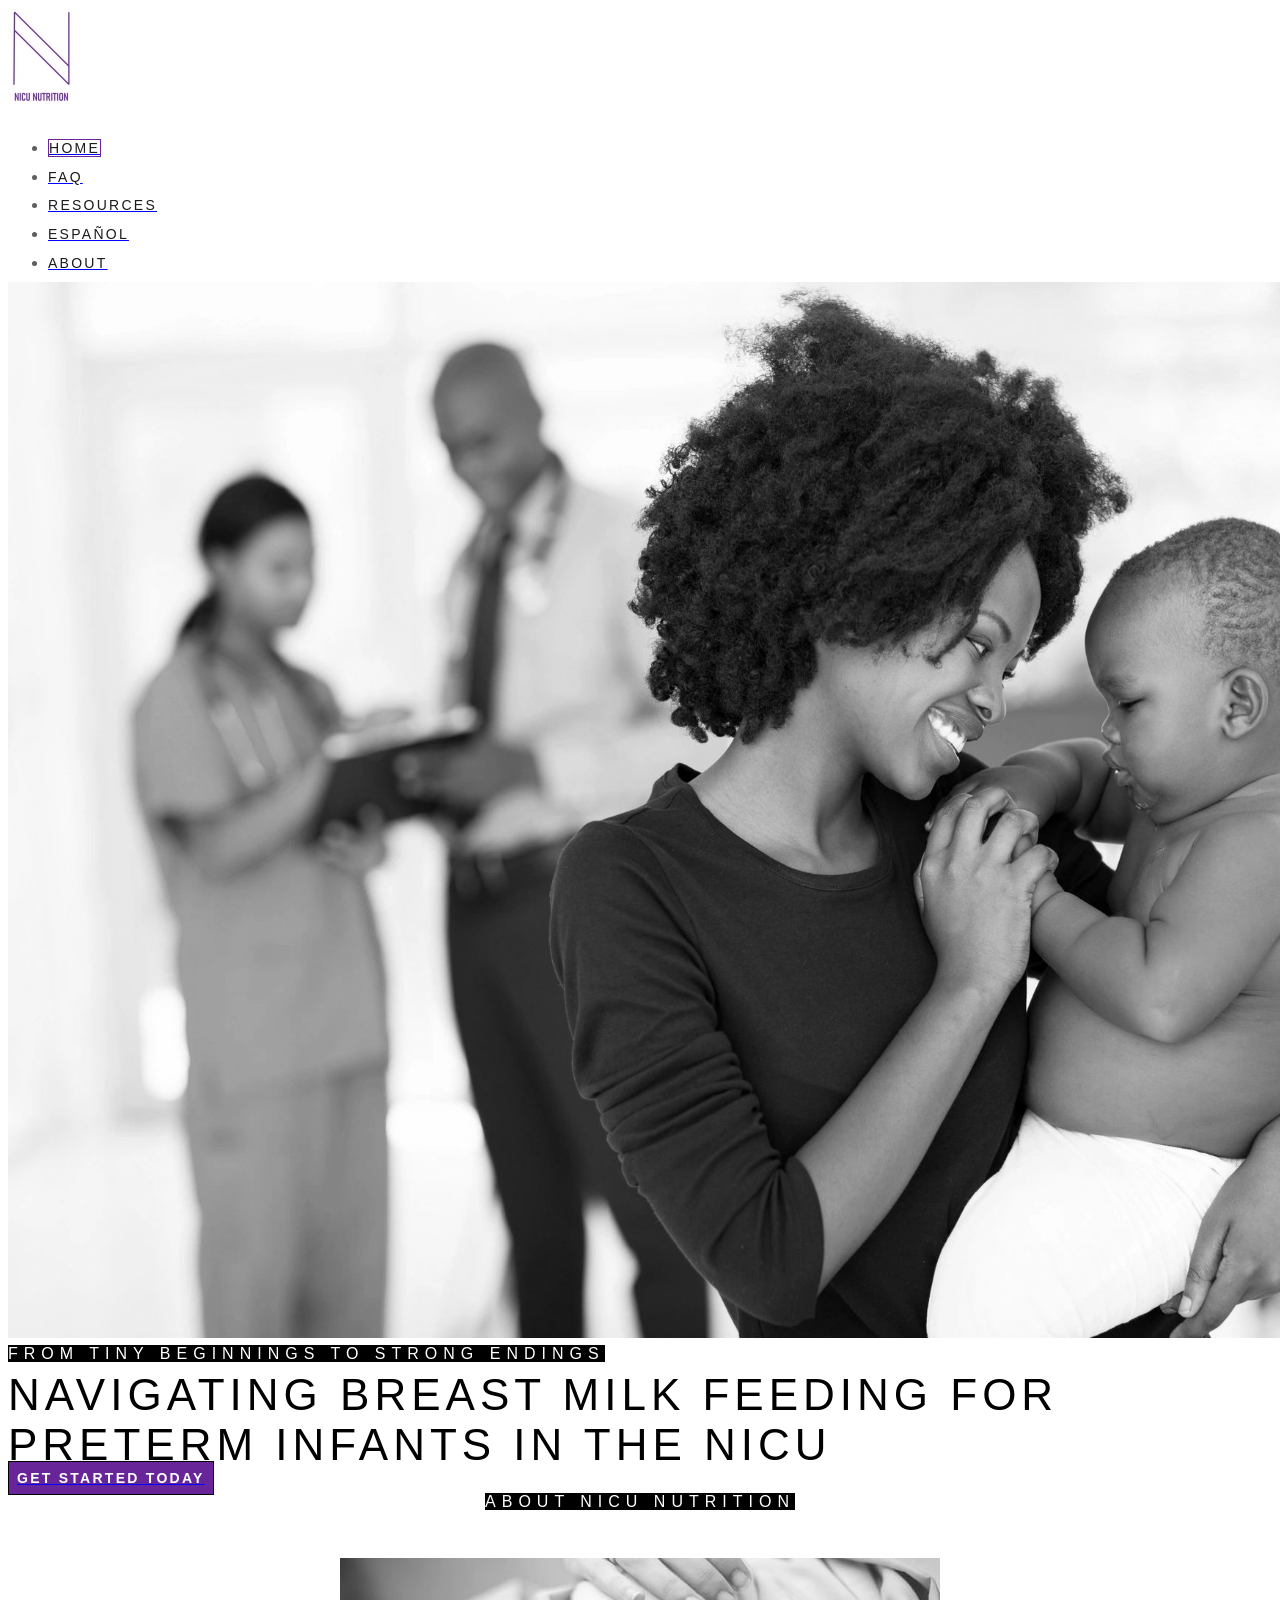
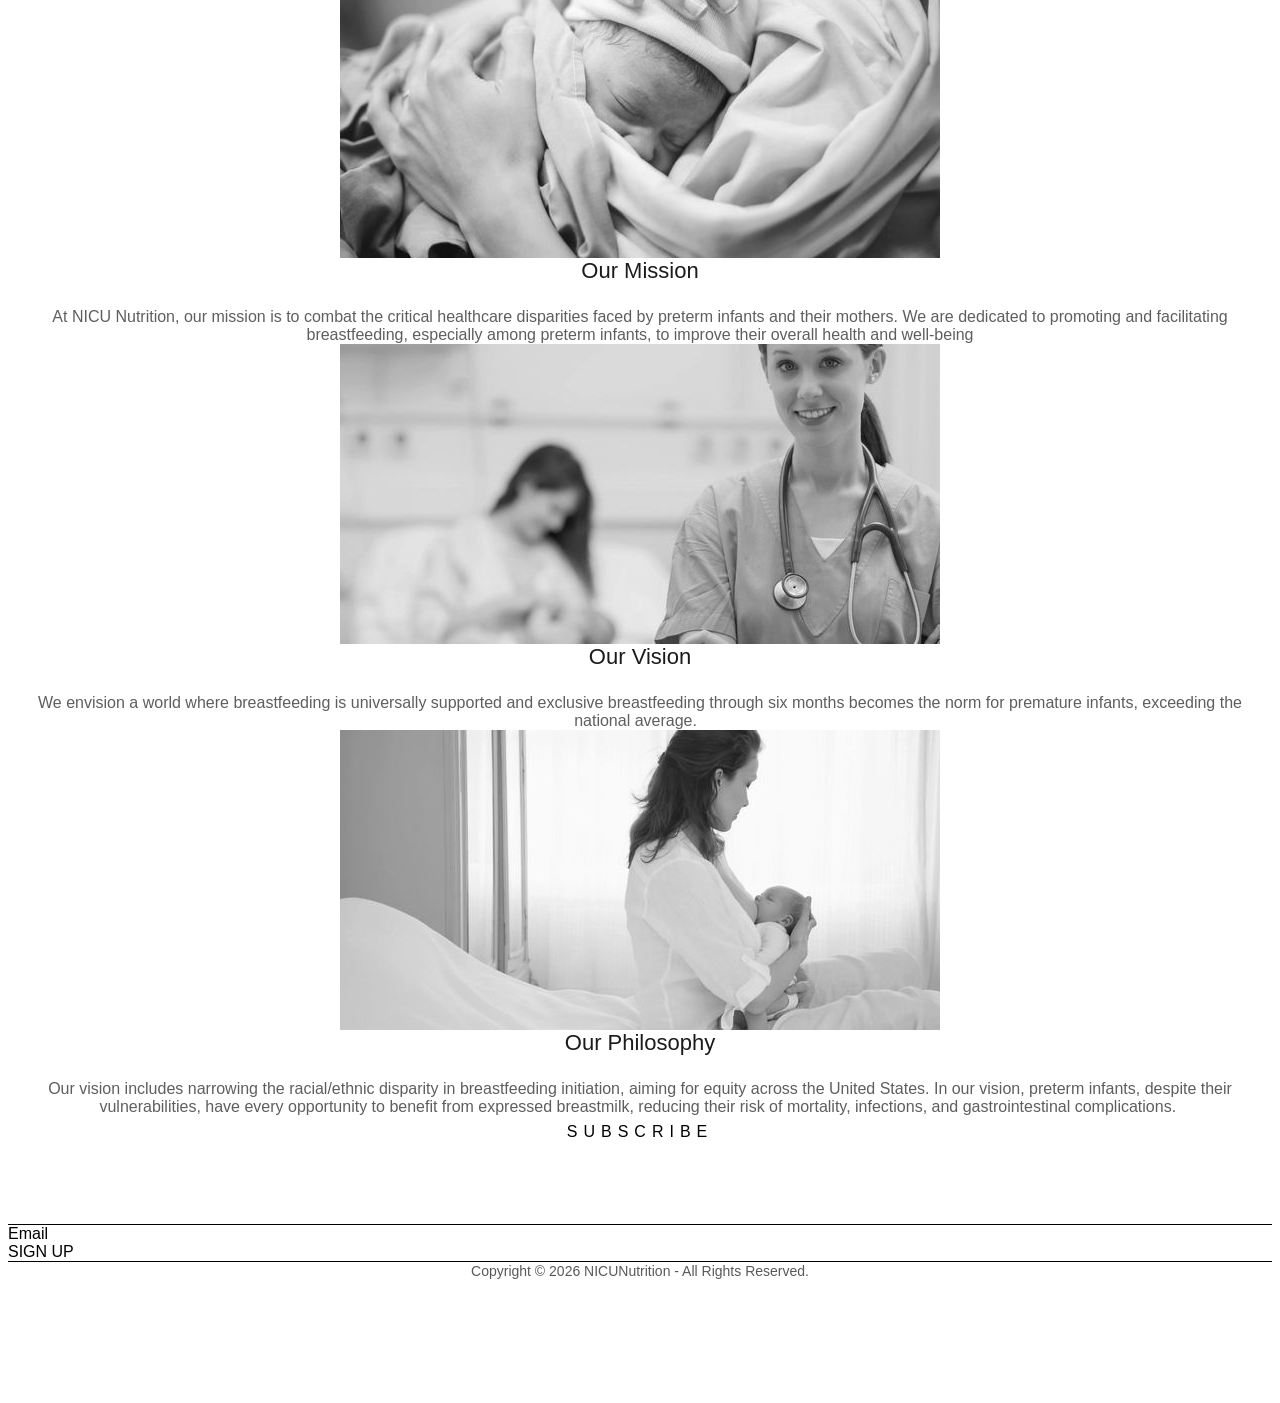
<file: _source/indexNN.html>
<html xmlns:v="urn:schemas-microsoft-com:vml"
xmlns:o="urn:schemas-microsoft-com:office:office"
xmlns:w="urn:schemas-microsoft-com:office:word"
xmlns:m="http://schemas.microsoft.com/office/2004/12/omml"
xmlns="http://www.w3.org/TR/REC-html40">

<head>
<meta http-equiv=Content-Type content="text/html; charset=utf-8">
<meta name=ProgId content=Word.Document>
<meta name=Generator content="Microsoft Word 15">
<meta name=Originator content="Microsoft Word 15">
<link rel=File-List href="indexNN.fld/filelist.xml">
<link rel=Edit-Time-Data href="indexNN.fld/editdata.mso">
<!--[if !mso]>
<style>
v\:* {behavior:url(#default#VML);}
o\:* {behavior:url(#default#VML);}
w\:* {behavior:url(#default#VML);}
.shape {behavior:url(#default#VML);}
</style>
<![endif]--><!--[if gte mso 9]><xml>
 <o:DocumentProperties>
  <o:Author>Ariel Salas</o:Author>
  <o:LastAuthor>Ariel Salas</o:LastAuthor>
  <o:Revision>1</o:Revision>
  <o:TotalTime>2</o:TotalTime>
  <o:Created>2026-09-09T22:35:00Z</o:Created>
  <o:LastSaved>2026-09-09T22:37:00Z</o:LastSaved>
  <o:Pages>1</o:Pages>
  <o:Words>352</o:Words>
  <o:Characters>2009</o:Characters>
  <o:Lines>16</o:Lines>
  <o:Paragraphs>4</o:Paragraphs>
  <o:CharactersWithSpaces>2357</o:CharactersWithSpaces>
  <o:Version>16.00</o:Version>
 </o:DocumentProperties>
 <o:OfficeDocumentSettings>
  <o:AllowPNG/>
 </o:OfficeDocumentSettings>
</xml><![endif]-->
<link rel=themeData href="indexNN.fld/themedata.thmx">
<link rel=colorSchemeMapping href="indexNN.fld/colorschememapping.xml">
<!--[if gte mso 9]><xml>
 <w:WordDocument>
  <w:SpellingState>Clean</w:SpellingState>
  <w:GrammarState>Clean</w:GrammarState>
  <w:TrackMoves>false</w:TrackMoves>
  <w:TrackFormatting/>
  <w:PunctuationKerning/>
  <w:ValidateAgainstSchemas/>
  <w:SaveIfXMLInvalid>false</w:SaveIfXMLInvalid>
  <w:IgnoreMixedContent>false</w:IgnoreMixedContent>
  <w:AlwaysShowPlaceholderText>false</w:AlwaysShowPlaceholderText>
  <w:DoNotPromoteQF/>
  <w:LidThemeOther>EN-US</w:LidThemeOther>
  <w:LidThemeAsian>X-NONE</w:LidThemeAsian>
  <w:LidThemeComplexScript>X-NONE</w:LidThemeComplexScript>
  <w:Compatibility>
   <w:BreakWrappedTables/>
   <w:SnapToGridInCell/>
   <w:WrapTextWithPunct/>
   <w:UseAsianBreakRules/>
   <w:DontGrowAutofit/>
   <w:SplitPgBreakAndParaMark/>
   <w:EnableOpenTypeKerning/>
   <w:DontFlipMirrorIndents/>
   <w:OverrideTableStyleHps/>
  </w:Compatibility>
  <m:mathPr>
   <m:mathFont m:val="Cambria Math"/>
   <m:brkBin m:val="before"/>
   <m:brkBinSub m:val="&#45;-"/>
   <m:smallFrac m:val="off"/>
   <m:dispDef/>
   <m:lMargin m:val="0"/>
   <m:rMargin m:val="0"/>
   <m:defJc m:val="centerGroup"/>
   <m:wrapIndent m:val="1440"/>
   <m:intLim m:val="subSup"/>
   <m:naryLim m:val="undOvr"/>
  </m:mathPr></w:WordDocument>
</xml><![endif]--><!--[if gte mso 9]><xml>
 <w:LatentStyles DefLockedState="false" DefUnhideWhenUsed="false"
  DefSemiHidden="false" DefQFormat="false" DefPriority="99"
  LatentStyleCount="376">
  <w:LsdException Locked="false" Priority="0" QFormat="true" Name="Normal"/>
  <w:LsdException Locked="false" Priority="9" QFormat="true" Name="heading 1"/>
  <w:LsdException Locked="false" Priority="9" SemiHidden="true"
   UnhideWhenUsed="true" QFormat="true" Name="heading 2"/>
  <w:LsdException Locked="false" Priority="9" SemiHidden="true"
   UnhideWhenUsed="true" QFormat="true" Name="heading 3"/>
  <w:LsdException Locked="false" Priority="9" SemiHidden="true"
   UnhideWhenUsed="true" QFormat="true" Name="heading 4"/>
  <w:LsdException Locked="false" Priority="9" SemiHidden="true"
   UnhideWhenUsed="true" QFormat="true" Name="heading 5"/>
  <w:LsdException Locked="false" Priority="9" SemiHidden="true"
   UnhideWhenUsed="true" QFormat="true" Name="heading 6"/>
  <w:LsdException Locked="false" Priority="9" SemiHidden="true"
   UnhideWhenUsed="true" QFormat="true" Name="heading 7"/>
  <w:LsdException Locked="false" Priority="9" SemiHidden="true"
   UnhideWhenUsed="true" QFormat="true" Name="heading 8"/>
  <w:LsdException Locked="false" Priority="9" SemiHidden="true"
   UnhideWhenUsed="true" QFormat="true" Name="heading 9"/>
  <w:LsdException Locked="false" SemiHidden="true" UnhideWhenUsed="true"
   Name="index 1"/>
  <w:LsdException Locked="false" SemiHidden="true" UnhideWhenUsed="true"
   Name="index 2"/>
  <w:LsdException Locked="false" SemiHidden="true" UnhideWhenUsed="true"
   Name="index 3"/>
  <w:LsdException Locked="false" SemiHidden="true" UnhideWhenUsed="true"
   Name="index 4"/>
  <w:LsdException Locked="false" SemiHidden="true" UnhideWhenUsed="true"
   Name="index 5"/>
  <w:LsdException Locked="false" SemiHidden="true" UnhideWhenUsed="true"
   Name="index 6"/>
  <w:LsdException Locked="false" SemiHidden="true" UnhideWhenUsed="true"
   Name="index 7"/>
  <w:LsdException Locked="false" SemiHidden="true" UnhideWhenUsed="true"
   Name="index 8"/>
  <w:LsdException Locked="false" SemiHidden="true" UnhideWhenUsed="true"
   Name="index 9"/>
  <w:LsdException Locked="false" Priority="39" SemiHidden="true"
   UnhideWhenUsed="true" Name="toc 1"/>
  <w:LsdException Locked="false" Priority="39" SemiHidden="true"
   UnhideWhenUsed="true" Name="toc 2"/>
  <w:LsdException Locked="false" Priority="39" SemiHidden="true"
   UnhideWhenUsed="true" Name="toc 3"/>
  <w:LsdException Locked="false" Priority="39" SemiHidden="true"
   UnhideWhenUsed="true" Name="toc 4"/>
  <w:LsdException Locked="false" Priority="39" SemiHidden="true"
   UnhideWhenUsed="true" Name="toc 5"/>
  <w:LsdException Locked="false" Priority="39" SemiHidden="true"
   UnhideWhenUsed="true" Name="toc 6"/>
  <w:LsdException Locked="false" Priority="39" SemiHidden="true"
   UnhideWhenUsed="true" Name="toc 7"/>
  <w:LsdException Locked="false" Priority="39" SemiHidden="true"
   UnhideWhenUsed="true" Name="toc 8"/>
  <w:LsdException Locked="false" Priority="39" SemiHidden="true"
   UnhideWhenUsed="true" Name="toc 9"/>
  <w:LsdException Locked="false" SemiHidden="true" UnhideWhenUsed="true"
   Name="Normal Indent"/>
  <w:LsdException Locked="false" SemiHidden="true" UnhideWhenUsed="true"
   Name="footnote text"/>
  <w:LsdException Locked="false" SemiHidden="true" UnhideWhenUsed="true"
   Name="annotation text"/>
  <w:LsdException Locked="false" SemiHidden="true" UnhideWhenUsed="true"
   Name="header"/>
  <w:LsdException Locked="false" SemiHidden="true" UnhideWhenUsed="true"
   Name="footer"/>
  <w:LsdException Locked="false" SemiHidden="true" UnhideWhenUsed="true"
   Name="index heading"/>
  <w:LsdException Locked="false" Priority="35" SemiHidden="true"
   UnhideWhenUsed="true" QFormat="true" Name="caption"/>
  <w:LsdException Locked="false" SemiHidden="true" UnhideWhenUsed="true"
   Name="table of figures"/>
  <w:LsdException Locked="false" SemiHidden="true" UnhideWhenUsed="true"
   Name="envelope address"/>
  <w:LsdException Locked="false" SemiHidden="true" UnhideWhenUsed="true"
   Name="envelope return"/>
  <w:LsdException Locked="false" SemiHidden="true" UnhideWhenUsed="true"
   Name="footnote reference"/>
  <w:LsdException Locked="false" SemiHidden="true" UnhideWhenUsed="true"
   Name="annotation reference"/>
  <w:LsdException Locked="false" SemiHidden="true" UnhideWhenUsed="true"
   Name="line number"/>
  <w:LsdException Locked="false" SemiHidden="true" UnhideWhenUsed="true"
   Name="page number"/>
  <w:LsdException Locked="false" SemiHidden="true" UnhideWhenUsed="true"
   Name="endnote reference"/>
  <w:LsdException Locked="false" SemiHidden="true" UnhideWhenUsed="true"
   Name="endnote text"/>
  <w:LsdException Locked="false" SemiHidden="true" UnhideWhenUsed="true"
   Name="table of authorities"/>
  <w:LsdException Locked="false" SemiHidden="true" UnhideWhenUsed="true"
   Name="macro"/>
  <w:LsdException Locked="false" SemiHidden="true" UnhideWhenUsed="true"
   Name="toa heading"/>
  <w:LsdException Locked="false" SemiHidden="true" UnhideWhenUsed="true"
   Name="List"/>
  <w:LsdException Locked="false" SemiHidden="true" UnhideWhenUsed="true"
   Name="List Bullet"/>
  <w:LsdException Locked="false" SemiHidden="true" UnhideWhenUsed="true"
   Name="List Number"/>
  <w:LsdException Locked="false" SemiHidden="true" UnhideWhenUsed="true"
   Name="List 2"/>
  <w:LsdException Locked="false" SemiHidden="true" UnhideWhenUsed="true"
   Name="List 3"/>
  <w:LsdException Locked="false" SemiHidden="true" UnhideWhenUsed="true"
   Name="List 4"/>
  <w:LsdException Locked="false" SemiHidden="true" UnhideWhenUsed="true"
   Name="List 5"/>
  <w:LsdException Locked="false" SemiHidden="true" UnhideWhenUsed="true"
   Name="List Bullet 2"/>
  <w:LsdException Locked="false" SemiHidden="true" UnhideWhenUsed="true"
   Name="List Bullet 3"/>
  <w:LsdException Locked="false" SemiHidden="true" UnhideWhenUsed="true"
   Name="List Bullet 4"/>
  <w:LsdException Locked="false" SemiHidden="true" UnhideWhenUsed="true"
   Name="List Bullet 5"/>
  <w:LsdException Locked="false" SemiHidden="true" UnhideWhenUsed="true"
   Name="List Number 2"/>
  <w:LsdException Locked="false" SemiHidden="true" UnhideWhenUsed="true"
   Name="List Number 3"/>
  <w:LsdException Locked="false" SemiHidden="true" UnhideWhenUsed="true"
   Name="List Number 4"/>
  <w:LsdException Locked="false" SemiHidden="true" UnhideWhenUsed="true"
   Name="List Number 5"/>
  <w:LsdException Locked="false" Priority="10" QFormat="true" Name="Title"/>
  <w:LsdException Locked="false" SemiHidden="true" UnhideWhenUsed="true"
   Name="Closing"/>
  <w:LsdException Locked="false" SemiHidden="true" UnhideWhenUsed="true"
   Name="Signature"/>
  <w:LsdException Locked="false" Priority="1" SemiHidden="true"
   UnhideWhenUsed="true" Name="Default Paragraph Font"/>
  <w:LsdException Locked="false" SemiHidden="true" UnhideWhenUsed="true"
   Name="Body Text"/>
  <w:LsdException Locked="false" SemiHidden="true" UnhideWhenUsed="true"
   Name="Body Text Indent"/>
  <w:LsdException Locked="false" SemiHidden="true" UnhideWhenUsed="true"
   Name="List Continue"/>
  <w:LsdException Locked="false" SemiHidden="true" UnhideWhenUsed="true"
   Name="List Continue 2"/>
  <w:LsdException Locked="false" SemiHidden="true" UnhideWhenUsed="true"
   Name="List Continue 3"/>
  <w:LsdException Locked="false" SemiHidden="true" UnhideWhenUsed="true"
   Name="List Continue 4"/>
  <w:LsdException Locked="false" SemiHidden="true" UnhideWhenUsed="true"
   Name="List Continue 5"/>
  <w:LsdException Locked="false" SemiHidden="true" UnhideWhenUsed="true"
   Name="Message Header"/>
  <w:LsdException Locked="false" Priority="11" QFormat="true" Name="Subtitle"/>
  <w:LsdException Locked="false" SemiHidden="true" UnhideWhenUsed="true"
   Name="Salutation"/>
  <w:LsdException Locked="false" SemiHidden="true" UnhideWhenUsed="true"
   Name="Date"/>
  <w:LsdException Locked="false" SemiHidden="true" UnhideWhenUsed="true"
   Name="Body Text First Indent"/>
  <w:LsdException Locked="false" SemiHidden="true" UnhideWhenUsed="true"
   Name="Body Text First Indent 2"/>
  <w:LsdException Locked="false" SemiHidden="true" UnhideWhenUsed="true"
   Name="Note Heading"/>
  <w:LsdException Locked="false" SemiHidden="true" UnhideWhenUsed="true"
   Name="Body Text 2"/>
  <w:LsdException Locked="false" SemiHidden="true" UnhideWhenUsed="true"
   Name="Body Text 3"/>
  <w:LsdException Locked="false" SemiHidden="true" UnhideWhenUsed="true"
   Name="Body Text Indent 2"/>
  <w:LsdException Locked="false" SemiHidden="true" UnhideWhenUsed="true"
   Name="Body Text Indent 3"/>
  <w:LsdException Locked="false" SemiHidden="true" UnhideWhenUsed="true"
   Name="Block Text"/>
  <w:LsdException Locked="false" SemiHidden="true" UnhideWhenUsed="true"
   Name="Hyperlink"/>
  <w:LsdException Locked="false" SemiHidden="true" UnhideWhenUsed="true"
   Name="FollowedHyperlink"/>
  <w:LsdException Locked="false" Priority="22" QFormat="true" Name="Strong"/>
  <w:LsdException Locked="false" Priority="20" QFormat="true" Name="Emphasis"/>
  <w:LsdException Locked="false" SemiHidden="true" UnhideWhenUsed="true"
   Name="Document Map"/>
  <w:LsdException Locked="false" SemiHidden="true" UnhideWhenUsed="true"
   Name="Plain Text"/>
  <w:LsdException Locked="false" SemiHidden="true" UnhideWhenUsed="true"
   Name="E-mail Signature"/>
  <w:LsdException Locked="false" SemiHidden="true" UnhideWhenUsed="true"
   Name="HTML Top of Form"/>
  <w:LsdException Locked="false" SemiHidden="true" UnhideWhenUsed="true"
   Name="HTML Bottom of Form"/>
  <w:LsdException Locked="false" SemiHidden="true" UnhideWhenUsed="true"
   Name="Normal (Web)"/>
  <w:LsdException Locked="false" SemiHidden="true" UnhideWhenUsed="true"
   Name="HTML Acronym"/>
  <w:LsdException Locked="false" SemiHidden="true" UnhideWhenUsed="true"
   Name="HTML Address"/>
  <w:LsdException Locked="false" SemiHidden="true" UnhideWhenUsed="true"
   Name="HTML Cite"/>
  <w:LsdException Locked="false" SemiHidden="true" UnhideWhenUsed="true"
   Name="HTML Code"/>
  <w:LsdException Locked="false" SemiHidden="true" UnhideWhenUsed="true"
   Name="HTML Definition"/>
  <w:LsdException Locked="false" SemiHidden="true" UnhideWhenUsed="true"
   Name="HTML Keyboard"/>
  <w:LsdException Locked="false" SemiHidden="true" UnhideWhenUsed="true"
   Name="HTML Preformatted"/>
  <w:LsdException Locked="false" SemiHidden="true" UnhideWhenUsed="true"
   Name="HTML Sample"/>
  <w:LsdException Locked="false" SemiHidden="true" UnhideWhenUsed="true"
   Name="HTML Typewriter"/>
  <w:LsdException Locked="false" SemiHidden="true" UnhideWhenUsed="true"
   Name="HTML Variable"/>
  <w:LsdException Locked="false" SemiHidden="true" UnhideWhenUsed="true"
   Name="Normal Table"/>
  <w:LsdException Locked="false" SemiHidden="true" UnhideWhenUsed="true"
   Name="annotation subject"/>
  <w:LsdException Locked="false" SemiHidden="true" UnhideWhenUsed="true"
   Name="No List"/>
  <w:LsdException Locked="false" SemiHidden="true" UnhideWhenUsed="true"
   Name="Outline List 1"/>
  <w:LsdException Locked="false" SemiHidden="true" UnhideWhenUsed="true"
   Name="Outline List 2"/>
  <w:LsdException Locked="false" SemiHidden="true" UnhideWhenUsed="true"
   Name="Outline List 3"/>
  <w:LsdException Locked="false" SemiHidden="true" UnhideWhenUsed="true"
   Name="Table Simple 1"/>
  <w:LsdException Locked="false" SemiHidden="true" UnhideWhenUsed="true"
   Name="Table Simple 2"/>
  <w:LsdException Locked="false" SemiHidden="true" UnhideWhenUsed="true"
   Name="Table Simple 3"/>
  <w:LsdException Locked="false" SemiHidden="true" UnhideWhenUsed="true"
   Name="Table Classic 1"/>
  <w:LsdException Locked="false" SemiHidden="true" UnhideWhenUsed="true"
   Name="Table Classic 2"/>
  <w:LsdException Locked="false" SemiHidden="true" UnhideWhenUsed="true"
   Name="Table Classic 3"/>
  <w:LsdException Locked="false" SemiHidden="true" UnhideWhenUsed="true"
   Name="Table Classic 4"/>
  <w:LsdException Locked="false" SemiHidden="true" UnhideWhenUsed="true"
   Name="Table Colorful 1"/>
  <w:LsdException Locked="false" SemiHidden="true" UnhideWhenUsed="true"
   Name="Table Colorful 2"/>
  <w:LsdException Locked="false" SemiHidden="true" UnhideWhenUsed="true"
   Name="Table Colorful 3"/>
  <w:LsdException Locked="false" SemiHidden="true" UnhideWhenUsed="true"
   Name="Table Columns 1"/>
  <w:LsdException Locked="false" SemiHidden="true" UnhideWhenUsed="true"
   Name="Table Columns 2"/>
  <w:LsdException Locked="false" SemiHidden="true" UnhideWhenUsed="true"
   Name="Table Columns 3"/>
  <w:LsdException Locked="false" SemiHidden="true" UnhideWhenUsed="true"
   Name="Table Columns 4"/>
  <w:LsdException Locked="false" SemiHidden="true" UnhideWhenUsed="true"
   Name="Table Columns 5"/>
  <w:LsdException Locked="false" SemiHidden="true" UnhideWhenUsed="true"
   Name="Table Grid 1"/>
  <w:LsdException Locked="false" SemiHidden="true" UnhideWhenUsed="true"
   Name="Table Grid 2"/>
  <w:LsdException Locked="false" SemiHidden="true" UnhideWhenUsed="true"
   Name="Table Grid 3"/>
  <w:LsdException Locked="false" SemiHidden="true" UnhideWhenUsed="true"
   Name="Table Grid 4"/>
  <w:LsdException Locked="false" SemiHidden="true" UnhideWhenUsed="true"
   Name="Table Grid 5"/>
  <w:LsdException Locked="false" SemiHidden="true" UnhideWhenUsed="true"
   Name="Table Grid 6"/>
  <w:LsdException Locked="false" SemiHidden="true" UnhideWhenUsed="true"
   Name="Table Grid 7"/>
  <w:LsdException Locked="false" SemiHidden="true" UnhideWhenUsed="true"
   Name="Table Grid 8"/>
  <w:LsdException Locked="false" SemiHidden="true" UnhideWhenUsed="true"
   Name="Table List 1"/>
  <w:LsdException Locked="false" SemiHidden="true" UnhideWhenUsed="true"
   Name="Table List 2"/>
  <w:LsdException Locked="false" SemiHidden="true" UnhideWhenUsed="true"
   Name="Table List 3"/>
  <w:LsdException Locked="false" SemiHidden="true" UnhideWhenUsed="true"
   Name="Table List 4"/>
  <w:LsdException Locked="false" SemiHidden="true" UnhideWhenUsed="true"
   Name="Table List 5"/>
  <w:LsdException Locked="false" SemiHidden="true" UnhideWhenUsed="true"
   Name="Table List 6"/>
  <w:LsdException Locked="false" SemiHidden="true" UnhideWhenUsed="true"
   Name="Table List 7"/>
  <w:LsdException Locked="false" SemiHidden="true" UnhideWhenUsed="true"
   Name="Table List 8"/>
  <w:LsdException Locked="false" SemiHidden="true" UnhideWhenUsed="true"
   Name="Table 3D effects 1"/>
  <w:LsdException Locked="false" SemiHidden="true" UnhideWhenUsed="true"
   Name="Table 3D effects 2"/>
  <w:LsdException Locked="false" SemiHidden="true" UnhideWhenUsed="true"
   Name="Table 3D effects 3"/>
  <w:LsdException Locked="false" SemiHidden="true" UnhideWhenUsed="true"
   Name="Table Contemporary"/>
  <w:LsdException Locked="false" SemiHidden="true" UnhideWhenUsed="true"
   Name="Table Elegant"/>
  <w:LsdException Locked="false" SemiHidden="true" UnhideWhenUsed="true"
   Name="Table Professional"/>
  <w:LsdException Locked="false" SemiHidden="true" UnhideWhenUsed="true"
   Name="Table Subtle 1"/>
  <w:LsdException Locked="false" SemiHidden="true" UnhideWhenUsed="true"
   Name="Table Subtle 2"/>
  <w:LsdException Locked="false" SemiHidden="true" UnhideWhenUsed="true"
   Name="Table Web 1"/>
  <w:LsdException Locked="false" SemiHidden="true" UnhideWhenUsed="true"
   Name="Table Web 2"/>
  <w:LsdException Locked="false" SemiHidden="true" UnhideWhenUsed="true"
   Name="Table Web 3"/>
  <w:LsdException Locked="false" SemiHidden="true" UnhideWhenUsed="true"
   Name="Balloon Text"/>
  <w:LsdException Locked="false" Priority="39" Name="Table Grid"/>
  <w:LsdException Locked="false" SemiHidden="true" UnhideWhenUsed="true"
   Name="Table Theme"/>
  <w:LsdException Locked="false" SemiHidden="true" Name="Placeholder Text"/>
  <w:LsdException Locked="false" Priority="1" QFormat="true" Name="No Spacing"/>
  <w:LsdException Locked="false" Priority="60" Name="Light Shading"/>
  <w:LsdException Locked="false" Priority="61" Name="Light List"/>
  <w:LsdException Locked="false" Priority="62" Name="Light Grid"/>
  <w:LsdException Locked="false" Priority="63" Name="Medium Shading 1"/>
  <w:LsdException Locked="false" Priority="64" Name="Medium Shading 2"/>
  <w:LsdException Locked="false" Priority="65" Name="Medium List 1"/>
  <w:LsdException Locked="false" Priority="66" Name="Medium List 2"/>
  <w:LsdException Locked="false" Priority="67" Name="Medium Grid 1"/>
  <w:LsdException Locked="false" Priority="68" Name="Medium Grid 2"/>
  <w:LsdException Locked="false" Priority="69" Name="Medium Grid 3"/>
  <w:LsdException Locked="false" Priority="70" Name="Dark List"/>
  <w:LsdException Locked="false" Priority="71" Name="Colorful Shading"/>
  <w:LsdException Locked="false" Priority="72" Name="Colorful List"/>
  <w:LsdException Locked="false" Priority="73" Name="Colorful Grid"/>
  <w:LsdException Locked="false" Priority="60" Name="Light Shading Accent 1"/>
  <w:LsdException Locked="false" Priority="61" Name="Light List Accent 1"/>
  <w:LsdException Locked="false" Priority="62" Name="Light Grid Accent 1"/>
  <w:LsdException Locked="false" Priority="63" Name="Medium Shading 1 Accent 1"/>
  <w:LsdException Locked="false" Priority="64" Name="Medium Shading 2 Accent 1"/>
  <w:LsdException Locked="false" Priority="65" Name="Medium List 1 Accent 1"/>
  <w:LsdException Locked="false" SemiHidden="true" Name="Revision"/>
  <w:LsdException Locked="false" Priority="34" QFormat="true"
   Name="List Paragraph"/>
  <w:LsdException Locked="false" Priority="29" QFormat="true" Name="Quote"/>
  <w:LsdException Locked="false" Priority="30" QFormat="true"
   Name="Intense Quote"/>
  <w:LsdException Locked="false" Priority="66" Name="Medium List 2 Accent 1"/>
  <w:LsdException Locked="false" Priority="67" Name="Medium Grid 1 Accent 1"/>
  <w:LsdException Locked="false" Priority="68" Name="Medium Grid 2 Accent 1"/>
  <w:LsdException Locked="false" Priority="69" Name="Medium Grid 3 Accent 1"/>
  <w:LsdException Locked="false" Priority="70" Name="Dark List Accent 1"/>
  <w:LsdException Locked="false" Priority="71" Name="Colorful Shading Accent 1"/>
  <w:LsdException Locked="false" Priority="72" Name="Colorful List Accent 1"/>
  <w:LsdException Locked="false" Priority="73" Name="Colorful Grid Accent 1"/>
  <w:LsdException Locked="false" Priority="60" Name="Light Shading Accent 2"/>
  <w:LsdException Locked="false" Priority="61" Name="Light List Accent 2"/>
  <w:LsdException Locked="false" Priority="62" Name="Light Grid Accent 2"/>
  <w:LsdException Locked="false" Priority="63" Name="Medium Shading 1 Accent 2"/>
  <w:LsdException Locked="false" Priority="64" Name="Medium Shading 2 Accent 2"/>
  <w:LsdException Locked="false" Priority="65" Name="Medium List 1 Accent 2"/>
  <w:LsdException Locked="false" Priority="66" Name="Medium List 2 Accent 2"/>
  <w:LsdException Locked="false" Priority="67" Name="Medium Grid 1 Accent 2"/>
  <w:LsdException Locked="false" Priority="68" Name="Medium Grid 2 Accent 2"/>
  <w:LsdException Locked="false" Priority="69" Name="Medium Grid 3 Accent 2"/>
  <w:LsdException Locked="false" Priority="70" Name="Dark List Accent 2"/>
  <w:LsdException Locked="false" Priority="71" Name="Colorful Shading Accent 2"/>
  <w:LsdException Locked="false" Priority="72" Name="Colorful List Accent 2"/>
  <w:LsdException Locked="false" Priority="73" Name="Colorful Grid Accent 2"/>
  <w:LsdException Locked="false" Priority="60" Name="Light Shading Accent 3"/>
  <w:LsdException Locked="false" Priority="61" Name="Light List Accent 3"/>
  <w:LsdException Locked="false" Priority="62" Name="Light Grid Accent 3"/>
  <w:LsdException Locked="false" Priority="63" Name="Medium Shading 1 Accent 3"/>
  <w:LsdException Locked="false" Priority="64" Name="Medium Shading 2 Accent 3"/>
  <w:LsdException Locked="false" Priority="65" Name="Medium List 1 Accent 3"/>
  <w:LsdException Locked="false" Priority="66" Name="Medium List 2 Accent 3"/>
  <w:LsdException Locked="false" Priority="67" Name="Medium Grid 1 Accent 3"/>
  <w:LsdException Locked="false" Priority="68" Name="Medium Grid 2 Accent 3"/>
  <w:LsdException Locked="false" Priority="69" Name="Medium Grid 3 Accent 3"/>
  <w:LsdException Locked="false" Priority="70" Name="Dark List Accent 3"/>
  <w:LsdException Locked="false" Priority="71" Name="Colorful Shading Accent 3"/>
  <w:LsdException Locked="false" Priority="72" Name="Colorful List Accent 3"/>
  <w:LsdException Locked="false" Priority="73" Name="Colorful Grid Accent 3"/>
  <w:LsdException Locked="false" Priority="60" Name="Light Shading Accent 4"/>
  <w:LsdException Locked="false" Priority="61" Name="Light List Accent 4"/>
  <w:LsdException Locked="false" Priority="62" Name="Light Grid Accent 4"/>
  <w:LsdException Locked="false" Priority="63" Name="Medium Shading 1 Accent 4"/>
  <w:LsdException Locked="false" Priority="64" Name="Medium Shading 2 Accent 4"/>
  <w:LsdException Locked="false" Priority="65" Name="Medium List 1 Accent 4"/>
  <w:LsdException Locked="false" Priority="66" Name="Medium List 2 Accent 4"/>
  <w:LsdException Locked="false" Priority="67" Name="Medium Grid 1 Accent 4"/>
  <w:LsdException Locked="false" Priority="68" Name="Medium Grid 2 Accent 4"/>
  <w:LsdException Locked="false" Priority="69" Name="Medium Grid 3 Accent 4"/>
  <w:LsdException Locked="false" Priority="70" Name="Dark List Accent 4"/>
  <w:LsdException Locked="false" Priority="71" Name="Colorful Shading Accent 4"/>
  <w:LsdException Locked="false" Priority="72" Name="Colorful List Accent 4"/>
  <w:LsdException Locked="false" Priority="73" Name="Colorful Grid Accent 4"/>
  <w:LsdException Locked="false" Priority="60" Name="Light Shading Accent 5"/>
  <w:LsdException Locked="false" Priority="61" Name="Light List Accent 5"/>
  <w:LsdException Locked="false" Priority="62" Name="Light Grid Accent 5"/>
  <w:LsdException Locked="false" Priority="63" Name="Medium Shading 1 Accent 5"/>
  <w:LsdException Locked="false" Priority="64" Name="Medium Shading 2 Accent 5"/>
  <w:LsdException Locked="false" Priority="65" Name="Medium List 1 Accent 5"/>
  <w:LsdException Locked="false" Priority="66" Name="Medium List 2 Accent 5"/>
  <w:LsdException Locked="false" Priority="67" Name="Medium Grid 1 Accent 5"/>
  <w:LsdException Locked="false" Priority="68" Name="Medium Grid 2 Accent 5"/>
  <w:LsdException Locked="false" Priority="69" Name="Medium Grid 3 Accent 5"/>
  <w:LsdException Locked="false" Priority="70" Name="Dark List Accent 5"/>
  <w:LsdException Locked="false" Priority="71" Name="Colorful Shading Accent 5"/>
  <w:LsdException Locked="false" Priority="72" Name="Colorful List Accent 5"/>
  <w:LsdException Locked="false" Priority="73" Name="Colorful Grid Accent 5"/>
  <w:LsdException Locked="false" Priority="60" Name="Light Shading Accent 6"/>
  <w:LsdException Locked="false" Priority="61" Name="Light List Accent 6"/>
  <w:LsdException Locked="false" Priority="62" Name="Light Grid Accent 6"/>
  <w:LsdException Locked="false" Priority="63" Name="Medium Shading 1 Accent 6"/>
  <w:LsdException Locked="false" Priority="64" Name="Medium Shading 2 Accent 6"/>
  <w:LsdException Locked="false" Priority="65" Name="Medium List 1 Accent 6"/>
  <w:LsdException Locked="false" Priority="66" Name="Medium List 2 Accent 6"/>
  <w:LsdException Locked="false" Priority="67" Name="Medium Grid 1 Accent 6"/>
  <w:LsdException Locked="false" Priority="68" Name="Medium Grid 2 Accent 6"/>
  <w:LsdException Locked="false" Priority="69" Name="Medium Grid 3 Accent 6"/>
  <w:LsdException Locked="false" Priority="70" Name="Dark List Accent 6"/>
  <w:LsdException Locked="false" Priority="71" Name="Colorful Shading Accent 6"/>
  <w:LsdException Locked="false" Priority="72" Name="Colorful List Accent 6"/>
  <w:LsdException Locked="false" Priority="73" Name="Colorful Grid Accent 6"/>
  <w:LsdException Locked="false" Priority="19" QFormat="true"
   Name="Subtle Emphasis"/>
  <w:LsdException Locked="false" Priority="21" QFormat="true"
   Name="Intense Emphasis"/>
  <w:LsdException Locked="false" Priority="31" QFormat="true"
   Name="Subtle Reference"/>
  <w:LsdException Locked="false" Priority="32" QFormat="true"
   Name="Intense Reference"/>
  <w:LsdException Locked="false" Priority="33" QFormat="true" Name="Book Title"/>
  <w:LsdException Locked="false" Priority="37" SemiHidden="true"
   UnhideWhenUsed="true" Name="Bibliography"/>
  <w:LsdException Locked="false" Priority="39" SemiHidden="true"
   UnhideWhenUsed="true" QFormat="true" Name="TOC Heading"/>
  <w:LsdException Locked="false" Priority="41" Name="Plain Table 1"/>
  <w:LsdException Locked="false" Priority="42" Name="Plain Table 2"/>
  <w:LsdException Locked="false" Priority="43" Name="Plain Table 3"/>
  <w:LsdException Locked="false" Priority="44" Name="Plain Table 4"/>
  <w:LsdException Locked="false" Priority="45" Name="Plain Table 5"/>
  <w:LsdException Locked="false" Priority="40" Name="Grid Table Light"/>
  <w:LsdException Locked="false" Priority="46" Name="Grid Table 1 Light"/>
  <w:LsdException Locked="false" Priority="47" Name="Grid Table 2"/>
  <w:LsdException Locked="false" Priority="48" Name="Grid Table 3"/>
  <w:LsdException Locked="false" Priority="49" Name="Grid Table 4"/>
  <w:LsdException Locked="false" Priority="50" Name="Grid Table 5 Dark"/>
  <w:LsdException Locked="false" Priority="51" Name="Grid Table 6 Colorful"/>
  <w:LsdException Locked="false" Priority="52" Name="Grid Table 7 Colorful"/>
  <w:LsdException Locked="false" Priority="46"
   Name="Grid Table 1 Light Accent 1"/>
  <w:LsdException Locked="false" Priority="47" Name="Grid Table 2 Accent 1"/>
  <w:LsdException Locked="false" Priority="48" Name="Grid Table 3 Accent 1"/>
  <w:LsdException Locked="false" Priority="49" Name="Grid Table 4 Accent 1"/>
  <w:LsdException Locked="false" Priority="50" Name="Grid Table 5 Dark Accent 1"/>
  <w:LsdException Locked="false" Priority="51"
   Name="Grid Table 6 Colorful Accent 1"/>
  <w:LsdException Locked="false" Priority="52"
   Name="Grid Table 7 Colorful Accent 1"/>
  <w:LsdException Locked="false" Priority="46"
   Name="Grid Table 1 Light Accent 2"/>
  <w:LsdException Locked="false" Priority="47" Name="Grid Table 2 Accent 2"/>
  <w:LsdException Locked="false" Priority="48" Name="Grid Table 3 Accent 2"/>
  <w:LsdException Locked="false" Priority="49" Name="Grid Table 4 Accent 2"/>
  <w:LsdException Locked="false" Priority="50" Name="Grid Table 5 Dark Accent 2"/>
  <w:LsdException Locked="false" Priority="51"
   Name="Grid Table 6 Colorful Accent 2"/>
  <w:LsdException Locked="false" Priority="52"
   Name="Grid Table 7 Colorful Accent 2"/>
  <w:LsdException Locked="false" Priority="46"
   Name="Grid Table 1 Light Accent 3"/>
  <w:LsdException Locked="false" Priority="47" Name="Grid Table 2 Accent 3"/>
  <w:LsdException Locked="false" Priority="48" Name="Grid Table 3 Accent 3"/>
  <w:LsdException Locked="false" Priority="49" Name="Grid Table 4 Accent 3"/>
  <w:LsdException Locked="false" Priority="50" Name="Grid Table 5 Dark Accent 3"/>
  <w:LsdException Locked="false" Priority="51"
   Name="Grid Table 6 Colorful Accent 3"/>
  <w:LsdException Locked="false" Priority="52"
   Name="Grid Table 7 Colorful Accent 3"/>
  <w:LsdException Locked="false" Priority="46"
   Name="Grid Table 1 Light Accent 4"/>
  <w:LsdException Locked="false" Priority="47" Name="Grid Table 2 Accent 4"/>
  <w:LsdException Locked="false" Priority="48" Name="Grid Table 3 Accent 4"/>
  <w:LsdException Locked="false" Priority="49" Name="Grid Table 4 Accent 4"/>
  <w:LsdException Locked="false" Priority="50" Name="Grid Table 5 Dark Accent 4"/>
  <w:LsdException Locked="false" Priority="51"
   Name="Grid Table 6 Colorful Accent 4"/>
  <w:LsdException Locked="false" Priority="52"
   Name="Grid Table 7 Colorful Accent 4"/>
  <w:LsdException Locked="false" Priority="46"
   Name="Grid Table 1 Light Accent 5"/>
  <w:LsdException Locked="false" Priority="47" Name="Grid Table 2 Accent 5"/>
  <w:LsdException Locked="false" Priority="48" Name="Grid Table 3 Accent 5"/>
  <w:LsdException Locked="false" Priority="49" Name="Grid Table 4 Accent 5"/>
  <w:LsdException Locked="false" Priority="50" Name="Grid Table 5 Dark Accent 5"/>
  <w:LsdException Locked="false" Priority="51"
   Name="Grid Table 6 Colorful Accent 5"/>
  <w:LsdException Locked="false" Priority="52"
   Name="Grid Table 7 Colorful Accent 5"/>
  <w:LsdException Locked="false" Priority="46"
   Name="Grid Table 1 Light Accent 6"/>
  <w:LsdException Locked="false" Priority="47" Name="Grid Table 2 Accent 6"/>
  <w:LsdException Locked="false" Priority="48" Name="Grid Table 3 Accent 6"/>
  <w:LsdException Locked="false" Priority="49" Name="Grid Table 4 Accent 6"/>
  <w:LsdException Locked="false" Priority="50" Name="Grid Table 5 Dark Accent 6"/>
  <w:LsdException Locked="false" Priority="51"
   Name="Grid Table 6 Colorful Accent 6"/>
  <w:LsdException Locked="false" Priority="52"
   Name="Grid Table 7 Colorful Accent 6"/>
  <w:LsdException Locked="false" Priority="46" Name="List Table 1 Light"/>
  <w:LsdException Locked="false" Priority="47" Name="List Table 2"/>
  <w:LsdException Locked="false" Priority="48" Name="List Table 3"/>
  <w:LsdException Locked="false" Priority="49" Name="List Table 4"/>
  <w:LsdException Locked="false" Priority="50" Name="List Table 5 Dark"/>
  <w:LsdException Locked="false" Priority="51" Name="List Table 6 Colorful"/>
  <w:LsdException Locked="false" Priority="52" Name="List Table 7 Colorful"/>
  <w:LsdException Locked="false" Priority="46"
   Name="List Table 1 Light Accent 1"/>
  <w:LsdException Locked="false" Priority="47" Name="List Table 2 Accent 1"/>
  <w:LsdException Locked="false" Priority="48" Name="List Table 3 Accent 1"/>
  <w:LsdException Locked="false" Priority="49" Name="List Table 4 Accent 1"/>
  <w:LsdException Locked="false" Priority="50" Name="List Table 5 Dark Accent 1"/>
  <w:LsdException Locked="false" Priority="51"
   Name="List Table 6 Colorful Accent 1"/>
  <w:LsdException Locked="false" Priority="52"
   Name="List Table 7 Colorful Accent 1"/>
  <w:LsdException Locked="false" Priority="46"
   Name="List Table 1 Light Accent 2"/>
  <w:LsdException Locked="false" Priority="47" Name="List Table 2 Accent 2"/>
  <w:LsdException Locked="false" Priority="48" Name="List Table 3 Accent 2"/>
  <w:LsdException Locked="false" Priority="49" Name="List Table 4 Accent 2"/>
  <w:LsdException Locked="false" Priority="50" Name="List Table 5 Dark Accent 2"/>
  <w:LsdException Locked="false" Priority="51"
   Name="List Table 6 Colorful Accent 2"/>
  <w:LsdException Locked="false" Priority="52"
   Name="List Table 7 Colorful Accent 2"/>
  <w:LsdException Locked="false" Priority="46"
   Name="List Table 1 Light Accent 3"/>
  <w:LsdException Locked="false" Priority="47" Name="List Table 2 Accent 3"/>
  <w:LsdException Locked="false" Priority="48" Name="List Table 3 Accent 3"/>
  <w:LsdException Locked="false" Priority="49" Name="List Table 4 Accent 3"/>
  <w:LsdException Locked="false" Priority="50" Name="List Table 5 Dark Accent 3"/>
  <w:LsdException Locked="false" Priority="51"
   Name="List Table 6 Colorful Accent 3"/>
  <w:LsdException Locked="false" Priority="52"
   Name="List Table 7 Colorful Accent 3"/>
  <w:LsdException Locked="false" Priority="46"
   Name="List Table 1 Light Accent 4"/>
  <w:LsdException Locked="false" Priority="47" Name="List Table 2 Accent 4"/>
  <w:LsdException Locked="false" Priority="48" Name="List Table 3 Accent 4"/>
  <w:LsdException Locked="false" Priority="49" Name="List Table 4 Accent 4"/>
  <w:LsdException Locked="false" Priority="50" Name="List Table 5 Dark Accent 4"/>
  <w:LsdException Locked="false" Priority="51"
   Name="List Table 6 Colorful Accent 4"/>
  <w:LsdException Locked="false" Priority="52"
   Name="List Table 7 Colorful Accent 4"/>
  <w:LsdException Locked="false" Priority="46"
   Name="List Table 1 Light Accent 5"/>
  <w:LsdException Locked="false" Priority="47" Name="List Table 2 Accent 5"/>
  <w:LsdException Locked="false" Priority="48" Name="List Table 3 Accent 5"/>
  <w:LsdException Locked="false" Priority="49" Name="List Table 4 Accent 5"/>
  <w:LsdException Locked="false" Priority="50" Name="List Table 5 Dark Accent 5"/>
  <w:LsdException Locked="false" Priority="51"
   Name="List Table 6 Colorful Accent 5"/>
  <w:LsdException Locked="false" Priority="52"
   Name="List Table 7 Colorful Accent 5"/>
  <w:LsdException Locked="false" Priority="46"
   Name="List Table 1 Light Accent 6"/>
  <w:LsdException Locked="false" Priority="47" Name="List Table 2 Accent 6"/>
  <w:LsdException Locked="false" Priority="48" Name="List Table 3 Accent 6"/>
  <w:LsdException Locked="false" Priority="49" Name="List Table 4 Accent 6"/>
  <w:LsdException Locked="false" Priority="50" Name="List Table 5 Dark Accent 6"/>
  <w:LsdException Locked="false" Priority="51"
   Name="List Table 6 Colorful Accent 6"/>
  <w:LsdException Locked="false" Priority="52"
   Name="List Table 7 Colorful Accent 6"/>
  <w:LsdException Locked="false" SemiHidden="true" UnhideWhenUsed="true"
   Name="Mention"/>
  <w:LsdException Locked="false" SemiHidden="true" UnhideWhenUsed="true"
   Name="Smart Hyperlink"/>
  <w:LsdException Locked="false" SemiHidden="true" UnhideWhenUsed="true"
   Name="Hashtag"/>
  <w:LsdException Locked="false" SemiHidden="true" UnhideWhenUsed="true"
   Name="Unresolved Mention"/>
  <w:LsdException Locked="false" SemiHidden="true" UnhideWhenUsed="true"
   Name="Smart Link"/>
 </w:LatentStyles>
</xml><![endif]-->
<style>
<!--
 /* Font Definitions */
 @font-face
	{font-family:Wingdings;
	panose-1:5 0 0 0 0 0 0 0 0 0;
	mso-font-charset:77;
	mso-generic-font-family:decorative;
	mso-font-pitch:variable;
	mso-font-signature:3 0 0 0 -2147483647 0;}
@font-face
	{font-family:"Cambria Math";
	panose-1:2 4 5 3 5 4 6 3 2 4;
	mso-font-charset:0;
	mso-generic-font-family:roman;
	mso-font-pitch:variable;
	mso-font-signature:-536870145 1107305727 0 0 415 0;}
@font-face
	{font-family:Aptos;
	panose-1:2 11 0 4 2 2 2 2 2 4;
	mso-font-charset:0;
	mso-generic-font-family:swiss;
	mso-font-pitch:variable;
	mso-font-signature:536871559 3 0 0 415 0;}
@font-face
	{font-family:Lato;
	panose-1:2 15 5 2 2 2 4 3 2 3;
	mso-font-charset:0;
	mso-generic-font-family:swiss;
	mso-font-pitch:variable;
	mso-font-signature:-520092929 1342237951 33 0 415 0;}
 /* Style Definitions */
 p.MsoNormal, li.MsoNormal, div.MsoNormal
	{mso-style-unhide:no;
	mso-style-qformat:yes;
	mso-style-parent:"";
	margin-top:0in;
	margin-right:0in;
	margin-bottom:8.0pt;
	margin-left:0in;
	line-height:115%;
	mso-pagination:widow-orphan;
	font-size:12.0pt;
	font-family:"Aptos",sans-serif;
	mso-ascii-font-family:Aptos;
	mso-ascii-theme-font:minor-latin;
	mso-fareast-font-family:Aptos;
	mso-fareast-theme-font:minor-latin;
	mso-hansi-font-family:Aptos;
	mso-hansi-theme-font:minor-latin;
	mso-bidi-font-family:"Times New Roman";
	mso-bidi-theme-font:minor-bidi;
	mso-font-kerning:1.0pt;
	mso-ligatures:standardcontextual;}
h1
	{mso-style-priority:9;
	mso-style-unhide:no;
	mso-style-qformat:yes;
	mso-style-link:"Heading 1 Char";
	mso-style-next:Normal;
	margin-top:.25in;
	margin-right:0in;
	margin-bottom:4.0pt;
	margin-left:0in;
	line-height:115%;
	mso-pagination:widow-orphan lines-together;
	page-break-after:avoid;
	mso-outline-level:1;
	font-size:20.0pt;
	font-family:"Aptos Display",sans-serif;
	mso-ascii-font-family:"Aptos Display";
	mso-ascii-theme-font:major-latin;
	mso-fareast-font-family:"Times New Roman";
	mso-fareast-theme-font:major-fareast;
	mso-hansi-font-family:"Aptos Display";
	mso-hansi-theme-font:major-latin;
	mso-bidi-font-family:"Times New Roman";
	mso-bidi-theme-font:major-bidi;
	color:#0F4761;
	mso-themecolor:accent1;
	mso-themeshade:191;
	mso-font-kerning:1.0pt;
	mso-ligatures:standardcontextual;
	font-weight:normal;}
h2
	{mso-style-priority:9;
	mso-style-qformat:yes;
	mso-style-link:"Heading 2 Char";
	mso-style-next:Normal;
	margin-top:8.0pt;
	margin-right:0in;
	margin-bottom:4.0pt;
	margin-left:0in;
	line-height:115%;
	mso-pagination:widow-orphan lines-together;
	page-break-after:avoid;
	mso-outline-level:2;
	font-size:16.0pt;
	font-family:"Aptos Display",sans-serif;
	mso-ascii-font-family:"Aptos Display";
	mso-ascii-theme-font:major-latin;
	mso-fareast-font-family:"Times New Roman";
	mso-fareast-theme-font:major-fareast;
	mso-hansi-font-family:"Aptos Display";
	mso-hansi-theme-font:major-latin;
	mso-bidi-font-family:"Times New Roman";
	mso-bidi-theme-font:major-bidi;
	color:#0F4761;
	mso-themecolor:accent1;
	mso-themeshade:191;
	mso-font-kerning:1.0pt;
	mso-ligatures:standardcontextual;
	font-weight:normal;}
h3
	{mso-style-noshow:yes;
	mso-style-priority:9;
	mso-style-qformat:yes;
	mso-style-link:"Heading 3 Char";
	mso-style-next:Normal;
	margin-top:8.0pt;
	margin-right:0in;
	margin-bottom:4.0pt;
	margin-left:0in;
	line-height:115%;
	mso-pagination:widow-orphan lines-together;
	page-break-after:avoid;
	mso-outline-level:3;
	font-size:14.0pt;
	font-family:"Aptos",sans-serif;
	mso-ascii-font-family:Aptos;
	mso-ascii-theme-font:minor-latin;
	mso-fareast-font-family:"Times New Roman";
	mso-fareast-theme-font:major-fareast;
	mso-hansi-font-family:Aptos;
	mso-hansi-theme-font:minor-latin;
	mso-bidi-font-family:"Times New Roman";
	mso-bidi-theme-font:major-bidi;
	color:#0F4761;
	mso-themecolor:accent1;
	mso-themeshade:191;
	mso-font-kerning:1.0pt;
	mso-ligatures:standardcontextual;
	font-weight:normal;}
h4
	{mso-style-priority:9;
	mso-style-qformat:yes;
	mso-style-link:"Heading 4 Char";
	mso-style-next:Normal;
	margin-top:4.0pt;
	margin-right:0in;
	margin-bottom:2.0pt;
	margin-left:0in;
	line-height:115%;
	mso-pagination:widow-orphan lines-together;
	page-break-after:avoid;
	mso-outline-level:4;
	font-size:12.0pt;
	font-family:"Aptos",sans-serif;
	mso-ascii-font-family:Aptos;
	mso-ascii-theme-font:minor-latin;
	mso-fareast-font-family:"Times New Roman";
	mso-fareast-theme-font:major-fareast;
	mso-hansi-font-family:Aptos;
	mso-hansi-theme-font:minor-latin;
	mso-bidi-font-family:"Times New Roman";
	mso-bidi-theme-font:major-bidi;
	color:#0F4761;
	mso-themecolor:accent1;
	mso-themeshade:191;
	mso-font-kerning:1.0pt;
	mso-ligatures:standardcontextual;
	font-weight:normal;
	font-style:italic;}
h5
	{mso-style-noshow:yes;
	mso-style-priority:9;
	mso-style-qformat:yes;
	mso-style-link:"Heading 5 Char";
	mso-style-next:Normal;
	margin-top:4.0pt;
	margin-right:0in;
	margin-bottom:2.0pt;
	margin-left:0in;
	line-height:115%;
	mso-pagination:widow-orphan lines-together;
	page-break-after:avoid;
	mso-outline-level:5;
	font-size:12.0pt;
	font-family:"Aptos",sans-serif;
	mso-ascii-font-family:Aptos;
	mso-ascii-theme-font:minor-latin;
	mso-fareast-font-family:"Times New Roman";
	mso-fareast-theme-font:major-fareast;
	mso-hansi-font-family:Aptos;
	mso-hansi-theme-font:minor-latin;
	mso-bidi-font-family:"Times New Roman";
	mso-bidi-theme-font:major-bidi;
	color:#0F4761;
	mso-themecolor:accent1;
	mso-themeshade:191;
	mso-font-kerning:1.0pt;
	mso-ligatures:standardcontextual;
	font-weight:normal;}
h6
	{mso-style-noshow:yes;
	mso-style-priority:9;
	mso-style-qformat:yes;
	mso-style-link:"Heading 6 Char";
	mso-style-next:Normal;
	margin-top:2.0pt;
	margin-right:0in;
	margin-bottom:0in;
	margin-left:0in;
	line-height:115%;
	mso-pagination:widow-orphan lines-together;
	page-break-after:avoid;
	mso-outline-level:6;
	font-size:12.0pt;
	font-family:"Aptos",sans-serif;
	mso-ascii-font-family:Aptos;
	mso-ascii-theme-font:minor-latin;
	mso-fareast-font-family:"Times New Roman";
	mso-fareast-theme-font:major-fareast;
	mso-hansi-font-family:Aptos;
	mso-hansi-theme-font:minor-latin;
	mso-bidi-font-family:"Times New Roman";
	mso-bidi-theme-font:major-bidi;
	color:#595959;
	mso-themecolor:text1;
	mso-themetint:166;
	mso-font-kerning:1.0pt;
	mso-ligatures:standardcontextual;
	font-weight:normal;
	font-style:italic;}
p.MsoHeading7, li.MsoHeading7, div.MsoHeading7
	{mso-style-noshow:yes;
	mso-style-priority:9;
	mso-style-qformat:yes;
	mso-style-link:"Heading 7 Char";
	mso-style-next:Normal;
	margin-top:2.0pt;
	margin-right:0in;
	margin-bottom:0in;
	margin-left:0in;
	line-height:115%;
	mso-pagination:widow-orphan lines-together;
	page-break-after:avoid;
	mso-outline-level:7;
	font-size:12.0pt;
	font-family:"Aptos",sans-serif;
	mso-ascii-font-family:Aptos;
	mso-ascii-theme-font:minor-latin;
	mso-fareast-font-family:"Times New Roman";
	mso-fareast-theme-font:major-fareast;
	mso-hansi-font-family:Aptos;
	mso-hansi-theme-font:minor-latin;
	mso-bidi-font-family:"Times New Roman";
	mso-bidi-theme-font:major-bidi;
	color:#595959;
	mso-themecolor:text1;
	mso-themetint:166;
	mso-font-kerning:1.0pt;
	mso-ligatures:standardcontextual;}
p.MsoHeading8, li.MsoHeading8, div.MsoHeading8
	{mso-style-noshow:yes;
	mso-style-priority:9;
	mso-style-qformat:yes;
	mso-style-link:"Heading 8 Char";
	mso-style-next:Normal;
	margin:0in;
	line-height:115%;
	mso-pagination:widow-orphan lines-together;
	page-break-after:avoid;
	mso-outline-level:8;
	font-size:12.0pt;
	font-family:"Aptos",sans-serif;
	mso-ascii-font-family:Aptos;
	mso-ascii-theme-font:minor-latin;
	mso-fareast-font-family:"Times New Roman";
	mso-fareast-theme-font:major-fareast;
	mso-hansi-font-family:Aptos;
	mso-hansi-theme-font:minor-latin;
	mso-bidi-font-family:"Times New Roman";
	mso-bidi-theme-font:major-bidi;
	color:#272727;
	mso-themecolor:text1;
	mso-themetint:216;
	mso-font-kerning:1.0pt;
	mso-ligatures:standardcontextual;
	font-style:italic;}
p.MsoHeading9, li.MsoHeading9, div.MsoHeading9
	{mso-style-noshow:yes;
	mso-style-priority:9;
	mso-style-qformat:yes;
	mso-style-link:"Heading 9 Char";
	mso-style-next:Normal;
	margin:0in;
	line-height:115%;
	mso-pagination:widow-orphan lines-together;
	page-break-after:avoid;
	mso-outline-level:9;
	font-size:12.0pt;
	font-family:"Aptos",sans-serif;
	mso-ascii-font-family:Aptos;
	mso-ascii-theme-font:minor-latin;
	mso-fareast-font-family:"Times New Roman";
	mso-fareast-theme-font:major-fareast;
	mso-hansi-font-family:Aptos;
	mso-hansi-theme-font:minor-latin;
	mso-bidi-font-family:"Times New Roman";
	mso-bidi-theme-font:major-bidi;
	color:#272727;
	mso-themecolor:text1;
	mso-themetint:216;
	mso-font-kerning:1.0pt;
	mso-ligatures:standardcontextual;}
p.MsoTitle, li.MsoTitle, div.MsoTitle
	{mso-style-priority:10;
	mso-style-unhide:no;
	mso-style-qformat:yes;
	mso-style-link:"Title Char";
	mso-style-next:Normal;
	margin-top:0in;
	margin-right:0in;
	margin-bottom:4.0pt;
	margin-left:0in;
	mso-add-space:auto;
	mso-pagination:widow-orphan;
	font-size:28.0pt;
	font-family:"Aptos Display",sans-serif;
	mso-ascii-font-family:"Aptos Display";
	mso-ascii-theme-font:major-latin;
	mso-fareast-font-family:"Times New Roman";
	mso-fareast-theme-font:major-fareast;
	mso-hansi-font-family:"Aptos Display";
	mso-hansi-theme-font:major-latin;
	mso-bidi-font-family:"Times New Roman";
	mso-bidi-theme-font:major-bidi;
	letter-spacing:-.5pt;
	mso-font-kerning:14.0pt;
	mso-ligatures:standardcontextual;}
p.MsoTitleCxSpFirst, li.MsoTitleCxSpFirst, div.MsoTitleCxSpFirst
	{mso-style-priority:10;
	mso-style-unhide:no;
	mso-style-qformat:yes;
	mso-style-link:"Title Char";
	mso-style-next:Normal;
	mso-style-type:export-only;
	margin:0in;
	mso-add-space:auto;
	mso-pagination:widow-orphan;
	font-size:28.0pt;
	font-family:"Aptos Display",sans-serif;
	mso-ascii-font-family:"Aptos Display";
	mso-ascii-theme-font:major-latin;
	mso-fareast-font-family:"Times New Roman";
	mso-fareast-theme-font:major-fareast;
	mso-hansi-font-family:"Aptos Display";
	mso-hansi-theme-font:major-latin;
	mso-bidi-font-family:"Times New Roman";
	mso-bidi-theme-font:major-bidi;
	letter-spacing:-.5pt;
	mso-font-kerning:14.0pt;
	mso-ligatures:standardcontextual;}
p.MsoTitleCxSpMiddle, li.MsoTitleCxSpMiddle, div.MsoTitleCxSpMiddle
	{mso-style-priority:10;
	mso-style-unhide:no;
	mso-style-qformat:yes;
	mso-style-link:"Title Char";
	mso-style-next:Normal;
	mso-style-type:export-only;
	margin:0in;
	mso-add-space:auto;
	mso-pagination:widow-orphan;
	font-size:28.0pt;
	font-family:"Aptos Display",sans-serif;
	mso-ascii-font-family:"Aptos Display";
	mso-ascii-theme-font:major-latin;
	mso-fareast-font-family:"Times New Roman";
	mso-fareast-theme-font:major-fareast;
	mso-hansi-font-family:"Aptos Display";
	mso-hansi-theme-font:major-latin;
	mso-bidi-font-family:"Times New Roman";
	mso-bidi-theme-font:major-bidi;
	letter-spacing:-.5pt;
	mso-font-kerning:14.0pt;
	mso-ligatures:standardcontextual;}
p.MsoTitleCxSpLast, li.MsoTitleCxSpLast, div.MsoTitleCxSpLast
	{mso-style-priority:10;
	mso-style-unhide:no;
	mso-style-qformat:yes;
	mso-style-link:"Title Char";
	mso-style-next:Normal;
	mso-style-type:export-only;
	margin-top:0in;
	margin-right:0in;
	margin-bottom:4.0pt;
	margin-left:0in;
	mso-add-space:auto;
	mso-pagination:widow-orphan;
	font-size:28.0pt;
	font-family:"Aptos Display",sans-serif;
	mso-ascii-font-family:"Aptos Display";
	mso-ascii-theme-font:major-latin;
	mso-fareast-font-family:"Times New Roman";
	mso-fareast-theme-font:major-fareast;
	mso-hansi-font-family:"Aptos Display";
	mso-hansi-theme-font:major-latin;
	mso-bidi-font-family:"Times New Roman";
	mso-bidi-theme-font:major-bidi;
	letter-spacing:-.5pt;
	mso-font-kerning:14.0pt;
	mso-ligatures:standardcontextual;}
p.MsoSubtitle, li.MsoSubtitle, div.MsoSubtitle
	{mso-style-priority:11;
	mso-style-unhide:no;
	mso-style-qformat:yes;
	mso-style-link:"Subtitle Char";
	mso-style-next:Normal;
	margin-top:0in;
	margin-right:0in;
	margin-bottom:8.0pt;
	margin-left:0in;
	line-height:115%;
	mso-pagination:widow-orphan;
	font-size:14.0pt;
	font-family:"Aptos",sans-serif;
	mso-ascii-font-family:Aptos;
	mso-ascii-theme-font:minor-latin;
	mso-fareast-font-family:"Times New Roman";
	mso-fareast-theme-font:major-fareast;
	mso-hansi-font-family:Aptos;
	mso-hansi-theme-font:minor-latin;
	mso-bidi-font-family:"Times New Roman";
	mso-bidi-theme-font:major-bidi;
	color:#595959;
	mso-themecolor:text1;
	mso-themetint:166;
	letter-spacing:.75pt;
	mso-font-kerning:1.0pt;
	mso-ligatures:standardcontextual;}
a:link, span.MsoHyperlink
	{mso-style-noshow:yes;
	mso-style-priority:99;
	color:blue;
	text-decoration:underline;
	text-underline:single;}
a:visited, span.MsoHyperlinkFollowed
	{mso-style-noshow:yes;
	mso-style-priority:99;
	color:#96607D;
	mso-themecolor:followedhyperlink;
	text-decoration:underline;
	text-underline:single;}
p
	{mso-style-noshow:yes;
	mso-style-priority:99;
	mso-margin-top-alt:auto;
	margin-right:0in;
	mso-margin-bottom-alt:auto;
	margin-left:0in;
	mso-pagination:widow-orphan;
	font-size:12.0pt;
	font-family:"Times New Roman",serif;
	mso-fareast-font-family:"Times New Roman";}
p.MsoListParagraph, li.MsoListParagraph, div.MsoListParagraph
	{mso-style-priority:34;
	mso-style-unhide:no;
	mso-style-qformat:yes;
	margin-top:0in;
	margin-right:0in;
	margin-bottom:8.0pt;
	margin-left:.5in;
	mso-add-space:auto;
	line-height:115%;
	mso-pagination:widow-orphan;
	font-size:12.0pt;
	font-family:"Aptos",sans-serif;
	mso-ascii-font-family:Aptos;
	mso-ascii-theme-font:minor-latin;
	mso-fareast-font-family:Aptos;
	mso-fareast-theme-font:minor-latin;
	mso-hansi-font-family:Aptos;
	mso-hansi-theme-font:minor-latin;
	mso-bidi-font-family:"Times New Roman";
	mso-bidi-theme-font:minor-bidi;
	mso-font-kerning:1.0pt;
	mso-ligatures:standardcontextual;}
p.MsoListParagraphCxSpFirst, li.MsoListParagraphCxSpFirst, div.MsoListParagraphCxSpFirst
	{mso-style-priority:34;
	mso-style-unhide:no;
	mso-style-qformat:yes;
	mso-style-type:export-only;
	margin-top:0in;
	margin-right:0in;
	margin-bottom:0in;
	margin-left:.5in;
	mso-add-space:auto;
	line-height:115%;
	mso-pagination:widow-orphan;
	font-size:12.0pt;
	font-family:"Aptos",sans-serif;
	mso-ascii-font-family:Aptos;
	mso-ascii-theme-font:minor-latin;
	mso-fareast-font-family:Aptos;
	mso-fareast-theme-font:minor-latin;
	mso-hansi-font-family:Aptos;
	mso-hansi-theme-font:minor-latin;
	mso-bidi-font-family:"Times New Roman";
	mso-bidi-theme-font:minor-bidi;
	mso-font-kerning:1.0pt;
	mso-ligatures:standardcontextual;}
p.MsoListParagraphCxSpMiddle, li.MsoListParagraphCxSpMiddle, div.MsoListParagraphCxSpMiddle
	{mso-style-priority:34;
	mso-style-unhide:no;
	mso-style-qformat:yes;
	mso-style-type:export-only;
	margin-top:0in;
	margin-right:0in;
	margin-bottom:0in;
	margin-left:.5in;
	mso-add-space:auto;
	line-height:115%;
	mso-pagination:widow-orphan;
	font-size:12.0pt;
	font-family:"Aptos",sans-serif;
	mso-ascii-font-family:Aptos;
	mso-ascii-theme-font:minor-latin;
	mso-fareast-font-family:Aptos;
	mso-fareast-theme-font:minor-latin;
	mso-hansi-font-family:Aptos;
	mso-hansi-theme-font:minor-latin;
	mso-bidi-font-family:"Times New Roman";
	mso-bidi-theme-font:minor-bidi;
	mso-font-kerning:1.0pt;
	mso-ligatures:standardcontextual;}
p.MsoListParagraphCxSpLast, li.MsoListParagraphCxSpLast, div.MsoListParagraphCxSpLast
	{mso-style-priority:34;
	mso-style-unhide:no;
	mso-style-qformat:yes;
	mso-style-type:export-only;
	margin-top:0in;
	margin-right:0in;
	margin-bottom:8.0pt;
	margin-left:.5in;
	mso-add-space:auto;
	line-height:115%;
	mso-pagination:widow-orphan;
	font-size:12.0pt;
	font-family:"Aptos",sans-serif;
	mso-ascii-font-family:Aptos;
	mso-ascii-theme-font:minor-latin;
	mso-fareast-font-family:Aptos;
	mso-fareast-theme-font:minor-latin;
	mso-hansi-font-family:Aptos;
	mso-hansi-theme-font:minor-latin;
	mso-bidi-font-family:"Times New Roman";
	mso-bidi-theme-font:minor-bidi;
	mso-font-kerning:1.0pt;
	mso-ligatures:standardcontextual;}
p.MsoQuote, li.MsoQuote, div.MsoQuote
	{mso-style-priority:29;
	mso-style-unhide:no;
	mso-style-qformat:yes;
	mso-style-link:"Quote Char";
	mso-style-next:Normal;
	margin-top:8.0pt;
	margin-right:0in;
	margin-bottom:8.0pt;
	margin-left:0in;
	text-align:center;
	line-height:115%;
	mso-pagination:widow-orphan;
	font-size:12.0pt;
	font-family:"Aptos",sans-serif;
	mso-ascii-font-family:Aptos;
	mso-ascii-theme-font:minor-latin;
	mso-fareast-font-family:Aptos;
	mso-fareast-theme-font:minor-latin;
	mso-hansi-font-family:Aptos;
	mso-hansi-theme-font:minor-latin;
	mso-bidi-font-family:"Times New Roman";
	mso-bidi-theme-font:minor-bidi;
	color:#404040;
	mso-themecolor:text1;
	mso-themetint:191;
	mso-font-kerning:1.0pt;
	mso-ligatures:standardcontextual;
	font-style:italic;}
p.MsoIntenseQuote, li.MsoIntenseQuote, div.MsoIntenseQuote
	{mso-style-priority:30;
	mso-style-unhide:no;
	mso-style-qformat:yes;
	mso-style-link:"Intense Quote Char";
	mso-style-next:Normal;
	margin-top:.25in;
	margin-right:.6in;
	margin-bottom:.25in;
	margin-left:.6in;
	text-align:center;
	line-height:115%;
	mso-pagination:widow-orphan;
	border:none;
	mso-border-top-alt:solid #0F4761 .5pt;
	mso-border-top-themecolor:accent1;
	mso-border-top-themeshade:191;
	mso-border-bottom-alt:solid #0F4761 .5pt;
	mso-border-bottom-themecolor:accent1;
	mso-border-bottom-themeshade:191;
	padding:0in;
	mso-padding-alt:10.0pt 0in 10.0pt 0in;
	font-size:12.0pt;
	font-family:"Aptos",sans-serif;
	mso-ascii-font-family:Aptos;
	mso-ascii-theme-font:minor-latin;
	mso-fareast-font-family:Aptos;
	mso-fareast-theme-font:minor-latin;
	mso-hansi-font-family:Aptos;
	mso-hansi-theme-font:minor-latin;
	mso-bidi-font-family:"Times New Roman";
	mso-bidi-theme-font:minor-bidi;
	color:#0F4761;
	mso-themecolor:accent1;
	mso-themeshade:191;
	mso-font-kerning:1.0pt;
	mso-ligatures:standardcontextual;
	font-style:italic;}
span.MsoIntenseEmphasis
	{mso-style-priority:21;
	mso-style-unhide:no;
	mso-style-qformat:yes;
	color:#0F4761;
	mso-themecolor:accent1;
	mso-themeshade:191;
	font-style:italic;}
span.MsoIntenseReference
	{mso-style-priority:32;
	mso-style-unhide:no;
	mso-style-qformat:yes;
	font-variant:small-caps;
	color:#0F4761;
	mso-themecolor:accent1;
	mso-themeshade:191;
	letter-spacing:.25pt;
	font-weight:bold;}
span.Heading1Char
	{mso-style-name:"Heading 1 Char";
	mso-style-priority:9;
	mso-style-unhide:no;
	mso-style-locked:yes;
	mso-style-link:"Heading 1";
	mso-ansi-font-size:20.0pt;
	mso-bidi-font-size:20.0pt;
	font-family:"Aptos Display",sans-serif;
	mso-ascii-font-family:"Aptos Display";
	mso-ascii-theme-font:major-latin;
	mso-fareast-font-family:"Times New Roman";
	mso-fareast-theme-font:major-fareast;
	mso-hansi-font-family:"Aptos Display";
	mso-hansi-theme-font:major-latin;
	mso-bidi-font-family:"Times New Roman";
	mso-bidi-theme-font:major-bidi;
	color:#0F4761;
	mso-themecolor:accent1;
	mso-themeshade:191;}
span.Heading2Char
	{mso-style-name:"Heading 2 Char";
	mso-style-priority:9;
	mso-style-unhide:no;
	mso-style-locked:yes;
	mso-style-link:"Heading 2";
	mso-ansi-font-size:16.0pt;
	mso-bidi-font-size:16.0pt;
	font-family:"Aptos Display",sans-serif;
	mso-ascii-font-family:"Aptos Display";
	mso-ascii-theme-font:major-latin;
	mso-fareast-font-family:"Times New Roman";
	mso-fareast-theme-font:major-fareast;
	mso-hansi-font-family:"Aptos Display";
	mso-hansi-theme-font:major-latin;
	mso-bidi-font-family:"Times New Roman";
	mso-bidi-theme-font:major-bidi;
	color:#0F4761;
	mso-themecolor:accent1;
	mso-themeshade:191;}
span.Heading3Char
	{mso-style-name:"Heading 3 Char";
	mso-style-noshow:yes;
	mso-style-priority:9;
	mso-style-unhide:no;
	mso-style-locked:yes;
	mso-style-link:"Heading 3";
	mso-ansi-font-size:14.0pt;
	mso-bidi-font-size:14.0pt;
	font-family:"Times New Roman",serif;
	mso-fareast-font-family:"Times New Roman";
	mso-fareast-theme-font:major-fareast;
	mso-bidi-font-family:"Times New Roman";
	mso-bidi-theme-font:major-bidi;
	color:#0F4761;
	mso-themecolor:accent1;
	mso-themeshade:191;}
span.Heading4Char
	{mso-style-name:"Heading 4 Char";
	mso-style-priority:9;
	mso-style-unhide:no;
	mso-style-locked:yes;
	mso-style-link:"Heading 4";
	font-family:"Times New Roman",serif;
	mso-fareast-font-family:"Times New Roman";
	mso-fareast-theme-font:major-fareast;
	mso-bidi-font-family:"Times New Roman";
	mso-bidi-theme-font:major-bidi;
	color:#0F4761;
	mso-themecolor:accent1;
	mso-themeshade:191;
	font-style:italic;}
span.Heading5Char
	{mso-style-name:"Heading 5 Char";
	mso-style-noshow:yes;
	mso-style-priority:9;
	mso-style-unhide:no;
	mso-style-locked:yes;
	mso-style-link:"Heading 5";
	font-family:"Times New Roman",serif;
	mso-fareast-font-family:"Times New Roman";
	mso-fareast-theme-font:major-fareast;
	mso-bidi-font-family:"Times New Roman";
	mso-bidi-theme-font:major-bidi;
	color:#0F4761;
	mso-themecolor:accent1;
	mso-themeshade:191;}
span.Heading6Char
	{mso-style-name:"Heading 6 Char";
	mso-style-noshow:yes;
	mso-style-priority:9;
	mso-style-unhide:no;
	mso-style-locked:yes;
	mso-style-link:"Heading 6";
	font-family:"Times New Roman",serif;
	mso-fareast-font-family:"Times New Roman";
	mso-fareast-theme-font:major-fareast;
	mso-bidi-font-family:"Times New Roman";
	mso-bidi-theme-font:major-bidi;
	color:#595959;
	mso-themecolor:text1;
	mso-themetint:166;
	font-style:italic;}
span.Heading7Char
	{mso-style-name:"Heading 7 Char";
	mso-style-noshow:yes;
	mso-style-priority:9;
	mso-style-unhide:no;
	mso-style-locked:yes;
	mso-style-link:"Heading 7";
	font-family:"Times New Roman",serif;
	mso-fareast-font-family:"Times New Roman";
	mso-fareast-theme-font:major-fareast;
	mso-bidi-font-family:"Times New Roman";
	mso-bidi-theme-font:major-bidi;
	color:#595959;
	mso-themecolor:text1;
	mso-themetint:166;}
span.Heading8Char
	{mso-style-name:"Heading 8 Char";
	mso-style-noshow:yes;
	mso-style-priority:9;
	mso-style-unhide:no;
	mso-style-locked:yes;
	mso-style-link:"Heading 8";
	font-family:"Times New Roman",serif;
	mso-fareast-font-family:"Times New Roman";
	mso-fareast-theme-font:major-fareast;
	mso-bidi-font-family:"Times New Roman";
	mso-bidi-theme-font:major-bidi;
	color:#272727;
	mso-themecolor:text1;
	mso-themetint:216;
	font-style:italic;}
span.Heading9Char
	{mso-style-name:"Heading 9 Char";
	mso-style-noshow:yes;
	mso-style-priority:9;
	mso-style-unhide:no;
	mso-style-locked:yes;
	mso-style-link:"Heading 9";
	font-family:"Times New Roman",serif;
	mso-fareast-font-family:"Times New Roman";
	mso-fareast-theme-font:major-fareast;
	mso-bidi-font-family:"Times New Roman";
	mso-bidi-theme-font:major-bidi;
	color:#272727;
	mso-themecolor:text1;
	mso-themetint:216;}
span.TitleChar
	{mso-style-name:"Title Char";
	mso-style-priority:10;
	mso-style-unhide:no;
	mso-style-locked:yes;
	mso-style-link:Title;
	mso-ansi-font-size:28.0pt;
	mso-bidi-font-size:28.0pt;
	font-family:"Aptos Display",sans-serif;
	mso-ascii-font-family:"Aptos Display";
	mso-ascii-theme-font:major-latin;
	mso-fareast-font-family:"Times New Roman";
	mso-fareast-theme-font:major-fareast;
	mso-hansi-font-family:"Aptos Display";
	mso-hansi-theme-font:major-latin;
	mso-bidi-font-family:"Times New Roman";
	mso-bidi-theme-font:major-bidi;
	letter-spacing:-.5pt;
	mso-font-kerning:14.0pt;}
span.SubtitleChar
	{mso-style-name:"Subtitle Char";
	mso-style-priority:11;
	mso-style-unhide:no;
	mso-style-locked:yes;
	mso-style-link:Subtitle;
	mso-ansi-font-size:14.0pt;
	mso-bidi-font-size:14.0pt;
	font-family:"Times New Roman",serif;
	mso-fareast-font-family:"Times New Roman";
	mso-fareast-theme-font:major-fareast;
	mso-bidi-font-family:"Times New Roman";
	mso-bidi-theme-font:major-bidi;
	color:#595959;
	mso-themecolor:text1;
	mso-themetint:166;
	letter-spacing:.75pt;}
span.QuoteChar
	{mso-style-name:"Quote Char";
	mso-style-priority:29;
	mso-style-unhide:no;
	mso-style-locked:yes;
	mso-style-link:Quote;
	color:#404040;
	mso-themecolor:text1;
	mso-themetint:191;
	font-style:italic;}
span.IntenseQuoteChar
	{mso-style-name:"Intense Quote Char";
	mso-style-priority:30;
	mso-style-unhide:no;
	mso-style-locked:yes;
	mso-style-link:"Intense Quote";
	color:#0F4761;
	mso-themecolor:accent1;
	mso-themeshade:191;
	font-style:italic;}
p.x-el, li.x-el, div.x-el
	{mso-style-name:x-el;
	mso-style-unhide:no;
	mso-margin-top-alt:auto;
	margin-right:0in;
	mso-margin-bottom-alt:auto;
	margin-left:0in;
	mso-pagination:widow-orphan;
	font-size:12.0pt;
	font-family:"Times New Roman",serif;
	mso-fareast-font-family:"Times New Roman";}
span.z-TopofFormChar
	{mso-style-name:"z-Top of Form Char";
	mso-style-noshow:yes;
	mso-style-priority:99;
	mso-style-unhide:no;
	mso-style-locked:yes;
	mso-style-link:"z-Top of Form";
	mso-ansi-font-size:8.0pt;
	mso-bidi-font-size:8.0pt;
	font-family:"Arial",sans-serif;
	mso-ascii-font-family:Arial;
	mso-fareast-font-family:"Times New Roman";
	mso-hansi-font-family:Arial;
	mso-bidi-font-family:Arial;
	display:none;
	mso-hide:all;
	mso-font-kerning:0pt;
	mso-ligatures:none;}
span.z-BottomofFormChar
	{mso-style-name:"z-Bottom of Form Char";
	mso-style-noshow:yes;
	mso-style-priority:99;
	mso-style-unhide:no;
	mso-style-locked:yes;
	mso-style-link:"z-Bottom of Form";
	mso-ansi-font-size:8.0pt;
	mso-bidi-font-size:8.0pt;
	font-family:"Arial",sans-serif;
	mso-ascii-font-family:Arial;
	mso-fareast-font-family:"Times New Roman";
	mso-hansi-font-family:Arial;
	mso-bidi-font-family:Arial;
	display:none;
	mso-hide:all;
	mso-font-kerning:0pt;
	mso-ligatures:none;}
span.SpellE
	{mso-style-name:"";
	mso-spl-e:yes;}
.MsoChpDefault
	{mso-style-type:export-only;
	mso-default-props:yes;
	font-family:"Aptos",sans-serif;
	mso-ascii-font-family:Aptos;
	mso-ascii-theme-font:minor-latin;
	mso-fareast-font-family:Aptos;
	mso-fareast-theme-font:minor-latin;
	mso-hansi-font-family:Aptos;
	mso-hansi-theme-font:minor-latin;
	mso-bidi-font-family:"Times New Roman";
	mso-bidi-theme-font:minor-bidi;}
.MsoPapDefault
	{mso-style-type:export-only;
	margin-bottom:8.0pt;
	line-height:115%;}
@page WordSection1
	{size:8.5in 11.0in;
	margin:1.0in 1.0in 1.0in 1.0in;
	mso-header-margin:.5in;
	mso-footer-margin:.5in;
	mso-paper-source:0;}
div.WordSection1
	{page:WordSection1;}
 /* List Definitions */
 @list l0
	{mso-list-id:858738933;
	mso-list-template-ids:-98556020;}
@list l0:level1
	{mso-level-number-format:bullet;
	mso-level-text:;
	mso-level-tab-stop:.5in;
	mso-level-number-position:left;
	text-indent:-.25in;
	mso-ansi-font-size:10.0pt;
	font-family:Symbol;}
@list l0:level2
	{mso-level-number-format:bullet;
	mso-level-text:o;
	mso-level-tab-stop:1.0in;
	mso-level-number-position:left;
	text-indent:-.25in;
	mso-ansi-font-size:10.0pt;
	font-family:"Courier New";
	mso-bidi-font-family:"Times New Roman";}
@list l0:level3
	{mso-level-number-format:bullet;
	mso-level-text:;
	mso-level-tab-stop:1.5in;
	mso-level-number-position:left;
	text-indent:-.25in;
	mso-ansi-font-size:10.0pt;
	font-family:Wingdings;}
@list l0:level4
	{mso-level-number-format:bullet;
	mso-level-text:;
	mso-level-tab-stop:2.0in;
	mso-level-number-position:left;
	text-indent:-.25in;
	mso-ansi-font-size:10.0pt;
	font-family:Wingdings;}
@list l0:level5
	{mso-level-number-format:bullet;
	mso-level-text:;
	mso-level-tab-stop:2.5in;
	mso-level-number-position:left;
	text-indent:-.25in;
	mso-ansi-font-size:10.0pt;
	font-family:Wingdings;}
@list l0:level6
	{mso-level-number-format:bullet;
	mso-level-text:;
	mso-level-tab-stop:3.0in;
	mso-level-number-position:left;
	text-indent:-.25in;
	mso-ansi-font-size:10.0pt;
	font-family:Wingdings;}
@list l0:level7
	{mso-level-number-format:bullet;
	mso-level-text:;
	mso-level-tab-stop:3.5in;
	mso-level-number-position:left;
	text-indent:-.25in;
	mso-ansi-font-size:10.0pt;
	font-family:Wingdings;}
@list l0:level8
	{mso-level-number-format:bullet;
	mso-level-text:;
	mso-level-tab-stop:4.0in;
	mso-level-number-position:left;
	text-indent:-.25in;
	mso-ansi-font-size:10.0pt;
	font-family:Wingdings;}
@list l0:level9
	{mso-level-number-format:bullet;
	mso-level-text:;
	mso-level-tab-stop:4.5in;
	mso-level-number-position:left;
	text-indent:-.25in;
	mso-ansi-font-size:10.0pt;
	font-family:Wingdings;}
ol
	{margin-bottom:0in;}
ul
	{margin-bottom:0in;}
-->
</style>
<!--[if gte mso 10]>
<style>
 /* Style Definitions */
 table.MsoNormalTable
	{mso-style-name:"Table Normal";
	mso-tstyle-rowband-size:0;
	mso-tstyle-colband-size:0;
	mso-style-noshow:yes;
	mso-style-priority:99;
	mso-style-parent:"";
	mso-padding-alt:0in 5.4pt 0in 5.4pt;
	mso-para-margin-top:0in;
	mso-para-margin-right:0in;
	mso-para-margin-bottom:8.0pt;
	mso-para-margin-left:0in;
	line-height:115%;
	mso-pagination:widow-orphan;
	font-size:12.0pt;
	font-family:"Aptos",sans-serif;
	mso-ascii-font-family:Aptos;
	mso-ascii-theme-font:minor-latin;
	mso-hansi-font-family:Aptos;
	mso-hansi-theme-font:minor-latin;
	mso-font-kerning:1.0pt;
	mso-ligatures:standardcontextual;}
</style>
<![endif]--><!--[if gte mso 9]><xml>
 <o:shapedefaults v:ext="edit" spidmax="1027"/>
</xml><![endif]--><!--[if gte mso 9]><xml>
 <o:shapelayout v:ext="edit">
  <o:idmap v:ext="edit" data="1"/>
 </o:shapelayout></xml><![endif]-->
</head>

<body lang=EN-US link=blue vlink="#96607D" style='tab-interval:.5in;word-wrap:
break-word'>

<div class=WordSection1>

<p class=MsoNormal style='margin-bottom:0in;line-height:normal;background:white'><span
style='font-family:"Arial",sans-serif;mso-fareast-font-family:"Times New Roman";
color:black;text-transform:uppercase;letter-spacing:.75pt;mso-font-kerning:
0pt;mso-ligatures:none'><a href="https://nicunutrition.com/"
title="NICU Nutrition"><span style='font-family:"Lato",sans-serif;color:#68259A;
border:none windowtext 1.0pt;mso-border-alt:none windowtext 0in;padding:0in;
text-decoration:none;text-underline:none'><o:p></o:p></span></a></span></p>

<p class=MsoNormal style='margin-bottom:0in;line-height:normal;background:white'><span
style='font-family:"Lato",sans-serif;mso-fareast-font-family:"Times New Roman";
mso-bidi-font-family:Arial;color:#68259A;border:none windowtext 1.0pt;
mso-border-alt:none windowtext 0in;padding:0in;mso-font-kerning:0pt;mso-ligatures:
none'><a href="https://nicunutrition.com/" title="NICU Nutrition"><span
style='font-family:"Aptos",sans-serif;mso-ascii-theme-font:minor-latin;
mso-fareast-font-family:Aptos;mso-fareast-theme-font:minor-latin;mso-hansi-theme-font:
minor-latin;mso-bidi-font-family:"Times New Roman";mso-bidi-theme-font:minor-bidi;
color:black;mso-color-alt:windowtext;border:none;text-decoration:none;
text-underline:none'><span style='mso-field-code:"HYPERLINK \0022https\:\/\/nicunutrition\.com\/\0022 \\o \0022\\\0022NICU Nutrition\\\0022"'><span
style='font-family:"Lato",sans-serif;mso-fareast-font-family:"Times New Roman";
mso-bidi-font-family:Arial;color:#68259A;border:none windowtext 1.0pt;
mso-border-alt:none windowtext 0in;padding:0in;mso-no-proof:yes'><!--[if gte vml 1]><v:shapetype
 id="_x0000_t75" coordsize="21600,21600" o:spt="75" o:preferrelative="t"
 path="m@4@5l@4@11@9@11@9@5xe" filled="f" stroked="f">
 <v:stroke joinstyle="miter"/>
 <v:formulas>
  <v:f eqn="if lineDrawn pixelLineWidth 0"/>
  <v:f eqn="sum @0 1 0"/>
  <v:f eqn="sum 0 0 @1"/>
  <v:f eqn="prod @2 1 2"/>
  <v:f eqn="prod @3 21600 pixelWidth"/>
  <v:f eqn="prod @3 21600 pixelHeight"/>
  <v:f eqn="sum @0 0 1"/>
  <v:f eqn="prod @6 1 2"/>
  <v:f eqn="prod @7 21600 pixelWidth"/>
  <v:f eqn="sum @8 21600 0"/>
  <v:f eqn="prod @7 21600 pixelHeight"/>
  <v:f eqn="sum @10 21600 0"/>
 </v:formulas>
 <v:path o:extrusionok="f" gradientshapeok="t" o:connecttype="rect"/>
 <o:lock v:ext="edit" aspectratio="t"/>
</v:shapetype><v:shape id="Picture_x0020_5" o:spid="_x0000_i1030" type="#_x0000_t75"
 alt="NICU Nutrition" href="https://nicunutrition.com/" title="&quot;NICU Nutrition&quot;"
 style='width:68pt;height:97pt;visibility:visible;mso-wrap-style:square'
 o:button="t">
 <v:imagedata src="indexNN.fld/image001.jpg" o:title="NICU Nutrition"/>
</v:shape><![endif]--><![if !vml]><span style='mso-ignore:vglayout'><img
border=0 width=68 height=97 src="indexNN.fld/image001.jpg" alt="NICU Nutrition"
v:shapes="Picture_x0020_5"></span><![endif]></span></span></span><span
style='font-family:"Times New Roman",serif;color:windowtext;mso-color-alt:windowtext;
border:none;text-decoration:none;text-underline:none'><o:p></o:p></span></a></span></p>

<p class=MsoNormal style='margin-bottom:0in;line-height:normal;background:white'><span
style='font-family:"Arial",sans-serif;mso-fareast-font-family:"Times New Roman";
color:black;text-transform:uppercase;letter-spacing:.75pt;mso-font-kerning:
0pt;mso-ligatures:none'><o:p>&nbsp;</o:p></span></p>

<ul type=disc>
 <li class=MsoNormal style='color:#5E5E5E;mso-margin-top-alt:auto;mso-margin-bottom-alt:
     auto;line-height:normal;mso-list:l0 level1 lfo1;tab-stops:list .5in;
     background:white;vertical-align:top'><span style='font-family:"Lato",sans-serif;
     mso-fareast-font-family:"Times New Roman";mso-bidi-font-family:"Times New Roman";
     mso-font-kerning:0pt;mso-ligatures:none'><a
     href="https://nicunutrition.com/"><span style='font-size:10.5pt;
     color:#1B1B1B;text-transform:uppercase;letter-spacing:1.7pt;border:solid #68259A 1.0pt;
     mso-border-alt:solid #68259A .25pt;padding:0in;text-decoration:none;
     text-underline:none'>HOME</span></a><o:p></o:p></span></li>
 <li class=MsoNormal style='color:#5E5E5E;mso-margin-top-alt:auto;mso-margin-bottom-alt:
     auto;line-height:normal;mso-list:l0 level1 lfo1;tab-stops:list .5in;
     background:white;vertical-align:top'><span style='font-family:"Lato",sans-serif;
     mso-fareast-font-family:"Times New Roman";mso-bidi-font-family:"Times New Roman";
     mso-font-kerning:0pt;mso-ligatures:none'><a
     href="https://nicunutrition.com/faq"><span style='font-size:10.5pt;
     color:#1B1B1B;text-transform:uppercase;letter-spacing:1.7pt;text-decoration:
     none;text-underline:none'>FAQ</span></a><o:p></o:p></span></li>
 <li class=MsoNormal style='color:#5E5E5E;mso-margin-top-alt:auto;mso-margin-bottom-alt:
     auto;line-height:normal;mso-list:l0 level1 lfo1;tab-stops:list .5in;
     background:white;vertical-align:top'><span style='font-family:"Lato",sans-serif;
     mso-fareast-font-family:"Times New Roman";mso-bidi-font-family:"Times New Roman";
     mso-font-kerning:0pt;mso-ligatures:none'><a
     href="https://nicunutrition.com/resources"><span style='font-size:10.5pt;
     color:#1B1B1B;text-transform:uppercase;letter-spacing:1.7pt;text-decoration:
     none;text-underline:none'>RESOURCES</span></a><o:p></o:p></span></li>
 <li class=MsoNormal style='color:#5E5E5E;mso-margin-top-alt:auto;mso-margin-bottom-alt:
     auto;line-height:normal;mso-list:l0 level1 lfo1;tab-stops:list .5in;
     background:white;vertical-align:top'><span style='font-family:"Lato",sans-serif;
     mso-fareast-font-family:"Times New Roman";mso-bidi-font-family:"Times New Roman";
     mso-font-kerning:0pt;mso-ligatures:none'><a
     href="https://nicunutrition.com/espa%C3%B1ol"><span style='font-size:10.5pt;
     color:#1B1B1B;text-transform:uppercase;letter-spacing:1.7pt;text-decoration:
     none;text-underline:none'>ESPAÑOL</span></a><o:p></o:p></span></li>
 <li class=MsoNormal style='color:#5E5E5E;mso-margin-top-alt:auto;mso-margin-bottom-alt:
     auto;line-height:normal;mso-list:l0 level1 lfo1;tab-stops:list .5in;
     background:white;vertical-align:top'><span style='font-family:"Lato",sans-serif;
     mso-fareast-font-family:"Times New Roman";mso-bidi-font-family:"Times New Roman";
     mso-font-kerning:0pt;mso-ligatures:none'><a
     href="https://nicunutrition.com/about"><span style='font-size:10.5pt;
     color:#1B1B1B;text-transform:uppercase;letter-spacing:1.7pt;text-decoration:
     none;text-underline:none'>ABOUT</span></a><o:p></o:p></span></li>
</ul>

<p class=MsoNormal style='margin-bottom:0in;line-height:normal;background:white'><span
style='font-family:"Lato",sans-serif;mso-fareast-font-family:"Times New Roman";
mso-bidi-font-family:"Times New Roman";color:black;mso-font-kerning:0pt;
mso-ligatures:none'><span style='mso-no-proof:yes'><!--[if gte vml 1]><v:shape
 id="Picture_x0020_4" o:spid="_x0000_i1029" type="#_x0000_t75" style='width:22in;
 height:1056pt;visibility:visible;mso-wrap-style:square'>
 <v:imagedata src="indexNN.fld/image002.jpg" o:href="https://img1.wsimg.com/isteam/stock/100281/:/fx-gs"/>
</v:shape><![endif]--><![if !vml]><img border=0 width=1584 height=1056
src="indexNN.fld/image002.jpg" v:shapes="Picture_x0020_4"><![endif]></span><o:p></o:p></span></p>

<p class=MsoNormal style='margin-bottom:0in;line-height:200%;background:white'><span
style='font-family:"Lato",sans-serif;mso-fareast-font-family:"Times New Roman";
mso-bidi-font-family:"Times New Roman";color:white;text-transform:uppercase;
letter-spacing:4.5pt;background:black;mso-font-kerning:0pt;mso-ligatures:none'>FROM
TINY BEGINNINGS TO STRONG ENDINGS</span><span style='font-family:"Lato",sans-serif;
mso-fareast-font-family:"Times New Roman";mso-bidi-font-family:"Times New Roman";
color:#1B1B1B;text-transform:uppercase;letter-spacing:4.5pt;mso-font-kerning:
0pt;mso-ligatures:none'><o:p></o:p></span></p>

<p class=MsoNormal style='margin-bottom:0in;line-height:normal;mso-outline-level:
1;background:white'><span style='font-size:33.0pt;font-family:"Lato",sans-serif;
mso-fareast-font-family:"Times New Roman";mso-bidi-font-family:"Times New Roman";
color:black;text-transform:uppercase;letter-spacing:3.75pt;background:white;
mso-font-kerning:18.0pt;mso-ligatures:none'>NAVIGATING BREAST MILK FEEDING FOR
PRETERM INFANTS IN THE NICU</span><span style='font-size:33.0pt;font-family:
"Lato",sans-serif;mso-fareast-font-family:"Times New Roman";mso-bidi-font-family:
"Times New Roman";color:#1B1B1B;text-transform:uppercase;letter-spacing:3.75pt;
mso-font-kerning:18.0pt;mso-ligatures:none'><o:p></o:p></span></p>

<p class=MsoNormal style='margin-bottom:0in;line-height:normal;background:white'><span
style='font-family:"Lato",sans-serif;mso-fareast-font-family:"Times New Roman";
mso-bidi-font-family:"Times New Roman";color:black;mso-font-kerning:0pt;
mso-ligatures:none'><a href="https://nicunutrition.com/faq"><b><span
style='font-size:10.5pt;color:white;text-transform:uppercase;letter-spacing:
1.7pt;border:solid windowtext 1.0pt;mso-border-alt:solid windowtext .25pt;
padding:6.0pt;background:#68259A;text-decoration:none;text-underline:none'>GET
STARTED TODAY</span></b></a><o:p></o:p></span></p>

<p class=MsoNormal align=center style='margin-bottom:30.0pt;text-align:center;
line-height:200%;mso-outline-level:2;background:white'><span style='font-family:
"Lato",sans-serif;mso-fareast-font-family:"Times New Roman";mso-bidi-font-family:
"Times New Roman";color:white;text-transform:uppercase;letter-spacing:4.5pt;
background:black;mso-font-kerning:0pt;mso-ligatures:none'>ABOUT NICU NUTRITION</span><span
style='font-family:"Lato",sans-serif;mso-fareast-font-family:"Times New Roman";
mso-bidi-font-family:"Times New Roman";color:#1B1B1B;text-transform:uppercase;
letter-spacing:4.5pt;mso-font-kerning:0pt;mso-ligatures:none'><o:p></o:p></span></p>

<p class=MsoNormal align=center style='margin-bottom:0in;text-align:center;
line-height:normal;background:white'><span style='font-family:"Lato",sans-serif;
mso-fareast-font-family:"Times New Roman";mso-bidi-font-family:"Times New Roman";
color:black;mso-font-kerning:0pt;mso-ligatures:none'><span style='mso-no-proof:
yes'><!--[if gte vml 1]><v:shape id="Picture_x0020_3" o:spid="_x0000_i1028"
 type="#_x0000_t75" alt="A serene landscape featuring mountains, a lake, and a clear blue sky."
 style='width:600pt;height:300pt;visibility:visible;mso-wrap-style:square'>
 <v:imagedata src="indexNN.fld/image003.jpg" o:href="https://img1.wsimg.com/isteam/stock/WbkQnnD/:/cr=t:12.4%25,l:0%25,w:100%25,h:75.21%25/rs=w:600,h:300,cg:true/fx-gs"/>
</v:shape><![endif]--><![if !vml]><img border=0 width=600 height=300
src="indexNN.fld/image003.jpg"
alt="A serene landscape featuring mountains, a lake, and a clear blue sky."
v:shapes="Picture_x0020_3"><![endif]></span><o:p></o:p></span></p>

<p class=MsoNormal align=center style='margin-bottom:.25in;text-align:center;
line-height:normal;mso-outline-level:4;background:white'><span
style='font-size:16.5pt;font-family:"Lato",sans-serif;mso-fareast-font-family:
"Times New Roman";mso-bidi-font-family:"Times New Roman";color:#1B1B1B;
mso-font-kerning:0pt;mso-ligatures:none'>Our Mission<o:p></o:p></span></p>

<p class=MsoNormal align=center style='margin-bottom:0in;text-align:center;
line-height:normal;background:white'><span style='font-family:"Lato",sans-serif;
mso-fareast-font-family:"Times New Roman";mso-bidi-font-family:"Times New Roman";
color:#5E5E5E;mso-font-kerning:0pt;mso-ligatures:none'>At NICU Nutrition, our
mission is to combat the critical healthcare disparities faced by preterm
infants and their mothers. We are dedicated to promoting and facilitating
breastfeeding, especially among preterm infants, to improve their overall
health and well-being<o:p></o:p></span></p>

<p class=MsoNormal align=center style='margin-bottom:0in;text-align:center;
line-height:normal;background:white'><span style='font-family:"Lato",sans-serif;
mso-fareast-font-family:"Times New Roman";mso-bidi-font-family:"Times New Roman";
color:black;mso-font-kerning:0pt;mso-ligatures:none'><span style='mso-no-proof:
yes'><!--[if gte vml 1]><v:shape id="Picture_x0020_2" o:spid="_x0000_i1027"
 type="#_x0000_t75" alt="A serene landscape featuring a calm lake surrounded by lush green trees and a clear blue sky."
 style='width:600pt;height:300pt;visibility:visible;mso-wrap-style:square'>
 <v:imagedata src="indexNN.fld/image004.jpg" o:href="https://img1.wsimg.com/isteam/stock/25682/:/cr=t:10.9%25,l:0%25,w:100%25,h:78.19%25/rs=w:600,h:300,cg:true/fx-gs"/>
</v:shape><![endif]--><![if !vml]><img border=0 width=600 height=300
src="indexNN.fld/image004.jpg"
alt="A serene landscape featuring a calm lake surrounded by lush green trees and a clear blue sky."
v:shapes="Picture_x0020_2"><![endif]></span><o:p></o:p></span></p>

<p class=MsoNormal align=center style='margin-bottom:.25in;text-align:center;
line-height:normal;mso-outline-level:4;background:white'><span
style='font-size:16.5pt;font-family:"Lato",sans-serif;mso-fareast-font-family:
"Times New Roman";mso-bidi-font-family:"Times New Roman";color:#1B1B1B;
mso-font-kerning:0pt;mso-ligatures:none'>Our Vision<o:p></o:p></span></p>

<p class=MsoNormal align=center style='margin-bottom:0in;text-align:center;
line-height:normal;background:white'><span style='font-family:"Lato",sans-serif;
mso-fareast-font-family:"Times New Roman";mso-bidi-font-family:"Times New Roman";
color:#5E5E5E;mso-font-kerning:0pt;mso-ligatures:none'>We envision a world
where breastfeeding is universally supported and exclusive breastfeeding
through six months becomes the norm for premature infants, exceeding the
national average. &nbsp;<o:p></o:p></span></p>

<p class=MsoNormal align=center style='margin-bottom:0in;text-align:center;
line-height:normal;background:white'><span style='font-family:"Lato",sans-serif;
mso-fareast-font-family:"Times New Roman";mso-bidi-font-family:"Times New Roman";
color:black;mso-font-kerning:0pt;mso-ligatures:none'><span style='mso-no-proof:
yes'><!--[if gte vml 1]><v:shape id="Picture_x0020_1" o:spid="_x0000_i1026"
 type="#_x0000_t75" alt="A picturesque landscape featuring lush greenery, mountains, and a clear blue sky with fluffy clouds."
 style='width:600pt;height:300pt;visibility:visible;mso-wrap-style:square'>
 <v:imagedata src="indexNN.fld/image005.jpg" o:href="https://img1.wsimg.com/isteam/stock/33933/:/cr=t:12.43%25,l:0%25,w:100%25,h:75.14%25/rs=w:600,h:300,cg:true/fx-gs"/>
</v:shape><![endif]--><![if !vml]><img border=0 width=600 height=300
src="indexNN.fld/image005.jpg"
alt="A picturesque landscape featuring lush greenery, mountains, and a clear blue sky with fluffy clouds."
v:shapes="Picture_x0020_1"><![endif]></span><o:p></o:p></span></p>

<p class=MsoNormal align=center style='margin-bottom:.25in;text-align:center;
line-height:normal;mso-outline-level:4;background:white'><span
style='font-size:16.5pt;font-family:"Lato",sans-serif;mso-fareast-font-family:
"Times New Roman";mso-bidi-font-family:"Times New Roman";color:#1B1B1B;
mso-font-kerning:0pt;mso-ligatures:none'>Our Philosophy<o:p></o:p></span></p>

<p class=MsoNormal align=center style='margin-bottom:0in;text-align:center;
line-height:normal;background:white'><span style='font-family:"Lato",sans-serif;
mso-fareast-font-family:"Times New Roman";mso-bidi-font-family:"Times New Roman";
color:#5E5E5E;mso-font-kerning:0pt;mso-ligatures:none'>Our vision includes
narrowing the racial/ethnic disparity in breastfeeding initiation, aiming for
equity across the United States. In our vision, preterm infants, despite their
vulnerabilities, have every opportunity to benefit from expressed breastmilk,
reducing their risk of mortality, infections, and gastrointestinal
complications.&nbsp;<o:p></o:p></span></p>

<p class=MsoNormal align=center style='margin-bottom:30.0pt;text-align:center;
line-height:200%;mso-outline-level:2;background:white'><span style='font-family:
"Lato",sans-serif;mso-fareast-font-family:"Times New Roman";mso-bidi-font-family:
"Times New Roman";color:black;text-transform:uppercase;letter-spacing:4.5pt;
background:white;mso-font-kerning:0pt;mso-ligatures:none'>SUBSCRIBE</span><span
style='font-family:"Lato",sans-serif;mso-fareast-font-family:"Times New Roman";
mso-bidi-font-family:"Times New Roman";color:white;text-transform:uppercase;
letter-spacing:4.5pt;mso-font-kerning:0pt;mso-ligatures:none'><o:p></o:p></span></p>

<p class=MsoNormal align=center style='margin-bottom:12.0pt;text-align:center;
line-height:normal;background:white'><span style='font-family:"Lato",sans-serif;
mso-fareast-font-family:"Times New Roman";mso-bidi-font-family:"Times New Roman";
color:white;mso-font-kerning:0pt;mso-ligatures:none'>Sign up to hear from us
about specials, sales, and events.<o:p></o:p></span></p>

<div style='mso-element:para-border-div;border:none;border-bottom:solid windowtext 1.0pt;
mso-border-bottom-alt:solid windowtext .75pt;padding:0in 0in 1.0pt 0in'>

<p class=MsoNormal align=center style='margin-bottom:0in;text-align:center;
line-height:normal;border:none;mso-border-bottom-alt:solid windowtext .75pt;
padding:0in;mso-padding-alt:0in 0in 1.0pt 0in'><span style='font-size:8.0pt;
font-family:"Arial",sans-serif;mso-fareast-font-family:"Times New Roman";
display:none;mso-hide:all;mso-font-kerning:0pt;mso-ligatures:none'>Top of Form<o:p></o:p></span></p>

</div>

<p class=MsoNormal style='margin-bottom:0in;line-height:normal;background:white'><span
style='font-family:"Lato",sans-serif;mso-fareast-font-family:"Times New Roman";
mso-bidi-font-family:"Times New Roman";color:black;mso-font-kerning:0pt;
mso-ligatures:none'>Email<o:p></o:p></span></p>

<p class=MsoNormal style='margin-bottom:0in;line-height:normal;background:white'><span
style='font-family:"Lato",sans-serif;mso-fareast-font-family:"Times New Roman";
mso-bidi-font-family:"Times New Roman";color:black;mso-font-kerning:0pt;
mso-ligatures:none'>SIGN UP<o:p></o:p></span></p>

<div style='mso-element:para-border-div;border:none;border-top:solid windowtext 1.0pt;
mso-border-top-alt:solid windowtext .75pt;padding:1.0pt 0in 0in 0in'>

<p class=MsoNormal align=center style='margin-bottom:0in;text-align:center;
line-height:normal;border:none;mso-border-top-alt:solid windowtext .75pt;
padding:0in;mso-padding-alt:1.0pt 0in 0in 0in'><span style='font-size:8.0pt;
font-family:"Arial",sans-serif;mso-fareast-font-family:"Times New Roman";
display:none;mso-hide:all;mso-font-kerning:0pt;mso-ligatures:none'>Bottom of
Form<o:p></o:p></span></p>

</div>

<p class=MsoNormal style='margin-bottom:0in;line-height:normal;background:white'><!--[if mso & !supportInlineShapes & supportFields]><span
style='color:black;mso-color-alt:windowtext'><span style='mso-element:field-begin;
mso-field-lock:yes'></span><span style='mso-spacerun:yes'> </span>SHAPE <span
style='mso-spacerun:yes'> </span>\* MERGEFORMAT <span style='mso-element:field-separator'></span></span><![endif]--><span
style='color:black;mso-color-alt:windowtext'><!--[if gte vml 1]><v:rect id="Horizontal_x0020_Line_x0020_6"
 o:spid="_x0000_s1026" style='width:834pt;height:.05pt;visibility:visible;
 mso-wrap-style:square;mso-left-percent:-10001;mso-top-percent:-10001;
 mso-position-horizontal:absolute;mso-position-horizontal-relative:char;
 mso-position-vertical:absolute;mso-position-vertical-relative:line;
 mso-left-percent:-10001;mso-top-percent:-10001;v-text-anchor:top' o:gfxdata="UEsDBBQABgAIAAAAIQC2gziS/gAAAOEBAAATAAAAW0NvbnRlbnRfVHlwZXNdLnhtbJSRQU7DMBBF
90jcwfIWJU67QAgl6YK0S0CoHGBkTxKLZGx5TGhvj5O2G0SRWNoz/78nu9wcxkFMGNg6quQqL6RA
0s5Y6ir5vt9lD1JwBDIwOMJKHpHlpr69KfdHjyxSmriSfYz+USnWPY7AufNIadK6MEJMx9ApD/oD
OlTrorhX2lFEilmcO2RdNtjC5xDF9pCuTyYBB5bi6bQ4syoJ3g9WQ0ymaiLzg5KdCXlKLjvcW893
SUOqXwnz5DrgnHtJTxOsQfEKIT7DmDSUCaxw7Rqn8787ZsmRM9e2VmPeBN4uqYvTtW7jvijg9N/y
JsXecLq0q+WD6m8AAAD//wMAUEsDBBQABgAIAAAAIQA4/SH/1gAAAJQBAAALAAAAX3JlbHMvLnJl
bHOkkMFqwzAMhu+DvYPRfXGawxijTi+j0GvpHsDYimMaW0Yy2fr2M4PBMnrbUb/Q94l/f/hMi1qR
JVI2sOt6UJgd+ZiDgffL8ekFlFSbvV0oo4EbChzGx4f9GRdb25HMsYhqlCwG5lrLq9biZkxWOiqY
22YiTra2kYMu1l1tQD30/bPm3wwYN0x18gb45AdQl1tp5j/sFB2T0FQ7R0nTNEV3j6o9feQzro1i
OWA14Fm+Q8a1a8+Bvu/d/dMb2JY5uiPbhG/ktn4cqGU/er3pcvwCAAD//wMAUEsDBBQABgAIAAAA
IQCroflCXAIAALwEAAAOAAAAZHJzL2Uyb0RvYy54bWysVN9v0zAQfkfif7D8zpKUFtZo6VR1G0Ia
MLEhnl3HSSwcn7HdpuWv585puw7eEI1k3dm+z993P3p1vesN2yofNNiKFxc5Z8pKqLVtK/7t6e7N
JWchClsLA1ZVfK8Cv168fnU1uFJNoANTK88QxIZycBXvYnRllgXZqV6EC3DK4mEDvhcRXd9mtRcD
ovcmm+T5u2wAXzsPUoWAuzfjIV8k/KZRMn5pmqAiMxVHbjGtPq1rWrPFlShbL1yn5YGG+AcWvdAW
Hz1B3Ygo2Mbrv6B6LT0EaOKFhD6DptFSJQ2opsj/UPPYCaeSFkxOcKc0hf8HKz9vH92DJ+rB3YP8
EZiFr4B5Kjhaq07YVi2Dw0Qetm5rHR9A24gszu94D0OnRP1yO0l42jssfbr8pHaREMjF3GeDC+WJ
AzkB2bD18AlqDBGbCCmtu8b3xBETxnapevtT9RCRSdws8tm8uMyxyvJ4mInyGOl8iB8U9IyMinsU
lJDF9j5EYiLK4xV6yMKdNiZ1h7FsqPh8NpmlAGyWms6Yh/hdxy4pJDKp/AHRRoM5wFSM28G365Xx
bCuwDZc5fUk99ks4v13k9EtIL0Ju39J3FoJs2+NTRluGVar4bDqGj2qOPAm/1xGnzOi+4pggeiIp
o3Ld2jrZUWgz2oht7KE0VA2apVCuod5jZVA0iaKRR6MD/4uzAcen4uHnRnjFmfloUfe8mE5p3pIz
nb2foOPPT9bnJ8JKhKp45KiEzFUcZ3TjvG671C2kw8ISO6LRqWDPrA5kcURSHQ/jTDN47qdbz386
i98AAAD//wMAUEsDBBQABgAIAAAAIQA1jkbR2QAAAAgBAAAPAAAAZHJzL2Rvd25yZXYueG1sTE9B
TsMwELwj8QdrkbhRBySiKo1TpUCvlShIwM2Nt3bUeB3FbhN+z4YLXEYazezsTLmefCcuOMQ2kIL7
RQYCqQmmJavg/W17twQRkyaju0Co4BsjrKvrq1IXJoz0ipd9soJDKBZagUupL6SMjUOv4yL0SKwd
w+B1YjpYaQY9crjv5EOW5dLrlviD0z0+OWxO+7NX8NJ/7epHG2X9kdznKWzGrdtZpW5vpucVQ70C
kXBKfxcwb+D+UHGxQziTiaJTwGvSL85ani+ZH2aXrEr5f0D1AwAA//8DAFBLAQItABQABgAIAAAA
IQC2gziS/gAAAOEBAAATAAAAAAAAAAAAAAAAAAAAAABbQ29udGVudF9UeXBlc10ueG1sUEsBAi0A
FAAGAAgAAAAhADj9If/WAAAAlAEAAAsAAAAAAAAAAAAAAAAALwEAAF9yZWxzLy5yZWxzUEsBAi0A
FAAGAAgAAAAhAKuh+UJcAgAAvAQAAA4AAAAAAAAAAAAAAAAALgIAAGRycy9lMm9Eb2MueG1sUEsB
Ai0AFAAGAAgAAAAhADWORtHZAAAACAEAAA8AAAAAAAAAAAAAAAAAtgQAAGRycy9kb3ducmV2Lnht
bFBLBQYAAAAABAAEAPMAAAC8BQAAAAA=
" filled="f">
 <o:lock v:ext="edit" rotation="t" aspectratio="t" verticies="t" text="t"
  shapetype="t"/>
 <w:wrap type="none"/>
 <w:anchorlock/>
</v:rect><![endif]--></span><!--[if mso & !supportInlineShapes & supportFields]><span
style='color:black;mso-color-alt:windowtext'><v:shape id="_x0000_i1025" type="#_x0000_t75"
 style='width:834pt;height:.05pt'>
 <v:imagedata croptop="-65520f" cropbottom="65520f"/>
</v:shape><span style='mso-element:field-end'></span></span><![endif]--><span
style='font-family:"Lato",sans-serif;mso-fareast-font-family:"Times New Roman";
mso-bidi-font-family:"Times New Roman";color:black;mso-font-kerning:0pt;
mso-ligatures:none'><o:p></o:p></span></p>

<p class=MsoNormal align=center style='margin-bottom:0in;text-align:center;
line-height:normal;background:white'><span style='font-size:10.5pt;font-family:
"Lato",sans-serif;mso-fareast-font-family:"Times New Roman";mso-bidi-font-family:
"Times New Roman";color:#595959;mso-font-kerning:0pt;mso-ligatures:none'>Copyright
© 2026 <span class=SpellE>NICUNutrition</span> - All Rights Reserved.<o:p></o:p></span></p>

<span style='font-size:12.0pt;line-height:115%;font-family:"Aptos",sans-serif;
mso-ascii-theme-font:minor-latin;mso-fareast-font-family:Aptos;mso-fareast-theme-font:
minor-latin;mso-hansi-theme-font:minor-latin;mso-bidi-font-family:"Times New Roman";
mso-bidi-theme-font:minor-bidi;mso-ansi-language:EN-US;mso-fareast-language:
EN-US;mso-bidi-language:AR-SA'><br clear=all style='mso-special-character:line-break;
page-break-before:always'>
</span>

<p class=MsoNormal><o:p>&nbsp;</o:p></p>

<span style='font-size:12.0pt;line-height:115%;font-family:"Aptos",sans-serif;
mso-ascii-theme-font:minor-latin;mso-fareast-font-family:Aptos;mso-fareast-theme-font:
minor-latin;mso-hansi-theme-font:minor-latin;mso-bidi-font-family:"Times New Roman";
mso-bidi-theme-font:minor-bidi;mso-ansi-language:EN-US;mso-fareast-language:
EN-US;mso-bidi-language:AR-SA'><br clear=all style='mso-special-character:line-break;
page-break-before:always'>
</span>

<p class=MsoNormal><o:p>&nbsp;</o:p></p>

<p class=MsoNormal><o:p>&nbsp;</o:p></p>

</div>

</body>

</html>
</file>
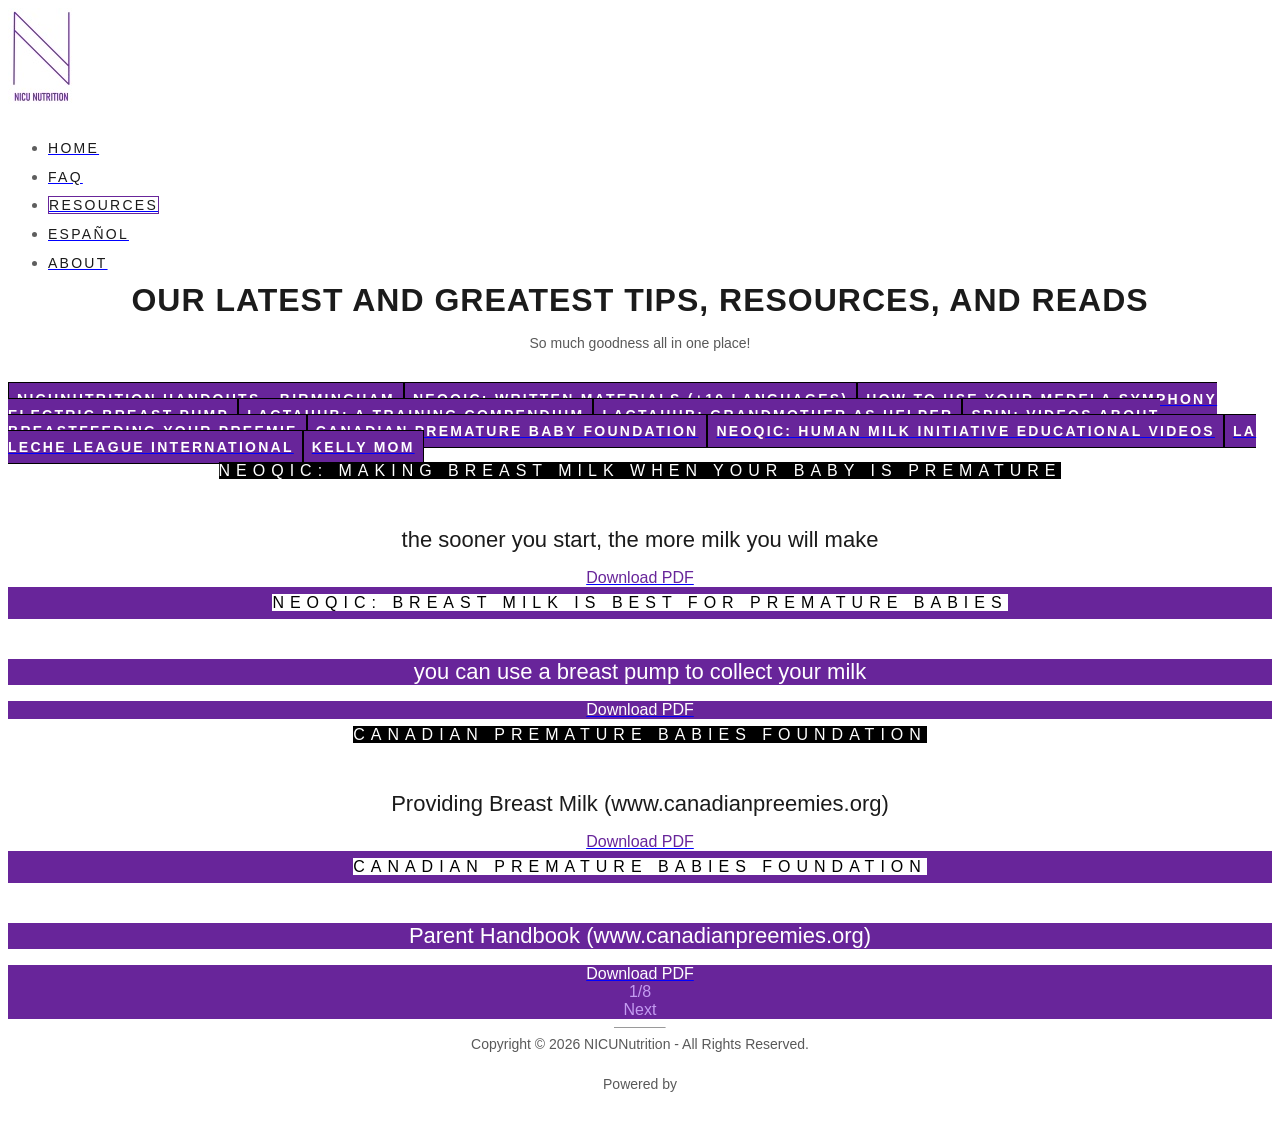
<file: _source/resourcesNN.html>
<html xmlns:v="urn:schemas-microsoft-com:vml"
xmlns:o="urn:schemas-microsoft-com:office:office"
xmlns:w="urn:schemas-microsoft-com:office:word"
xmlns:m="http://schemas.microsoft.com/office/2004/12/omml"
xmlns="http://www.w3.org/TR/REC-html40">

<head>
<meta http-equiv=Content-Type content="text/html; charset=utf-8">
<meta name=ProgId content=Word.Document>
<meta name=Generator content="Microsoft Word 15">
<meta name=Originator content="Microsoft Word 15">
<link rel=File-List href="resourcesNN.fld/filelist.xml">
<link rel=Edit-Time-Data href="resourcesNN.fld/editdata.mso">
<!--[if !mso]>
<style>
v\:* {behavior:url(#default#VML);}
o\:* {behavior:url(#default#VML);}
w\:* {behavior:url(#default#VML);}
.shape {behavior:url(#default#VML);}
</style>
<![endif]--><!--[if gte mso 9]><xml>
 <o:DocumentProperties>
  <o:Author>Ariel Salas</o:Author>
  <o:LastAuthor>Ariel Salas</o:LastAuthor>
  <o:Revision>2</o:Revision>
  <o:TotalTime>1</o:TotalTime>
  <o:Created>2026-09-09T22:39:00Z</o:Created>
  <o:LastSaved>2026-09-09T22:39:00Z</o:LastSaved>
  <o:Pages>1</o:Pages>
  <o:Words>422</o:Words>
  <o:Characters>2407</o:Characters>
  <o:Lines>20</o:Lines>
  <o:Paragraphs>5</o:Paragraphs>
  <o:CharactersWithSpaces>2824</o:CharactersWithSpaces>
  <o:Version>16.00</o:Version>
 </o:DocumentProperties>
 <o:OfficeDocumentSettings>
  <o:AllowPNG/>
 </o:OfficeDocumentSettings>
</xml><![endif]-->
<link rel=themeData href="resourcesNN.fld/themedata.thmx">
<link rel=colorSchemeMapping href="resourcesNN.fld/colorschememapping.xml">
<!--[if gte mso 9]><xml>
 <w:WordDocument>
  <w:SpellingState>Clean</w:SpellingState>
  <w:GrammarState>Clean</w:GrammarState>
  <w:TrackMoves>false</w:TrackMoves>
  <w:TrackFormatting/>
  <w:PunctuationKerning/>
  <w:ValidateAgainstSchemas/>
  <w:SaveIfXMLInvalid>false</w:SaveIfXMLInvalid>
  <w:IgnoreMixedContent>false</w:IgnoreMixedContent>
  <w:AlwaysShowPlaceholderText>false</w:AlwaysShowPlaceholderText>
  <w:DoNotPromoteQF/>
  <w:LidThemeOther>EN-US</w:LidThemeOther>
  <w:LidThemeAsian>X-NONE</w:LidThemeAsian>
  <w:LidThemeComplexScript>X-NONE</w:LidThemeComplexScript>
  <w:Compatibility>
   <w:BreakWrappedTables/>
   <w:SnapToGridInCell/>
   <w:WrapTextWithPunct/>
   <w:UseAsianBreakRules/>
   <w:DontGrowAutofit/>
   <w:SplitPgBreakAndParaMark/>
   <w:EnableOpenTypeKerning/>
   <w:DontFlipMirrorIndents/>
   <w:OverrideTableStyleHps/>
  </w:Compatibility>
  <m:mathPr>
   <m:mathFont m:val="Cambria Math"/>
   <m:brkBin m:val="before"/>
   <m:brkBinSub m:val="&#45;-"/>
   <m:smallFrac m:val="off"/>
   <m:dispDef/>
   <m:lMargin m:val="0"/>
   <m:rMargin m:val="0"/>
   <m:defJc m:val="centerGroup"/>
   <m:wrapIndent m:val="1440"/>
   <m:intLim m:val="subSup"/>
   <m:naryLim m:val="undOvr"/>
  </m:mathPr></w:WordDocument>
</xml><![endif]--><!--[if gte mso 9]><xml>
 <w:LatentStyles DefLockedState="false" DefUnhideWhenUsed="false"
  DefSemiHidden="false" DefQFormat="false" DefPriority="99"
  LatentStyleCount="376">
  <w:LsdException Locked="false" Priority="0" QFormat="true" Name="Normal"/>
  <w:LsdException Locked="false" Priority="9" QFormat="true" Name="heading 1"/>
  <w:LsdException Locked="false" Priority="9" SemiHidden="true"
   UnhideWhenUsed="true" QFormat="true" Name="heading 2"/>
  <w:LsdException Locked="false" Priority="9" SemiHidden="true"
   UnhideWhenUsed="true" QFormat="true" Name="heading 3"/>
  <w:LsdException Locked="false" Priority="9" SemiHidden="true"
   UnhideWhenUsed="true" QFormat="true" Name="heading 4"/>
  <w:LsdException Locked="false" Priority="9" SemiHidden="true"
   UnhideWhenUsed="true" QFormat="true" Name="heading 5"/>
  <w:LsdException Locked="false" Priority="9" SemiHidden="true"
   UnhideWhenUsed="true" QFormat="true" Name="heading 6"/>
  <w:LsdException Locked="false" Priority="9" SemiHidden="true"
   UnhideWhenUsed="true" QFormat="true" Name="heading 7"/>
  <w:LsdException Locked="false" Priority="9" SemiHidden="true"
   UnhideWhenUsed="true" QFormat="true" Name="heading 8"/>
  <w:LsdException Locked="false" Priority="9" SemiHidden="true"
   UnhideWhenUsed="true" QFormat="true" Name="heading 9"/>
  <w:LsdException Locked="false" SemiHidden="true" UnhideWhenUsed="true"
   Name="index 1"/>
  <w:LsdException Locked="false" SemiHidden="true" UnhideWhenUsed="true"
   Name="index 2"/>
  <w:LsdException Locked="false" SemiHidden="true" UnhideWhenUsed="true"
   Name="index 3"/>
  <w:LsdException Locked="false" SemiHidden="true" UnhideWhenUsed="true"
   Name="index 4"/>
  <w:LsdException Locked="false" SemiHidden="true" UnhideWhenUsed="true"
   Name="index 5"/>
  <w:LsdException Locked="false" SemiHidden="true" UnhideWhenUsed="true"
   Name="index 6"/>
  <w:LsdException Locked="false" SemiHidden="true" UnhideWhenUsed="true"
   Name="index 7"/>
  <w:LsdException Locked="false" SemiHidden="true" UnhideWhenUsed="true"
   Name="index 8"/>
  <w:LsdException Locked="false" SemiHidden="true" UnhideWhenUsed="true"
   Name="index 9"/>
  <w:LsdException Locked="false" Priority="39" SemiHidden="true"
   UnhideWhenUsed="true" Name="toc 1"/>
  <w:LsdException Locked="false" Priority="39" SemiHidden="true"
   UnhideWhenUsed="true" Name="toc 2"/>
  <w:LsdException Locked="false" Priority="39" SemiHidden="true"
   UnhideWhenUsed="true" Name="toc 3"/>
  <w:LsdException Locked="false" Priority="39" SemiHidden="true"
   UnhideWhenUsed="true" Name="toc 4"/>
  <w:LsdException Locked="false" Priority="39" SemiHidden="true"
   UnhideWhenUsed="true" Name="toc 5"/>
  <w:LsdException Locked="false" Priority="39" SemiHidden="true"
   UnhideWhenUsed="true" Name="toc 6"/>
  <w:LsdException Locked="false" Priority="39" SemiHidden="true"
   UnhideWhenUsed="true" Name="toc 7"/>
  <w:LsdException Locked="false" Priority="39" SemiHidden="true"
   UnhideWhenUsed="true" Name="toc 8"/>
  <w:LsdException Locked="false" Priority="39" SemiHidden="true"
   UnhideWhenUsed="true" Name="toc 9"/>
  <w:LsdException Locked="false" SemiHidden="true" UnhideWhenUsed="true"
   Name="Normal Indent"/>
  <w:LsdException Locked="false" SemiHidden="true" UnhideWhenUsed="true"
   Name="footnote text"/>
  <w:LsdException Locked="false" SemiHidden="true" UnhideWhenUsed="true"
   Name="annotation text"/>
  <w:LsdException Locked="false" SemiHidden="true" UnhideWhenUsed="true"
   Name="header"/>
  <w:LsdException Locked="false" SemiHidden="true" UnhideWhenUsed="true"
   Name="footer"/>
  <w:LsdException Locked="false" SemiHidden="true" UnhideWhenUsed="true"
   Name="index heading"/>
  <w:LsdException Locked="false" Priority="35" SemiHidden="true"
   UnhideWhenUsed="true" QFormat="true" Name="caption"/>
  <w:LsdException Locked="false" SemiHidden="true" UnhideWhenUsed="true"
   Name="table of figures"/>
  <w:LsdException Locked="false" SemiHidden="true" UnhideWhenUsed="true"
   Name="envelope address"/>
  <w:LsdException Locked="false" SemiHidden="true" UnhideWhenUsed="true"
   Name="envelope return"/>
  <w:LsdException Locked="false" SemiHidden="true" UnhideWhenUsed="true"
   Name="footnote reference"/>
  <w:LsdException Locked="false" SemiHidden="true" UnhideWhenUsed="true"
   Name="annotation reference"/>
  <w:LsdException Locked="false" SemiHidden="true" UnhideWhenUsed="true"
   Name="line number"/>
  <w:LsdException Locked="false" SemiHidden="true" UnhideWhenUsed="true"
   Name="page number"/>
  <w:LsdException Locked="false" SemiHidden="true" UnhideWhenUsed="true"
   Name="endnote reference"/>
  <w:LsdException Locked="false" SemiHidden="true" UnhideWhenUsed="true"
   Name="endnote text"/>
  <w:LsdException Locked="false" SemiHidden="true" UnhideWhenUsed="true"
   Name="table of authorities"/>
  <w:LsdException Locked="false" SemiHidden="true" UnhideWhenUsed="true"
   Name="macro"/>
  <w:LsdException Locked="false" SemiHidden="true" UnhideWhenUsed="true"
   Name="toa heading"/>
  <w:LsdException Locked="false" SemiHidden="true" UnhideWhenUsed="true"
   Name="List"/>
  <w:LsdException Locked="false" SemiHidden="true" UnhideWhenUsed="true"
   Name="List Bullet"/>
  <w:LsdException Locked="false" SemiHidden="true" UnhideWhenUsed="true"
   Name="List Number"/>
  <w:LsdException Locked="false" SemiHidden="true" UnhideWhenUsed="true"
   Name="List 2"/>
  <w:LsdException Locked="false" SemiHidden="true" UnhideWhenUsed="true"
   Name="List 3"/>
  <w:LsdException Locked="false" SemiHidden="true" UnhideWhenUsed="true"
   Name="List 4"/>
  <w:LsdException Locked="false" SemiHidden="true" UnhideWhenUsed="true"
   Name="List 5"/>
  <w:LsdException Locked="false" SemiHidden="true" UnhideWhenUsed="true"
   Name="List Bullet 2"/>
  <w:LsdException Locked="false" SemiHidden="true" UnhideWhenUsed="true"
   Name="List Bullet 3"/>
  <w:LsdException Locked="false" SemiHidden="true" UnhideWhenUsed="true"
   Name="List Bullet 4"/>
  <w:LsdException Locked="false" SemiHidden="true" UnhideWhenUsed="true"
   Name="List Bullet 5"/>
  <w:LsdException Locked="false" SemiHidden="true" UnhideWhenUsed="true"
   Name="List Number 2"/>
  <w:LsdException Locked="false" SemiHidden="true" UnhideWhenUsed="true"
   Name="List Number 3"/>
  <w:LsdException Locked="false" SemiHidden="true" UnhideWhenUsed="true"
   Name="List Number 4"/>
  <w:LsdException Locked="false" SemiHidden="true" UnhideWhenUsed="true"
   Name="List Number 5"/>
  <w:LsdException Locked="false" Priority="10" QFormat="true" Name="Title"/>
  <w:LsdException Locked="false" SemiHidden="true" UnhideWhenUsed="true"
   Name="Closing"/>
  <w:LsdException Locked="false" SemiHidden="true" UnhideWhenUsed="true"
   Name="Signature"/>
  <w:LsdException Locked="false" Priority="1" SemiHidden="true"
   UnhideWhenUsed="true" Name="Default Paragraph Font"/>
  <w:LsdException Locked="false" SemiHidden="true" UnhideWhenUsed="true"
   Name="Body Text"/>
  <w:LsdException Locked="false" SemiHidden="true" UnhideWhenUsed="true"
   Name="Body Text Indent"/>
  <w:LsdException Locked="false" SemiHidden="true" UnhideWhenUsed="true"
   Name="List Continue"/>
  <w:LsdException Locked="false" SemiHidden="true" UnhideWhenUsed="true"
   Name="List Continue 2"/>
  <w:LsdException Locked="false" SemiHidden="true" UnhideWhenUsed="true"
   Name="List Continue 3"/>
  <w:LsdException Locked="false" SemiHidden="true" UnhideWhenUsed="true"
   Name="List Continue 4"/>
  <w:LsdException Locked="false" SemiHidden="true" UnhideWhenUsed="true"
   Name="List Continue 5"/>
  <w:LsdException Locked="false" SemiHidden="true" UnhideWhenUsed="true"
   Name="Message Header"/>
  <w:LsdException Locked="false" Priority="11" QFormat="true" Name="Subtitle"/>
  <w:LsdException Locked="false" SemiHidden="true" UnhideWhenUsed="true"
   Name="Salutation"/>
  <w:LsdException Locked="false" SemiHidden="true" UnhideWhenUsed="true"
   Name="Date"/>
  <w:LsdException Locked="false" SemiHidden="true" UnhideWhenUsed="true"
   Name="Body Text First Indent"/>
  <w:LsdException Locked="false" SemiHidden="true" UnhideWhenUsed="true"
   Name="Body Text First Indent 2"/>
  <w:LsdException Locked="false" SemiHidden="true" UnhideWhenUsed="true"
   Name="Note Heading"/>
  <w:LsdException Locked="false" SemiHidden="true" UnhideWhenUsed="true"
   Name="Body Text 2"/>
  <w:LsdException Locked="false" SemiHidden="true" UnhideWhenUsed="true"
   Name="Body Text 3"/>
  <w:LsdException Locked="false" SemiHidden="true" UnhideWhenUsed="true"
   Name="Body Text Indent 2"/>
  <w:LsdException Locked="false" SemiHidden="true" UnhideWhenUsed="true"
   Name="Body Text Indent 3"/>
  <w:LsdException Locked="false" SemiHidden="true" UnhideWhenUsed="true"
   Name="Block Text"/>
  <w:LsdException Locked="false" SemiHidden="true" UnhideWhenUsed="true"
   Name="Hyperlink"/>
  <w:LsdException Locked="false" SemiHidden="true" UnhideWhenUsed="true"
   Name="FollowedHyperlink"/>
  <w:LsdException Locked="false" Priority="22" QFormat="true" Name="Strong"/>
  <w:LsdException Locked="false" Priority="20" QFormat="true" Name="Emphasis"/>
  <w:LsdException Locked="false" SemiHidden="true" UnhideWhenUsed="true"
   Name="Document Map"/>
  <w:LsdException Locked="false" SemiHidden="true" UnhideWhenUsed="true"
   Name="Plain Text"/>
  <w:LsdException Locked="false" SemiHidden="true" UnhideWhenUsed="true"
   Name="E-mail Signature"/>
  <w:LsdException Locked="false" SemiHidden="true" UnhideWhenUsed="true"
   Name="HTML Top of Form"/>
  <w:LsdException Locked="false" SemiHidden="true" UnhideWhenUsed="true"
   Name="HTML Bottom of Form"/>
  <w:LsdException Locked="false" SemiHidden="true" UnhideWhenUsed="true"
   Name="Normal (Web)"/>
  <w:LsdException Locked="false" SemiHidden="true" UnhideWhenUsed="true"
   Name="HTML Acronym"/>
  <w:LsdException Locked="false" SemiHidden="true" UnhideWhenUsed="true"
   Name="HTML Address"/>
  <w:LsdException Locked="false" SemiHidden="true" UnhideWhenUsed="true"
   Name="HTML Cite"/>
  <w:LsdException Locked="false" SemiHidden="true" UnhideWhenUsed="true"
   Name="HTML Code"/>
  <w:LsdException Locked="false" SemiHidden="true" UnhideWhenUsed="true"
   Name="HTML Definition"/>
  <w:LsdException Locked="false" SemiHidden="true" UnhideWhenUsed="true"
   Name="HTML Keyboard"/>
  <w:LsdException Locked="false" SemiHidden="true" UnhideWhenUsed="true"
   Name="HTML Preformatted"/>
  <w:LsdException Locked="false" SemiHidden="true" UnhideWhenUsed="true"
   Name="HTML Sample"/>
  <w:LsdException Locked="false" SemiHidden="true" UnhideWhenUsed="true"
   Name="HTML Typewriter"/>
  <w:LsdException Locked="false" SemiHidden="true" UnhideWhenUsed="true"
   Name="HTML Variable"/>
  <w:LsdException Locked="false" SemiHidden="true" UnhideWhenUsed="true"
   Name="Normal Table"/>
  <w:LsdException Locked="false" SemiHidden="true" UnhideWhenUsed="true"
   Name="annotation subject"/>
  <w:LsdException Locked="false" SemiHidden="true" UnhideWhenUsed="true"
   Name="No List"/>
  <w:LsdException Locked="false" SemiHidden="true" UnhideWhenUsed="true"
   Name="Outline List 1"/>
  <w:LsdException Locked="false" SemiHidden="true" UnhideWhenUsed="true"
   Name="Outline List 2"/>
  <w:LsdException Locked="false" SemiHidden="true" UnhideWhenUsed="true"
   Name="Outline List 3"/>
  <w:LsdException Locked="false" SemiHidden="true" UnhideWhenUsed="true"
   Name="Table Simple 1"/>
  <w:LsdException Locked="false" SemiHidden="true" UnhideWhenUsed="true"
   Name="Table Simple 2"/>
  <w:LsdException Locked="false" SemiHidden="true" UnhideWhenUsed="true"
   Name="Table Simple 3"/>
  <w:LsdException Locked="false" SemiHidden="true" UnhideWhenUsed="true"
   Name="Table Classic 1"/>
  <w:LsdException Locked="false" SemiHidden="true" UnhideWhenUsed="true"
   Name="Table Classic 2"/>
  <w:LsdException Locked="false" SemiHidden="true" UnhideWhenUsed="true"
   Name="Table Classic 3"/>
  <w:LsdException Locked="false" SemiHidden="true" UnhideWhenUsed="true"
   Name="Table Classic 4"/>
  <w:LsdException Locked="false" SemiHidden="true" UnhideWhenUsed="true"
   Name="Table Colorful 1"/>
  <w:LsdException Locked="false" SemiHidden="true" UnhideWhenUsed="true"
   Name="Table Colorful 2"/>
  <w:LsdException Locked="false" SemiHidden="true" UnhideWhenUsed="true"
   Name="Table Colorful 3"/>
  <w:LsdException Locked="false" SemiHidden="true" UnhideWhenUsed="true"
   Name="Table Columns 1"/>
  <w:LsdException Locked="false" SemiHidden="true" UnhideWhenUsed="true"
   Name="Table Columns 2"/>
  <w:LsdException Locked="false" SemiHidden="true" UnhideWhenUsed="true"
   Name="Table Columns 3"/>
  <w:LsdException Locked="false" SemiHidden="true" UnhideWhenUsed="true"
   Name="Table Columns 4"/>
  <w:LsdException Locked="false" SemiHidden="true" UnhideWhenUsed="true"
   Name="Table Columns 5"/>
  <w:LsdException Locked="false" SemiHidden="true" UnhideWhenUsed="true"
   Name="Table Grid 1"/>
  <w:LsdException Locked="false" SemiHidden="true" UnhideWhenUsed="true"
   Name="Table Grid 2"/>
  <w:LsdException Locked="false" SemiHidden="true" UnhideWhenUsed="true"
   Name="Table Grid 3"/>
  <w:LsdException Locked="false" SemiHidden="true" UnhideWhenUsed="true"
   Name="Table Grid 4"/>
  <w:LsdException Locked="false" SemiHidden="true" UnhideWhenUsed="true"
   Name="Table Grid 5"/>
  <w:LsdException Locked="false" SemiHidden="true" UnhideWhenUsed="true"
   Name="Table Grid 6"/>
  <w:LsdException Locked="false" SemiHidden="true" UnhideWhenUsed="true"
   Name="Table Grid 7"/>
  <w:LsdException Locked="false" SemiHidden="true" UnhideWhenUsed="true"
   Name="Table Grid 8"/>
  <w:LsdException Locked="false" SemiHidden="true" UnhideWhenUsed="true"
   Name="Table List 1"/>
  <w:LsdException Locked="false" SemiHidden="true" UnhideWhenUsed="true"
   Name="Table List 2"/>
  <w:LsdException Locked="false" SemiHidden="true" UnhideWhenUsed="true"
   Name="Table List 3"/>
  <w:LsdException Locked="false" SemiHidden="true" UnhideWhenUsed="true"
   Name="Table List 4"/>
  <w:LsdException Locked="false" SemiHidden="true" UnhideWhenUsed="true"
   Name="Table List 5"/>
  <w:LsdException Locked="false" SemiHidden="true" UnhideWhenUsed="true"
   Name="Table List 6"/>
  <w:LsdException Locked="false" SemiHidden="true" UnhideWhenUsed="true"
   Name="Table List 7"/>
  <w:LsdException Locked="false" SemiHidden="true" UnhideWhenUsed="true"
   Name="Table List 8"/>
  <w:LsdException Locked="false" SemiHidden="true" UnhideWhenUsed="true"
   Name="Table 3D effects 1"/>
  <w:LsdException Locked="false" SemiHidden="true" UnhideWhenUsed="true"
   Name="Table 3D effects 2"/>
  <w:LsdException Locked="false" SemiHidden="true" UnhideWhenUsed="true"
   Name="Table 3D effects 3"/>
  <w:LsdException Locked="false" SemiHidden="true" UnhideWhenUsed="true"
   Name="Table Contemporary"/>
  <w:LsdException Locked="false" SemiHidden="true" UnhideWhenUsed="true"
   Name="Table Elegant"/>
  <w:LsdException Locked="false" SemiHidden="true" UnhideWhenUsed="true"
   Name="Table Professional"/>
  <w:LsdException Locked="false" SemiHidden="true" UnhideWhenUsed="true"
   Name="Table Subtle 1"/>
  <w:LsdException Locked="false" SemiHidden="true" UnhideWhenUsed="true"
   Name="Table Subtle 2"/>
  <w:LsdException Locked="false" SemiHidden="true" UnhideWhenUsed="true"
   Name="Table Web 1"/>
  <w:LsdException Locked="false" SemiHidden="true" UnhideWhenUsed="true"
   Name="Table Web 2"/>
  <w:LsdException Locked="false" SemiHidden="true" UnhideWhenUsed="true"
   Name="Table Web 3"/>
  <w:LsdException Locked="false" SemiHidden="true" UnhideWhenUsed="true"
   Name="Balloon Text"/>
  <w:LsdException Locked="false" Priority="39" Name="Table Grid"/>
  <w:LsdException Locked="false" SemiHidden="true" UnhideWhenUsed="true"
   Name="Table Theme"/>
  <w:LsdException Locked="false" SemiHidden="true" Name="Placeholder Text"/>
  <w:LsdException Locked="false" Priority="1" QFormat="true" Name="No Spacing"/>
  <w:LsdException Locked="false" Priority="60" Name="Light Shading"/>
  <w:LsdException Locked="false" Priority="61" Name="Light List"/>
  <w:LsdException Locked="false" Priority="62" Name="Light Grid"/>
  <w:LsdException Locked="false" Priority="63" Name="Medium Shading 1"/>
  <w:LsdException Locked="false" Priority="64" Name="Medium Shading 2"/>
  <w:LsdException Locked="false" Priority="65" Name="Medium List 1"/>
  <w:LsdException Locked="false" Priority="66" Name="Medium List 2"/>
  <w:LsdException Locked="false" Priority="67" Name="Medium Grid 1"/>
  <w:LsdException Locked="false" Priority="68" Name="Medium Grid 2"/>
  <w:LsdException Locked="false" Priority="69" Name="Medium Grid 3"/>
  <w:LsdException Locked="false" Priority="70" Name="Dark List"/>
  <w:LsdException Locked="false" Priority="71" Name="Colorful Shading"/>
  <w:LsdException Locked="false" Priority="72" Name="Colorful List"/>
  <w:LsdException Locked="false" Priority="73" Name="Colorful Grid"/>
  <w:LsdException Locked="false" Priority="60" Name="Light Shading Accent 1"/>
  <w:LsdException Locked="false" Priority="61" Name="Light List Accent 1"/>
  <w:LsdException Locked="false" Priority="62" Name="Light Grid Accent 1"/>
  <w:LsdException Locked="false" Priority="63" Name="Medium Shading 1 Accent 1"/>
  <w:LsdException Locked="false" Priority="64" Name="Medium Shading 2 Accent 1"/>
  <w:LsdException Locked="false" Priority="65" Name="Medium List 1 Accent 1"/>
  <w:LsdException Locked="false" SemiHidden="true" Name="Revision"/>
  <w:LsdException Locked="false" Priority="34" QFormat="true"
   Name="List Paragraph"/>
  <w:LsdException Locked="false" Priority="29" QFormat="true" Name="Quote"/>
  <w:LsdException Locked="false" Priority="30" QFormat="true"
   Name="Intense Quote"/>
  <w:LsdException Locked="false" Priority="66" Name="Medium List 2 Accent 1"/>
  <w:LsdException Locked="false" Priority="67" Name="Medium Grid 1 Accent 1"/>
  <w:LsdException Locked="false" Priority="68" Name="Medium Grid 2 Accent 1"/>
  <w:LsdException Locked="false" Priority="69" Name="Medium Grid 3 Accent 1"/>
  <w:LsdException Locked="false" Priority="70" Name="Dark List Accent 1"/>
  <w:LsdException Locked="false" Priority="71" Name="Colorful Shading Accent 1"/>
  <w:LsdException Locked="false" Priority="72" Name="Colorful List Accent 1"/>
  <w:LsdException Locked="false" Priority="73" Name="Colorful Grid Accent 1"/>
  <w:LsdException Locked="false" Priority="60" Name="Light Shading Accent 2"/>
  <w:LsdException Locked="false" Priority="61" Name="Light List Accent 2"/>
  <w:LsdException Locked="false" Priority="62" Name="Light Grid Accent 2"/>
  <w:LsdException Locked="false" Priority="63" Name="Medium Shading 1 Accent 2"/>
  <w:LsdException Locked="false" Priority="64" Name="Medium Shading 2 Accent 2"/>
  <w:LsdException Locked="false" Priority="65" Name="Medium List 1 Accent 2"/>
  <w:LsdException Locked="false" Priority="66" Name="Medium List 2 Accent 2"/>
  <w:LsdException Locked="false" Priority="67" Name="Medium Grid 1 Accent 2"/>
  <w:LsdException Locked="false" Priority="68" Name="Medium Grid 2 Accent 2"/>
  <w:LsdException Locked="false" Priority="69" Name="Medium Grid 3 Accent 2"/>
  <w:LsdException Locked="false" Priority="70" Name="Dark List Accent 2"/>
  <w:LsdException Locked="false" Priority="71" Name="Colorful Shading Accent 2"/>
  <w:LsdException Locked="false" Priority="72" Name="Colorful List Accent 2"/>
  <w:LsdException Locked="false" Priority="73" Name="Colorful Grid Accent 2"/>
  <w:LsdException Locked="false" Priority="60" Name="Light Shading Accent 3"/>
  <w:LsdException Locked="false" Priority="61" Name="Light List Accent 3"/>
  <w:LsdException Locked="false" Priority="62" Name="Light Grid Accent 3"/>
  <w:LsdException Locked="false" Priority="63" Name="Medium Shading 1 Accent 3"/>
  <w:LsdException Locked="false" Priority="64" Name="Medium Shading 2 Accent 3"/>
  <w:LsdException Locked="false" Priority="65" Name="Medium List 1 Accent 3"/>
  <w:LsdException Locked="false" Priority="66" Name="Medium List 2 Accent 3"/>
  <w:LsdException Locked="false" Priority="67" Name="Medium Grid 1 Accent 3"/>
  <w:LsdException Locked="false" Priority="68" Name="Medium Grid 2 Accent 3"/>
  <w:LsdException Locked="false" Priority="69" Name="Medium Grid 3 Accent 3"/>
  <w:LsdException Locked="false" Priority="70" Name="Dark List Accent 3"/>
  <w:LsdException Locked="false" Priority="71" Name="Colorful Shading Accent 3"/>
  <w:LsdException Locked="false" Priority="72" Name="Colorful List Accent 3"/>
  <w:LsdException Locked="false" Priority="73" Name="Colorful Grid Accent 3"/>
  <w:LsdException Locked="false" Priority="60" Name="Light Shading Accent 4"/>
  <w:LsdException Locked="false" Priority="61" Name="Light List Accent 4"/>
  <w:LsdException Locked="false" Priority="62" Name="Light Grid Accent 4"/>
  <w:LsdException Locked="false" Priority="63" Name="Medium Shading 1 Accent 4"/>
  <w:LsdException Locked="false" Priority="64" Name="Medium Shading 2 Accent 4"/>
  <w:LsdException Locked="false" Priority="65" Name="Medium List 1 Accent 4"/>
  <w:LsdException Locked="false" Priority="66" Name="Medium List 2 Accent 4"/>
  <w:LsdException Locked="false" Priority="67" Name="Medium Grid 1 Accent 4"/>
  <w:LsdException Locked="false" Priority="68" Name="Medium Grid 2 Accent 4"/>
  <w:LsdException Locked="false" Priority="69" Name="Medium Grid 3 Accent 4"/>
  <w:LsdException Locked="false" Priority="70" Name="Dark List Accent 4"/>
  <w:LsdException Locked="false" Priority="71" Name="Colorful Shading Accent 4"/>
  <w:LsdException Locked="false" Priority="72" Name="Colorful List Accent 4"/>
  <w:LsdException Locked="false" Priority="73" Name="Colorful Grid Accent 4"/>
  <w:LsdException Locked="false" Priority="60" Name="Light Shading Accent 5"/>
  <w:LsdException Locked="false" Priority="61" Name="Light List Accent 5"/>
  <w:LsdException Locked="false" Priority="62" Name="Light Grid Accent 5"/>
  <w:LsdException Locked="false" Priority="63" Name="Medium Shading 1 Accent 5"/>
  <w:LsdException Locked="false" Priority="64" Name="Medium Shading 2 Accent 5"/>
  <w:LsdException Locked="false" Priority="65" Name="Medium List 1 Accent 5"/>
  <w:LsdException Locked="false" Priority="66" Name="Medium List 2 Accent 5"/>
  <w:LsdException Locked="false" Priority="67" Name="Medium Grid 1 Accent 5"/>
  <w:LsdException Locked="false" Priority="68" Name="Medium Grid 2 Accent 5"/>
  <w:LsdException Locked="false" Priority="69" Name="Medium Grid 3 Accent 5"/>
  <w:LsdException Locked="false" Priority="70" Name="Dark List Accent 5"/>
  <w:LsdException Locked="false" Priority="71" Name="Colorful Shading Accent 5"/>
  <w:LsdException Locked="false" Priority="72" Name="Colorful List Accent 5"/>
  <w:LsdException Locked="false" Priority="73" Name="Colorful Grid Accent 5"/>
  <w:LsdException Locked="false" Priority="60" Name="Light Shading Accent 6"/>
  <w:LsdException Locked="false" Priority="61" Name="Light List Accent 6"/>
  <w:LsdException Locked="false" Priority="62" Name="Light Grid Accent 6"/>
  <w:LsdException Locked="false" Priority="63" Name="Medium Shading 1 Accent 6"/>
  <w:LsdException Locked="false" Priority="64" Name="Medium Shading 2 Accent 6"/>
  <w:LsdException Locked="false" Priority="65" Name="Medium List 1 Accent 6"/>
  <w:LsdException Locked="false" Priority="66" Name="Medium List 2 Accent 6"/>
  <w:LsdException Locked="false" Priority="67" Name="Medium Grid 1 Accent 6"/>
  <w:LsdException Locked="false" Priority="68" Name="Medium Grid 2 Accent 6"/>
  <w:LsdException Locked="false" Priority="69" Name="Medium Grid 3 Accent 6"/>
  <w:LsdException Locked="false" Priority="70" Name="Dark List Accent 6"/>
  <w:LsdException Locked="false" Priority="71" Name="Colorful Shading Accent 6"/>
  <w:LsdException Locked="false" Priority="72" Name="Colorful List Accent 6"/>
  <w:LsdException Locked="false" Priority="73" Name="Colorful Grid Accent 6"/>
  <w:LsdException Locked="false" Priority="19" QFormat="true"
   Name="Subtle Emphasis"/>
  <w:LsdException Locked="false" Priority="21" QFormat="true"
   Name="Intense Emphasis"/>
  <w:LsdException Locked="false" Priority="31" QFormat="true"
   Name="Subtle Reference"/>
  <w:LsdException Locked="false" Priority="32" QFormat="true"
   Name="Intense Reference"/>
  <w:LsdException Locked="false" Priority="33" QFormat="true" Name="Book Title"/>
  <w:LsdException Locked="false" Priority="37" SemiHidden="true"
   UnhideWhenUsed="true" Name="Bibliography"/>
  <w:LsdException Locked="false" Priority="39" SemiHidden="true"
   UnhideWhenUsed="true" QFormat="true" Name="TOC Heading"/>
  <w:LsdException Locked="false" Priority="41" Name="Plain Table 1"/>
  <w:LsdException Locked="false" Priority="42" Name="Plain Table 2"/>
  <w:LsdException Locked="false" Priority="43" Name="Plain Table 3"/>
  <w:LsdException Locked="false" Priority="44" Name="Plain Table 4"/>
  <w:LsdException Locked="false" Priority="45" Name="Plain Table 5"/>
  <w:LsdException Locked="false" Priority="40" Name="Grid Table Light"/>
  <w:LsdException Locked="false" Priority="46" Name="Grid Table 1 Light"/>
  <w:LsdException Locked="false" Priority="47" Name="Grid Table 2"/>
  <w:LsdException Locked="false" Priority="48" Name="Grid Table 3"/>
  <w:LsdException Locked="false" Priority="49" Name="Grid Table 4"/>
  <w:LsdException Locked="false" Priority="50" Name="Grid Table 5 Dark"/>
  <w:LsdException Locked="false" Priority="51" Name="Grid Table 6 Colorful"/>
  <w:LsdException Locked="false" Priority="52" Name="Grid Table 7 Colorful"/>
  <w:LsdException Locked="false" Priority="46"
   Name="Grid Table 1 Light Accent 1"/>
  <w:LsdException Locked="false" Priority="47" Name="Grid Table 2 Accent 1"/>
  <w:LsdException Locked="false" Priority="48" Name="Grid Table 3 Accent 1"/>
  <w:LsdException Locked="false" Priority="49" Name="Grid Table 4 Accent 1"/>
  <w:LsdException Locked="false" Priority="50" Name="Grid Table 5 Dark Accent 1"/>
  <w:LsdException Locked="false" Priority="51"
   Name="Grid Table 6 Colorful Accent 1"/>
  <w:LsdException Locked="false" Priority="52"
   Name="Grid Table 7 Colorful Accent 1"/>
  <w:LsdException Locked="false" Priority="46"
   Name="Grid Table 1 Light Accent 2"/>
  <w:LsdException Locked="false" Priority="47" Name="Grid Table 2 Accent 2"/>
  <w:LsdException Locked="false" Priority="48" Name="Grid Table 3 Accent 2"/>
  <w:LsdException Locked="false" Priority="49" Name="Grid Table 4 Accent 2"/>
  <w:LsdException Locked="false" Priority="50" Name="Grid Table 5 Dark Accent 2"/>
  <w:LsdException Locked="false" Priority="51"
   Name="Grid Table 6 Colorful Accent 2"/>
  <w:LsdException Locked="false" Priority="52"
   Name="Grid Table 7 Colorful Accent 2"/>
  <w:LsdException Locked="false" Priority="46"
   Name="Grid Table 1 Light Accent 3"/>
  <w:LsdException Locked="false" Priority="47" Name="Grid Table 2 Accent 3"/>
  <w:LsdException Locked="false" Priority="48" Name="Grid Table 3 Accent 3"/>
  <w:LsdException Locked="false" Priority="49" Name="Grid Table 4 Accent 3"/>
  <w:LsdException Locked="false" Priority="50" Name="Grid Table 5 Dark Accent 3"/>
  <w:LsdException Locked="false" Priority="51"
   Name="Grid Table 6 Colorful Accent 3"/>
  <w:LsdException Locked="false" Priority="52"
   Name="Grid Table 7 Colorful Accent 3"/>
  <w:LsdException Locked="false" Priority="46"
   Name="Grid Table 1 Light Accent 4"/>
  <w:LsdException Locked="false" Priority="47" Name="Grid Table 2 Accent 4"/>
  <w:LsdException Locked="false" Priority="48" Name="Grid Table 3 Accent 4"/>
  <w:LsdException Locked="false" Priority="49" Name="Grid Table 4 Accent 4"/>
  <w:LsdException Locked="false" Priority="50" Name="Grid Table 5 Dark Accent 4"/>
  <w:LsdException Locked="false" Priority="51"
   Name="Grid Table 6 Colorful Accent 4"/>
  <w:LsdException Locked="false" Priority="52"
   Name="Grid Table 7 Colorful Accent 4"/>
  <w:LsdException Locked="false" Priority="46"
   Name="Grid Table 1 Light Accent 5"/>
  <w:LsdException Locked="false" Priority="47" Name="Grid Table 2 Accent 5"/>
  <w:LsdException Locked="false" Priority="48" Name="Grid Table 3 Accent 5"/>
  <w:LsdException Locked="false" Priority="49" Name="Grid Table 4 Accent 5"/>
  <w:LsdException Locked="false" Priority="50" Name="Grid Table 5 Dark Accent 5"/>
  <w:LsdException Locked="false" Priority="51"
   Name="Grid Table 6 Colorful Accent 5"/>
  <w:LsdException Locked="false" Priority="52"
   Name="Grid Table 7 Colorful Accent 5"/>
  <w:LsdException Locked="false" Priority="46"
   Name="Grid Table 1 Light Accent 6"/>
  <w:LsdException Locked="false" Priority="47" Name="Grid Table 2 Accent 6"/>
  <w:LsdException Locked="false" Priority="48" Name="Grid Table 3 Accent 6"/>
  <w:LsdException Locked="false" Priority="49" Name="Grid Table 4 Accent 6"/>
  <w:LsdException Locked="false" Priority="50" Name="Grid Table 5 Dark Accent 6"/>
  <w:LsdException Locked="false" Priority="51"
   Name="Grid Table 6 Colorful Accent 6"/>
  <w:LsdException Locked="false" Priority="52"
   Name="Grid Table 7 Colorful Accent 6"/>
  <w:LsdException Locked="false" Priority="46" Name="List Table 1 Light"/>
  <w:LsdException Locked="false" Priority="47" Name="List Table 2"/>
  <w:LsdException Locked="false" Priority="48" Name="List Table 3"/>
  <w:LsdException Locked="false" Priority="49" Name="List Table 4"/>
  <w:LsdException Locked="false" Priority="50" Name="List Table 5 Dark"/>
  <w:LsdException Locked="false" Priority="51" Name="List Table 6 Colorful"/>
  <w:LsdException Locked="false" Priority="52" Name="List Table 7 Colorful"/>
  <w:LsdException Locked="false" Priority="46"
   Name="List Table 1 Light Accent 1"/>
  <w:LsdException Locked="false" Priority="47" Name="List Table 2 Accent 1"/>
  <w:LsdException Locked="false" Priority="48" Name="List Table 3 Accent 1"/>
  <w:LsdException Locked="false" Priority="49" Name="List Table 4 Accent 1"/>
  <w:LsdException Locked="false" Priority="50" Name="List Table 5 Dark Accent 1"/>
  <w:LsdException Locked="false" Priority="51"
   Name="List Table 6 Colorful Accent 1"/>
  <w:LsdException Locked="false" Priority="52"
   Name="List Table 7 Colorful Accent 1"/>
  <w:LsdException Locked="false" Priority="46"
   Name="List Table 1 Light Accent 2"/>
  <w:LsdException Locked="false" Priority="47" Name="List Table 2 Accent 2"/>
  <w:LsdException Locked="false" Priority="48" Name="List Table 3 Accent 2"/>
  <w:LsdException Locked="false" Priority="49" Name="List Table 4 Accent 2"/>
  <w:LsdException Locked="false" Priority="50" Name="List Table 5 Dark Accent 2"/>
  <w:LsdException Locked="false" Priority="51"
   Name="List Table 6 Colorful Accent 2"/>
  <w:LsdException Locked="false" Priority="52"
   Name="List Table 7 Colorful Accent 2"/>
  <w:LsdException Locked="false" Priority="46"
   Name="List Table 1 Light Accent 3"/>
  <w:LsdException Locked="false" Priority="47" Name="List Table 2 Accent 3"/>
  <w:LsdException Locked="false" Priority="48" Name="List Table 3 Accent 3"/>
  <w:LsdException Locked="false" Priority="49" Name="List Table 4 Accent 3"/>
  <w:LsdException Locked="false" Priority="50" Name="List Table 5 Dark Accent 3"/>
  <w:LsdException Locked="false" Priority="51"
   Name="List Table 6 Colorful Accent 3"/>
  <w:LsdException Locked="false" Priority="52"
   Name="List Table 7 Colorful Accent 3"/>
  <w:LsdException Locked="false" Priority="46"
   Name="List Table 1 Light Accent 4"/>
  <w:LsdException Locked="false" Priority="47" Name="List Table 2 Accent 4"/>
  <w:LsdException Locked="false" Priority="48" Name="List Table 3 Accent 4"/>
  <w:LsdException Locked="false" Priority="49" Name="List Table 4 Accent 4"/>
  <w:LsdException Locked="false" Priority="50" Name="List Table 5 Dark Accent 4"/>
  <w:LsdException Locked="false" Priority="51"
   Name="List Table 6 Colorful Accent 4"/>
  <w:LsdException Locked="false" Priority="52"
   Name="List Table 7 Colorful Accent 4"/>
  <w:LsdException Locked="false" Priority="46"
   Name="List Table 1 Light Accent 5"/>
  <w:LsdException Locked="false" Priority="47" Name="List Table 2 Accent 5"/>
  <w:LsdException Locked="false" Priority="48" Name="List Table 3 Accent 5"/>
  <w:LsdException Locked="false" Priority="49" Name="List Table 4 Accent 5"/>
  <w:LsdException Locked="false" Priority="50" Name="List Table 5 Dark Accent 5"/>
  <w:LsdException Locked="false" Priority="51"
   Name="List Table 6 Colorful Accent 5"/>
  <w:LsdException Locked="false" Priority="52"
   Name="List Table 7 Colorful Accent 5"/>
  <w:LsdException Locked="false" Priority="46"
   Name="List Table 1 Light Accent 6"/>
  <w:LsdException Locked="false" Priority="47" Name="List Table 2 Accent 6"/>
  <w:LsdException Locked="false" Priority="48" Name="List Table 3 Accent 6"/>
  <w:LsdException Locked="false" Priority="49" Name="List Table 4 Accent 6"/>
  <w:LsdException Locked="false" Priority="50" Name="List Table 5 Dark Accent 6"/>
  <w:LsdException Locked="false" Priority="51"
   Name="List Table 6 Colorful Accent 6"/>
  <w:LsdException Locked="false" Priority="52"
   Name="List Table 7 Colorful Accent 6"/>
  <w:LsdException Locked="false" SemiHidden="true" UnhideWhenUsed="true"
   Name="Mention"/>
  <w:LsdException Locked="false" SemiHidden="true" UnhideWhenUsed="true"
   Name="Smart Hyperlink"/>
  <w:LsdException Locked="false" SemiHidden="true" UnhideWhenUsed="true"
   Name="Hashtag"/>
  <w:LsdException Locked="false" SemiHidden="true" UnhideWhenUsed="true"
   Name="Unresolved Mention"/>
  <w:LsdException Locked="false" SemiHidden="true" UnhideWhenUsed="true"
   Name="Smart Link"/>
 </w:LatentStyles>
</xml><![endif]-->
<style>
<!--
 /* Font Definitions */
 @font-face
	{font-family:Wingdings;
	panose-1:5 0 0 0 0 0 0 0 0 0;
	mso-font-charset:77;
	mso-generic-font-family:decorative;
	mso-font-pitch:variable;
	mso-font-signature:3 0 0 0 -2147483647 0;}
@font-face
	{font-family:"Cambria Math";
	panose-1:2 4 5 3 5 4 6 3 2 4;
	mso-font-charset:0;
	mso-generic-font-family:roman;
	mso-font-pitch:variable;
	mso-font-signature:-536870145 1107305727 0 0 415 0;}
@font-face
	{font-family:Aptos;
	panose-1:2 11 0 4 2 2 2 2 2 4;
	mso-font-charset:0;
	mso-generic-font-family:swiss;
	mso-font-pitch:variable;
	mso-font-signature:536871559 3 0 0 415 0;}
@font-face
	{font-family:Lato;
	panose-1:2 15 5 2 2 2 4 3 2 3;
	mso-font-charset:0;
	mso-generic-font-family:swiss;
	mso-font-pitch:variable;
	mso-font-signature:-520092929 1342237951 33 0 415 0;}
 /* Style Definitions */
 p.MsoNormal, li.MsoNormal, div.MsoNormal
	{mso-style-unhide:no;
	mso-style-qformat:yes;
	mso-style-parent:"";
	margin-top:0in;
	margin-right:0in;
	margin-bottom:8.0pt;
	margin-left:0in;
	line-height:115%;
	mso-pagination:widow-orphan;
	font-size:12.0pt;
	font-family:"Aptos",sans-serif;
	mso-ascii-font-family:Aptos;
	mso-ascii-theme-font:minor-latin;
	mso-fareast-font-family:Aptos;
	mso-fareast-theme-font:minor-latin;
	mso-hansi-font-family:Aptos;
	mso-hansi-theme-font:minor-latin;
	mso-bidi-font-family:"Times New Roman";
	mso-bidi-theme-font:minor-bidi;
	mso-font-kerning:1.0pt;
	mso-ligatures:standardcontextual;}
h1
	{mso-style-priority:9;
	mso-style-unhide:no;
	mso-style-qformat:yes;
	mso-style-link:"Heading 1 Char";
	mso-style-next:Normal;
	margin-top:.25in;
	margin-right:0in;
	margin-bottom:4.0pt;
	margin-left:0in;
	line-height:115%;
	mso-pagination:widow-orphan lines-together;
	page-break-after:avoid;
	mso-outline-level:1;
	font-size:20.0pt;
	font-family:"Aptos Display",sans-serif;
	mso-ascii-font-family:"Aptos Display";
	mso-ascii-theme-font:major-latin;
	mso-fareast-font-family:"Times New Roman";
	mso-fareast-theme-font:major-fareast;
	mso-hansi-font-family:"Aptos Display";
	mso-hansi-theme-font:major-latin;
	mso-bidi-font-family:"Times New Roman";
	mso-bidi-theme-font:major-bidi;
	color:#0F4761;
	mso-themecolor:accent1;
	mso-themeshade:191;
	mso-font-kerning:1.0pt;
	mso-ligatures:standardcontextual;
	font-weight:normal;}
h2
	{mso-style-priority:9;
	mso-style-qformat:yes;
	mso-style-link:"Heading 2 Char";
	mso-style-next:Normal;
	margin-top:8.0pt;
	margin-right:0in;
	margin-bottom:4.0pt;
	margin-left:0in;
	line-height:115%;
	mso-pagination:widow-orphan lines-together;
	page-break-after:avoid;
	mso-outline-level:2;
	font-size:16.0pt;
	font-family:"Aptos Display",sans-serif;
	mso-ascii-font-family:"Aptos Display";
	mso-ascii-theme-font:major-latin;
	mso-fareast-font-family:"Times New Roman";
	mso-fareast-theme-font:major-fareast;
	mso-hansi-font-family:"Aptos Display";
	mso-hansi-theme-font:major-latin;
	mso-bidi-font-family:"Times New Roman";
	mso-bidi-theme-font:major-bidi;
	color:#0F4761;
	mso-themecolor:accent1;
	mso-themeshade:191;
	mso-font-kerning:1.0pt;
	mso-ligatures:standardcontextual;
	font-weight:normal;}
h3
	{mso-style-noshow:yes;
	mso-style-priority:9;
	mso-style-qformat:yes;
	mso-style-link:"Heading 3 Char";
	mso-style-next:Normal;
	margin-top:8.0pt;
	margin-right:0in;
	margin-bottom:4.0pt;
	margin-left:0in;
	line-height:115%;
	mso-pagination:widow-orphan lines-together;
	page-break-after:avoid;
	mso-outline-level:3;
	font-size:14.0pt;
	font-family:"Aptos",sans-serif;
	mso-ascii-font-family:Aptos;
	mso-ascii-theme-font:minor-latin;
	mso-fareast-font-family:"Times New Roman";
	mso-fareast-theme-font:major-fareast;
	mso-hansi-font-family:Aptos;
	mso-hansi-theme-font:minor-latin;
	mso-bidi-font-family:"Times New Roman";
	mso-bidi-theme-font:major-bidi;
	color:#0F4761;
	mso-themecolor:accent1;
	mso-themeshade:191;
	mso-font-kerning:1.0pt;
	mso-ligatures:standardcontextual;
	font-weight:normal;}
h4
	{mso-style-noshow:yes;
	mso-style-priority:9;
	mso-style-qformat:yes;
	mso-style-link:"Heading 4 Char";
	mso-style-next:Normal;
	margin-top:4.0pt;
	margin-right:0in;
	margin-bottom:2.0pt;
	margin-left:0in;
	line-height:115%;
	mso-pagination:widow-orphan lines-together;
	page-break-after:avoid;
	mso-outline-level:4;
	font-size:12.0pt;
	font-family:"Aptos",sans-serif;
	mso-ascii-font-family:Aptos;
	mso-ascii-theme-font:minor-latin;
	mso-fareast-font-family:"Times New Roman";
	mso-fareast-theme-font:major-fareast;
	mso-hansi-font-family:Aptos;
	mso-hansi-theme-font:minor-latin;
	mso-bidi-font-family:"Times New Roman";
	mso-bidi-theme-font:major-bidi;
	color:#0F4761;
	mso-themecolor:accent1;
	mso-themeshade:191;
	mso-font-kerning:1.0pt;
	mso-ligatures:standardcontextual;
	font-weight:normal;
	font-style:italic;}
h5
	{mso-style-noshow:yes;
	mso-style-priority:9;
	mso-style-qformat:yes;
	mso-style-link:"Heading 5 Char";
	mso-style-next:Normal;
	margin-top:4.0pt;
	margin-right:0in;
	margin-bottom:2.0pt;
	margin-left:0in;
	line-height:115%;
	mso-pagination:widow-orphan lines-together;
	page-break-after:avoid;
	mso-outline-level:5;
	font-size:12.0pt;
	font-family:"Aptos",sans-serif;
	mso-ascii-font-family:Aptos;
	mso-ascii-theme-font:minor-latin;
	mso-fareast-font-family:"Times New Roman";
	mso-fareast-theme-font:major-fareast;
	mso-hansi-font-family:Aptos;
	mso-hansi-theme-font:minor-latin;
	mso-bidi-font-family:"Times New Roman";
	mso-bidi-theme-font:major-bidi;
	color:#0F4761;
	mso-themecolor:accent1;
	mso-themeshade:191;
	mso-font-kerning:1.0pt;
	mso-ligatures:standardcontextual;
	font-weight:normal;}
h6
	{mso-style-priority:9;
	mso-style-qformat:yes;
	mso-style-link:"Heading 6 Char";
	mso-style-next:Normal;
	margin-top:2.0pt;
	margin-right:0in;
	margin-bottom:0in;
	margin-left:0in;
	line-height:115%;
	mso-pagination:widow-orphan lines-together;
	page-break-after:avoid;
	mso-outline-level:6;
	font-size:12.0pt;
	font-family:"Aptos",sans-serif;
	mso-ascii-font-family:Aptos;
	mso-ascii-theme-font:minor-latin;
	mso-fareast-font-family:"Times New Roman";
	mso-fareast-theme-font:major-fareast;
	mso-hansi-font-family:Aptos;
	mso-hansi-theme-font:minor-latin;
	mso-bidi-font-family:"Times New Roman";
	mso-bidi-theme-font:major-bidi;
	color:#595959;
	mso-themecolor:text1;
	mso-themetint:166;
	mso-font-kerning:1.0pt;
	mso-ligatures:standardcontextual;
	font-weight:normal;
	font-style:italic;}
p.MsoHeading7, li.MsoHeading7, div.MsoHeading7
	{mso-style-noshow:yes;
	mso-style-priority:9;
	mso-style-qformat:yes;
	mso-style-link:"Heading 7 Char";
	mso-style-next:Normal;
	margin-top:2.0pt;
	margin-right:0in;
	margin-bottom:0in;
	margin-left:0in;
	line-height:115%;
	mso-pagination:widow-orphan lines-together;
	page-break-after:avoid;
	mso-outline-level:7;
	font-size:12.0pt;
	font-family:"Aptos",sans-serif;
	mso-ascii-font-family:Aptos;
	mso-ascii-theme-font:minor-latin;
	mso-fareast-font-family:"Times New Roman";
	mso-fareast-theme-font:major-fareast;
	mso-hansi-font-family:Aptos;
	mso-hansi-theme-font:minor-latin;
	mso-bidi-font-family:"Times New Roman";
	mso-bidi-theme-font:major-bidi;
	color:#595959;
	mso-themecolor:text1;
	mso-themetint:166;
	mso-font-kerning:1.0pt;
	mso-ligatures:standardcontextual;}
p.MsoHeading8, li.MsoHeading8, div.MsoHeading8
	{mso-style-noshow:yes;
	mso-style-priority:9;
	mso-style-qformat:yes;
	mso-style-link:"Heading 8 Char";
	mso-style-next:Normal;
	margin:0in;
	line-height:115%;
	mso-pagination:widow-orphan lines-together;
	page-break-after:avoid;
	mso-outline-level:8;
	font-size:12.0pt;
	font-family:"Aptos",sans-serif;
	mso-ascii-font-family:Aptos;
	mso-ascii-theme-font:minor-latin;
	mso-fareast-font-family:"Times New Roman";
	mso-fareast-theme-font:major-fareast;
	mso-hansi-font-family:Aptos;
	mso-hansi-theme-font:minor-latin;
	mso-bidi-font-family:"Times New Roman";
	mso-bidi-theme-font:major-bidi;
	color:#272727;
	mso-themecolor:text1;
	mso-themetint:216;
	mso-font-kerning:1.0pt;
	mso-ligatures:standardcontextual;
	font-style:italic;}
p.MsoHeading9, li.MsoHeading9, div.MsoHeading9
	{mso-style-noshow:yes;
	mso-style-priority:9;
	mso-style-qformat:yes;
	mso-style-link:"Heading 9 Char";
	mso-style-next:Normal;
	margin:0in;
	line-height:115%;
	mso-pagination:widow-orphan lines-together;
	page-break-after:avoid;
	mso-outline-level:9;
	font-size:12.0pt;
	font-family:"Aptos",sans-serif;
	mso-ascii-font-family:Aptos;
	mso-ascii-theme-font:minor-latin;
	mso-fareast-font-family:"Times New Roman";
	mso-fareast-theme-font:major-fareast;
	mso-hansi-font-family:Aptos;
	mso-hansi-theme-font:minor-latin;
	mso-bidi-font-family:"Times New Roman";
	mso-bidi-theme-font:major-bidi;
	color:#272727;
	mso-themecolor:text1;
	mso-themetint:216;
	mso-font-kerning:1.0pt;
	mso-ligatures:standardcontextual;}
p.MsoTitle, li.MsoTitle, div.MsoTitle
	{mso-style-priority:10;
	mso-style-unhide:no;
	mso-style-qformat:yes;
	mso-style-link:"Title Char";
	mso-style-next:Normal;
	margin-top:0in;
	margin-right:0in;
	margin-bottom:4.0pt;
	margin-left:0in;
	mso-add-space:auto;
	mso-pagination:widow-orphan;
	font-size:28.0pt;
	font-family:"Aptos Display",sans-serif;
	mso-ascii-font-family:"Aptos Display";
	mso-ascii-theme-font:major-latin;
	mso-fareast-font-family:"Times New Roman";
	mso-fareast-theme-font:major-fareast;
	mso-hansi-font-family:"Aptos Display";
	mso-hansi-theme-font:major-latin;
	mso-bidi-font-family:"Times New Roman";
	mso-bidi-theme-font:major-bidi;
	letter-spacing:-.5pt;
	mso-font-kerning:14.0pt;
	mso-ligatures:standardcontextual;}
p.MsoTitleCxSpFirst, li.MsoTitleCxSpFirst, div.MsoTitleCxSpFirst
	{mso-style-priority:10;
	mso-style-unhide:no;
	mso-style-qformat:yes;
	mso-style-link:"Title Char";
	mso-style-next:Normal;
	mso-style-type:export-only;
	margin:0in;
	mso-add-space:auto;
	mso-pagination:widow-orphan;
	font-size:28.0pt;
	font-family:"Aptos Display",sans-serif;
	mso-ascii-font-family:"Aptos Display";
	mso-ascii-theme-font:major-latin;
	mso-fareast-font-family:"Times New Roman";
	mso-fareast-theme-font:major-fareast;
	mso-hansi-font-family:"Aptos Display";
	mso-hansi-theme-font:major-latin;
	mso-bidi-font-family:"Times New Roman";
	mso-bidi-theme-font:major-bidi;
	letter-spacing:-.5pt;
	mso-font-kerning:14.0pt;
	mso-ligatures:standardcontextual;}
p.MsoTitleCxSpMiddle, li.MsoTitleCxSpMiddle, div.MsoTitleCxSpMiddle
	{mso-style-priority:10;
	mso-style-unhide:no;
	mso-style-qformat:yes;
	mso-style-link:"Title Char";
	mso-style-next:Normal;
	mso-style-type:export-only;
	margin:0in;
	mso-add-space:auto;
	mso-pagination:widow-orphan;
	font-size:28.0pt;
	font-family:"Aptos Display",sans-serif;
	mso-ascii-font-family:"Aptos Display";
	mso-ascii-theme-font:major-latin;
	mso-fareast-font-family:"Times New Roman";
	mso-fareast-theme-font:major-fareast;
	mso-hansi-font-family:"Aptos Display";
	mso-hansi-theme-font:major-latin;
	mso-bidi-font-family:"Times New Roman";
	mso-bidi-theme-font:major-bidi;
	letter-spacing:-.5pt;
	mso-font-kerning:14.0pt;
	mso-ligatures:standardcontextual;}
p.MsoTitleCxSpLast, li.MsoTitleCxSpLast, div.MsoTitleCxSpLast
	{mso-style-priority:10;
	mso-style-unhide:no;
	mso-style-qformat:yes;
	mso-style-link:"Title Char";
	mso-style-next:Normal;
	mso-style-type:export-only;
	margin-top:0in;
	margin-right:0in;
	margin-bottom:4.0pt;
	margin-left:0in;
	mso-add-space:auto;
	mso-pagination:widow-orphan;
	font-size:28.0pt;
	font-family:"Aptos Display",sans-serif;
	mso-ascii-font-family:"Aptos Display";
	mso-ascii-theme-font:major-latin;
	mso-fareast-font-family:"Times New Roman";
	mso-fareast-theme-font:major-fareast;
	mso-hansi-font-family:"Aptos Display";
	mso-hansi-theme-font:major-latin;
	mso-bidi-font-family:"Times New Roman";
	mso-bidi-theme-font:major-bidi;
	letter-spacing:-.5pt;
	mso-font-kerning:14.0pt;
	mso-ligatures:standardcontextual;}
p.MsoSubtitle, li.MsoSubtitle, div.MsoSubtitle
	{mso-style-priority:11;
	mso-style-unhide:no;
	mso-style-qformat:yes;
	mso-style-link:"Subtitle Char";
	mso-style-next:Normal;
	margin-top:0in;
	margin-right:0in;
	margin-bottom:8.0pt;
	margin-left:0in;
	line-height:115%;
	mso-pagination:widow-orphan;
	font-size:14.0pt;
	font-family:"Aptos",sans-serif;
	mso-ascii-font-family:Aptos;
	mso-ascii-theme-font:minor-latin;
	mso-fareast-font-family:"Times New Roman";
	mso-fareast-theme-font:major-fareast;
	mso-hansi-font-family:Aptos;
	mso-hansi-theme-font:minor-latin;
	mso-bidi-font-family:"Times New Roman";
	mso-bidi-theme-font:major-bidi;
	color:#595959;
	mso-themecolor:text1;
	mso-themetint:166;
	letter-spacing:.75pt;
	mso-font-kerning:1.0pt;
	mso-ligatures:standardcontextual;}
a:link, span.MsoHyperlink
	{mso-style-noshow:yes;
	mso-style-priority:99;
	color:blue;
	text-decoration:underline;
	text-underline:single;}
a:visited, span.MsoHyperlinkFollowed
	{mso-style-noshow:yes;
	mso-style-priority:99;
	color:#96607D;
	mso-themecolor:followedhyperlink;
	text-decoration:underline;
	text-underline:single;}
p
	{mso-style-noshow:yes;
	mso-style-priority:99;
	mso-margin-top-alt:auto;
	margin-right:0in;
	mso-margin-bottom-alt:auto;
	margin-left:0in;
	mso-pagination:widow-orphan;
	font-size:12.0pt;
	font-family:"Times New Roman",serif;
	mso-fareast-font-family:"Times New Roman";}
p.MsoListParagraph, li.MsoListParagraph, div.MsoListParagraph
	{mso-style-priority:34;
	mso-style-unhide:no;
	mso-style-qformat:yes;
	margin-top:0in;
	margin-right:0in;
	margin-bottom:8.0pt;
	margin-left:.5in;
	mso-add-space:auto;
	line-height:115%;
	mso-pagination:widow-orphan;
	font-size:12.0pt;
	font-family:"Aptos",sans-serif;
	mso-ascii-font-family:Aptos;
	mso-ascii-theme-font:minor-latin;
	mso-fareast-font-family:Aptos;
	mso-fareast-theme-font:minor-latin;
	mso-hansi-font-family:Aptos;
	mso-hansi-theme-font:minor-latin;
	mso-bidi-font-family:"Times New Roman";
	mso-bidi-theme-font:minor-bidi;
	mso-font-kerning:1.0pt;
	mso-ligatures:standardcontextual;}
p.MsoListParagraphCxSpFirst, li.MsoListParagraphCxSpFirst, div.MsoListParagraphCxSpFirst
	{mso-style-priority:34;
	mso-style-unhide:no;
	mso-style-qformat:yes;
	mso-style-type:export-only;
	margin-top:0in;
	margin-right:0in;
	margin-bottom:0in;
	margin-left:.5in;
	mso-add-space:auto;
	line-height:115%;
	mso-pagination:widow-orphan;
	font-size:12.0pt;
	font-family:"Aptos",sans-serif;
	mso-ascii-font-family:Aptos;
	mso-ascii-theme-font:minor-latin;
	mso-fareast-font-family:Aptos;
	mso-fareast-theme-font:minor-latin;
	mso-hansi-font-family:Aptos;
	mso-hansi-theme-font:minor-latin;
	mso-bidi-font-family:"Times New Roman";
	mso-bidi-theme-font:minor-bidi;
	mso-font-kerning:1.0pt;
	mso-ligatures:standardcontextual;}
p.MsoListParagraphCxSpMiddle, li.MsoListParagraphCxSpMiddle, div.MsoListParagraphCxSpMiddle
	{mso-style-priority:34;
	mso-style-unhide:no;
	mso-style-qformat:yes;
	mso-style-type:export-only;
	margin-top:0in;
	margin-right:0in;
	margin-bottom:0in;
	margin-left:.5in;
	mso-add-space:auto;
	line-height:115%;
	mso-pagination:widow-orphan;
	font-size:12.0pt;
	font-family:"Aptos",sans-serif;
	mso-ascii-font-family:Aptos;
	mso-ascii-theme-font:minor-latin;
	mso-fareast-font-family:Aptos;
	mso-fareast-theme-font:minor-latin;
	mso-hansi-font-family:Aptos;
	mso-hansi-theme-font:minor-latin;
	mso-bidi-font-family:"Times New Roman";
	mso-bidi-theme-font:minor-bidi;
	mso-font-kerning:1.0pt;
	mso-ligatures:standardcontextual;}
p.MsoListParagraphCxSpLast, li.MsoListParagraphCxSpLast, div.MsoListParagraphCxSpLast
	{mso-style-priority:34;
	mso-style-unhide:no;
	mso-style-qformat:yes;
	mso-style-type:export-only;
	margin-top:0in;
	margin-right:0in;
	margin-bottom:8.0pt;
	margin-left:.5in;
	mso-add-space:auto;
	line-height:115%;
	mso-pagination:widow-orphan;
	font-size:12.0pt;
	font-family:"Aptos",sans-serif;
	mso-ascii-font-family:Aptos;
	mso-ascii-theme-font:minor-latin;
	mso-fareast-font-family:Aptos;
	mso-fareast-theme-font:minor-latin;
	mso-hansi-font-family:Aptos;
	mso-hansi-theme-font:minor-latin;
	mso-bidi-font-family:"Times New Roman";
	mso-bidi-theme-font:minor-bidi;
	mso-font-kerning:1.0pt;
	mso-ligatures:standardcontextual;}
p.MsoQuote, li.MsoQuote, div.MsoQuote
	{mso-style-priority:29;
	mso-style-unhide:no;
	mso-style-qformat:yes;
	mso-style-link:"Quote Char";
	mso-style-next:Normal;
	margin-top:8.0pt;
	margin-right:0in;
	margin-bottom:8.0pt;
	margin-left:0in;
	text-align:center;
	line-height:115%;
	mso-pagination:widow-orphan;
	font-size:12.0pt;
	font-family:"Aptos",sans-serif;
	mso-ascii-font-family:Aptos;
	mso-ascii-theme-font:minor-latin;
	mso-fareast-font-family:Aptos;
	mso-fareast-theme-font:minor-latin;
	mso-hansi-font-family:Aptos;
	mso-hansi-theme-font:minor-latin;
	mso-bidi-font-family:"Times New Roman";
	mso-bidi-theme-font:minor-bidi;
	color:#404040;
	mso-themecolor:text1;
	mso-themetint:191;
	mso-font-kerning:1.0pt;
	mso-ligatures:standardcontextual;
	font-style:italic;}
p.MsoIntenseQuote, li.MsoIntenseQuote, div.MsoIntenseQuote
	{mso-style-priority:30;
	mso-style-unhide:no;
	mso-style-qformat:yes;
	mso-style-link:"Intense Quote Char";
	mso-style-next:Normal;
	margin-top:.25in;
	margin-right:.6in;
	margin-bottom:.25in;
	margin-left:.6in;
	text-align:center;
	line-height:115%;
	mso-pagination:widow-orphan;
	border:none;
	mso-border-top-alt:solid #0F4761 .5pt;
	mso-border-top-themecolor:accent1;
	mso-border-top-themeshade:191;
	mso-border-bottom-alt:solid #0F4761 .5pt;
	mso-border-bottom-themecolor:accent1;
	mso-border-bottom-themeshade:191;
	padding:0in;
	mso-padding-alt:10.0pt 0in 10.0pt 0in;
	font-size:12.0pt;
	font-family:"Aptos",sans-serif;
	mso-ascii-font-family:Aptos;
	mso-ascii-theme-font:minor-latin;
	mso-fareast-font-family:Aptos;
	mso-fareast-theme-font:minor-latin;
	mso-hansi-font-family:Aptos;
	mso-hansi-theme-font:minor-latin;
	mso-bidi-font-family:"Times New Roman";
	mso-bidi-theme-font:minor-bidi;
	color:#0F4761;
	mso-themecolor:accent1;
	mso-themeshade:191;
	mso-font-kerning:1.0pt;
	mso-ligatures:standardcontextual;
	font-style:italic;}
span.MsoIntenseEmphasis
	{mso-style-priority:21;
	mso-style-unhide:no;
	mso-style-qformat:yes;
	color:#0F4761;
	mso-themecolor:accent1;
	mso-themeshade:191;
	font-style:italic;}
span.MsoIntenseReference
	{mso-style-priority:32;
	mso-style-unhide:no;
	mso-style-qformat:yes;
	font-variant:small-caps;
	color:#0F4761;
	mso-themecolor:accent1;
	mso-themeshade:191;
	letter-spacing:.25pt;
	font-weight:bold;}
span.Heading1Char
	{mso-style-name:"Heading 1 Char";
	mso-style-priority:9;
	mso-style-unhide:no;
	mso-style-locked:yes;
	mso-style-link:"Heading 1";
	mso-ansi-font-size:20.0pt;
	mso-bidi-font-size:20.0pt;
	font-family:"Aptos Display",sans-serif;
	mso-ascii-font-family:"Aptos Display";
	mso-ascii-theme-font:major-latin;
	mso-fareast-font-family:"Times New Roman";
	mso-fareast-theme-font:major-fareast;
	mso-hansi-font-family:"Aptos Display";
	mso-hansi-theme-font:major-latin;
	mso-bidi-font-family:"Times New Roman";
	mso-bidi-theme-font:major-bidi;
	color:#0F4761;
	mso-themecolor:accent1;
	mso-themeshade:191;}
span.Heading2Char
	{mso-style-name:"Heading 2 Char";
	mso-style-priority:9;
	mso-style-unhide:no;
	mso-style-locked:yes;
	mso-style-link:"Heading 2";
	mso-ansi-font-size:16.0pt;
	mso-bidi-font-size:16.0pt;
	font-family:"Aptos Display",sans-serif;
	mso-ascii-font-family:"Aptos Display";
	mso-ascii-theme-font:major-latin;
	mso-fareast-font-family:"Times New Roman";
	mso-fareast-theme-font:major-fareast;
	mso-hansi-font-family:"Aptos Display";
	mso-hansi-theme-font:major-latin;
	mso-bidi-font-family:"Times New Roman";
	mso-bidi-theme-font:major-bidi;
	color:#0F4761;
	mso-themecolor:accent1;
	mso-themeshade:191;}
span.Heading3Char
	{mso-style-name:"Heading 3 Char";
	mso-style-noshow:yes;
	mso-style-priority:9;
	mso-style-unhide:no;
	mso-style-locked:yes;
	mso-style-link:"Heading 3";
	mso-ansi-font-size:14.0pt;
	mso-bidi-font-size:14.0pt;
	font-family:"Times New Roman",serif;
	mso-fareast-font-family:"Times New Roman";
	mso-fareast-theme-font:major-fareast;
	mso-bidi-font-family:"Times New Roman";
	mso-bidi-theme-font:major-bidi;
	color:#0F4761;
	mso-themecolor:accent1;
	mso-themeshade:191;}
span.Heading4Char
	{mso-style-name:"Heading 4 Char";
	mso-style-noshow:yes;
	mso-style-priority:9;
	mso-style-unhide:no;
	mso-style-locked:yes;
	mso-style-link:"Heading 4";
	font-family:"Times New Roman",serif;
	mso-fareast-font-family:"Times New Roman";
	mso-fareast-theme-font:major-fareast;
	mso-bidi-font-family:"Times New Roman";
	mso-bidi-theme-font:major-bidi;
	color:#0F4761;
	mso-themecolor:accent1;
	mso-themeshade:191;
	font-style:italic;}
span.Heading5Char
	{mso-style-name:"Heading 5 Char";
	mso-style-noshow:yes;
	mso-style-priority:9;
	mso-style-unhide:no;
	mso-style-locked:yes;
	mso-style-link:"Heading 5";
	font-family:"Times New Roman",serif;
	mso-fareast-font-family:"Times New Roman";
	mso-fareast-theme-font:major-fareast;
	mso-bidi-font-family:"Times New Roman";
	mso-bidi-theme-font:major-bidi;
	color:#0F4761;
	mso-themecolor:accent1;
	mso-themeshade:191;}
span.Heading6Char
	{mso-style-name:"Heading 6 Char";
	mso-style-priority:9;
	mso-style-unhide:no;
	mso-style-locked:yes;
	mso-style-link:"Heading 6";
	font-family:"Times New Roman",serif;
	mso-fareast-font-family:"Times New Roman";
	mso-fareast-theme-font:major-fareast;
	mso-bidi-font-family:"Times New Roman";
	mso-bidi-theme-font:major-bidi;
	color:#595959;
	mso-themecolor:text1;
	mso-themetint:166;
	font-style:italic;}
span.Heading7Char
	{mso-style-name:"Heading 7 Char";
	mso-style-noshow:yes;
	mso-style-priority:9;
	mso-style-unhide:no;
	mso-style-locked:yes;
	mso-style-link:"Heading 7";
	font-family:"Times New Roman",serif;
	mso-fareast-font-family:"Times New Roman";
	mso-fareast-theme-font:major-fareast;
	mso-bidi-font-family:"Times New Roman";
	mso-bidi-theme-font:major-bidi;
	color:#595959;
	mso-themecolor:text1;
	mso-themetint:166;}
span.Heading8Char
	{mso-style-name:"Heading 8 Char";
	mso-style-noshow:yes;
	mso-style-priority:9;
	mso-style-unhide:no;
	mso-style-locked:yes;
	mso-style-link:"Heading 8";
	font-family:"Times New Roman",serif;
	mso-fareast-font-family:"Times New Roman";
	mso-fareast-theme-font:major-fareast;
	mso-bidi-font-family:"Times New Roman";
	mso-bidi-theme-font:major-bidi;
	color:#272727;
	mso-themecolor:text1;
	mso-themetint:216;
	font-style:italic;}
span.Heading9Char
	{mso-style-name:"Heading 9 Char";
	mso-style-noshow:yes;
	mso-style-priority:9;
	mso-style-unhide:no;
	mso-style-locked:yes;
	mso-style-link:"Heading 9";
	font-family:"Times New Roman",serif;
	mso-fareast-font-family:"Times New Roman";
	mso-fareast-theme-font:major-fareast;
	mso-bidi-font-family:"Times New Roman";
	mso-bidi-theme-font:major-bidi;
	color:#272727;
	mso-themecolor:text1;
	mso-themetint:216;}
span.TitleChar
	{mso-style-name:"Title Char";
	mso-style-priority:10;
	mso-style-unhide:no;
	mso-style-locked:yes;
	mso-style-link:Title;
	mso-ansi-font-size:28.0pt;
	mso-bidi-font-size:28.0pt;
	font-family:"Aptos Display",sans-serif;
	mso-ascii-font-family:"Aptos Display";
	mso-ascii-theme-font:major-latin;
	mso-fareast-font-family:"Times New Roman";
	mso-fareast-theme-font:major-fareast;
	mso-hansi-font-family:"Aptos Display";
	mso-hansi-theme-font:major-latin;
	mso-bidi-font-family:"Times New Roman";
	mso-bidi-theme-font:major-bidi;
	letter-spacing:-.5pt;
	mso-font-kerning:14.0pt;}
span.SubtitleChar
	{mso-style-name:"Subtitle Char";
	mso-style-priority:11;
	mso-style-unhide:no;
	mso-style-locked:yes;
	mso-style-link:Subtitle;
	mso-ansi-font-size:14.0pt;
	mso-bidi-font-size:14.0pt;
	font-family:"Times New Roman",serif;
	mso-fareast-font-family:"Times New Roman";
	mso-fareast-theme-font:major-fareast;
	mso-bidi-font-family:"Times New Roman";
	mso-bidi-theme-font:major-bidi;
	color:#595959;
	mso-themecolor:text1;
	mso-themetint:166;
	letter-spacing:.75pt;}
span.QuoteChar
	{mso-style-name:"Quote Char";
	mso-style-priority:29;
	mso-style-unhide:no;
	mso-style-locked:yes;
	mso-style-link:Quote;
	color:#404040;
	mso-themecolor:text1;
	mso-themetint:191;
	font-style:italic;}
span.IntenseQuoteChar
	{mso-style-name:"Intense Quote Char";
	mso-style-priority:30;
	mso-style-unhide:no;
	mso-style-locked:yes;
	mso-style-link:"Intense Quote";
	color:#0F4761;
	mso-themecolor:accent1;
	mso-themeshade:191;
	font-style:italic;}
p.x-el, li.x-el, div.x-el
	{mso-style-name:x-el;
	mso-style-unhide:no;
	mso-margin-top-alt:auto;
	margin-right:0in;
	mso-margin-bottom-alt:auto;
	margin-left:0in;
	mso-pagination:widow-orphan;
	font-size:12.0pt;
	font-family:"Times New Roman",serif;
	mso-fareast-font-family:"Times New Roman";}
span.x-el1
	{mso-style-name:x-el1;
	mso-style-unhide:no;}
span.SpellE
	{mso-style-name:"";
	mso-spl-e:yes;}
.MsoChpDefault
	{mso-style-type:export-only;
	mso-default-props:yes;
	font-family:"Aptos",sans-serif;
	mso-ascii-font-family:Aptos;
	mso-ascii-theme-font:minor-latin;
	mso-fareast-font-family:Aptos;
	mso-fareast-theme-font:minor-latin;
	mso-hansi-font-family:Aptos;
	mso-hansi-theme-font:minor-latin;
	mso-bidi-font-family:"Times New Roman";
	mso-bidi-theme-font:minor-bidi;}
.MsoPapDefault
	{mso-style-type:export-only;
	margin-bottom:8.0pt;
	line-height:115%;}
@page WordSection1
	{size:8.5in 11.0in;
	margin:1.0in 1.0in 1.0in 1.0in;
	mso-header-margin:.5in;
	mso-footer-margin:.5in;
	mso-paper-source:0;}
div.WordSection1
	{page:WordSection1;}
 /* List Definitions */
 @list l0
	{mso-list-id:1921022864;
	mso-list-template-ids:172773468;}
@list l0:level1
	{mso-level-number-format:bullet;
	mso-level-text:;
	mso-level-tab-stop:.5in;
	mso-level-number-position:left;
	text-indent:-.25in;
	mso-ansi-font-size:10.0pt;
	font-family:Symbol;}
@list l0:level2
	{mso-level-number-format:bullet;
	mso-level-text:o;
	mso-level-tab-stop:1.0in;
	mso-level-number-position:left;
	text-indent:-.25in;
	mso-ansi-font-size:10.0pt;
	font-family:"Courier New";
	mso-bidi-font-family:"Times New Roman";}
@list l0:level3
	{mso-level-number-format:bullet;
	mso-level-text:;
	mso-level-tab-stop:1.5in;
	mso-level-number-position:left;
	text-indent:-.25in;
	mso-ansi-font-size:10.0pt;
	font-family:Wingdings;}
@list l0:level4
	{mso-level-number-format:bullet;
	mso-level-text:;
	mso-level-tab-stop:2.0in;
	mso-level-number-position:left;
	text-indent:-.25in;
	mso-ansi-font-size:10.0pt;
	font-family:Wingdings;}
@list l0:level5
	{mso-level-number-format:bullet;
	mso-level-text:;
	mso-level-tab-stop:2.5in;
	mso-level-number-position:left;
	text-indent:-.25in;
	mso-ansi-font-size:10.0pt;
	font-family:Wingdings;}
@list l0:level6
	{mso-level-number-format:bullet;
	mso-level-text:;
	mso-level-tab-stop:3.0in;
	mso-level-number-position:left;
	text-indent:-.25in;
	mso-ansi-font-size:10.0pt;
	font-family:Wingdings;}
@list l0:level7
	{mso-level-number-format:bullet;
	mso-level-text:;
	mso-level-tab-stop:3.5in;
	mso-level-number-position:left;
	text-indent:-.25in;
	mso-ansi-font-size:10.0pt;
	font-family:Wingdings;}
@list l0:level8
	{mso-level-number-format:bullet;
	mso-level-text:;
	mso-level-tab-stop:4.0in;
	mso-level-number-position:left;
	text-indent:-.25in;
	mso-ansi-font-size:10.0pt;
	font-family:Wingdings;}
@list l0:level9
	{mso-level-number-format:bullet;
	mso-level-text:;
	mso-level-tab-stop:4.5in;
	mso-level-number-position:left;
	text-indent:-.25in;
	mso-ansi-font-size:10.0pt;
	font-family:Wingdings;}
ol
	{margin-bottom:0in;}
ul
	{margin-bottom:0in;}
-->
</style>
<!--[if gte mso 10]>
<style>
 /* Style Definitions */
 table.MsoNormalTable
	{mso-style-name:"Table Normal";
	mso-tstyle-rowband-size:0;
	mso-tstyle-colband-size:0;
	mso-style-noshow:yes;
	mso-style-priority:99;
	mso-style-parent:"";
	mso-padding-alt:0in 5.4pt 0in 5.4pt;
	mso-para-margin-top:0in;
	mso-para-margin-right:0in;
	mso-para-margin-bottom:8.0pt;
	mso-para-margin-left:0in;
	line-height:115%;
	mso-pagination:widow-orphan;
	font-size:12.0pt;
	font-family:"Aptos",sans-serif;
	mso-ascii-font-family:Aptos;
	mso-ascii-theme-font:minor-latin;
	mso-hansi-font-family:Aptos;
	mso-hansi-theme-font:minor-latin;
	mso-font-kerning:1.0pt;
	mso-ligatures:standardcontextual;}
</style>
<![endif]--><!--[if gte mso 9]><xml>
 <o:shapedefaults v:ext="edit" spidmax="1027"/>
</xml><![endif]--><!--[if gte mso 9]><xml>
 <o:shapelayout v:ext="edit">
  <o:idmap v:ext="edit" data="1"/>
 </o:shapelayout></xml><![endif]-->
</head>

<body lang=EN-US link=blue vlink="#96607D" style='tab-interval:.5in;word-wrap:
break-word'>

<div class=WordSection1>

<p class=MsoNormal style='margin-bottom:0in;line-height:normal;background:white'><span
style='font-family:"Arial",sans-serif;mso-fareast-font-family:"Times New Roman";
color:black;text-transform:uppercase;letter-spacing:.75pt;mso-font-kerning:
0pt;mso-ligatures:none'><a href="https://nicunutrition.com/"
title="NICU Nutrition"><span style='font-family:"Lato",sans-serif;color:#68259A;
border:none windowtext 1.0pt;mso-border-alt:none windowtext 0in;padding:0in;
text-decoration:none;text-underline:none'><o:p></o:p></span></a></span></p>

<p class=MsoNormal style='margin-bottom:0in;line-height:normal;background:white'><span
style='font-family:"Lato",sans-serif;mso-fareast-font-family:"Times New Roman";
mso-bidi-font-family:Arial;color:#68259A;border:none windowtext 1.0pt;
mso-border-alt:none windowtext 0in;padding:0in;mso-font-kerning:0pt;mso-ligatures:
none'><a href="https://nicunutrition.com/" title="NICU Nutrition"><span
style='font-family:"Aptos",sans-serif;mso-ascii-theme-font:minor-latin;
mso-fareast-font-family:Aptos;mso-fareast-theme-font:minor-latin;mso-hansi-theme-font:
minor-latin;mso-bidi-font-family:"Times New Roman";mso-bidi-theme-font:minor-bidi;
color:black;mso-color-alt:windowtext;border:none;text-decoration:none;
text-underline:none'><span style='mso-field-code:"HYPERLINK \0022https\:\/\/nicunutrition\.com\/\0022 \\o \0022\\\0022NICU Nutrition\\\0022"'><span
style='font-family:"Lato",sans-serif;mso-fareast-font-family:"Times New Roman";
mso-bidi-font-family:Arial;color:#68259A;border:none windowtext 1.0pt;
mso-border-alt:none windowtext 0in;padding:0in;mso-no-proof:yes'><!--[if gte vml 1]><v:shapetype
 id="_x0000_t75" coordsize="21600,21600" o:spt="75" o:preferrelative="t"
 path="m@4@5l@4@11@9@11@9@5xe" filled="f" stroked="f">
 <v:stroke joinstyle="miter"/>
 <v:formulas>
  <v:f eqn="if lineDrawn pixelLineWidth 0"/>
  <v:f eqn="sum @0 1 0"/>
  <v:f eqn="sum 0 0 @1"/>
  <v:f eqn="prod @2 1 2"/>
  <v:f eqn="prod @3 21600 pixelWidth"/>
  <v:f eqn="prod @3 21600 pixelHeight"/>
  <v:f eqn="sum @0 0 1"/>
  <v:f eqn="prod @6 1 2"/>
  <v:f eqn="prod @7 21600 pixelWidth"/>
  <v:f eqn="sum @8 21600 0"/>
  <v:f eqn="prod @7 21600 pixelHeight"/>
  <v:f eqn="sum @10 21600 0"/>
 </v:formulas>
 <v:path o:extrusionok="f" gradientshapeok="t" o:connecttype="rect"/>
 <o:lock v:ext="edit" aspectratio="t"/>
</v:shapetype><v:shape id="Picture_x0020_1" o:spid="_x0000_i1027" type="#_x0000_t75"
 alt="NICU Nutrition" href="https://nicunutrition.com/" title="&quot;NICU Nutrition&quot;"
 style='width:68pt;height:97pt;visibility:visible;mso-wrap-style:square'
 o:button="t">
 <v:imagedata src="resourcesNN.fld/image001.jpg" o:title="NICU Nutrition"/>
</v:shape><![endif]--><![if !vml]><span style='mso-ignore:vglayout'><img
border=0 width=68 height=97 src="resourcesNN.fld/image001.jpg"
alt="NICU Nutrition" v:shapes="Picture_x0020_1"></span><![endif]></span></span></span><span
style='font-family:"Times New Roman",serif;color:windowtext;mso-color-alt:windowtext;
border:none;text-decoration:none;text-underline:none'><o:p></o:p></span></a></span></p>

<p class=MsoNormal style='margin-bottom:0in;line-height:normal;background:white'><span
style='font-family:"Arial",sans-serif;mso-fareast-font-family:"Times New Roman";
color:black;text-transform:uppercase;letter-spacing:.75pt;mso-font-kerning:
0pt;mso-ligatures:none'><o:p>&nbsp;</o:p></span></p>

<ul type=disc>
 <li class=MsoNormal style='color:#5E5E5E;mso-margin-top-alt:auto;mso-margin-bottom-alt:
     auto;line-height:normal;mso-list:l0 level1 lfo1;tab-stops:list .5in;
     background:white;vertical-align:top'><span style='font-family:"Lato",sans-serif;
     mso-fareast-font-family:"Times New Roman";mso-bidi-font-family:"Times New Roman";
     mso-font-kerning:0pt;mso-ligatures:none'><a
     href="https://nicunutrition.com/"><span style='font-size:10.5pt;
     color:#1B1B1B;text-transform:uppercase;letter-spacing:1.7pt;text-decoration:
     none;text-underline:none'>Home</span></a><o:p></o:p></span></li>
 <li class=MsoNormal style='color:#5E5E5E;mso-margin-top-alt:auto;mso-margin-bottom-alt:
     auto;line-height:normal;mso-list:l0 level1 lfo1;tab-stops:list .5in;
     background:white;vertical-align:top'><span style='font-family:"Lato",sans-serif;
     mso-fareast-font-family:"Times New Roman";mso-bidi-font-family:"Times New Roman";
     mso-font-kerning:0pt;mso-ligatures:none'><a
     href="https://nicunutrition.com/faq"><span style='font-size:10.5pt;
     color:#1B1B1B;text-transform:uppercase;letter-spacing:1.7pt;text-decoration:
     none;text-underline:none'>FAQ</span></a><o:p></o:p></span></li>
 <li class=MsoNormal style='color:#5E5E5E;mso-margin-top-alt:auto;mso-margin-bottom-alt:
     auto;line-height:normal;mso-list:l0 level1 lfo1;tab-stops:list .5in;
     background:white;vertical-align:top'><span style='font-family:"Lato",sans-serif;
     mso-fareast-font-family:"Times New Roman";mso-bidi-font-family:"Times New Roman";
     mso-font-kerning:0pt;mso-ligatures:none'><a
     href="https://nicunutrition.com/resources"><span style='font-size:10.5pt;
     color:#1B1B1B;text-transform:uppercase;letter-spacing:1.7pt;border:solid #68259A 1.0pt;
     mso-border-alt:solid #68259A .25pt;padding:0in;text-decoration:none;
     text-underline:none'>Resources</span></a><o:p></o:p></span></li>
 <li class=MsoNormal style='color:#5E5E5E;mso-margin-top-alt:auto;mso-margin-bottom-alt:
     auto;line-height:normal;mso-list:l0 level1 lfo1;tab-stops:list .5in;
     background:white;vertical-align:top'><span style='font-family:"Lato",sans-serif;
     mso-fareast-font-family:"Times New Roman";mso-bidi-font-family:"Times New Roman";
     mso-font-kerning:0pt;mso-ligatures:none'><a
     href="https://nicunutrition.com/espa%C3%B1ol"><span style='font-size:10.5pt;
     color:#1B1B1B;text-transform:uppercase;letter-spacing:1.7pt;text-decoration:
     none;text-underline:none'>Español</span></a><o:p></o:p></span></li>
 <li class=MsoNormal style='color:#5E5E5E;mso-margin-top-alt:auto;mso-margin-bottom-alt:
     auto;line-height:normal;mso-list:l0 level1 lfo1;tab-stops:list .5in;
     background:white;vertical-align:top'><span style='font-family:"Lato",sans-serif;
     mso-fareast-font-family:"Times New Roman";mso-bidi-font-family:"Times New Roman";
     mso-font-kerning:0pt;mso-ligatures:none'><a
     href="https://nicunutrition.com/about"><span style='font-size:10.5pt;
     color:#1B1B1B;text-transform:uppercase;letter-spacing:1.7pt;text-decoration:
     none;text-underline:none'>About</span></a><o:p></o:p></span></li>
</ul>

<p class=MsoNormal align=center style='margin-bottom:12.0pt;text-align:center;
line-height:normal;mso-outline-level:1;background:white'><b><span
style='font-size:24.0pt;font-family:"Arial",sans-serif;mso-fareast-font-family:
"Times New Roman";color:#1B1B1B;text-transform:uppercase;letter-spacing:.75pt;
mso-font-kerning:18.0pt;mso-ligatures:none'>Our latest and greatest tips,
resources, and reads<o:p></o:p></span></b></p>

<p class=MsoNormal align=center style='margin-bottom:30.0pt;text-align:center;
line-height:normal;mso-outline-level:6;background:white'><span
style='font-size:10.5pt;font-family:"Lato",sans-serif;mso-fareast-font-family:
"Times New Roman";mso-bidi-font-family:"Times New Roman";color:#595959;
mso-font-kerning:0pt;mso-ligatures:none'>So much goodness all in one place!<o:p></o:p></span></p>

<p class=MsoNormal style='margin-bottom:0in;line-height:normal;background:white'><span
style='font-family:"Lato",sans-serif;mso-fareast-font-family:"Times New Roman";
mso-bidi-font-family:"Times New Roman";color:black;mso-font-kerning:0pt;
mso-ligatures:none'><a
href="https://nicunutrition.com/nicunutrition%2Fbirmingham"><b><span
style='font-size:10.5pt;color:white;text-transform:uppercase;letter-spacing:
1.7pt;border:solid windowtext 1.0pt;mso-border-alt:solid windowtext .25pt;
padding:6.0pt;background:#68259A;text-decoration:none;text-underline:none'>NICUNUTRITION
HANDOUTS - Birmingham</span></b></a><a
href="https://pnqinma.org/human-milk-initiative-educational-written-materials/"
target="_blank"><b><span style='font-size:10.5pt;color:white;text-transform:
uppercase;letter-spacing:1.7pt;border:solid windowtext 1.0pt;mso-border-alt:
solid windowtext .25pt;padding:6.0pt;background:#68259A;text-decoration:none;
text-underline:none'>NEoqic: written MATERIALS (+10 LANGUAGES)</span></b></a><a
href="https://youtu.be/a08YJrS8ZnA?si=uWeX57ZPyVIrE-GD" target="_blank"><b><span
style='font-size:10.5pt;color:white;text-transform:uppercase;letter-spacing:
1.7pt;border:solid windowtext 1.0pt;mso-border-alt:solid windowtext .25pt;
padding:6.0pt;background:#68259A;text-decoration:none;text-underline:none'>How
to use your Medela Symphony Electric Breast Pump</span></b></a><a
href="https://lactahub.org/nicu-training" target="_blank"><b><span
style='font-size:10.5pt;color:white;text-transform:uppercase;letter-spacing:
1.7pt;border:solid windowtext 1.0pt;mso-border-alt:solid windowtext .25pt;
padding:6.0pt;background:#68259A;text-decoration:none;text-underline:none'>LactaHub:
A training compendium</span></b></a><a
href="https://lactahub.org/category7-grandmother-support-and-engagement/"
target="_blank"><b><span style='font-size:10.5pt;color:white;text-transform:
uppercase;letter-spacing:1.7pt;border:solid windowtext 1.0pt;mso-border-alt:
solid windowtext .25pt;padding:6.0pt;background:#68259A;text-decoration:none;
text-underline:none'>LactaHub: Grandmother as helper</span></b></a><a
href="https://health.ucsd.edu/care/pregnancy-birth/nicu/breastfeeding-premature-baby#resources-for-parents"
target="_blank"><b><span style='font-size:10.5pt;color:white;text-transform:
uppercase;letter-spacing:1.7pt;border:solid windowtext 1.0pt;mso-border-alt:
solid windowtext .25pt;padding:6.0pt;background:#68259A;text-decoration:none;
text-underline:none'>SPIN: Videos about breastfeeding your preemie</span></b></a><a
href="https://www.cpbf-fbpc.org/feeding" target="_blank"><b><span
style='font-size:10.5pt;color:white;text-transform:uppercase;letter-spacing:
1.7pt;border:solid windowtext 1.0pt;mso-border-alt:solid windowtext .25pt;
padding:6.0pt;background:#68259A;text-decoration:none;text-underline:none'>Canadian
Premature Baby Foundation</span></b></a><a
href="https://pnqinma.org/human-milk-educational-videos/" target="_blank"><b><span
style='font-size:10.5pt;color:white;text-transform:uppercase;letter-spacing:
1.7pt;border:solid windowtext 1.0pt;mso-border-alt:solid windowtext .25pt;
padding:6.0pt;background:#68259A;text-decoration:none;text-underline:none'>neoQIC:
Human Milk Initiative Educational Videos</span></b></a><a
href="https://llli.org/" target="_blank"><b><span style='font-size:10.5pt;
color:white;text-transform:uppercase;letter-spacing:1.7pt;border:solid windowtext 1.0pt;
mso-border-alt:solid windowtext .25pt;padding:6.0pt;background:#68259A;
text-decoration:none;text-underline:none'>La Leche League International</span></b></a><a
href="https://kellymom.com/" target="_blank"><b><span style='font-size:10.5pt;
color:white;text-transform:uppercase;letter-spacing:1.7pt;border:solid windowtext 1.0pt;
mso-border-alt:solid windowtext .25pt;padding:6.0pt;background:#68259A;
text-decoration:none;text-underline:none'>Kelly Mom</span></b></a><o:p></o:p></span></p>

<p class=MsoNormal align=center style='margin-bottom:30.0pt;text-align:center;
line-height:200%;mso-outline-level:2;background:white'><span style='font-family:
"Lato",sans-serif;mso-fareast-font-family:"Times New Roman";mso-bidi-font-family:
"Times New Roman";color:white;text-transform:uppercase;letter-spacing:4.5pt;
background:black;mso-font-kerning:0pt;mso-ligatures:none'>neoqic: making breast
milk when your baby is premature</span><span style='font-family:"Lato",sans-serif;
mso-fareast-font-family:"Times New Roman";mso-bidi-font-family:"Times New Roman";
color:#1B1B1B;text-transform:uppercase;letter-spacing:4.5pt;mso-font-kerning:
0pt;mso-ligatures:none'><o:p></o:p></span></p>

<p class=MsoNormal align=center style='margin-bottom:12.0pt;text-align:center;
line-height:normal;background:white'><span style='font-size:16.5pt;font-family:
"Lato",sans-serif;mso-fareast-font-family:"Times New Roman";mso-bidi-font-family:
"Times New Roman";color:#1B1B1B;mso-font-kerning:0pt;mso-ligatures:none'>the
sooner you start, the more milk you will make<o:p></o:p></span></p>

<p class=MsoNormal align=center style='margin-bottom:0in;text-align:center;
line-height:normal;background:white'><span style='font-family:"Lato",sans-serif;
mso-fareast-font-family:"Times New Roman";mso-bidi-font-family:"Times New Roman";
color:black;mso-font-kerning:0pt;mso-ligatures:none'><a
href="https://img1.wsimg.com/blobby/go/162bf2c0-d958-4dbe-be9b-55c8b50f8532/Pumping-and-Hand-Expression-English.pdf"
target="_blank"><span style='color:#68259A;text-decoration:none;text-underline:
none'>Download PDF</span></a><o:p></o:p></span></p>

<p class=MsoNormal align=center style='margin-bottom:30.0pt;text-align:center;
line-height:200%;mso-outline-level:2;background:#68259A'><span
style='font-family:"Lato",sans-serif;mso-fareast-font-family:"Times New Roman";
mso-bidi-font-family:"Times New Roman";color:black;text-transform:uppercase;
letter-spacing:4.5pt;background:white;mso-font-kerning:0pt;mso-ligatures:none'>NEOQIC:
breast milk is best for premature babies</span><span style='font-family:"Lato",sans-serif;
mso-fareast-font-family:"Times New Roman";mso-bidi-font-family:"Times New Roman";
color:white;text-transform:uppercase;letter-spacing:4.5pt;mso-font-kerning:
0pt;mso-ligatures:none'><o:p></o:p></span></p>

<p class=MsoNormal align=center style='margin-bottom:12.0pt;text-align:center;
line-height:normal;background:#68259A'><span style='font-size:16.5pt;
font-family:"Lato",sans-serif;mso-fareast-font-family:"Times New Roman";
mso-bidi-font-family:"Times New Roman";color:white;mso-font-kerning:0pt;
mso-ligatures:none'>you can use a breast pump to collect your milk<o:p></o:p></span></p>

<p class=MsoNormal align=center style='margin-bottom:0in;text-align:center;
line-height:normal;background:#68259A'><span style='font-family:"Lato",sans-serif;
mso-fareast-font-family:"Times New Roman";mso-bidi-font-family:"Times New Roman";
color:black;mso-font-kerning:0pt;mso-ligatures:none'><a
href="https://img1.wsimg.com/blobby/go/162bf2c0-d958-4dbe-be9b-55c8b50f8532/Importance-of-Breast-Milk-English.pdf"
target="_blank"><span style='color:white;text-decoration:none;text-underline:
none'>Download PDF</span></a><o:p></o:p></span></p>

<p class=MsoNormal align=center style='margin-bottom:30.0pt;text-align:center;
line-height:200%;mso-outline-level:2;background:white'><span style='font-family:
"Lato",sans-serif;mso-fareast-font-family:"Times New Roman";mso-bidi-font-family:
"Times New Roman";color:white;text-transform:uppercase;letter-spacing:4.5pt;
background:black;mso-font-kerning:0pt;mso-ligatures:none'>Canadian Premature
Babies Foundation</span><span style='font-family:"Lato",sans-serif;mso-fareast-font-family:
"Times New Roman";mso-bidi-font-family:"Times New Roman";color:#1B1B1B;
text-transform:uppercase;letter-spacing:4.5pt;mso-font-kerning:0pt;mso-ligatures:
none'><o:p></o:p></span></p>

<p class=MsoNormal align=center style='margin-bottom:12.0pt;text-align:center;
line-height:normal;background:white'><span style='font-size:16.5pt;font-family:
"Lato",sans-serif;mso-fareast-font-family:"Times New Roman";mso-bidi-font-family:
"Times New Roman";color:#1B1B1B;mso-font-kerning:0pt;mso-ligatures:none'>Providing
Breast Milk (www.canadianpreemies.org)<o:p></o:p></span></p>

<p class=MsoNormal align=center style='margin-bottom:0in;text-align:center;
line-height:normal;background:white'><span style='font-family:"Lato",sans-serif;
mso-fareast-font-family:"Times New Roman";mso-bidi-font-family:"Times New Roman";
color:black;mso-font-kerning:0pt;mso-ligatures:none'><a
href="https://img1.wsimg.com/blobby/go/162bf2c0-d958-4dbe-be9b-55c8b50f8532/EarlyPumping.pdf"
target="_blank"><span style='color:#68259A;text-decoration:none;text-underline:
none'>Download PDF</span></a><o:p></o:p></span></p>

<p class=MsoNormal align=center style='margin-bottom:30.0pt;text-align:center;
line-height:200%;mso-outline-level:2;background:#68259A'><span
style='font-family:"Lato",sans-serif;mso-fareast-font-family:"Times New Roman";
mso-bidi-font-family:"Times New Roman";color:black;text-transform:uppercase;
letter-spacing:4.5pt;background:white;mso-font-kerning:0pt;mso-ligatures:none'>Canadian
Premature Babies Foundation</span><span style='font-family:"Lato",sans-serif;
mso-fareast-font-family:"Times New Roman";mso-bidi-font-family:"Times New Roman";
color:white;text-transform:uppercase;letter-spacing:4.5pt;mso-font-kerning:
0pt;mso-ligatures:none'><o:p></o:p></span></p>

<p class=MsoNormal align=center style='margin-bottom:12.0pt;text-align:center;
line-height:normal;background:#68259A'><span style='font-size:16.5pt;
font-family:"Lato",sans-serif;mso-fareast-font-family:"Times New Roman";
mso-bidi-font-family:"Times New Roman";color:white;mso-font-kerning:0pt;
mso-ligatures:none'>Parent Handbook (www.canadianpreemies.org)<o:p></o:p></span></p>

<p class=MsoNormal align=center style='margin-bottom:0in;text-align:center;
line-height:normal;background:#68259A'><span style='font-family:"Lato",sans-serif;
mso-fareast-font-family:"Times New Roman";mso-bidi-font-family:"Times New Roman";
color:black;mso-font-kerning:0pt;mso-ligatures:none'><a
href="https://img1.wsimg.com/blobby/go/162bf2c0-d958-4dbe-be9b-55c8b50f8532/breastmilk%20booklet.pdf"
target="_blank"><span style='color:white;text-decoration:none;text-underline:
none'>Download PDF</span></a><o:p></o:p></span></p>

<p class=MsoNormal align=center style='margin-bottom:0in;text-align:center;
line-height:normal;background:#68259A'><span style='font-family:"Lato",sans-serif;
mso-fareast-font-family:"Times New Roman";mso-bidi-font-family:"Times New Roman";
color:#C49CF1;mso-font-kerning:0pt;mso-ligatures:none'>1/8<o:p></o:p></span></p>

<p class=MsoNormal align=center style='margin-bottom:0in;text-align:center;
line-height:normal;background:#68259A'><span style='font-family:"Lato",sans-serif;
mso-fareast-font-family:"Times New Roman";mso-bidi-font-family:"Times New Roman";
color:#C49CF1;mso-font-kerning:0pt;mso-ligatures:none'>Next<o:p></o:p></span></p>

<div class=MsoNormal align=center style='margin-bottom:0in;text-align:center;
line-height:normal;background:white'><span style='font-family:"Lato",sans-serif;
mso-fareast-font-family:"Times New Roman";mso-bidi-font-family:"Times New Roman";
color:black;mso-font-kerning:0pt;mso-no-proof:yes'>

<hr size=0 width=50 style='width:37.5pt' align=center>

</span></div>

<p class=MsoNormal align=center style='margin-bottom:0in;text-align:center;
line-height:normal;background:white'><span style='font-size:10.5pt;font-family:
"Lato",sans-serif;mso-fareast-font-family:"Times New Roman";mso-bidi-font-family:
"Times New Roman";color:#595959;mso-font-kerning:0pt;mso-ligatures:none'>Copyright
© 2026 <span class=SpellE>NICUNutrition</span> - All Rights Reserved.<o:p></o:p></span></p>

<p class=MsoNormal align=center style='margin-bottom:.25in;text-align:center;
line-height:normal;background:white'><!--[if mso & !supportInlineShapes & supportFields]><span
style='color:black;mso-color-alt:windowtext'><span style='mso-element:field-begin;
mso-field-lock:yes'></span><span style='mso-spacerun:yes'> </span>SHAPE <span
style='mso-spacerun:yes'> </span>\* MERGEFORMAT <span style='mso-element:field-separator'></span></span><![endif]--><span
style='color:black;mso-color-alt:windowtext'><!--[if gte vml 1]><v:rect id="Horizontal_x0020_Line_x0020_3"
 o:spid="_x0000_s1026" style='width:37.5pt;height:.05pt;visibility:visible;
 mso-wrap-style:square;mso-left-percent:-10001;mso-top-percent:-10001;
 mso-position-horizontal:absolute;mso-position-horizontal-relative:char;
 mso-position-vertical:absolute;mso-position-vertical-relative:line;
 mso-left-percent:-10001;mso-top-percent:-10001;v-text-anchor:top' o:gfxdata="UEsDBBQABgAIAAAAIQC2gziS/gAAAOEBAAATAAAAW0NvbnRlbnRfVHlwZXNdLnhtbJSRQU7DMBBF
90jcwfIWJU67QAgl6YK0S0CoHGBkTxKLZGx5TGhvj5O2G0SRWNoz/78nu9wcxkFMGNg6quQqL6RA
0s5Y6ir5vt9lD1JwBDIwOMJKHpHlpr69KfdHjyxSmriSfYz+USnWPY7AufNIadK6MEJMx9ApD/oD
OlTrorhX2lFEilmcO2RdNtjC5xDF9pCuTyYBB5bi6bQ4syoJ3g9WQ0ymaiLzg5KdCXlKLjvcW893
SUOqXwnz5DrgnHtJTxOsQfEKIT7DmDSUCaxw7Rqn8787ZsmRM9e2VmPeBN4uqYvTtW7jvijg9N/y
JsXecLq0q+WD6m8AAAD//wMAUEsDBBQABgAIAAAAIQA4/SH/1gAAAJQBAAALAAAAX3JlbHMvLnJl
bHOkkMFqwzAMhu+DvYPRfXGawxijTi+j0GvpHsDYimMaW0Yy2fr2M4PBMnrbUb/Q94l/f/hMi1qR
JVI2sOt6UJgd+ZiDgffL8ekFlFSbvV0oo4EbChzGx4f9GRdb25HMsYhqlCwG5lrLq9biZkxWOiqY
22YiTra2kYMu1l1tQD30/bPm3wwYN0x18gb45AdQl1tp5j/sFB2T0FQ7R0nTNEV3j6o9feQzro1i
OWA14Fm+Q8a1a8+Bvu/d/dMb2JY5uiPbhG/ktn4cqGU/er3pcvwCAAD//wMAUEsDBBQABgAIAAAA
IQByNcKyWgIAALoEAAAOAAAAZHJzL2Uyb0RvYy54bWysVNuO2jAQfa/Uf7D8XgIU9hIRVohlq0rb
dtWl6rNxnMSq43FtQ6Bf3xkHWLZ9q0oky+PxHJ8zF2Z3+9awnfJBgy34aDDkTFkJpbZ1wb+tH97d
cBaisKUwYFXBDyrwu/nbN7PO5WoMDZhSeYYgNuSdK3gTo8uzLMhGtSIMwCmLzgp8KyKavs5KLzpE
b002Hg6vsg586TxIFQKe3vdOPk/4VaVk/FJVQUVmCo7cYlp9Wje0ZvOZyGsvXKPlkYb4Bxat0BYf
PUPdiyjY1uu/oFotPQSo4kBCm0FVaamSBlQzGv6h5rkRTiUtmJzgzmkK/w9Wft49uydP1IN7BPkj
MAtfAfM04rhbNsLWahEcJvJ4tCp1fAJtI7K4vOM9dI0S5evjJGF9cFj6dHmt9pEQyMTcZ50L+ZkD
GQHZsE33CUoMEdsIKa37yrfEERPG9ql6h3P1EJFJPJxcX42nWGN5cmUiP8U5H+IHBS2jTcE9ykm4
YvcYIvEQ+ekKPWPhQRuTesNY1hX8djqepgBslZJ8zEP8rmOT9BGVVPyAaP2GOcBE9MfB15ul8Wwn
sAkXQ/qSduyWcHl7NKRfQnoVsnpP30UIsq1PTxltGdao4NNJH96rOfEk/FZHnDGj24LfnO+InIq1
smVSGYU2/R6xjT0WhmpBkxTyDZQHrAuKJlE08LhpwP/irMPhKXj4uRVecWY+WtR9O5pMaNqSMZle
j9Hwl57NpUdYiVAFjxyV0HYZ+wndOq/rJvUK6bCwwH6odCrYC6sjWRyQVMfjMNMEXtrp1stfzvw3
AAAA//8DAFBLAwQUAAYACAAAACEAAunIbtkAAAAGAQAADwAAAGRycy9kb3ducmV2LnhtbExPQU7D
MBC8I/EHa5F6ow5ILSiNU6WlvVaiIAE3N17sqPE6it0m/T1bLnAZaTSzszPFcvStOGMfm0AKHqYZ
CKQ6mIasgve37f0ziJg0Gd0GQgUXjLAsb28KnZsw0Cue98kKDqGYawUupS6XMtYOvY7T0CGx9h16
rxPT3krT64HDfSsfs2wuvW6IPzjd4dphfdyfvIJN97WrZjbK6iO5z2NYDVu3s0pN7saXBUO1AJFw
TH8XcN3A/aHkYodwIhNFq4DXpF9k7WnG7HD1yLKQ/+uXPwAAAP//AwBQSwECLQAUAAYACAAAACEA
toM4kv4AAADhAQAAEwAAAAAAAAAAAAAAAAAAAAAAW0NvbnRlbnRfVHlwZXNdLnhtbFBLAQItABQA
BgAIAAAAIQA4/SH/1gAAAJQBAAALAAAAAAAAAAAAAAAAAC8BAABfcmVscy8ucmVsc1BLAQItABQA
BgAIAAAAIQByNcKyWgIAALoEAAAOAAAAAAAAAAAAAAAAAC4CAABkcnMvZTJvRG9jLnhtbFBLAQIt
ABQABgAIAAAAIQAC6chu2QAAAAYBAAAPAAAAAAAAAAAAAAAAALQEAABkcnMvZG93bnJldi54bWxQ
SwUGAAAAAAQABADzAAAAugUAAAAA
" filled="f">
 <o:lock v:ext="edit" rotation="t" aspectratio="t" verticies="t" text="t"
  shapetype="t"/>
 <w:wrap type="none"/>
 <w:anchorlock/>
</v:rect><![endif]--></span><!--[if mso & !supportInlineShapes & supportFields]><span
style='color:black;mso-color-alt:windowtext'><v:shape id="_x0000_i1025" type="#_x0000_t75"
 style='width:37.5pt;height:.05pt'>
 <v:imagedata croptop="-65520f" cropbottom="65520f"/>
</v:shape><span style='mso-element:field-end'></span></span><![endif]--><span
style='font-family:"Lato",sans-serif;mso-fareast-font-family:"Times New Roman";
mso-bidi-font-family:"Times New Roman";color:black;mso-font-kerning:0pt;
mso-ligatures:none'><o:p></o:p></span></p>

<p class=MsoNormal align=center style='margin-bottom:3.0pt;text-align:center;
line-height:normal;background:white'><span style='font-size:10.5pt;font-family:
"Lato",sans-serif;mso-fareast-font-family:"Times New Roman";mso-bidi-font-family:
"Times New Roman";color:#595959;mso-font-kerning:0pt;mso-ligatures:none'>Powered
by<o:p></o:p></span></p>

<p class=MsoNormal style='margin-bottom:0in;line-height:normal'><span
style='font-family:"Times New Roman",serif;mso-fareast-font-family:"Times New Roman";
mso-font-kerning:0pt;mso-ligatures:none'><o:p>&nbsp;</o:p></span></p>

<p class=MsoNormal><o:p>&nbsp;</o:p></p>

</div>

</body>

</html>
</file>
<file: assets/css/style.css>
/* NICU Nutrition — shared styles */

:root {
  --purple: #68259a;
  --purple-dark: #4e1c74;
  --ink: #1b1b1b;
  --ink-soft: #404040;
  --grey: #5e5e5e;
  --paper: #ffffff;
  --paper-soft: #f7f5f9;
  --border: #e6e1ec;
  --max: 1120px;
  --radius: 4px;
}

* { box-sizing: border-box; }

html { scroll-behavior: smooth; }

body {
  margin: 0;
  font-family: "Helvetica Neue", Arial, sans-serif;
  color: var(--ink);
  background: var(--paper);
  line-height: 1.6;
  -webkit-font-smoothing: antialiased;
}

img { max-width: 100%; display: block; }

a { color: var(--purple); }

.wrap {
  max-width: var(--max);
  margin: 0 auto;
  padding: 0 24px;
}

/* ---------- Header ---------- */

.site-header {
  display: flex;
  align-items: center;
  justify-content: space-between;
  max-width: var(--max);
  margin: 0 auto;
  padding: 20px 24px;
}

.brand {
  display: flex;
  align-items: center;
  gap: 10px;
  text-decoration: none;
  color: var(--ink);
}

.brand img { height: 44px; width: auto; }

.brand span {
  font-size: 11px;
  font-weight: 700;
  letter-spacing: 0.12em;
  color: var(--purple);
}

.nav-toggle {
  display: none;
  background: none;
  border: none;
  font-size: 26px;
  cursor: pointer;
  color: var(--ink);
}

.site-nav {
  display: flex;
  gap: 32px;
  list-style: none;
  margin: 0;
  padding: 0;
}

.site-nav a {
  text-decoration: none;
  color: var(--ink);
  font-size: 13px;
  font-weight: 600;
  letter-spacing: 0.08em;
  text-transform: uppercase;
  padding-bottom: 4px;
  border-bottom: 2px solid transparent;
  transition: border-color 0.15s ease, color 0.15s ease;
}

.site-nav a:hover,
.site-nav a[aria-current="page"] {
  color: var(--purple);
  border-color: var(--purple);
}

@media (max-width: 720px) {
  .nav-toggle { display: block; }
  .site-nav {
    display: none;
    position: absolute;
    top: 76px;
    left: 0;
    right: 0;
    background: var(--paper);
    flex-direction: column;
    gap: 0;
    padding: 8px 24px 20px;
    border-bottom: 1px solid var(--border);
    z-index: 20;
  }
  .site-nav.open { display: flex; }
  .site-nav a { display: block; padding: 12px 0; border-bottom: 1px solid var(--border); }
  .site-header { position: relative; }
}

/* ---------- Buttons ---------- */

.btn {
  display: inline-block;
  background: var(--purple);
  color: #fff;
  text-decoration: none;
  font-size: 12px;
  font-weight: 700;
  letter-spacing: 0.1em;
  text-transform: uppercase;
  padding: 14px 30px;
  border-radius: var(--radius);
  border: none;
  cursor: pointer;
  transition: background 0.15s ease;
}

.btn:hover { background: var(--purple-dark); }

.btn-outline {
  background: transparent;
  color: var(--ink);
  border: 1.5px solid var(--ink);
}

.btn-outline:hover { background: var(--ink); color: #fff; }

/* ---------- Hero ---------- */

.hero {
  position: relative;
  max-width: var(--max);
  margin: 0 auto 64px;
  padding: 0 24px;
}

.hero-media {
  position: relative;
  border-radius: var(--radius);
  overflow: hidden;
  aspect-ratio: 16 / 8;
}

.hero-media img {
  width: 100%;
  height: 100%;
  object-fit: cover;
  filter: grayscale(1);
}

.hero-copy {
  position: absolute;
  left: 32px;
  bottom: 32px;
  max-width: 560px;
}

.eyebrow {
  display: inline-block;
  background: var(--ink);
  color: #fff;
  font-size: 12px;
  font-weight: 700;
  letter-spacing: 0.12em;
  text-transform: uppercase;
  padding: 8px 14px;
  margin-bottom: 14px;
}

.hero-copy h1 {
  background: #fff;
  color: var(--ink);
  display: inline;
  box-decoration-break: clone;
  -webkit-box-decoration-break: clone;
  padding: 4px 10px;
  font-size: clamp(28px, 4.2vw, 44px);
  line-height: 1.35;
  letter-spacing: 0.01em;
  font-weight: 800;
  margin: 0 0 22px;
}

@media (max-width: 720px) {
  .hero-media { aspect-ratio: 4 / 5; }
  .hero-copy { left: 16px; right: 16px; bottom: 20px; }
}

/* ---------- Page header (non-home) ---------- */

.page-title {
  text-align: center;
  margin: 48px auto 40px;
}

.page-title h1 {
  display: inline-block;
  background: var(--ink);
  color: #fff;
  font-size: 13px;
  font-weight: 700;
  letter-spacing: 0.14em;
  text-transform: uppercase;
  padding: 12px 26px;
  margin: 0;
}

/* ---------- Sections ---------- */

section { padding: 64px 0; }
section.tight { padding: 40px 0; }
.section-alt { background: var(--paper-soft); }

.section-head {
  text-align: center;
  max-width: 680px;
  margin: 0 auto 44px;
}

.section-head .kicker {
  color: var(--purple);
  font-size: 12px;
  font-weight: 700;
  letter-spacing: 0.14em;
  text-transform: uppercase;
  margin-bottom: 10px;
}

.section-head h2 {
  font-size: clamp(24px, 3vw, 32px);
  margin: 0 0 12px;
}

.section-head p { color: var(--grey); margin: 0; }

/* three-column mission/pillars */

.pillars {
  display: grid;
  grid-template-columns: repeat(3, 1fr);
  gap: 28px;
}

@media (max-width: 800px) {
  .pillars { grid-template-columns: 1fr; }
}

.pillar {
  border: 1px solid var(--border);
  border-radius: var(--radius);
  padding: 28px 26px;
  background: #fff;
}

.pillar h3 {
  font-size: 18px;
  margin: 0 0 10px;
  color: var(--purple);
}

.pillar p { margin: 0; color: var(--ink-soft); font-size: 15px; }

/* split media + text */

.split {
  display: grid;
  grid-template-columns: 1fr 1fr;
  gap: 48px;
  align-items: center;
}

.split.reverse .split-media { order: 2; }

@media (max-width: 800px) {
  .split { grid-template-columns: 1fr; }
  .split.reverse .split-media { order: 0; }
}

.split-media img {
  width: 100%;
  border-radius: var(--radius);
  filter: grayscale(1);
}

.split-copy .kicker {
  color: var(--purple);
  font-size: 12px;
  font-weight: 700;
  letter-spacing: 0.12em;
  text-transform: uppercase;
  margin-bottom: 10px;
}

.split-copy h2 { font-size: 26px; margin: 0 0 14px; }
.split-copy p { color: var(--ink-soft); }

/* ---------- FAQ accordion ---------- */

.faq-intro {
  text-align: center;
  max-width: 640px;
  margin: 0 auto 40px;
  font-size: 17px;
  color: var(--ink-soft);
}

.faq-list { max-width: 820px; margin: 0 auto; }

.faq-item {
  border-bottom: 1px solid var(--border);
}

.faq-item summary {
  list-style: none;
  cursor: pointer;
  display: flex;
  align-items: center;
  justify-content: space-between;
  gap: 16px;
  padding: 22px 4px;
  font-weight: 700;
  font-size: 16px;
}

.faq-item summary::-webkit-details-marker { display: none; }

.faq-item summary::after {
  content: "+";
  flex: none;
  font-size: 22px;
  font-weight: 400;
  color: var(--purple);
  transition: transform 0.15s ease;
}

.faq-item[open] summary::after { content: "\2212"; }

.faq-item .faq-body {
  padding: 0 4px 24px;
  color: var(--ink-soft);
}

.faq-body p { margin: 0 0 12px; }

.phone-note {
  text-align: center;
  margin-top: 36px;
  color: var(--ink-soft);
}

.phone-note a { font-weight: 700; }

/* ---------- Resource / handout cards ---------- */

.card-grid {
  display: grid;
  grid-template-columns: repeat(auto-fit, minmax(240px, 1fr));
  gap: 22px;
}

.card {
  border: 1px solid var(--border);
  border-radius: var(--radius);
  padding: 24px;
  background: #fff;
  display: flex;
  flex-direction: column;
  gap: 12px;
}

.card h3 { margin: 0; font-size: 16px; }
.card p { margin: 0; color: var(--grey); font-size: 14px; flex: 1; }

.card .btn, .card .link-out {
  align-self: flex-start;
}

.link-out {
  font-size: 13px;
  font-weight: 700;
  text-decoration: none;
  letter-spacing: 0.04em;
  color: var(--purple);
}

.link-out::after { content: " \2197"; }

.link-list {
  columns: 2;
  column-gap: 40px;
  list-style: none;
  margin: 0;
  padding: 0;
  max-width: 820px;
  margin: 0 auto;
}

.link-list li {
  break-inside: avoid;
  border-bottom: 1px solid var(--border);
  padding: 14px 0;
}

.link-list a {
  text-decoration: none;
  color: var(--ink);
  font-weight: 600;
  font-size: 15px;
}

.link-list a:hover { color: var(--purple); }

@media (max-width: 640px) {
  .link-list { columns: 1; }
}

/* ---------- Contact form ---------- */

.contact-wrap {
  display: grid;
  grid-template-columns: 1fr 1fr;
  gap: 48px;
  align-items: start;
}

@media (max-width: 800px) {
  .contact-wrap { grid-template-columns: 1fr; }
}

.contact-form { display: flex; flex-direction: column; gap: 16px; }

.contact-form label {
  font-size: 13px;
  font-weight: 700;
  letter-spacing: 0.04em;
  text-transform: uppercase;
  color: var(--ink-soft);
}

.contact-form input,
.contact-form textarea {
  width: 100%;
  padding: 12px 14px;
  border: 1px solid var(--border);
  border-radius: var(--radius);
  font: inherit;
  margin-top: 6px;
}

.contact-form textarea { min-height: 120px; resize: vertical; }

.form-fine-print { font-size: 12px; color: var(--grey); }
.form-fine-print a { color: var(--grey); text-decoration: underline; }

/* ---------- Partners ---------- */

.partners {
  display: flex;
  justify-content: center;
  align-items: center;
  gap: 40px;
  flex-wrap: wrap;
}

.partners img {
  max-height: 90px;
  width: auto;
  border-radius: var(--radius);
}

/* ---------- Newsletter ---------- */

.newsletter {
  background: var(--ink);
  color: #fff;
  text-align: center;
  padding: 56px 24px;
}

.newsletter h2 { margin: 0 0 10px; font-size: 24px; }
.newsletter p { color: #cfc7d8; margin: 0 0 26px; }

.newsletter-form {
  display: flex;
  justify-content: center;
  gap: 10px;
  flex-wrap: wrap;
  max-width: 460px;
  margin: 0 auto;
}

.newsletter-form input {
  flex: 1;
  min-width: 220px;
  padding: 13px 16px;
  border-radius: var(--radius);
  border: none;
  font: inherit;
}

/* ---------- Footer ---------- */

.site-footer {
  background: var(--paper-soft);
  border-top: 1px solid var(--border);
  padding: 32px 0;
  text-align: center;
  font-size: 13px;
  color: var(--grey);
}

.site-footer .foot-links {
  display: flex;
  justify-content: center;
  gap: 20px;
  list-style: none;
  padding: 0;
  margin: 0 0 14px;
  flex-wrap: wrap;
}

.site-footer .foot-links a {
  color: var(--ink);
  text-decoration: none;
  font-weight: 600;
  font-size: 13px;
}

.site-footer .foot-links a:hover { color: var(--purple); }

/* ---------- Cookie notice ---------- */

#cookie-banner {
  position: fixed;
  right: 20px;
  bottom: 20px;
  max-width: 340px;
  background: var(--purple);
  color: #fff;
  padding: 22px;
  border-radius: var(--radius);
  box-shadow: 0 12px 30px rgba(0,0,0,0.25);
  z-index: 50;
}

#cookie-banner h2 { font-size: 16px; margin: 0 0 8px; }
#cookie-banner p { font-size: 13px; color: #ecdff5; margin: 0 0 16px; }

#cookie-banner button {
  background: #fff;
  color: var(--purple);
  border: none;
  font-weight: 700;
  font-size: 12px;
  letter-spacing: 0.06em;
  text-transform: uppercase;
  padding: 10px 20px;
  border-radius: var(--radius);
  cursor: pointer;
  width: 100%;
}

#cookie-banner.hidden { display: none; }

@media (max-width: 480px) {
  #cookie-banner { left: 16px; right: 16px; max-width: none; }
}
</file>
